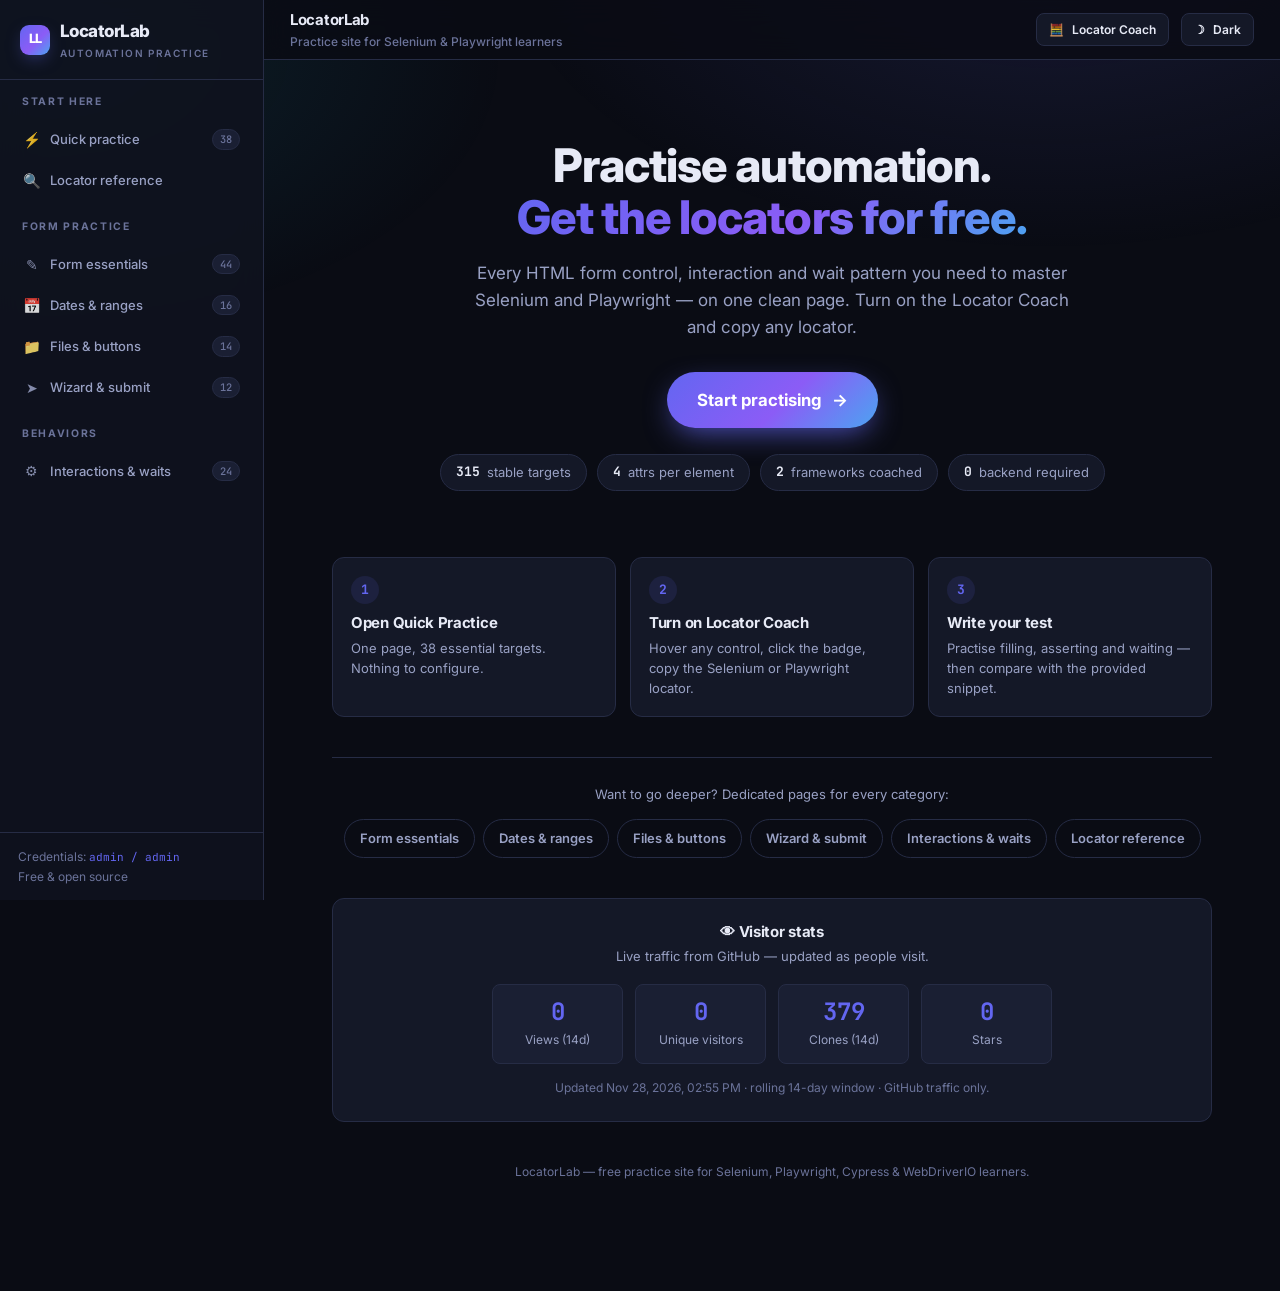
<file: index.html>
<!DOCTYPE html>
<html lang="en" data-theme="dark">
<head>
<meta charset="UTF-8">
<meta name="viewport" content="width=device-width, initial-scale=1">
<title>LocatorLab — Practice site for Selenium &amp; Playwright automation</title>
<meta name="description" content="A free practice website for automation learners. Every HTML form control, plus a Locator Coach that shows you the exact Selenium and Playwright locators for each element.">
<link rel="preconnect" href="https://fonts.googleapis.com">
<link rel="preconnect" href="https://fonts.gstatic.com" crossorigin>
<link href="https://fonts.googleapis.com/css2?family=Inter:wght@400;500;600;700;800&family=JetBrains+Mono:wght@400;600;700&display=swap" rel="stylesheet">
<link rel="stylesheet" href="assets/css/lab.css">
<link rel="icon" href="data:image/svg+xml,%3Csvg xmlns='http://www.w3.org/2000/svg' viewBox='0 0 32 32'%3E%3Crect width='32' height='32' rx='8' fill='%236366f1'/%3E%3Ctext x='16' y='22' font-family='monospace' font-size='16' font-weight='700' fill='white' text-anchor='middle'%3ELL%3C/text%3E%3C/svg%3E">
<style>
  .home-wrap { max-width: 880px; margin: 0 auto; }
  .home-hero { text-align: center; padding: 46px 0 12px; }
  .home-hero h1 {
    font-size: clamp(2rem, 5vw, 2.9rem); font-weight: 800; letter-spacing: -0.02em;
    line-height: 1.12; margin: 0 0 16px;
  }
  .home-hero h1 .grad {
    background: var(--grad); -webkit-background-clip: text; background-clip: text; color: transparent;
  }
  .home-hero p { color: var(--text-muted); font-size: var(--fs-lg); max-width: 620px; margin: 0 auto; line-height: 1.6; }
  .start-btn {
    display: inline-flex; align-items: center; gap: 10px; margin-top: 30px;
    padding: 15px 30px; border-radius: var(--r-full); font-size: 1.05rem; font-weight: 700;
    background: var(--grad); color: #fff; text-decoration: none; border: none; cursor: pointer;
    box-shadow: 0 10px 30px -8px #6366f1cc; transition: transform .16s var(--ease), box-shadow .16s var(--ease);
  }
  .start-btn:hover { transform: translateY(-2px); box-shadow: 0 16px 40px -8px #6366f1e6; }
  .start-btn .arw { transition: transform .16s var(--ease); }
  .start-btn:hover .arw { transform: translateX(4px); }
  .home-stats {
    display: flex; justify-content: center; gap: 10px; flex-wrap: wrap; margin-top: 26px;
  }
  .home-stats .pillx {
    display: inline-flex; align-items: center; gap: 7px; padding: 7px 15px;
    border: 1px solid var(--border); border-radius: var(--r-full);
    font-size: var(--fs-sm); color: var(--text-muted); background: var(--surface);
  }
  .home-stats .pillx b { color: var(--text); font-family: var(--mono); }
  .how {
    margin-top: 54px; display: grid; grid-template-columns: repeat(auto-fit, minmax(200px, 1fr)); gap: 14px;
  }
  .how .step {
    background: var(--surface); border: 1px solid var(--border); border-radius: var(--r-md);
    padding: 18px; text-align: left;
  }
  .how .step .n {
    display: inline-flex; align-items: center; justify-content: center; width: 28px; height: 28px;
    border-radius: var(--r-full); background: var(--brand-soft); color: var(--brand);
    font-family: var(--mono); font-weight: 700; font-size: var(--fs-sm); margin-bottom: 10px;
  }
  .how .step h3 { font-size: var(--fs-md); font-weight: 700; margin: 0 0 5px; }
  .how .step p { font-size: var(--fs-sm); color: var(--text-muted); margin: 0; line-height: 1.55; }
  .go-deeper {
    margin-top: 40px; text-align: center; padding-top: 26px; border-top: 1px solid var(--border);
  }
  .go-deeper p { color: var(--text-muted); font-size: var(--fs-sm); margin: 0 0 14px; }
  .deeper-links { display: flex; justify-content: center; gap: 8px; flex-wrap: wrap; }
  .deeper-links a {
    padding: 8px 15px; border: 1px solid var(--border); border-radius: var(--r-full);
    color: var(--text-muted); text-decoration: none; font-size: var(--fs-sm); font-weight: 600;
    transition: all .16s var(--ease);
  }
  .deeper-links a:hover { color: var(--text); border-color: var(--brand); background: var(--brand-soft); }
  .visitor {
    margin-top: 40px; text-align: center; padding: 24px 20px;
    background: var(--surface); border: 1px solid var(--border); border-radius: var(--r-md);
  }
  .visitor h3 { font-size: var(--fs-md); font-weight: 700; margin: 0 0 4px; }
  .visitor .sub { color: var(--text-muted); font-size: var(--fs-sm); margin: 0 0 18px; }
  .visitor .stats {
    display: grid; grid-template-columns: repeat(auto-fit, minmax(120px, 1fr));
    gap: 12px; max-width: 560px; margin: 0 auto;
  }
  .visitor .stat {
    background: var(--surface-2); border: 1px solid var(--border);
    border-radius: var(--r-sm); padding: 14px 10px;
  }
  .visitor .stat .v {
    font-family: var(--mono); font-size: 1.5rem; font-weight: 700;
    color: var(--brand); line-height: 1.1;
  }
  .visitor .stat .l { font-size: var(--fs-xs); color: var(--text-muted); margin-top: 4px; }
  .visitor .meta {
    font-size: var(--fs-xs); color: var(--text-faint); margin-top: 14px;
  }
  .foot { text-align: center; color: var(--text-faint); font-size: var(--fs-xs); margin-top: 40px; padding-bottom: 20px; }
</style>
</head>
<body>
<div class="app">

  <div class="scrim" id="scrim"></div>

  <aside class="sidebar" id="sidebar">
    <a class="brand" href="index.html">
      <span class="brand-mark">LL</span>
      <span>LocatorLab<small class="brand-sub">Automation Practice</small></span>
    </a>
    <nav class="nav" aria-label="Main">
      <div class="nav-group">
        <div class="nav-title">Start here</div>
        <a href="pages/quick-practice.html"><span class="nav-ico">&#9889;</span>Quick practice<span class="nav-count">38</span></a>
        <a href="pages/locator-reference.html"><span class="nav-ico">&#128269;</span>Locator reference</a>
      </div>
      <div class="nav-group">
        <div class="nav-title">Form practice</div>
        <a href="pages/form-essentials.html"><span class="nav-ico">&#9998;</span>Form essentials<span class="nav-count">44</span></a>
        <a href="pages/dates-ranges.html"><span class="nav-ico">&#128197;</span>Dates &amp; ranges<span class="nav-count">16</span></a>
        <a href="pages/files-buttons.html"><span class="nav-ico">&#128193;</span>Files &amp; buttons<span class="nav-count">14</span></a>
        <a href="pages/wizard-submit.html"><span class="nav-ico">&#10148;</span>Wizard &amp; submit<span class="nav-count">12</span></a>
      </div>
      <div class="nav-group">
        <div class="nav-title">Behaviors</div>
        <a href="pages/behaviors.html"><span class="nav-ico">&#9881;</span>Interactions &amp; waits<span class="nav-count">24</span></a>
      </div>
    </nav>
    <div class="sidebar-foot">
      Credentials: <code>admin / admin</code><br>
      Free &amp; open source
    </div>
  </aside>

  <div class="main">
    <header class="topbar">
      <button class="burger" id="burger" aria-label="Open navigation" aria-expanded="false" aria-controls="sidebar">&#9776;</button>
      <div class="topbar-title">LocatorLab<small>Practice site for Selenium &amp; Playwright learners</small></div>
      <div class="topbar-spacer"></div>
      <button class="btn btn-sm" data-coach-toggle aria-pressed="false">
        <span aria-hidden="true">&#129518;</span><span data-coach-label>Locator Coach</span>
      </button>
      <button class="btn btn-sm" data-theme-toggle aria-pressed="false" aria-label="Toggle color theme">
        <span data-theme-icon aria-hidden="true">&#9789;</span><span data-theme-label>Dark</span>
      </button>
    </header>

    <main class="content">
      <div class="home-wrap">

        <section class="home-hero">
          <h1>Practise automation.<br><span class="grad">Get the locators for free.</span></h1>
          <p>Every HTML form control, interaction and wait pattern you need to master Selenium
          and Playwright — on one clean page. Turn on the Locator Coach and copy any locator.</p>

          <a class="start-btn" href="pages/quick-practice.html">
            Start practising <span class="arw">&#8594;</span>
          </a>

          <div class="home-stats">
            <span class="pillx"><b>315</b> stable targets</span>
            <span class="pillx"><b>4</b> attrs per element</span>
            <span class="pillx"><b>2</b> frameworks coached</span>
            <span class="pillx"><b>0</b> backend required</span>
          </div>
        </section>

        <section class="how" aria-label="How it works">
          <div class="step">
            <div class="n">1</div>
            <h3>Open Quick Practice</h3>
            <p>One page, 38 essential targets. Nothing to configure.</p>
          </div>
          <div class="step">
            <div class="n">2</div>
            <h3>Turn on Locator Coach</h3>
            <p>Hover any control, click the badge, copy the Selenium or Playwright locator.</p>
          </div>
          <div class="step">
            <div class="n">3</div>
            <h3>Write your test</h3>
            <p>Practise filling, asserting and waiting — then compare with the provided snippet.</p>
          </div>
        </section>

        <section class="go-deeper">
          <p>Want to go deeper? Dedicated pages for every category:</p>
          <div class="deeper-links">
            <a href="pages/form-essentials.html">Form essentials</a>
            <a href="pages/dates-ranges.html">Dates &amp; ranges</a>
            <a href="pages/files-buttons.html">Files &amp; buttons</a>
            <a href="pages/wizard-submit.html">Wizard &amp; submit</a>
            <a href="pages/behaviors.html">Interactions &amp; waits</a>
            <a href="pages/locator-reference.html">Locator reference</a>
          </div>
        </section>

        <section class="visitor" aria-label="Site visitors">
          <h3>&#128065; Visitor stats</h3>
          <p class="sub">Live traffic from GitHub &mdash; updated as people visit.</p>
          <div class="stats" id="visitor-stats">
            <div class="stat"><div class="v" data-stat="views">—</div><div class="l">Views (14d)</div></div>
            <div class="stat"><div class="v" data-stat="unique-views">—</div><div class="l">Unique visitors</div></div>
            <div class="stat"><div class="v" data-stat="clones">—</div><div class="l">Clones (14d)</div></div>
            <div class="stat"><div class="v" data-stat="stars">—</div><div class="l">Stars</div></div>
          </div>
          <p class="meta" id="visitor-meta">Loading traffic…</p>
        </section>

        <p class="foot">LocatorLab — free practice site for Selenium, Playwright, Cypress &amp; WebDriverIO learners.</p>

      </div>
    </main>
  </div>
</div>

<script src="assets/js/main.js"></script>
<script src="assets/js/locator-coach.js"></script>
<script src="assets/js/home-stats.js"></script>
</body>
</html>
</file>
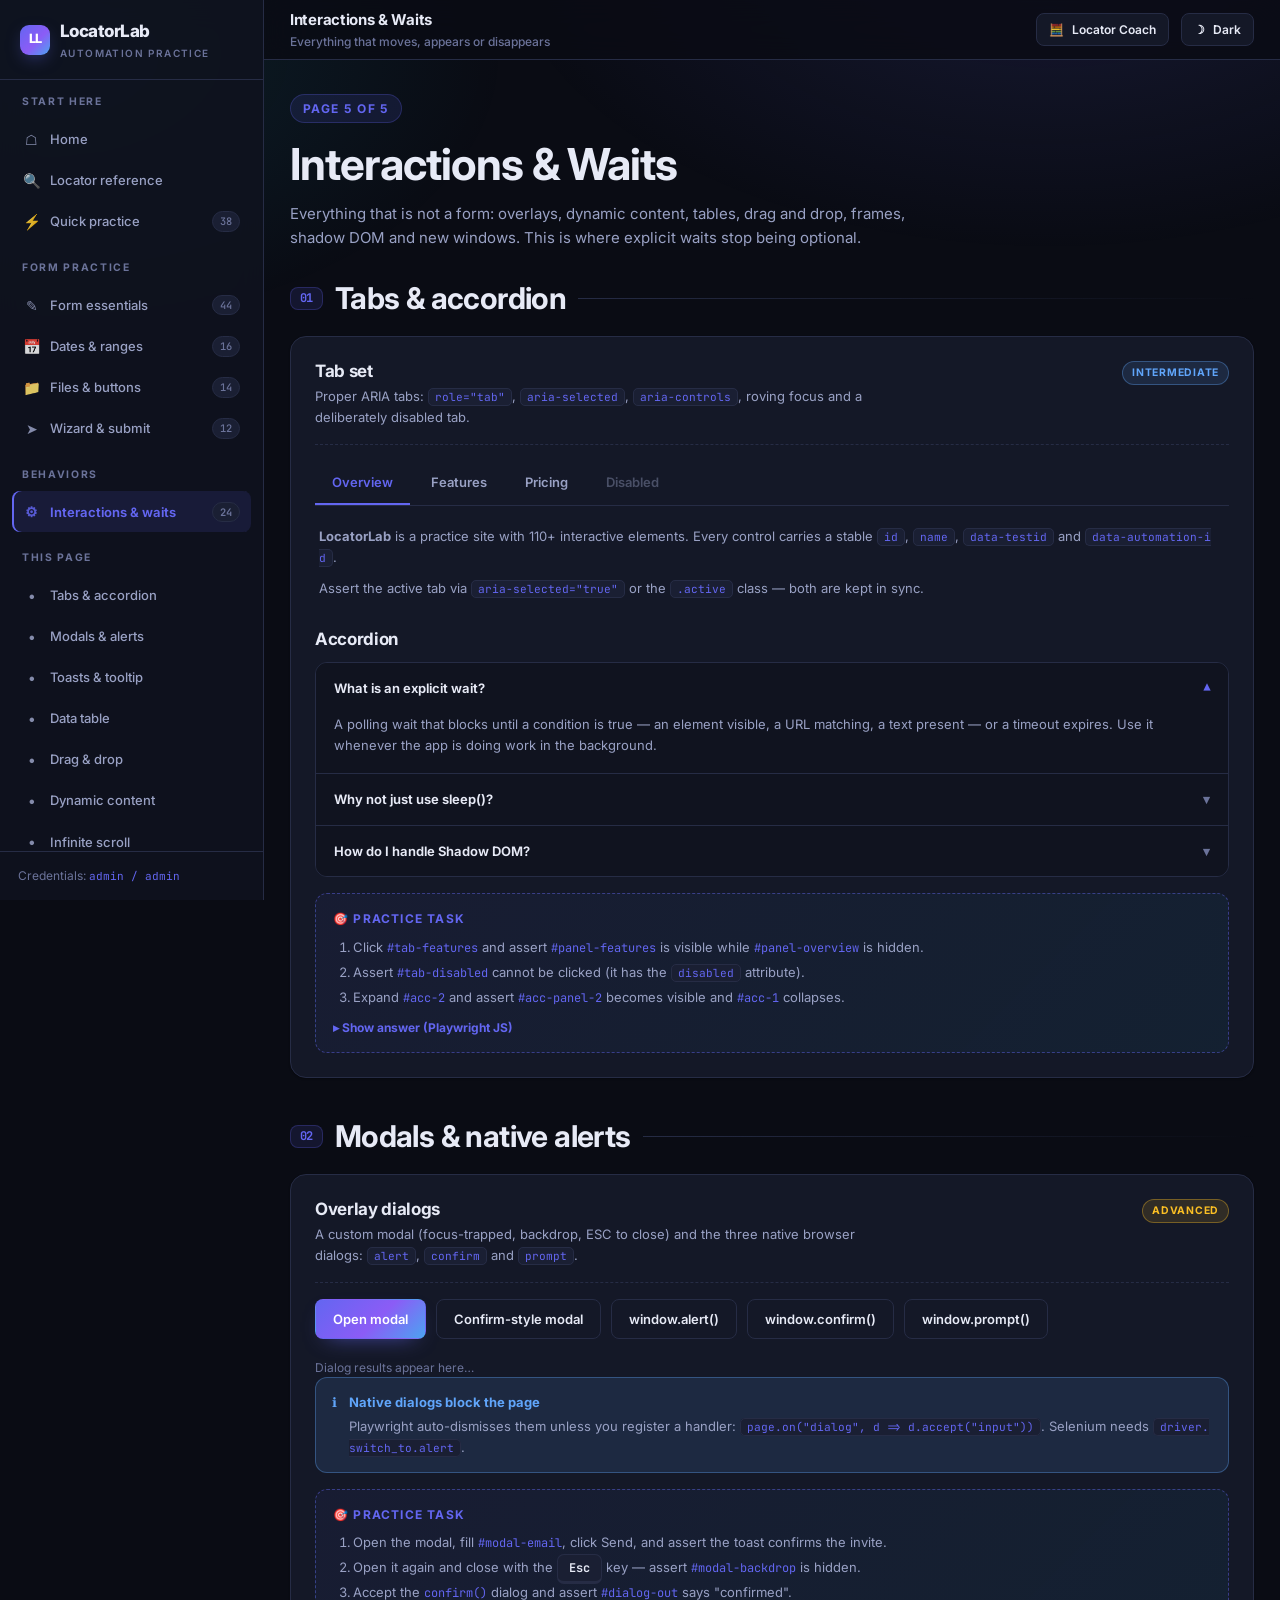
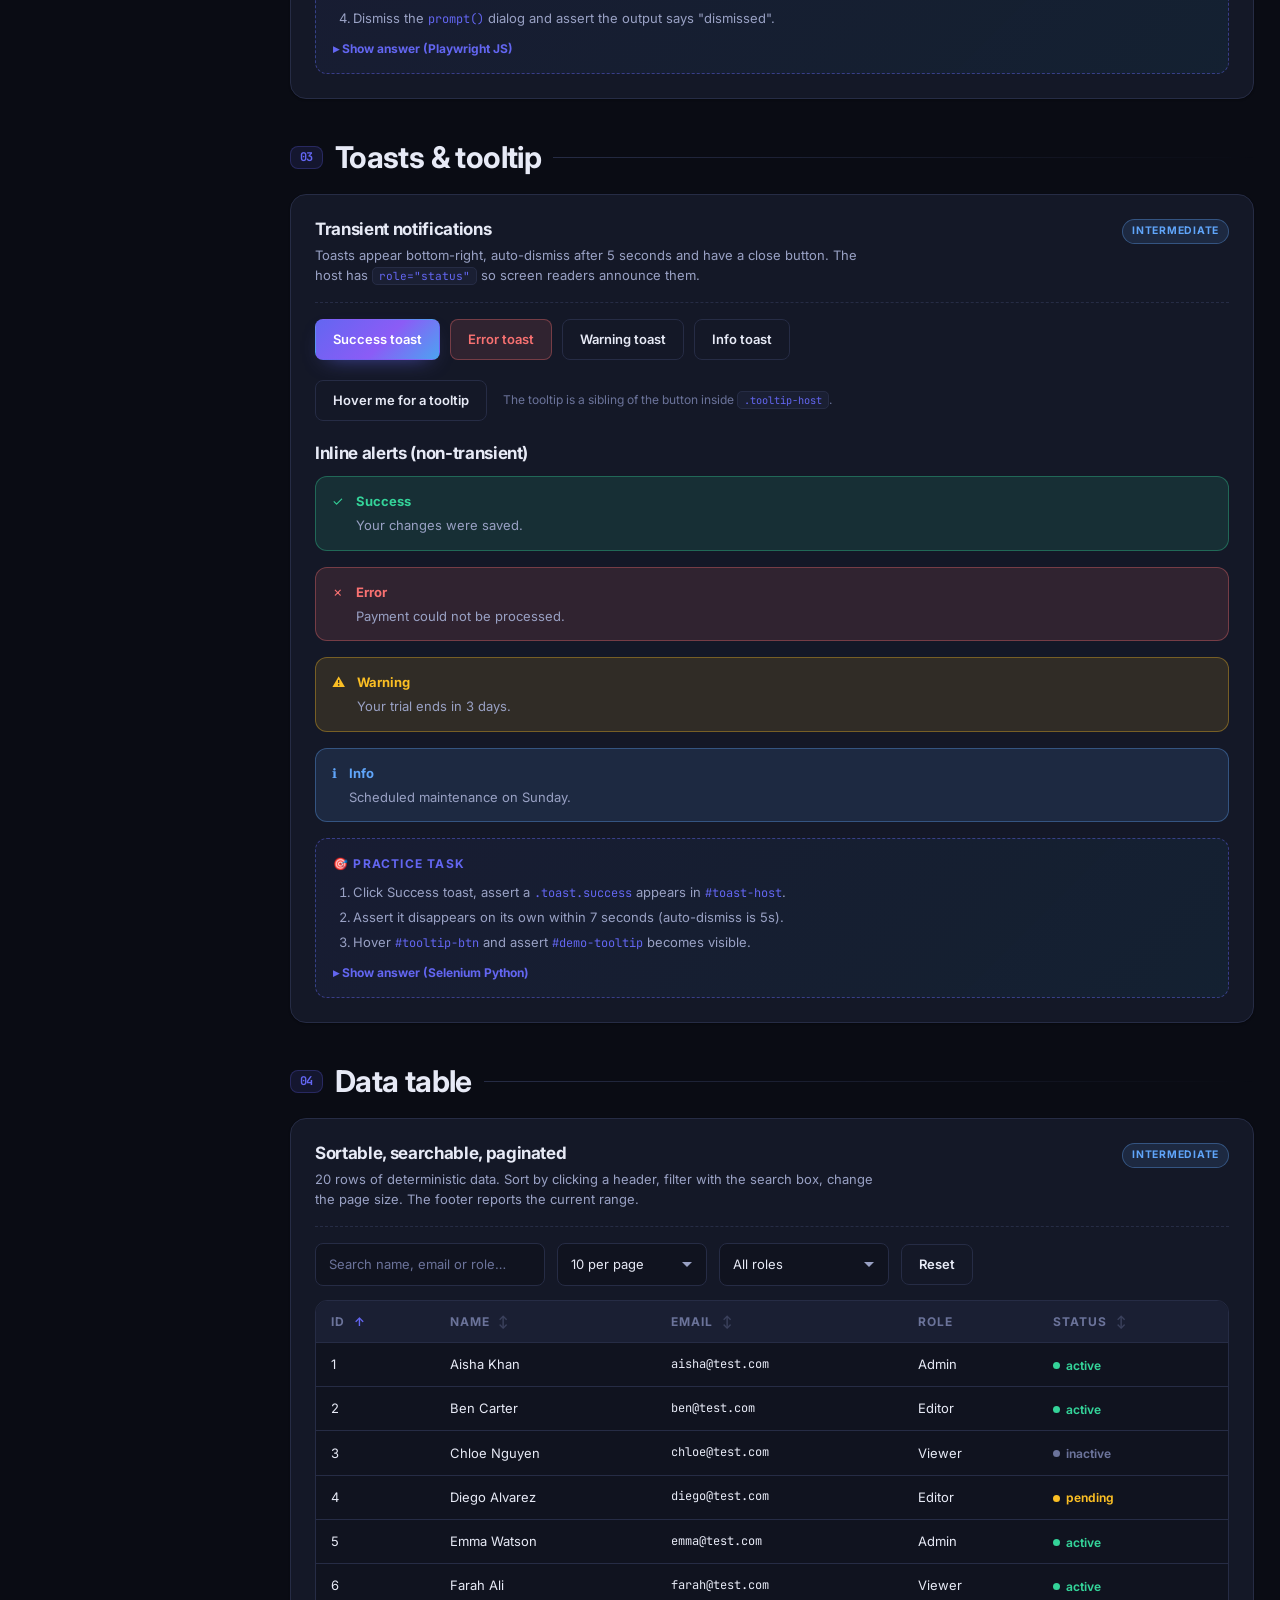
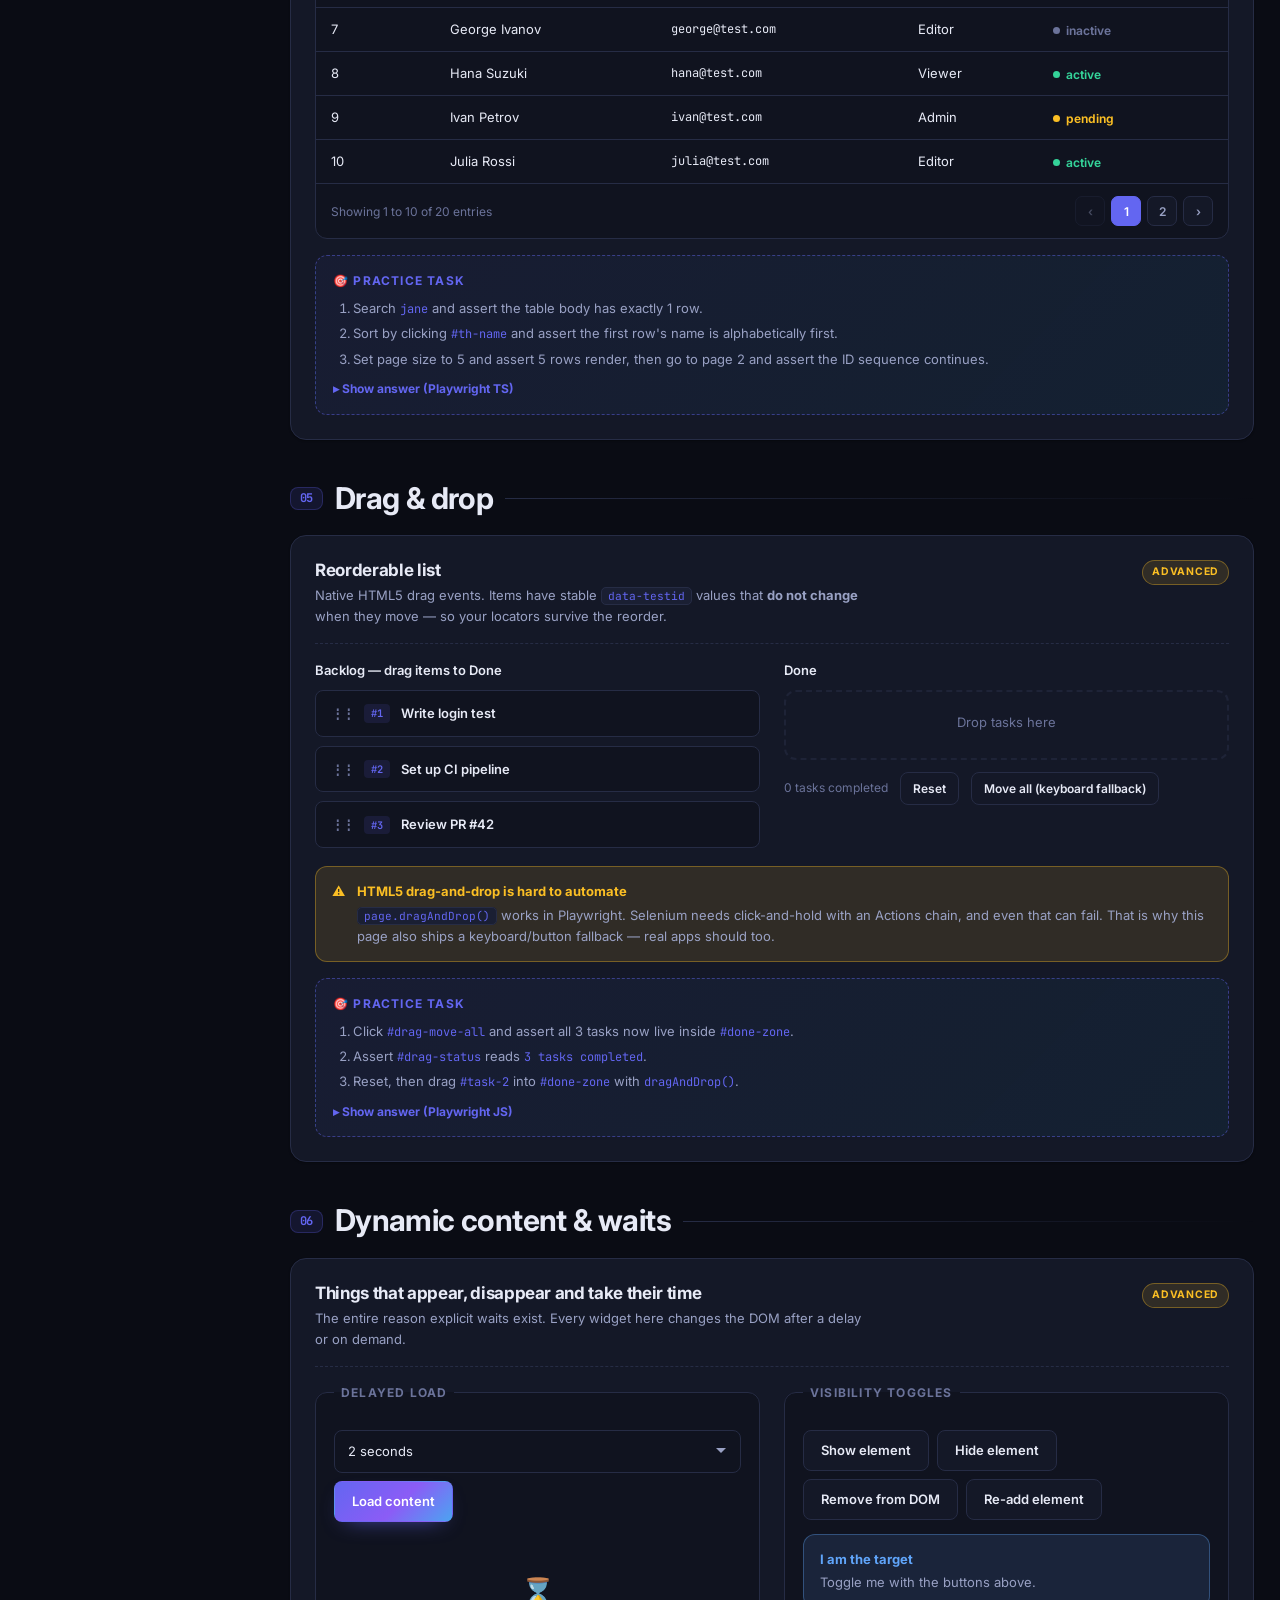
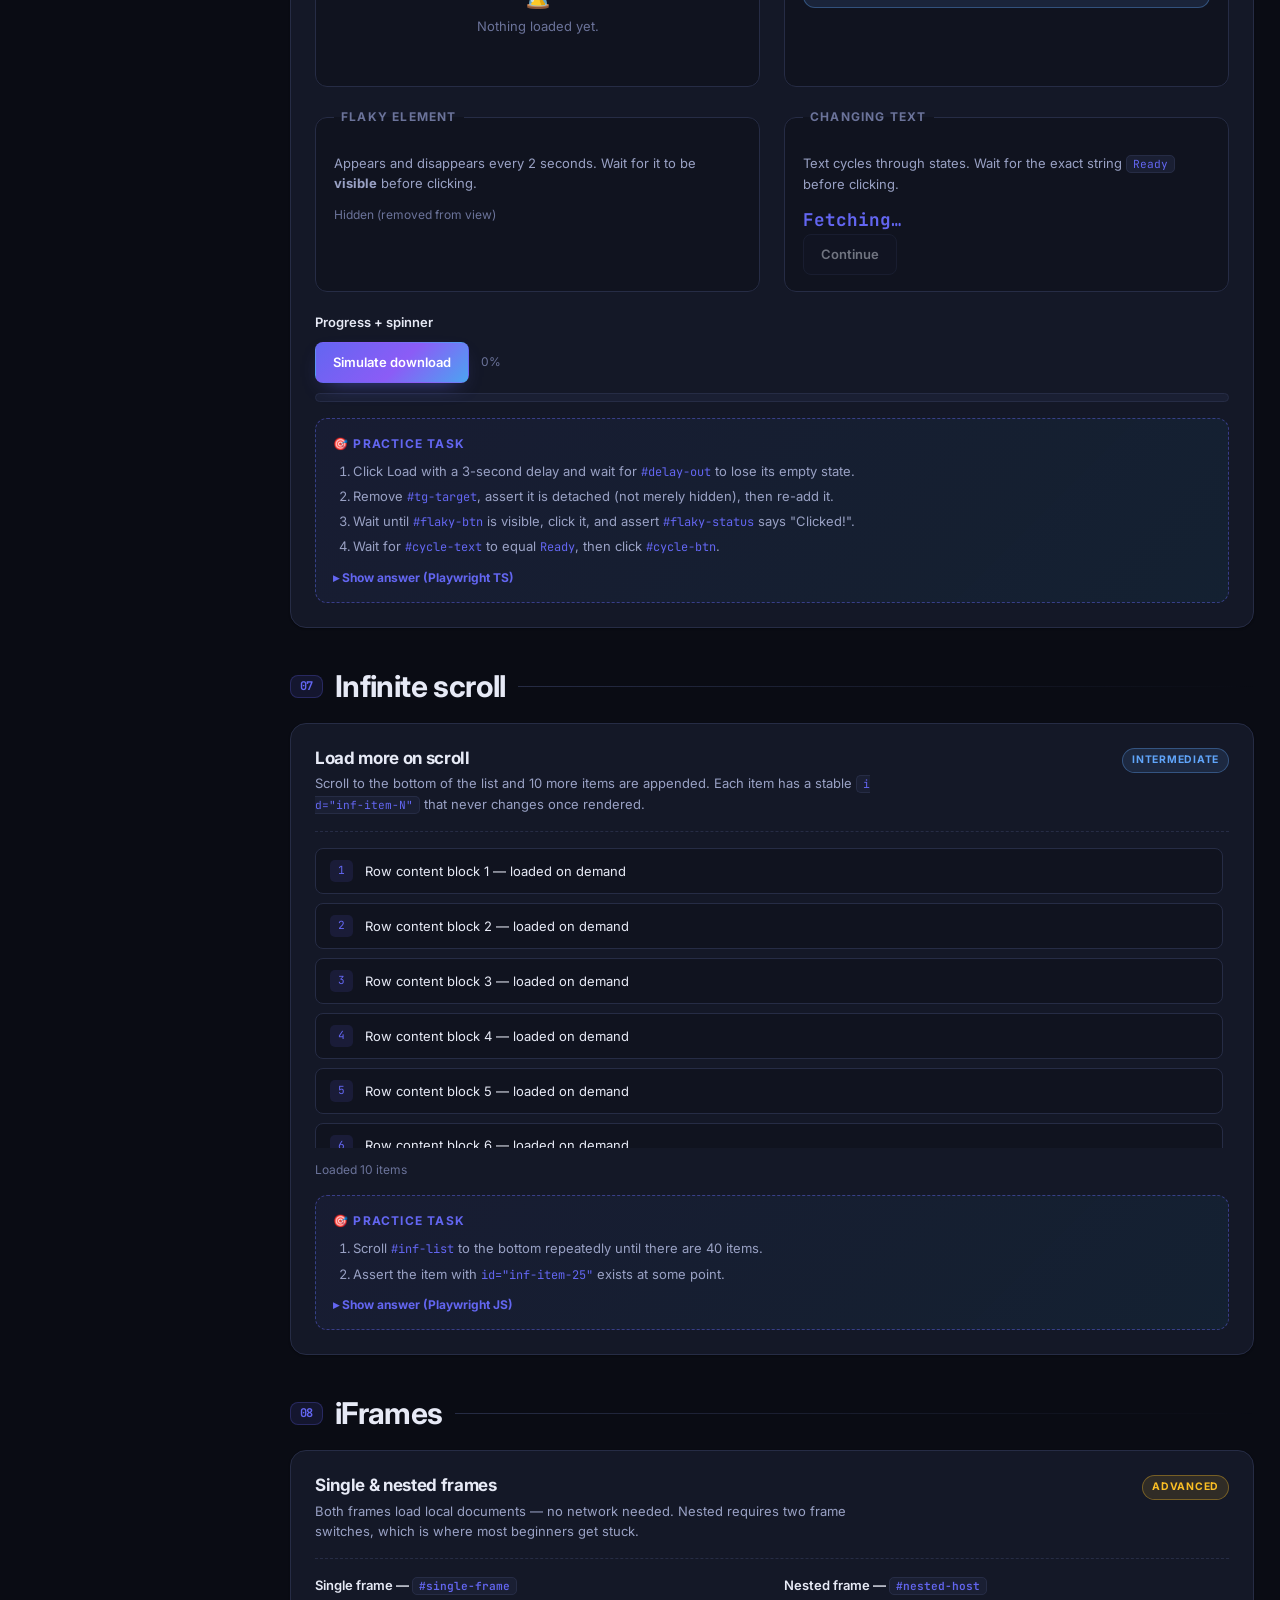
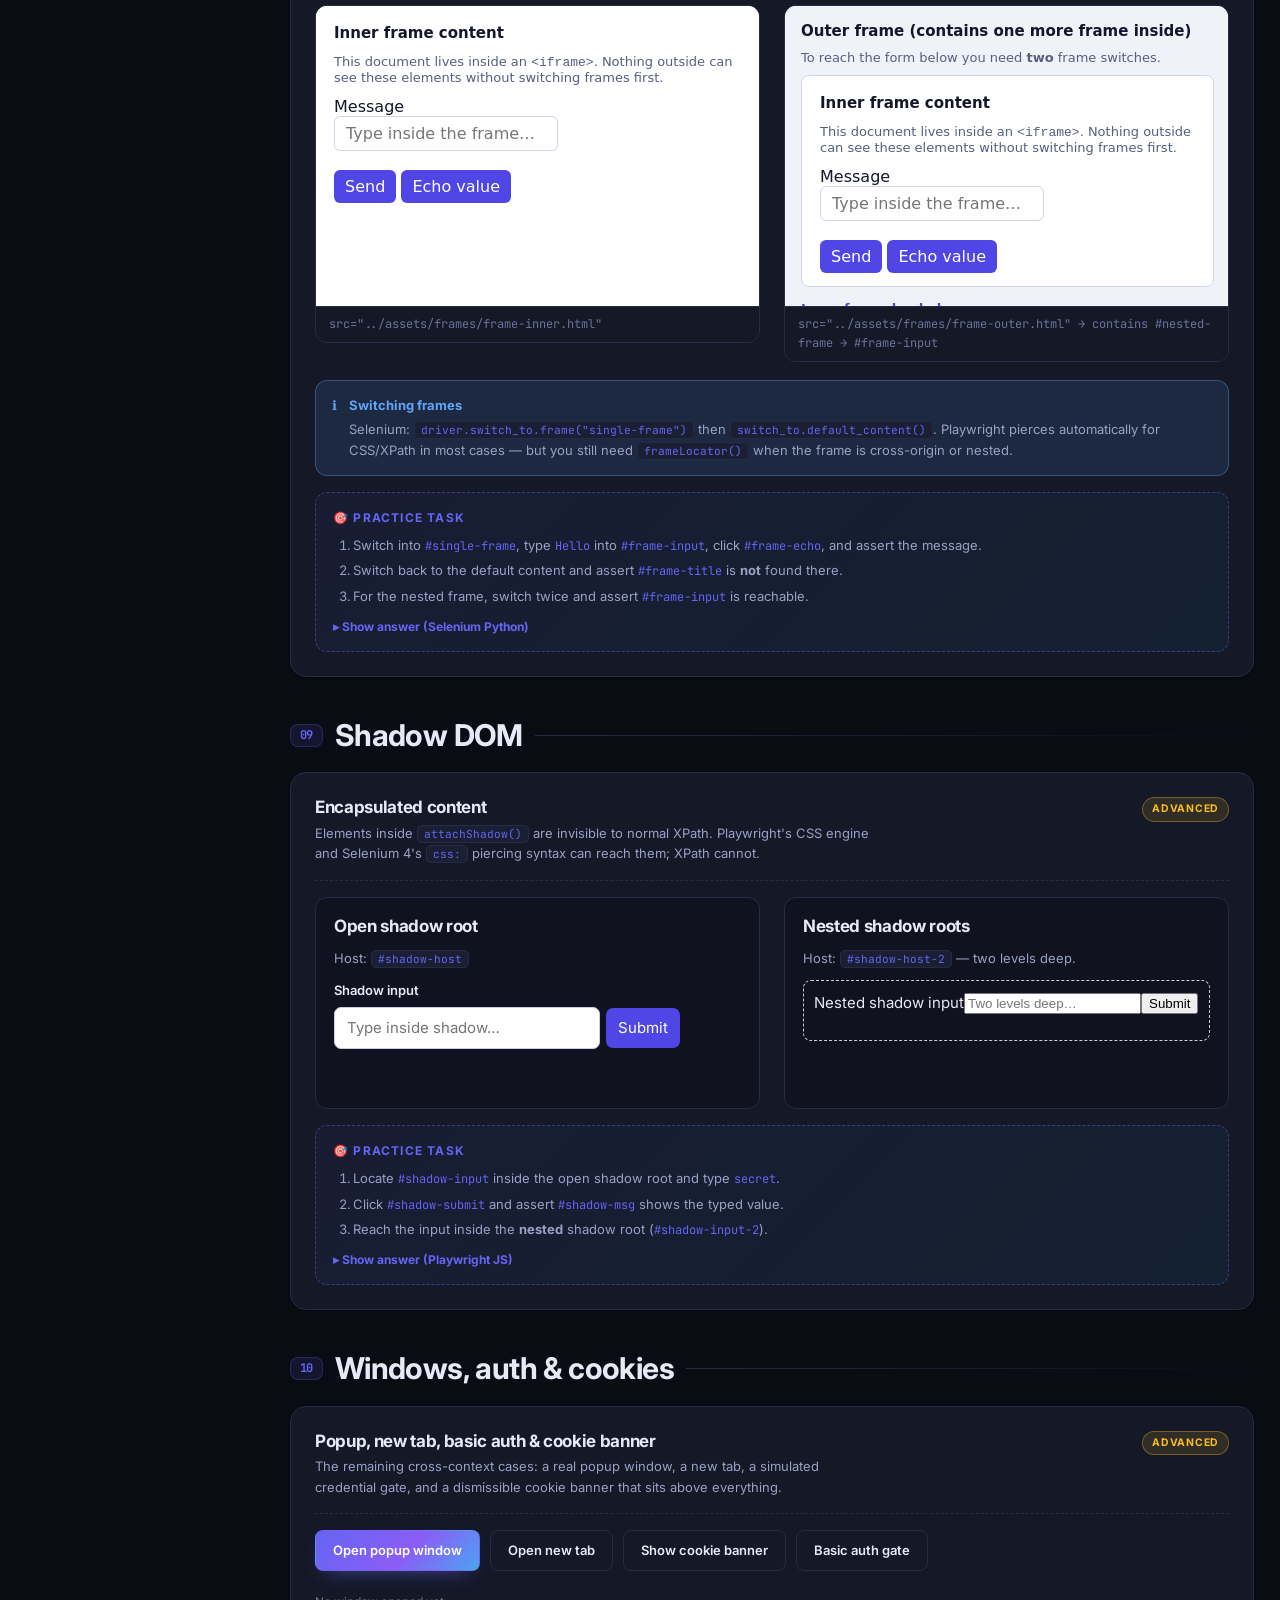
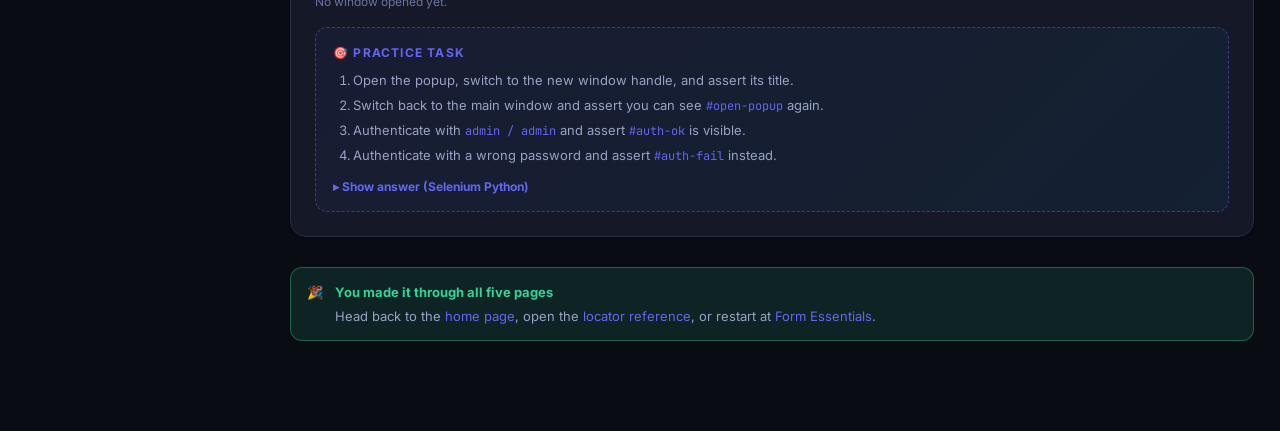
<file: pages/behaviors.html>
<!DOCTYPE html>
<html lang="en" data-theme="dark">
<head>
<meta charset="UTF-8">
<meta name="viewport" content="width=device-width, initial-scale=1">
<title>Interactions &amp; Waits — LocatorLab</title>
<meta name="description" content="Practice tabs, accordions, modals, JS alerts, toasts, tooltips, sortable tables, drag and drop, dynamic content, iframes, shadow DOM, new windows and cookie banners.">
<link rel="preconnect" href="https://fonts.googleapis.com">
<link rel="preconnect" href="https://fonts.gstatic.com" crossorigin>
<link href="https://fonts.googleapis.com/css2?family=Inter:wght@400;500;600;700;800&family=JetBrains+Mono:wght@400;600;700&display=swap" rel="stylesheet">
<link rel="stylesheet" href="../assets/css/lab.css">
<link rel="icon" href="data:image/svg+xml,%3Csvg xmlns='http://www.w3.org/2000/svg' viewBox='0 0 32 32'%3E%3Crect width='32' height='32' rx='8' fill='%236366f1'/%3E%3Ctext x='16' y='22' font-family='monospace' font-size='16' font-weight='700' fill='white' text-anchor='middle'%3ELL%3C/text%3E%3C/svg%3E">
</head>
<body>
<div class="app">

  <div class="scrim" id="scrim"></div>

  <aside class="sidebar" id="sidebar">
    <a class="brand" href="../index.html">
      <span class="brand-mark">LL</span>
      <span>LocatorLab<small class="brand-sub">Automation Practice</small></span>
    </a>
    <nav class="nav" aria-label="Main">
      <div class="nav-group">
        <div class="nav-title">Start here</div>
        <a href="../index.html"><span class="nav-ico">&#9750;</span>Home</a>
        <a href="locator-reference.html"><span class="nav-ico">&#128269;</span>Locator reference</a>
        <a href="quick-practice.html"><span class="nav-ico">&#9889;</span>Quick practice<span class="nav-count">38</span></a>
      </div>
      <div class="nav-group">
        <div class="nav-title">Form practice</div>
        <a href="form-essentials.html"><span class="nav-ico">&#9998;</span>Form essentials<span class="nav-count">44</span></a>
        <a href="dates-ranges.html"><span class="nav-ico">&#128197;</span>Dates &amp; ranges<span class="nav-count">16</span></a>
        <a href="files-buttons.html"><span class="nav-ico">&#128193;</span>Files &amp; buttons<span class="nav-count">14</span></a>
        <a href="wizard-submit.html"><span class="nav-ico">&#10148;</span>Wizard &amp; submit<span class="nav-count">12</span></a>
      </div>
      <div class="nav-group">
        <div class="nav-title">Behaviors</div>
        <a href="behaviors.html"><span class="nav-ico">&#9881;</span>Interactions &amp; waits<span class="nav-count">24</span></a>
      </div>
      <div class="nav-group">
        <div class="nav-title">This page</div>
        <a href="#tabs"><span class="nav-ico">&#8226;</span>Tabs &amp; accordion</a>
        <a href="#modals"><span class="nav-ico">&#8226;</span>Modals &amp; alerts</a>
        <a href="#toasts"><span class="nav-ico">&#8226;</span>Toasts &amp; tooltip</a>
        <a href="#table"><span class="nav-ico">&#8226;</span>Data table</a>
        <a href="#drag"><span class="nav-ico">&#8226;</span>Drag &amp; drop</a>
        <a href="#dynamic"><span class="nav-ico">&#8226;</span>Dynamic content</a>
        <a href="#scroll"><span class="nav-ico">&#8226;</span>Infinite scroll</a>
        <a href="#frames"><span class="nav-ico">&#8226;</span>iFrames</a>
        <a href="#shadow"><span class="nav-ico">&#8226;</span>Shadow DOM</a>
        <a href="#windows"><span class="nav-ico">&#8226;</span>Windows &amp; auth</a>
      </div>
    </nav>
    <div class="sidebar-foot">Credentials: <code>admin / admin</code></div>
  </aside>

  <div class="main">
    <header class="topbar">
      <button class="burger" id="burger" aria-label="Open navigation" aria-expanded="false" aria-controls="sidebar">&#9776;</button>
      <div class="topbar-title">Interactions &amp; Waits<small>Everything that moves, appears or disappears</small></div>
      <div class="topbar-spacer"></div>
      <button class="btn btn-sm" data-coach-toggle aria-pressed="false">
        <span aria-hidden="true">&#129518;</span><span data-coach-label>Locator Coach</span>
      </button>
      <button class="btn btn-sm" data-theme-toggle aria-pressed="false" aria-label="Toggle color theme">
        <span data-theme-icon aria-hidden="true">&#9789;</span><span data-theme-label>Dark</span>
      </button>
    </header>

    <main class="content">

      <div class="page-head">
        <span class="eyebrow">Page 5 of 5</span>
        <h1>Interactions &amp; Waits</h1>
        <p>Everything that is not a form: overlays, dynamic content, tables, drag and drop, frames,
        shadow DOM and new windows. This is where explicit waits stop being optional.</p>
      </div>

      <!-- ============ TABS ============ -->
      <h2 class="section-title" id="tabs"><span class="section-num">01</span>Tabs &amp; accordion</h2>

      <div class="card" data-reveal>
        <div class="card-head">
          <div class="grow">
            <h3>Tab set</h3>
            <p>Proper ARIA tabs: <code class="inline-code">role="tab"</code>,
            <code class="inline-code">aria-selected</code>, <code class="inline-code">aria-controls</code>,
            roving focus and a deliberately disabled tab.</p>
          </div>
          <span class="badge badge-int">Intermediate</span>
        </div>

        <div class="tabs" role="tablist" aria-label="Product info" id="tab-list">
          <button type="button" class="tab" role="tab" id="tab-overview" data-tab="overview"
                  data-testid="tab-overview" data-automation-id="tab-overview" aria-selected="true" aria-controls="panel-overview">Overview</button>
          <button type="button" class="tab" role="tab" id="tab-features" data-tab="features"
                  data-testid="tab-features" data-automation-id="tab-features" aria-selected="false" aria-controls="panel-features">Features</button>
          <button type="button" class="tab" role="tab" id="tab-pricing" data-tab="pricing"
                  data-testid="tab-pricing" data-automation-id="tab-pricing" aria-selected="false" aria-controls="panel-pricing">Pricing</button>
          <button type="button" class="tab" role="tab" id="tab-disabled" data-tab="disabled"
                  data-testid="tab-disabled" data-automation-id="tab-disabled" aria-selected="false" disabled>Disabled</button>
        </div>
        <div class="tab-panel" role="tabpanel" id="panel-overview" aria-labelledby="tab-overview" data-panel="overview">
          <p><b>LocatorLab</b> is a practice site with 110+ interactive elements. Every control carries a
          stable <code class="inline-code">id</code>, <code class="inline-code">name</code>,
          <code class="inline-code">data-testid</code> and <code class="inline-code">data-automation-id</code>.</p>
          <p style="margin-top:10px">Assert the active tab via <code class="inline-code">aria-selected="true"</code> or
          the <code class="inline-code">.active</code> class — both are kept in sync.</p>
        </div>
        <div class="tab-panel" role="tabpanel" id="panel-features" aria-labelledby="tab-features" data-panel="features" hidden>
          <ul style="padding-left:20px;line-height:1.9">
            <li>Locator Coach overlay with Selenium &amp; Playwright snippets</li>
            <li>Every native date/time input type plus custom pickers</li>
            <li>Sortable, searchable, paginated data table</li>
            <li>iFrames, nested frames and Shadow DOM</li>
          </ul>
        </div>
        <div class="tab-panel" role="tabpanel" id="panel-pricing" aria-labelledby="tab-pricing" data-panel="pricing" hidden>
          <p><b>Free.</b> Always. No signup, no backend, no ads.</p>
          <p style="margin-top:10px">Self-host it: it is a static folder with zero dependencies.</p>
        </div>

        <div style="margin-top:26px">
          <h4 style="margin-bottom:12px">Accordion</h4>
          <div class="accordion" id="faq">
            <div class="acc-item">
              <button type="button" class="acc-trigger" id="acc-1" data-testid="acc-1" data-automation-id="acc-1"
                      aria-expanded="true" aria-controls="acc-panel-1">
                <span>What is an explicit wait?</span><span class="chev" aria-hidden="true">&#9662;</span>
              </button>
              <div class="acc-panel" id="acc-panel-1" role="region" aria-labelledby="acc-1">
                A polling wait that blocks until a condition is true — an element visible, a URL
                matching, a text present — or a timeout expires. Use it whenever the app is doing
                work in the background.
              </div>
            </div>
            <div class="acc-item">
              <button type="button" class="acc-trigger" id="acc-2" data-testid="acc-2" data-automation-id="acc-2"
                      aria-expanded="false" aria-controls="acc-panel-2">
                <span>Why not just use sleep()?</span><span class="chev" aria-hidden="true">&#9662;</span>
              </button>
              <div class="acc-panel" id="acc-panel-2" role="region" aria-labelledby="acc-2" hidden>
                Because it is either too short (flaky) or too slow (your suite crawls). A fixed sleep
                waits the same amount whether the element is ready or never coming.
              </div>
            </div>
            <div class="acc-item">
              <button type="button" class="acc-trigger" id="acc-3" data-testid="acc-3" data-automation-id="acc-3"
                      aria-expanded="false" aria-controls="acc-panel-3">
                <span>How do I handle Shadow DOM?</span><span class="chev" aria-hidden="true">&#9662;</span>
              </button>
              <div class="acc-panel" id="acc-panel-3" role="region" aria-labelledby="acc-3" hidden>
                CSS selectors pierce shadow boundaries in Playwright and Selenium 4's
                <code class="inline-code">css: >>> </code> piercing combinator. XPath does not cross
                the boundary — you must pierce step by step.
              </div>
            </div>
          </div>
        </div>

        <div class="task">
          <div class="task-head">&#127919; Practice task</div>
          <ol>
            <li>Click <code>#tab-features</code> and assert <code>#panel-features</code> is visible while <code>#panel-overview</code> is hidden.</li>
            <li>Assert <code>#tab-disabled</code> cannot be clicked (it has the <code class="inline-code">disabled</code> attribute).</li>
            <li>Expand <code>#acc-2</code> and assert <code>#acc-panel-2</code> becomes visible and <code>#acc-1</code> collapses.</li>
          </ol>
          <details>
            <summary>Show answer (Playwright JS)</summary>
<pre class="code">await page.getByTestId("tab-features").click();
await expect(page.locator("#panel-features")).toBeVisible();
await expect(page.locator("#panel-overview")).toBeHidden();
await expect(page.getByTestId("tab-disabled")).toBeDisabled();

await page.getByTestId("acc-2").click();
await expect(page.locator("#acc-panel-2")).toBeVisible();
await expect(page.getByTestId("acc-1")).toHaveAttribute("aria-expanded", "false");</pre>
          </details>
        </div>
      </div>

      <!-- ============ MODALS ============ -->
      <h2 class="section-title" id="modals"><span class="section-num">02</span>Modals &amp; native alerts</h2>

      <div class="card" data-reveal>
        <div class="card-head">
          <div class="grow">
            <h3>Overlay dialogs</h3>
            <p>A custom modal (focus-trapped, backdrop, ESC to close) and the three native browser
            dialogs: <code class="inline-code">alert</code>, <code class="inline-code">confirm</code> and
            <code class="inline-code">prompt</code>.</p>
          </div>
          <span class="badge badge-adv">Advanced</span>
        </div>

        <div class="row" style="gap:10px;margin-bottom:20px">
          <button type="button" class="btn btn-primary" id="open-modal" data-testid="open-modal" data-automation-id="open-modal">Open modal</button>
          <button type="button" class="btn" id="open-modal-confirm" data-testid="open-modal-confirm" data-automation-id="open-modal-confirm">Confirm-style modal</button>
          <button type="button" class="btn" id="js-alert" data-testid="js-alert" data-automation-id="js-alert">window.alert()</button>
          <button type="button" class="btn" id="js-confirm" data-testid="js-confirm" data-automation-id="js-confirm">window.confirm()</button>
          <button type="button" class="btn" id="js-prompt" data-testid="js-prompt" data-automation-id="js-prompt">window.prompt()</button>
        </div>

        <p class="hint" role="status" id="dialog-out">Dialog results appear here…</p>

        <div class="modal-backdrop" id="modal-backdrop">
          <div class="modal" role="dialog" aria-modal="true" aria-labelledby="modal-title" id="demo-modal">
            <div class="modal-head">
              <h4 id="modal-title">Invite a teammate</h4>
              <button type="button" class="icon-btn" id="modal-x" aria-label="Close modal">&times;</button>
            </div>
            <div class="modal-body">
              <div class="field">
                <label for="modal-email">Teammate email</label>
                <input type="email" id="modal-email" name="inviteEmail" data-testid="modal-email"
                       data-automation-id="modal-email" placeholder="teammate@company.com">
              </div>
              <div class="field" style="margin-top:14px">
                <label for="modal-role">Role</label>
                <select id="modal-role" name="inviteRole" data-testid="modal-role" data-automation-id="modal-role">
                  <option value="viewer">Viewer</option>
                  <option value="editor">Editor</option>
                  <option value="admin">Admin</option>
                </select>
              </div>
            </div>
            <div class="modal-foot">
              <button type="button" class="btn" id="modal-cancel" data-testid="modal-cancel" data-automation-id="modal-cancel">Cancel</button>
              <button type="button" class="btn btn-primary" id="modal-send" data-testid="modal-send" data-automation-id="modal-send">Send invite</button>
            </div>
          </div>
        </div>

        <div class="alert alert-info">
          <span aria-hidden="true">&#8505;</span>
          <div><strong>Native dialogs block the page</strong>
          <p>Playwright auto-dismisses them unless you register a handler:
          <code class="inline-code">page.on("dialog", d =&gt; d.accept("input"))</code>.
          Selenium needs <code class="inline-code">driver.switch_to.alert</code>.</p></div>
        </div>

        <div class="task">
          <div class="task-head">&#127919; Practice task</div>
          <ol>
            <li>Open the modal, fill <code>#modal-email</code>, click Send, and assert the toast confirms the invite.</li>
            <li>Open it again and close with the <kbd class="key">Esc</kbd> key — assert <code>#modal-backdrop</code> is hidden.</li>
            <li>Accept the <code>confirm()</code> dialog and assert <code>#dialog-out</code> says "confirmed".</li>
            <li>Dismiss the <code>prompt()</code> dialog and assert the output says "dismissed".</li>
          </ol>
          <details>
            <summary>Show answer (Playwright JS)</summary>
<pre class="code">await page.getByTestId("open-modal").click();
await page.getByTestId("modal-email").fill("peer@company.com");
await page.getByTestId("modal-send").click();
await expect(page.locator("#modal-backdrop")).toBeHidden();

page.once("dialog", (d) =&gt; d.accept());
await page.getByTestId("js-confirm").click();
await expect(page.locator("#dialog-out")).toContainText("confirmed");</pre>
          </details>
        </div>
      </div>

      <!-- ============ TOASTS ============ -->
      <h2 class="section-title" id="toasts"><span class="section-num">03</span>Toasts &amp; tooltip</h2>

      <div class="card" data-reveal>
        <div class="card-head">
          <div class="grow">
            <h3>Transient notifications</h3>
            <p>Toasts appear bottom-right, auto-dismiss after 5 seconds and have a close button.
            The host has <code class="inline-code">role="status"</code> so screen readers announce them.</p>
          </div>
          <span class="badge badge-int">Intermediate</span>
        </div>

        <div class="row" style="gap:10px;margin-bottom:20px">
          <button type="button" class="btn btn-primary" id="toast-success" data-testid="toast-success" data-automation-id="toast-success">Success toast</button>
          <button type="button" class="btn btn-danger" id="toast-error" data-testid="toast-error" data-automation-id="toast-error">Error toast</button>
          <button type="button" class="btn" id="toast-warning" data-testid="toast-warning" data-automation-id="toast-warning">Warning toast</button>
          <button type="button" class="btn" id="toast-info" data-testid="toast-info" data-automation-id="toast-info">Info toast</button>
        </div>

        <div class="row" style="gap:16px">
          <div class="tooltip-host">
            <button type="button" class="btn" id="tooltip-btn" data-testid="tooltip-btn" data-automation-id="tooltip-btn">Hover me for a tooltip</button>
            <span class="tooltip" id="demo-tooltip" role="tooltip" data-testid="demo-tooltip" data-automation-id="demo-tooltip">Keyboard accessible — try tabbing</span>
          </div>
          <span class="hint">The tooltip is a sibling of the button inside <code class="inline-code">.tooltip-host</code>.</span>
        </div>

        <div style="margin-top:22px">
          <h4 style="margin-bottom:12px">Inline alerts (non-transient)</h4>
          <div class="stack">
            <div class="alert alert-success" data-testid="alert-success" data-automation-id="alert-success"><span aria-hidden="true">&#10003;</span><div><strong>Success</strong><p>Your changes were saved.</p></div></div>
            <div class="alert alert-error" data-testid="alert-error" data-automation-id="alert-error"><span aria-hidden="true">&#10007;</span><div><strong>Error</strong><p>Payment could not be processed.</p></div></div>
            <div class="alert alert-warning" data-testid="alert-warning" data-automation-id="alert-warning"><span aria-hidden="true">&#9888;</span><div><strong>Warning</strong><p>Your trial ends in 3 days.</p></div></div>
            <div class="alert alert-info" data-testid="alert-info" data-automation-id="alert-info"><span aria-hidden="true">&#8505;</span><div><strong>Info</strong><p>Scheduled maintenance on Sunday.</p></div></div>
          </div>
        </div>

        <div class="task">
          <div class="task-head">&#127919; Practice task</div>
          <ol>
            <li>Click Success toast, assert a <code>.toast.success</code> appears in <code>#toast-host</code>.</li>
            <li>Assert it disappears on its own within 7 seconds (auto-dismiss is 5s).</li>
            <li>Hover <code>#tooltip-btn</code> and assert <code>#demo-tooltip</code> becomes visible.</li>
          </ol>
          <details>
            <summary>Show answer (Selenium Python)</summary>
<pre class="code">from selenium.webdriver.support.ui import WebDriverWait
from selenium.webdriver.support import expected_conditions as EC

driver.find_element(By.ID, "toast-success").click()
WebDriverWait(driver, 5).until(
    EC.visibility_of_element_located((By.CSS_SELECTOR, ".toast.success"))
)
WebDriverWait(driver, 8).until(
    EC.invisibility_of_element_located((By.CSS_SELECTOR, ".toast.success"))
)</pre>
          </details>
        </div>
      </div>

      <!-- ============ TABLE ============ -->
      <h2 class="section-title" id="table"><span class="section-num">04</span>Data table</h2>

      <div class="card" data-reveal>
        <div class="card-head">
          <div class="grow">
            <h3>Sortable, searchable, paginated</h3>
            <p>20 rows of deterministic data. Sort by clicking a header, filter with the search box,
            change the page size. The footer reports the current range.</p>
          </div>
          <span class="badge badge-int">Intermediate</span>
        </div>

        <div class="row" style="margin-bottom:14px">
          <div class="field" style="max-width:260px;margin:0">
            <label for="table-search" class="hidden-vis">Search users</label>
            <input type="search" id="table-search" name="tableSearch" data-testid="table-search"
                   data-automation-id="table-search" placeholder="Search name, email or role…">
          </div>
          <div class="field" style="width:150px;margin:0">
            <label for="table-size" class="hidden-vis">Rows per page</label>
            <select id="table-size" name="tableSize" data-testid="table-size" data-automation-id="table-size">
              <option value="5">5 per page</option>
              <option value="10" selected>10 per page</option>
              <option value="20">20 per page</option>
            </select>
          </div>
          <div class="field" style="width:170px;margin:0">
            <label for="table-role" class="hidden-vis">Filter by role</label>
            <select id="table-role" name="tableRole" data-testid="table-role" data-automation-id="table-role">
              <option value="">All roles</option>
              <option value="Admin">Admin</option>
              <option value="Editor">Editor</option>
              <option value="Viewer">Viewer</option>
            </select>
          </div>
          <button type="button" class="btn" id="table-reset" data-testid="table-reset" data-automation-id="table-reset">Reset</button>
        </div>

        <div class="table-wrap">
          <table class="data" id="user-table" data-testid="user-table" data-automation-id="user-table">
            <thead>
              <tr>
                <th scope="col" class="sortable" data-sort="id" data-testid="th-id" data-automation-id="th-id" aria-sort="ascending">ID <span class="arrow">&#8593;</span></th>
                <th scope="col" class="sortable" data-sort="name" data-testid="th-name" data-automation-id="th-name">Name <span class="arrow">&#8597;</span></th>
                <th scope="col" class="sortable" data-sort="email" data-testid="th-email" data-automation-id="th-email">Email <span class="arrow">&#8597;</span></th>
                <th scope="col">Role</th>
                <th scope="col" class="sortable" data-sort="status" data-testid="th-status" data-automation-id="th-status">Status <span class="arrow">&#8597;</span></th>
              </tr>
            </thead>
            <tbody id="table-body"></tbody>
          </table>
          <div class="table-foot">
            <span id="table-info" role="status">Showing 0 entries</span>
            <div class="pager" id="table-pager"></div>
          </div>
        </div>

        <div class="task">
          <div class="task-head">&#127919; Practice task</div>
          <ol>
            <li>Search <code>jane</code> and assert the table body has exactly 1 row.</li>
            <li>Sort by clicking <code>#th-name</code> and assert the first row's name is alphabetically first.</li>
            <li>Set page size to 5 and assert 5 rows render, then go to page 2 and assert the ID sequence continues.</li>
          </ol>
          <details>
            <summary>Show answer (Playwright TS)</summary>
<pre class="code">await page.getByTestId("table-search").fill("jane");
await expect(page.locator("#table-body tr")).toHaveCount(1);

await page.getByTestId("table-search").fill("");
await page.getByTestId("th-name").click();
const first = await page.locator("#table-body tr td").first().innerText();
// first cell is ID; read the Name cell (2nd) instead
const name = await page.locator("#table-body tr").first().locator("td").nth(1).innerText();
expect(name.toLowerCase()).toBe("aisha khan");</pre>
          </details>
        </div>
      </div>

      <!-- ============ DRAG & DROP ============ -->
      <h2 class="section-title" id="drag"><span class="section-num">05</span>Drag &amp; drop</h2>

      <div class="card" data-reveal>
        <div class="card-head">
          <div class="grow">
            <h3>Reorderable list</h3>
            <p>Native HTML5 drag events. Items have stable <code class="inline-code">data-testid</code>
            values that <b>do not change</b> when they move — so your locators survive the reorder.</p>
          </div>
          <span class="badge badge-adv">Advanced</span>
        </div>

        <div class="grid grid-2">
          <div>
            <span class="field-label" style="display:block;margin-bottom:9px">Backlog — drag items to Done</span>
            <div class="drag-list" id="todo-zone" data-testid="todo-zone" data-automation-id="todo-zone">
              <div class="drag-item" draggable="true" id="task-1" data-testid="task-1" data-automation-id="task-1">
                <span class="grip" aria-hidden="true">⋮⋮</span><span class="id">#1</span><span>Write login test</span>
              </div>
              <div class="drag-item" draggable="true" id="task-2" data-testid="task-2" data-automation-id="task-2">
                <span class="grip" aria-hidden="true">⋮⋮</span><span class="id">#2</span><span>Set up CI pipeline</span>
              </div>
              <div class="drag-item" draggable="true" id="task-3" data-testid="task-3" data-automation-id="task-3">
                <span class="grip" aria-hidden="true">⋮⋮</span><span class="id">#3</span><span>Review PR #42</span>
              </div>
            </div>
          </div>
          <div>
            <span class="field-label" style="display:block;margin-bottom:9px">Done</span>
            <div class="drop-target" id="done-zone" data-testid="done-zone" data-automation-id="done-zone">
              Drop tasks here
            </div>
            <div class="row" style="margin-top:12px">
              <span class="hint" id="drag-status" role="status">0 tasks completed</span>
              <button type="button" class="btn btn-sm" id="drag-reset" data-testid="drag-reset" data-automation-id="drag-reset">Reset</button>
              <button type="button" class="btn btn-sm" id="drag-move-all" data-testid="drag-move-all" data-automation-id="drag-move-all">Move all (keyboard fallback)</button>
            </div>
          </div>
        </div>

        <div class="alert alert-warning" style="margin-top:18px">
          <span aria-hidden="true">&#9888;</span>
          <div><strong>HTML5 drag-and-drop is hard to automate</strong>
          <p><code class="inline-code">page.dragAndDrop()</code> works in Playwright. Selenium needs
          click-and-hold with an Actions chain, and even that can fail. That is why this page also
          ships a keyboard/button fallback — real apps should too.</p></div>
        </div>

        <div class="task">
          <div class="task-head">&#127919; Practice task</div>
          <ol>
            <li>Click <code>#drag-move-all</code> and assert all 3 tasks now live inside <code>#done-zone</code>.</li>
            <li>Assert <code>#drag-status</code> reads <code>3 tasks completed</code>.</li>
            <li>Reset, then drag <code>#task-2</code> into <code>#done-zone</code> with <code>dragAndDrop()</code>.</li>
          </ol>
          <details>
            <summary>Show answer (Playwright JS)</summary>
<pre class="code">await page.getByTestId("drag-move-all").click();
await expect(page.locator("#done-zone .drag-item")).toHaveCount(3);
await expect(page.locator("#drag-status")).toHaveText("3 tasks completed");

await page.getByTestId("drag-reset").click();
await page.dragAndDrop("#task-2", "#done-zone");
await expect(page.locator("#done-zone [data-testid='task-2']")).toBeVisible();</pre>
          </details>
        </div>
      </div>

      <!-- ============ DYNAMIC ============ -->
      <h2 class="section-title" id="dynamic"><span class="section-num">06</span>Dynamic content &amp; waits</h2>

      <div class="card" data-reveal>
        <div class="card-head">
          <div class="grow">
            <h3>Things that appear, disappear and take their time</h3>
            <p>The entire reason explicit waits exist. Every widget here changes the DOM after a delay
            or on demand.</p>
          </div>
          <span class="badge badge-adv">Advanced</span>
        </div>

        <div class="grid grid-2">
          <fieldset>
            <legend>Delayed load</legend>
            <div class="row" style="margin-top:12px;gap:8px">
              <label for="delay-select" class="hidden-vis">Delay</label>
              <select id="delay-select" name="delay" data-testid="delay-select" data-automation-id="delay-select">
                <option value="1">1 second</option>
                <option value="2" selected>2 seconds</option>
                <option value="3">3 seconds</option>
                <option value="5">5 seconds</option>
              </select>
              <button type="button" class="btn btn-primary" id="delay-load" data-testid="delay-load" data-automation-id="delay-load">Load content</button>
            </div>
            <div id="delay-out" style="margin-top:14px" data-testid="delay-out" data-automation-id="delay-out">
              <div class="empty-state" id="delay-empty"><span class="big">&#8987;</span><br>Nothing loaded yet.</div>
            </div>
          </fieldset>

          <fieldset>
            <legend>Visibility toggles</legend>
            <div class="row" style="margin-top:12px;gap:8px">
              <button type="button" class="btn" id="tg-show" data-testid="tg-show" data-automation-id="tg-show">Show element</button>
              <button type="button" class="btn" id="tg-hide" data-testid="tg-hide" data-automation-id="tg-hide">Hide element</button>
              <button type="button" class="btn" id="tg-remove" data-testid="tg-remove" data-automation-id="tg-remove">Remove from DOM</button>
              <button type="button" class="btn" id="tg-readd" data-testid="tg-readd" data-automation-id="tg-readd">Re-add element</button>
            </div>
            <div class="alert alert-info" id="tg-target" data-testid="tg-target" data-automation-id="tg-target" style="margin-top:14px">
              <div><strong>I am the target</strong><p>Toggle me with the buttons above.</p></div>
            </div>
          </fieldset>
        </div>

        <div class="grid grid-2" style="margin-top:20px">
          <fieldset>
            <legend>Flaky element</legend>
            <p class="small muted" style="margin:10px 0 12px">Appears and disappears every 2 seconds. Wait for it to be <b>visible</b> before clicking.</p>
            <button type="button" class="btn btn-primary" id="flaky-btn" data-testid="flaky-btn" data-automation-id="flaky-btn">Now you see me</button>
            <p class="hint" style="margin-top:10px" role="status" id="flaky-status">Visible</p>
          </fieldset>

          <fieldset>
            <legend>Changing text</legend>
            <p class="small muted" style="margin:10px 0 12px">Text cycles through states. Wait for the exact string <code class="inline-code">Ready</code> before clicking.</p>
            <p id="cycle-text" data-testid="cycle-text" data-automation-id="cycle-text" style="font-family:var(--mono);font-size:1.1rem;font-weight:700;color:var(--brand)" role="status">Loading…</p>
            <button type="button" class="btn" id="cycle-btn" data-testid="cycle-btn" data-automation-id="cycle-btn" disabled>Continue</button>
          </fieldset>
        </div>

        <div style="margin-top:20px">
          <span class="field-label" style="display:block;margin-bottom:9px">Progress + spinner</span>
          <div class="row">
            <button type="button" class="btn btn-primary" id="prog-start" data-testid="prog-start" data-automation-id="prog-start">Simulate download</button>
            <span class="hint" id="prog-label" role="status">0%</span>
          </div>
          <div class="progress" style="margin-top:10px"><div class="progress-bar" id="prog-bar" data-testid="prog-bar" data-automation-id="prog-bar"></div></div>
          <div id="prog-spinner" hidden style="margin-top:16px" aria-label="Loading" role="status"><div class="spinner spinner-lg"></div></div>
        </div>

        <div class="task">
          <div class="task-head">&#127919; Practice task</div>
          <ol>
            <li>Click Load with a 3-second delay and wait for <code>#delay-out</code> to lose its empty state.</li>
            <li>Remove <code>#tg-target</code>, assert it is detached (not merely hidden), then re-add it.</li>
            <li>Wait until <code>#flaky-btn</code> is visible, click it, and assert <code>#flaky-status</code> says "Clicked!".</li>
            <li>Wait for <code>#cycle-text</code> to equal <code>Ready</code>, then click <code>#cycle-btn</code>.</li>
          </ol>
          <details>
            <summary>Show answer (Playwright TS)</summary>
<pre class="code">await page.getByTestId("delay-select").selectOption("3");
await page.getByTestId("delay-load").click();
await expect(page.locator("#delay-empty")).toBeHidden({ timeout: 6000 });

await page.getByTestId("tg-remove").click();
await expect(page.getByTestId("tg-target")).toBeHidden();
await page.getByTestId("tg-readd").click();
await expect(page.getByTestId("tg-target")).toBeVisible();

await expect(page.getByTestId("flaky-btn")).toBeVisible({ timeout: 5000 });
await page.getByTestId("flaky-btn").click();
await expect(page.locator("#flaky-status")).toHaveText("Clicked!");

await expect(page.locator("#cycle-text")).toHaveText("Ready", { timeout: 10000 });
await page.getByTestId("cycle-btn").click();</pre>
          </details>
        </div>
      </div>

      <!-- ============ INFINITE SCROLL ============ -->
      <h2 class="section-title" id="scroll"><span class="section-num">07</span>Infinite scroll</h2>

      <div class="card" data-reveal>
        <div class="card-head">
          <div class="grow">
            <h3>Load more on scroll</h3>
            <p>Scroll to the bottom of the list and 10 more items are appended. Each item has a
            stable <code class="inline-code">id="inf-item-N"</code> that never changes once rendered.</p>
          </div>
          <span class="badge badge-int">Intermediate</span>
        </div>

        <div class="infinite-list" id="inf-list" data-testid="inf-list" data-automation-id="inf-list"></div>
        <div id="inf-sentinel" style="height:1px"></div>
        <p class="hint" style="margin-top:12px" role="status" id="inf-status">Loaded 10 items</p>

        <div class="task">
          <div class="task-head">&#127919; Practice task</div>
          <ol>
            <li>Scroll <code>#inf-list</code> to the bottom repeatedly until there are 40 items.</li>
            <li>Assert the item with <code>id="inf-item-25"</code> exists at some point.</li>
          </ol>
          <details>
            <summary>Show answer (Playwright JS)</summary>
<pre class="code">const list = page.getByTestId("inf-list");
for (let i = 0; i &lt; 5; i++) {
  await list.evaluate((el) =&gt; { el.scrollTop = el.scrollHeight; });
  await page.waitForTimeout(300);
}
await expect(page.locator("#inf-list .inf-item")).toHaveCount(40);
await expect(page.locator("#inf-item-25")).toBeAttached();</pre>
          </details>
        </div>
      </div>

      <!-- ============ FRAMES ============ -->
      <h2 class="section-title" id="frames"><span class="section-num">08</span>iFrames</h2>

      <div class="card" data-reveal>
        <div class="card-head">
          <div class="grow">
            <h3>Single &amp; nested frames</h3>
            <p>Both frames load local documents — no network needed. Nested requires two frame
            switches, which is where most beginners get stuck.</p>
          </div>
          <span class="badge badge-adv">Advanced</span>
        </div>

        <div class="grid grid-2">
          <div>
            <span class="field-label" style="display:block;margin-bottom:9px">Single frame — <code class="inline-code">#single-frame</code></span>
            <div class="frame-box">
              <iframe id="single-frame" data-testid="single-frame" data-automation-id="single-frame"
                      src="../assets/frames/frame-inner.html" title="Single frame"></iframe>
              <div class="frame-cap">src="../assets/frames/frame-inner.html"</div>
            </div>
          </div>
          <div>
            <span class="field-label" style="display:block;margin-bottom:9px">Nested frame — <code class="inline-code">#nested-host</code></span>
            <div class="frame-box">
              <iframe id="nested-host" data-testid="nested-host" data-automation-id="nested-host"
                      src="../assets/frames/frame-outer.html" title="Outer frame"></iframe>
              <div class="frame-cap">src="../assets/frames/frame-outer.html" → contains #nested-frame → #frame-input</div>
            </div>
          </div>
        </div>

        <div class="alert alert-info" style="margin-top:18px">
          <span aria-hidden="true">&#8505;</span>
          <div><strong>Switching frames</strong>
          <p>Selenium: <code class="inline-code">driver.switch_to.frame("single-frame")</code> then
          <code class="inline-code">switch_to.default_content()</code>. Playwright pierces automatically
          for CSS/XPath in most cases — but you still need <code class="inline-code">frameLocator()</code>
          when the frame is cross-origin or nested.</p></div>
        </div>

        <div class="task">
          <div class="task-head">&#127919; Practice task</div>
          <ol>
            <li>Switch into <code>#single-frame</code>, type <code>Hello</code> into <code>#frame-input</code>, click <code>#frame-echo</code>, and assert the message.</li>
            <li>Switch back to the default content and assert <code>#frame-title</code> is <b>not</b> found there.</li>
            <li>For the nested frame, switch twice and assert <code>#frame-input</code> is reachable.</li>
          </ol>
          <details>
            <summary>Show answer (Selenium Python)</summary>
<pre class="code">driver.switch_to.frame("single-frame")
inp = driver.find_element(By.ID, "frame-input")
inp.send_keys("Hello")
driver.find_element(By.ID, "frame-echo").click()
assert "Hello" in driver.find_element(By.ID, "frame-msg").text
driver.switch_to.default_content()

# nested: outer then inner
driver.switch_to.frame("nested-host")
driver.switch_to.frame("nested-frame")
assert driver.find_element(By.ID, "frame-input").is_displayed()
driver.switch_to.default_content()</pre>
          </details>
        </div>
      </div>

      <!-- ============ SHADOW DOM ============ -->
      <h2 class="section-title" id="shadow"><span class="section-num">09</span>Shadow DOM</h2>

      <div class="card" data-reveal>
        <div class="card-head">
          <div class="grow">
            <h3>Encapsulated content</h3>
            <p>Elements inside <code class="inline-code">attachShadow()</code> are invisible to normal
            XPath. Playwright's CSS engine and Selenium 4's <code class="inline-code">css:</code>
            piercing syntax can reach them; XPath cannot.</p>
          </div>
          <span class="badge badge-adv">Advanced</span>
        </div>

        <div class="grid grid-2">
          <div class="shadow-box">
            <h4 style="margin-bottom:10px">Open shadow root</h4>
            <p class="small muted" style="margin-bottom:12px">Host: <code class="inline-code">#shadow-host</code></p>
            <div id="shadow-host" class="shadow-host" data-testid="shadow-host" data-automation-id="shadow-host"></div>
          </div>
          <div class="shadow-box">
            <h4 style="margin-bottom:10px">Nested shadow roots</h4>
            <p class="small muted" style="margin-bottom:12px">Host: <code class="inline-code">#shadow-host-2</code> — two levels deep.</p>
            <div id="shadow-host-2" class="shadow-host" data-testid="shadow-host-2" data-automation-id="shadow-host-2"></div>
          </div>
        </div>

        <div class="task">
          <div class="task-head">&#127919; Practice task</div>
          <ol>
            <li>Locate <code>#shadow-input</code> inside the open shadow root and type <code>secret</code>.</li>
            <li>Click <code>#shadow-submit</code> and assert <code>#shadow-msg</code> shows the typed value.</li>
            <li>Reach the input inside the <b>nested</b> shadow root (<code>#shadow-input-2</code>).</li>
          </ol>
          <details>
            <summary>Show answer (Playwright JS)</summary>
<pre class="code">// Playwright pierces open shadow roots automatically
await page.getByTestId("shadow-host").locator("#shadow-input").fill("secret");
await page.getByTestId("shadow-host").locator("#shadow-submit").click();
await expect(page.getByTestId("shadow-host").locator("#shadow-msg"))
  .toContainText("secret");

// nested
await page.getByTestId("shadow-host-2")
  .locator("#shadow-input-2").fill("deep");</pre>
          </details>
        </div>
      </div>

      <!-- ============ WINDOWS ============ -->
      <h2 class="section-title" id="windows"><span class="section-num">10</span>Windows, auth &amp; cookies</h2>

      <div class="card" data-reveal>
        <div class="card-head">
          <div class="grow">
            <h3>Popup, new tab, basic auth &amp; cookie banner</h3>
            <p>The remaining cross-context cases: a real popup window, a new tab, a simulated
            credential gate, and a dismissible cookie banner that sits above everything.</p>
          </div>
          <span class="badge badge-adv">Advanced</span>
        </div>

        <div class="row" style="gap:10px;margin-bottom:22px">
          <button type="button" class="btn btn-primary" id="open-popup" data-testid="open-popup" data-automation-id="open-popup">Open popup window</button>
          <button type="button" class="btn" id="open-tab" data-testid="open-tab" data-automation-id="open-tab">Open new tab</button>
          <button type="button" class="btn" id="open-cookie" data-testid="open-cookie" data-automation-id="open-cookie">Show cookie banner</button>
          <button type="button" class="btn" id="open-auth" data-testid="open-auth" data-automation-id="open-auth">Basic auth gate</button>
        </div>

        <p class="hint" role="status" id="window-out">No window opened yet.</p>

        <div id="auth-panel" hidden style="margin-top:20px">
          <fieldset style="max-width:420px">
            <legend>Simulated HTTP Basic Auth</legend>
            <div class="stack" style="margin-top:10px">
              <div class="field">
                <label for="auth-user">Username</label>
                <input type="text" id="auth-user" name="authUser" data-testid="auth-user" data-automation-id="auth-user" autocomplete="username">
              </div>
              <div class="field">
                <label for="auth-pass">Password</label>
                <input type="password" id="auth-pass" name="authPass" data-testid="auth-pass" data-automation-id="auth-pass" autocomplete="current-password">
              </div>
              <div class="row">
                <button type="button" class="btn btn-primary" id="auth-submit" data-testid="auth-submit" data-automation-id="auth-submit">Authenticate</button>
                <span class="hint" id="auth-out" role="status">Credentials: admin / admin</span>
              </div>
            </div>
            <div class="alert alert-success" id="auth-ok" hidden style="margin-top:14px">
              <span aria-hidden="true">&#128274;</span>
              <div><strong>Authorized</strong><p id="auth-secret">Secret: the answer is 42.</p></div>
            </div>
            <div class="alert alert-error" id="auth-fail" hidden style="margin-top:14px">
              <span aria-hidden="true">&#10007;</span>
              <div><strong>401 Unauthorized</strong><p>Wrong username or password.</p></div>
            </div>
          </fieldset>
        </div>

        <div class="task">
          <div class="task-head">&#127919; Practice task</div>
          <ol>
            <li>Open the popup, switch to the new window handle, and assert its title.</li>
            <li>Switch back to the main window and assert you can see <code>#open-popup</code> again.</li>
            <li>Authenticate with <code>admin / admin</code> and assert <code>#auth-ok</code> is visible.</li>
            <li>Authenticate with a wrong password and assert <code>#auth-fail</code> instead.</li>
          </ol>
          <details>
            <summary>Show answer (Selenium Python)</summary>
<pre class="code">main = driver.current_window_handle
driver.find_element(By.ID, "open-popup").click()

WebDriverWait(driver, 5).until(lambda d: len(d.window_handles) == 2)
popup = [h for h in driver.window_handles if h != main][0]
driver.switch_to.window(popup)
assert "LocatorLab" in driver.title
driver.close()
driver.switch_to.window(main)

driver.find_element(By.ID, "auth-user").send_keys("admin")
driver.find_element(By.ID, "auth-pass").send_keys("admin")
driver.find_element(By.ID, "auth-submit").click()
WebDriverWait(driver, 5).until(EC.visibility_of_element_located((By.ID, "auth-ok")))</pre>
          </details>
        </div>
      </div>

      <div class="alert alert-success" style="margin-top:30px">
        <span aria-hidden="true">&#127881;</span>
        <div>
          <strong>You made it through all five pages</strong>
          <p>Head back to the <a href="../index.html">home page</a>, open the
          <a href="locator-reference.html">locator reference</a>, or restart at
          <a href="form-essentials.html">Form Essentials</a>.</p>
        </div>
      </div>

    </main>
  </div>
</div>

<script src="../assets/js/main.js"></script>
<script src="../assets/js/locator-coach.js"></script>
<script src="../assets/js/sections/behaviors.js"></script>
</body>
</html>
</file>
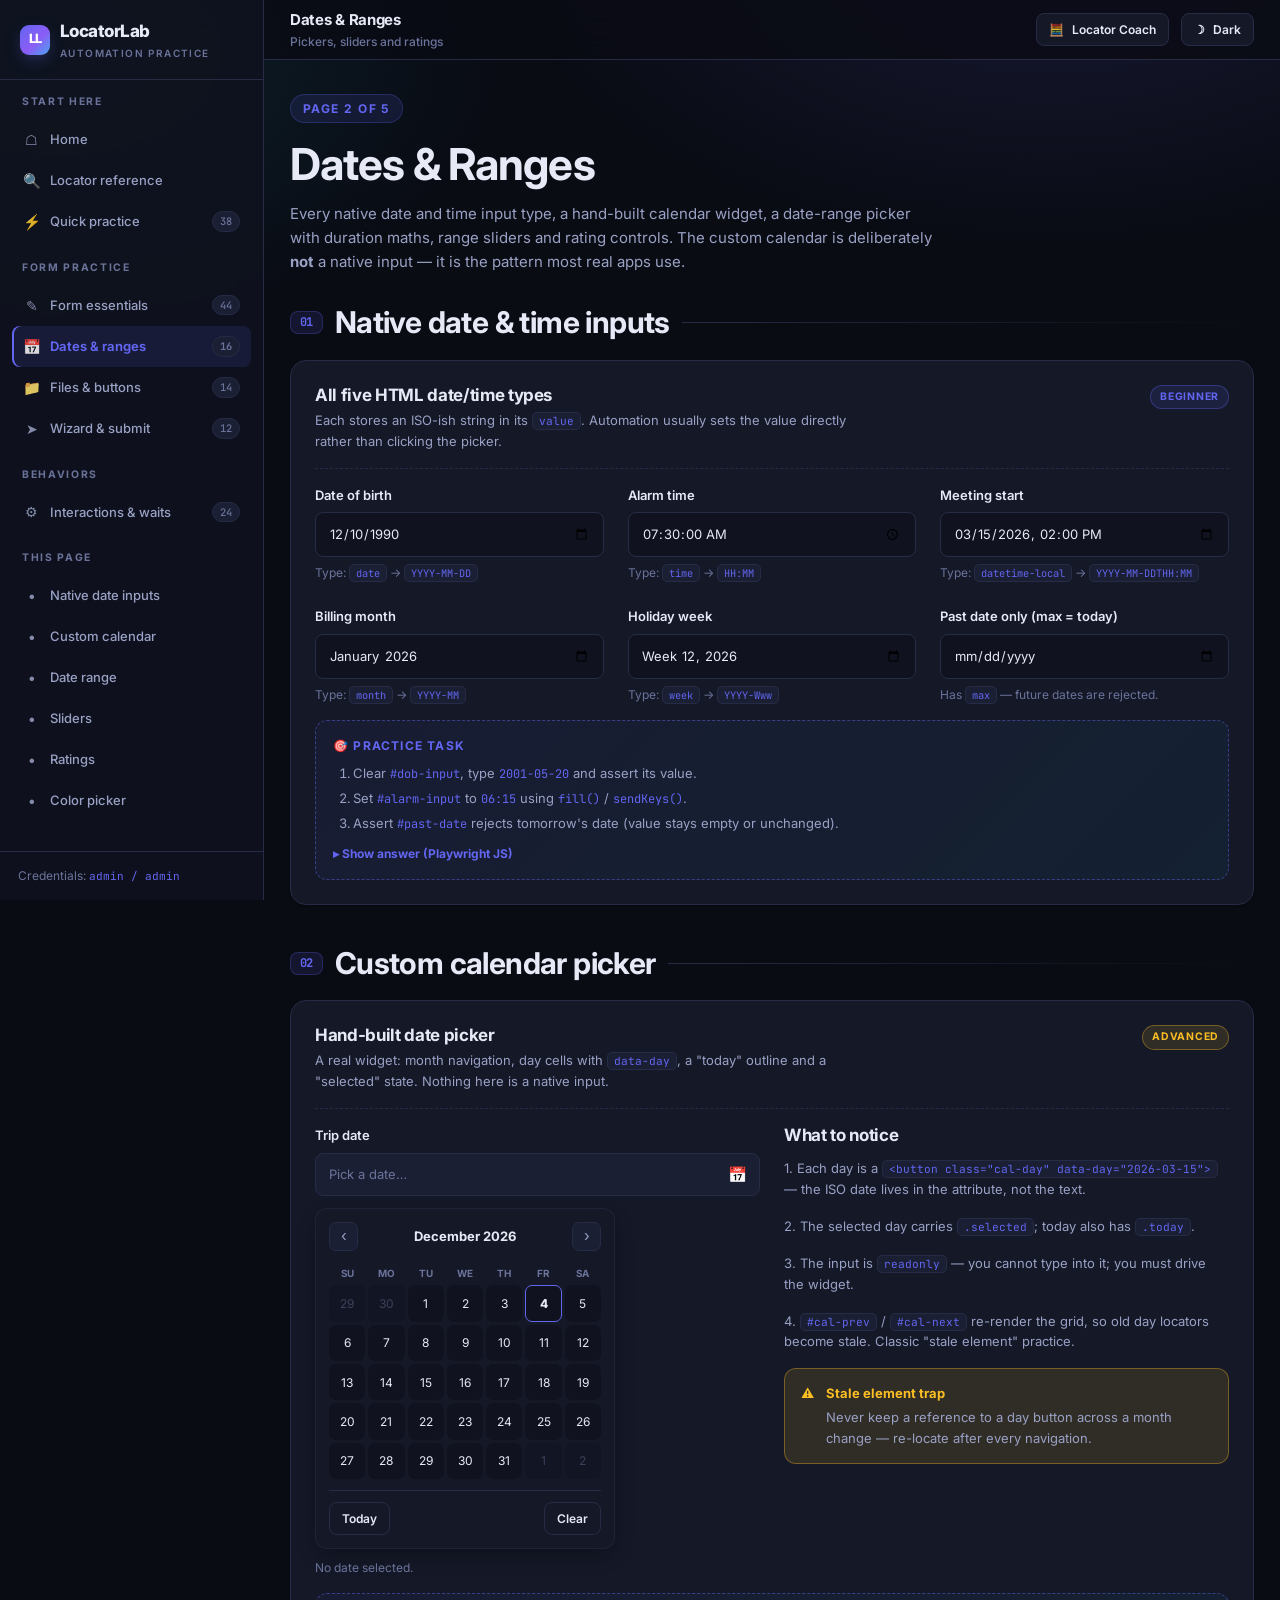
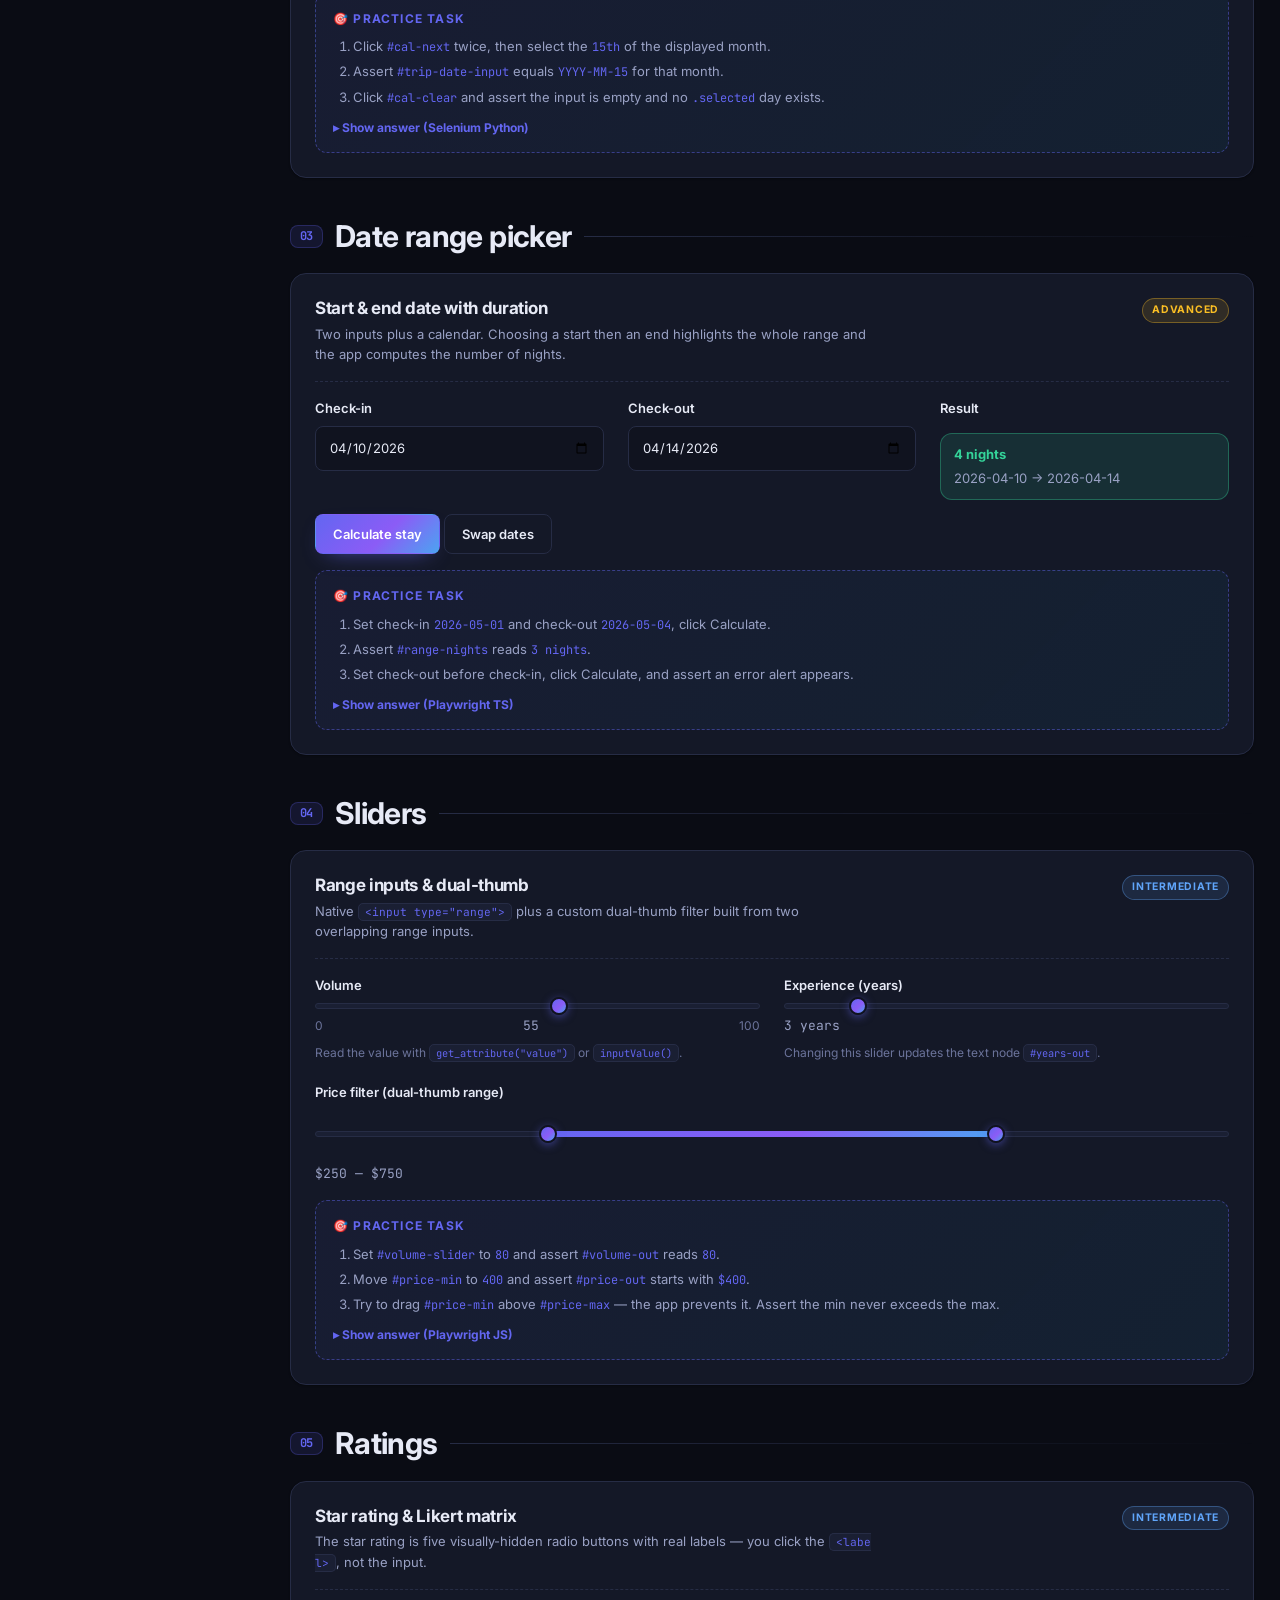
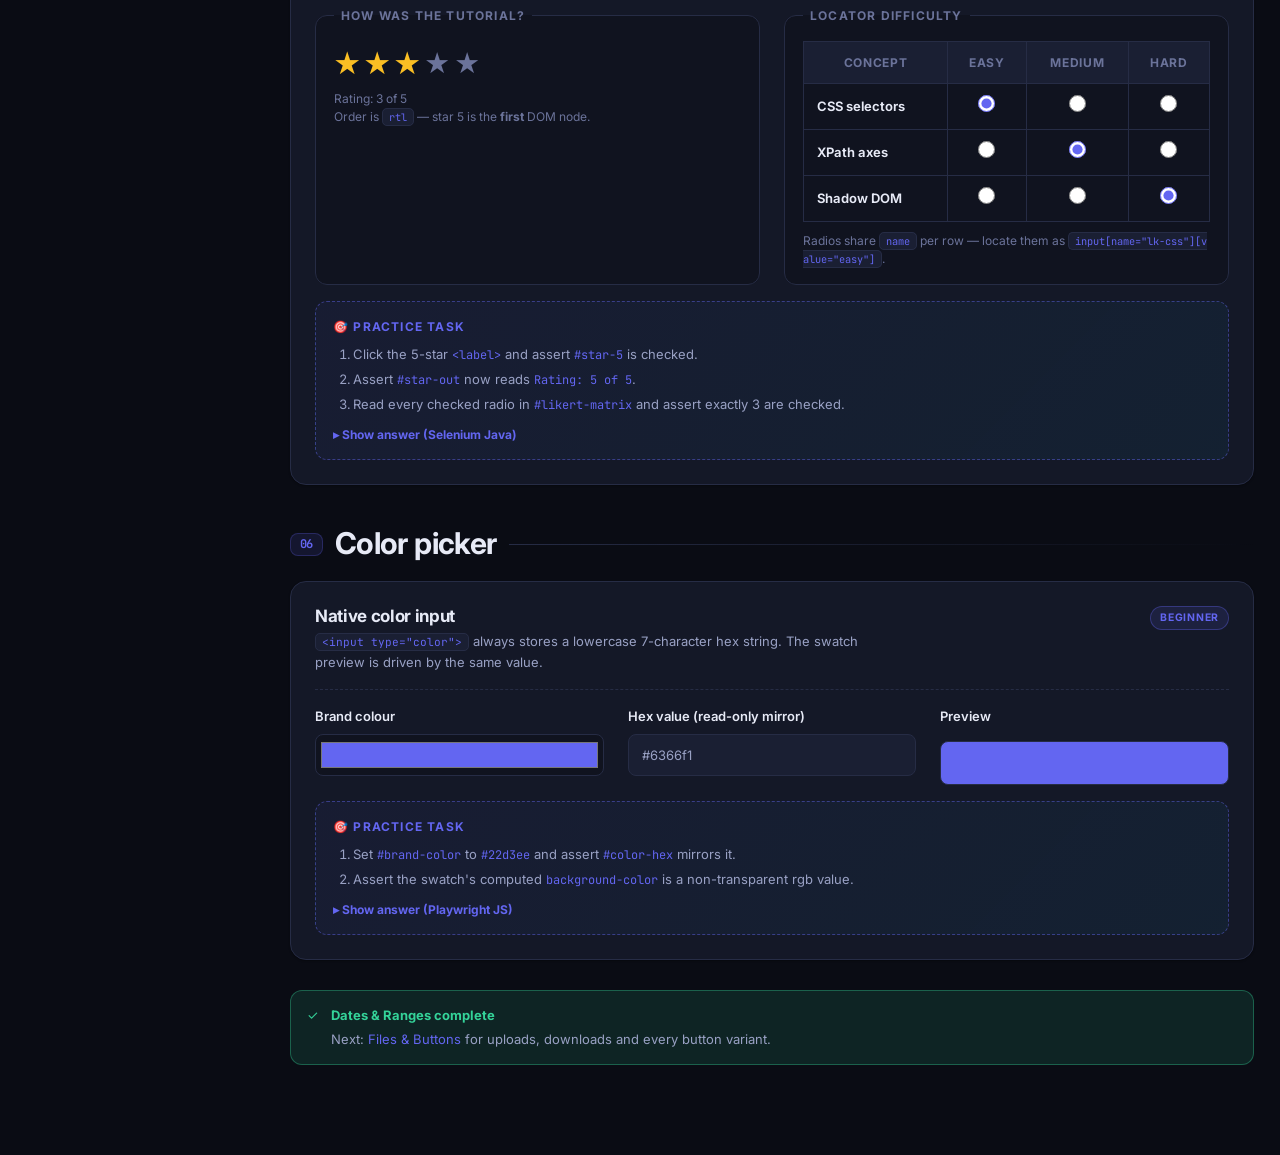
<file: pages/dates-ranges.html>
<!DOCTYPE html>
<html lang="en" data-theme="dark">
<head>
<meta charset="UTF-8">
<meta name="viewport" content="width=device-width, initial-scale=1">
<title>Dates &amp; Ranges — LocatorLab</title>
<meta name="description" content="Practice native date and time inputs, a custom calendar picker, date ranges, sliders, dual-thumb ranges, star ratings and color pickers.">
<link rel="preconnect" href="https://fonts.googleapis.com">
<link rel="preconnect" href="https://fonts.gstatic.com" crossorigin>
<link href="https://fonts.googleapis.com/css2?family=Inter:wght@400;500;600;700;800&family=JetBrains+Mono:wght@400;600;700&display=swap" rel="stylesheet">
<link rel="stylesheet" href="../assets/css/lab.css">
<link rel="icon" href="data:image/svg+xml,%3Csvg xmlns='http://www.w3.org/2000/svg' viewBox='0 0 32 32'%3E%3Crect width='32' height='32' rx='8' fill='%236366f1'/%3E%3Ctext x='16' y='22' font-family='monospace' font-size='16' font-weight='700' fill='white' text-anchor='middle'%3ELL%3C/text%3E%3C/svg%3E">
</head>
<body>
<div class="app">

  <div class="scrim" id="scrim"></div>

  <aside class="sidebar" id="sidebar">
    <a class="brand" href="../index.html">
      <span class="brand-mark">LL</span>
      <span>LocatorLab<small class="brand-sub">Automation Practice</small></span>
    </a>
    <nav class="nav" aria-label="Main">
      <div class="nav-group">
        <div class="nav-title">Start here</div>
        <a href="../index.html"><span class="nav-ico">&#9750;</span>Home</a>
        <a href="locator-reference.html"><span class="nav-ico">&#128269;</span>Locator reference</a>
        <a href="quick-practice.html"><span class="nav-ico">&#9889;</span>Quick practice<span class="nav-count">38</span></a>
      </div>
      <div class="nav-group">
        <div class="nav-title">Form practice</div>
        <a href="form-essentials.html"><span class="nav-ico">&#9998;</span>Form essentials<span class="nav-count">44</span></a>
        <a href="dates-ranges.html"><span class="nav-ico">&#128197;</span>Dates &amp; ranges<span class="nav-count">16</span></a>
        <a href="files-buttons.html"><span class="nav-ico">&#128193;</span>Files &amp; buttons<span class="nav-count">14</span></a>
        <a href="wizard-submit.html"><span class="nav-ico">&#10148;</span>Wizard &amp; submit<span class="nav-count">12</span></a>
      </div>
      <div class="nav-group">
        <div class="nav-title">Behaviors</div>
        <a href="behaviors.html"><span class="nav-ico">&#9881;</span>Interactions &amp; waits<span class="nav-count">24</span></a>
      </div>
      <div class="nav-group">
        <div class="nav-title">This page</div>
        <a href="#native-dates"><span class="nav-ico">&#8226;</span>Native date inputs</a>
        <a href="#calendar"><span class="nav-ico">&#8226;</span>Custom calendar</a>
        <a href="#date-range"><span class="nav-ico">&#8226;</span>Date range</a>
        <a href="#sliders"><span class="nav-ico">&#8226;</span>Sliders</a>
        <a href="#ratings"><span class="nav-ico">&#8226;</span>Ratings</a>
        <a href="#color"><span class="nav-ico">&#8226;</span>Color picker</a>
      </div>
    </nav>
    <div class="sidebar-foot">Credentials: <code>admin / admin</code></div>
  </aside>

  <div class="main">
    <header class="topbar">
      <button class="burger" id="burger" aria-label="Open navigation" aria-expanded="false" aria-controls="sidebar">&#9776;</button>
      <div class="topbar-title">Dates &amp; Ranges<small>Pickers, sliders and ratings</small></div>
      <div class="topbar-spacer"></div>
      <button class="btn btn-sm" data-coach-toggle aria-pressed="false">
        <span aria-hidden="true">&#129518;</span><span data-coach-label>Locator Coach</span>
      </button>
      <button class="btn btn-sm" data-theme-toggle aria-pressed="false" aria-label="Toggle color theme">
        <span data-theme-icon aria-hidden="true">&#9789;</span><span data-theme-label>Dark</span>
      </button>
    </header>

    <main class="content">

      <div class="page-head">
        <span class="eyebrow">Page 2 of 5</span>
        <h1>Dates &amp; Ranges</h1>
        <p>Every native date and time input type, a hand-built calendar widget, a date-range picker
        with duration maths, range sliders and rating controls. The custom calendar is deliberately
        <b>not</b> a native input — it is the pattern most real apps use.</p>
      </div>

      <!-- ============ 01 NATIVE DATES ============ -->
      <h2 class="section-title" id="native-dates"><span class="section-num">01</span>Native date &amp; time inputs</h2>

      <div class="card" data-reveal>
        <div class="card-head">
          <div class="grow">
            <h3>All five HTML date/time types</h3>
            <p>Each stores an ISO-ish string in its <code class="inline-code">value</code>. Automation
            usually sets the value directly rather than clicking the picker.</p>
          </div>
          <span class="badge badge-req">Beginner</span>
        </div>

        <div class="grid grid-3">
          <div class="field">
            <label for="dob-input">Date of birth</label>
            <input type="date" id="dob-input" name="dob" data-testid="dob-input" data-automation-id="dob-input" value="1990-12-10">
            <span class="hint">Type: <code class="inline-code">date</code> &rarr; <code class="inline-code">YYYY-MM-DD</code></span>
          </div>
          <div class="field">
            <label for="alarm-input">Alarm time</label>
            <input type="time" id="alarm-input" name="alarm" data-testid="alarm-input" data-automation-id="alarm-input" value="07:30" step="90">
            <span class="hint">Type: <code class="inline-code">time</code> &rarr; <code class="inline-code">HH:MM</code></span>
          </div>
          <div class="field">
            <label for="meeting-input">Meeting start</label>
            <input type="datetime-local" id="meeting-input" name="meeting" data-testid="meeting-input" data-automation-id="meeting-input" value="2026-03-15T14:00">
            <span class="hint">Type: <code class="inline-code">datetime-local</code> &rarr; <code class="inline-code">YYYY-MM-DDTHH:MM</code></span>
          </div>
          <div class="field">
            <label for="billing-month">Billing month</label>
            <input type="month" id="billing-month" name="billingMonth" data-testid="billing-month" data-automation-id="billing-month" value="2026-01">
            <span class="hint">Type: <code class="inline-code">month</code> &rarr; <code class="inline-code">YYYY-MM</code></span>
          </div>
          <div class="field">
            <label for="holiday-week">Holiday week</label>
            <input type="week" id="holiday-week" name="holidayWeek" data-testid="holiday-week" data-automation-id="holiday-week" value="2026-W12">
            <span class="hint">Type: <code class="inline-code">week</code> &rarr; <code class="inline-code">YYYY-Www</code></span>
          </div>
          <div class="field">
            <label for="past-date">Past date only (max = today)</label>
            <input type="date" id="past-date" name="pastDate" data-testid="past-date" data-automation-id="past-date" max="2026-01-01">
            <span class="hint">Has <code class="inline-code">max</code> — future dates are rejected.</span>
          </div>
        </div>

        <div class="task">
          <div class="task-head">&#127919; Practice task</div>
          <ol>
            <li>Clear <code>#dob-input</code>, type <code>2001-05-20</code> and assert its value.</li>
            <li>Set <code>#alarm-input</code> to <code>06:15</code> using <code>fill()</code> / <code>sendKeys()</code>.</li>
            <li>Assert <code>#past-date</code> rejects tomorrow's date (value stays empty or unchanged).</li>
          </ol>
          <details>
            <summary>Show answer (Playwright JS)</summary>
<pre class="code">await page.getByTestId("dob-input").fill("2001-05-20");
await expect(page.getByTestId("dob-input")).toHaveValue("2001-05-20");

await page.getByTestId("alarm-input").fill("06:15");
await expect(page.getByTestId("alarm-input")).toHaveValue("06:15");</pre>
          </details>
        </div>
      </div>

      <!-- ============ 02 CALENDAR ============ -->
      <h2 class="section-title" id="calendar"><span class="section-num">02</span>Custom calendar picker</h2>

      <div class="card" data-reveal>
        <div class="card-head">
          <div class="grow">
            <h3>Hand-built date picker</h3>
            <p>A real widget: month navigation, day cells with <code class="inline-code">data-day</code>,
            a "today" outline and a "selected" state. Nothing here is a native input.</p>
          </div>
          <span class="badge badge-adv">Advanced</span>
        </div>

        <div class="grid grid-2">
          <div>
            <label for="trip-date-input" style="display:block;margin-bottom:7px">Trip date</label>
            <div class="input-wrap has-trail" style="margin-bottom:12px">
              <input type="text" id="trip-date-input" name="tripDate" data-testid="trip-date-input"
                     data-automation-id="trip-date-input" placeholder="Pick a date…" readonly>
              <span class="trail"><button type="button" class="icon-btn" id="cal-toggle" aria-label="Open calendar" aria-expanded="false">&#128197;</button></span>
            </div>
            <div class="calendar" id="trip-calendar" data-testid="trip-calendar" data-automation-id="trip-calendar" role="dialog" aria-label="Trip date calendar">
              <div class="cal-head">
                <button type="button" class="cal-nav" id="cal-prev" aria-label="Previous month">&#8249;</button>
                <b id="cal-label">Month</b>
                <button type="button" class="cal-nav" id="cal-next" aria-label="Next month">&#8250;</button>
              </div>
              <div class="cal-grid" id="cal-dow"></div>
              <div class="cal-grid" id="cal-days"></div>
              <div class="cal-foot">
                <button type="button" class="btn btn-sm" id="cal-today" data-testid="cal-today" data-automation-id="cal-today">Today</button>
                <button type="button" class="btn btn-sm" id="cal-clear" data-testid="cal-clear" data-automation-id="cal-clear">Clear</button>
              </div>
            </div>
            <p class="hint" style="margin-top:10px" role="status" id="cal-out">No date selected.</p>
          </div>

          <div>
            <h4 style="margin-bottom:12px">What to notice</h4>
            <div class="stack small muted">
              <p>1. Each day is a <code class="inline-code">&lt;button class="cal-day" data-day="2026-03-15"&gt;</code> — the ISO date lives in the attribute, not the text.</p>
              <p>2. The selected day carries <code class="inline-code">.selected</code>; today also has <code class="inline-code">.today</code>.</p>
              <p>3. The input is <code class="inline-code">readonly</code> — you cannot type into it; you must drive the widget.</p>
              <p>4. <code class="inline-code">#cal-prev</code> / <code class="inline-code">#cal-next</code> re-render the grid, so old day locators become stale. Classic "stale element" practice.</p>
            </div>
            <div class="alert alert-warning" style="margin-top:16px">
              <span aria-hidden="true">&#9888;</span>
              <div><strong>Stale element trap</strong><p>Never keep a reference to a day button across a month change — re-locate after every navigation.</p></div>
            </div>
          </div>
        </div>

        <div class="task">
          <div class="task-head">&#127919; Practice task</div>
          <ol>
            <li>Click <code>#cal-next</code> twice, then select the <code>15th</code> of the displayed month.</li>
            <li>Assert <code>#trip-date-input</code> equals <code>YYYY-MM-15</code> for that month.</li>
            <li>Click <code>#cal-clear</code> and assert the input is empty and no <code>.selected</code> day exists.</li>
          </ol>
          <details>
            <summary>Show answer (Selenium Python)</summary>
<pre class="code">driver.find_element(By.ID, "cal-next").click()
driver.find_element(By.ID, "cal-next").click()
month = driver.find_element(By.ID, "cal-label").text  # e.g. "March 2026"

day = driver.find_element(By.CSS_SELECTOR, '#cal-days [data-day$="-15"]')
day.click()

val = driver.find_element(By.ID, "trip-date-input").get_attribute("value")
assert val.endswith("-15")

driver.find_element(By.ID, "cal-clear").click()
assert driver.find_elements(By.CSS_SELECTOR, "#cal-days .selected") == []</pre>
          </details>
        </div>
      </div>

      <!-- ============ 03 DATE RANGE ============ -->
      <h2 class="section-title" id="date-range"><span class="section-num">03</span>Date range picker</h2>

      <div class="card" data-reveal>
        <div class="card-head">
          <div class="grow">
            <h3>Start &amp; end date with duration</h3>
            <p>Two inputs plus a calendar. Choosing a start then an end highlights the whole range
            and the app computes the number of nights.</p>
          </div>
          <span class="badge badge-adv">Advanced</span>
        </div>

        <div class="grid grid-3">
          <div class="field">
            <label for="range-start">Check-in</label>
            <input type="date" id="range-start" name="rangeStart" data-testid="range-start" data-automation-id="range-start" value="2026-04-10">
          </div>
          <div class="field">
            <label for="range-end">Check-out</label>
            <input type="date" id="range-end" name="rangeEnd" data-testid="range-end" data-automation-id="range-end" value="2026-04-14">
          </div>
          <div class="field">
            <span class="field-label">Result</span>
            <div class="alert alert-info" style="margin-top:7px;padding:10px 13px" role="status" id="range-out">
              <div><strong id="range-nights">4 nights</strong><p id="range-dates">2026-04-10 → 2026-04-14</p></div>
            </div>
          </div>
        </div>
        <button type="button" class="btn btn-primary" id="range-calc" data-testid="range-calc" data-automation-id="range-calc" style="margin-top:14px">Calculate stay</button>
        <button type="button" class="btn" id="range-swap" data-testid="range-swap" data-automation-id="range-swap" style="margin-top:14px">Swap dates</button>

        <div class="task">
          <div class="task-head">&#127919; Practice task</div>
          <ol>
            <li>Set check-in <code>2026-05-01</code> and check-out <code>2026-05-04</code>, click Calculate.</li>
            <li>Assert <code>#range-nights</code> reads <code>3 nights</code>.</li>
            <li>Set check-out before check-in, click Calculate, and assert an error alert appears.</li>
          </ol>
          <details>
            <summary>Show answer (Playwright TS)</summary>
<pre class="code">await page.getByTestId("range-start").fill("2026-05-01");
await page.getByTestId("range-end").fill("2026-05-04");
await page.getByTestId("range-calc").click();
await expect(page.locator("#range-nights")).toHaveText("3 nights");

await page.getByTestId("range-end").fill("2026-04-28");
await page.getByTestId("range-calc").click();
await expect(page.locator("#range-out")).toHaveClass(/error/);</pre>
          </details>
        </div>
      </div>

      <!-- ============ 04 SLIDERS ============ -->
      <h2 class="section-title" id="sliders"><span class="section-num">04</span>Sliders</h2>

      <div class="card" data-reveal>
        <div class="card-head">
          <div class="grow">
            <h3>Range inputs &amp; dual-thumb</h3>
            <p>Native <code class="inline-code">&lt;input type="range"&gt;</code> plus a custom dual-thumb
            filter built from two overlapping range inputs.</p>
          </div>
          <span class="badge badge-int">Intermediate</span>
        </div>

        <div class="grid grid-2">
          <div class="field">
            <label for="volume-slider">Volume</label>
            <input type="range" id="volume-slider" name="volume" data-testid="volume-slider"
                   data-automation-id="volume-slider" min="0" max="100" value="55" step="1">
            <div class="row" style="justify-content:space-between">
              <span class="hint">0</span>
              <output class="rating-out" id="volume-out" for="volume-slider">55</output>
              <span class="hint">100</span>
            </div>
            <span class="hint">Read the value with <code class="inline-code">get_attribute("value")</code> or <code class="inline-code">inputValue()</code>.</span>
          </div>

          <div class="field">
            <label for="rating-slider">Experience (years)</label>
            <input type="range" id="rating-slider" name="years" data-testid="rating-slider"
                   data-automation-id="rating-slider" min="0" max="20" value="3" step="1">
            <output class="rating-out" id="years-out" for="rating-slider">3 years</output>
            <span class="hint">Changing this slider updates the text node <code class="inline-code">#years-out</code>.</span>
          </div>
        </div>

        <div class="field" style="margin-top:20px">
          <span class="field-label" style="display:block;margin-bottom:7px">Price filter (dual-thumb range)</span>
          <div class="dual-range" id="price-range">
            <div class="track"></div>
            <div class="fill" id="price-fill"></div>
            <input type="range" id="price-min" name="priceMin" data-testid="price-min"
                   data-automation-id="price-min" min="0" max="1000" value="250" step="10" aria-label="Minimum price">
            <input type="range" id="price-max" name="priceMax" data-testid="price-max"
                   data-automation-id="price-max" min="0" max="1000" value="750" step="10" aria-label="Maximum price">
          </div>
          <output class="rating-out" id="price-out" style="display:block;margin-top:6px">$250 — $750</output>
        </div>

        <div class="task">
          <div class="task-head">&#127919; Practice task</div>
          <ol>
            <li>Set <code>#volume-slider</code> to <code>80</code> and assert <code>#volume-out</code> reads <code>80</code>.</li>
            <li>Move <code>#price-min</code> to <code>400</code> and assert <code>#price-out</code> starts with <code>$400</code>.</li>
            <li>Try to drag <code>#price-min</code> above <code>#price-max</code> — the app prevents it. Assert the min never exceeds the max.</li>
          </ol>
          <details>
            <summary>Show answer (Playwright JS)</summary>
<pre class="code">await page.getByTestId("volume-slider").fill("80");   // fill() works on range inputs
await expect(page.locator("#volume-out")).toHaveText("80");

await page.getByTestId("price-min").fill("400");
await expect(page.locator("#price-out")).toContainText("$400");</pre>
          </details>
        </div>
      </div>

      <!-- ============ 05 RATINGS ============ -->
      <h2 class="section-title" id="ratings"><span class="section-num">05</span>Ratings</h2>

      <div class="card" data-reveal>
        <div class="card-head">
          <div class="grow">
            <h3>Star rating &amp; Likert matrix</h3>
            <p>The star rating is five visually-hidden radio buttons with real labels —
            you click the <code class="inline-code">&lt;label&gt;</code>, not the input.</p>
          </div>
          <span class="badge badge-int">Intermediate</span>
        </div>

        <div class="grid grid-2">
          <fieldset>
            <legend>How was the tutorial?</legend>
            <div class="stars" id="star-rating" role="radiogroup" aria-label="Star rating" style="margin-top:10px">
              <input type="radio" id="star-5" name="stars" value="5" data-testid="star-5" data-automation-id="star-5">
              <label for="star-5" title="5 stars" aria-label="5 stars">&#9733;</label>
              <input type="radio" id="star-4" name="stars" value="4" data-testid="star-4" data-automation-id="star-4">
              <label for="star-4" title="4 stars" aria-label="4 stars">&#9733;</label>
              <input type="radio" id="star-3" name="stars" value="3" data-testid="star-3" data-automation-id="star-3" checked>
              <label for="star-3" title="3 stars" aria-label="3 stars">&#9733;</label>
              <input type="radio" id="star-2" name="stars" value="2" data-testid="star-2" data-automation-id="star-2">
              <label for="star-2" title="2 stars" aria-label="2 stars">&#9733;</label>
              <input type="radio" id="star-1" name="stars" value="1" data-testid="star-1" data-automation-id="star-1">
              <label for="star-1" title="1 star" aria-label="1 star">&#9733;</label>
            </div>
            <p class="hint" style="margin-top:10px" role="status" id="star-out">Rating: 3 of 5</p>
            <p class="hint">Order is <code class="inline-code">rtl</code> — star 5 is the <b>first</b> DOM node.</p>
          </fieldset>

          <fieldset>
            <legend>Locator difficulty</legend>
            <table class="matrix" id="likert-matrix">
              <thead>
                <tr><th scope="col">Concept</th><th scope="col">Easy</th><th scope="col">Medium</th><th scope="col">Hard</th></tr>
              </thead>
              <tbody>
                <tr>
                  <th scope="row">CSS selectors</th>
                  <td><input type="radio" name="lk-css" value="easy" checked data-testid="lk-css-easy" data-automation-id="lk-css-easy" aria-label="CSS selectors easy"></td>
                  <td><input type="radio" name="lk-css" value="medium" data-testid="lk-css-medium" data-automation-id="lk-css-medium" aria-label="CSS selectors medium"></td>
                  <td><input type="radio" name="lk-css" value="hard" data-testid="lk-css-hard" data-automation-id="lk-css-hard" aria-label="CSS selectors hard"></td>
                </tr>
                <tr>
                  <th scope="row">XPath axes</th>
                  <td><input type="radio" name="lk-xpath" value="easy" data-testid="lk-xpath-easy" data-automation-id="lk-xpath-easy" aria-label="XPath axes easy"></td>
                  <td><input type="radio" name="lk-xpath" value="medium" checked data-testid="lk-xpath-medium" data-automation-id="lk-xpath-medium" aria-label="XPath axes medium"></td>
                  <td><input type="radio" name="lk-xpath" value="hard" data-testid="lk-xpath-hard" data-automation-id="lk-xpath-hard" aria-label="XPath axes hard"></td>
                </tr>
                <tr>
                  <th scope="row">Shadow DOM</th>
                  <td><input type="radio" name="lk-shadow" value="easy" data-testid="lk-shadow-easy" data-automation-id="lk-shadow-easy" aria-label="Shadow DOM easy"></td>
                  <td><input type="radio" name="lk-shadow" value="medium" data-testid="lk-shadow-medium" data-automation-id="lk-shadow-medium" aria-label="Shadow DOM medium"></td>
                  <td><input type="radio" name="lk-shadow" value="hard" checked data-testid="lk-shadow-hard" data-automation-id="lk-shadow-hard" aria-label="Shadow DOM hard"></td>
                </tr>
              </tbody>
            </table>
            <p class="hint" style="margin-top:10px">Radios share <code class="inline-code">name</code> per row — locate them as <code class="inline-code">input[name="lk-css"][value="easy"]</code>.</p>
          </fieldset>
        </div>

        <div class="task">
          <div class="task-head">&#127919; Practice task</div>
          <ol>
            <li>Click the 5-star <code>&lt;label&gt;</code> and assert <code>#star-5</code> is checked.</li>
            <li>Assert <code>#star-out</code> now reads <code>Rating: 5 of 5</code>.</li>
            <li>Read every checked radio in <code>#likert-matrix</code> and assert exactly 3 are checked.</li>
          </ol>
          <details>
            <summary>Show answer (Selenium Java)</summary>
<pre class="code">driver.findElement(By.cssSelector("label[for=\"star-5\"]")).click();
Assert.assertTrue(driver.findElement(By.id("star-5")).isSelected());
Assert.assertEquals(driver.findElement(By.id("star-out")).getText(), "Rating: 5 of 5");

List&lt;WebElement&gt; checked = driver.findElements(
    By.cssSelector("#likert-matrix input[type=\"radio\"]:checked"));
Assert.assertEquals(checked.size(), 3);</pre>
          </details>
        </div>
      </div>

      <!-- ============ 06 COLOR ============ -->
      <h2 class="section-title" id="color"><span class="section-num">06</span>Color picker</h2>

      <div class="card" data-reveal>
        <div class="card-head">
          <div class="grow">
            <h3>Native color input</h3>
            <p><code class="inline-code">&lt;input type="color"&gt;</code> always stores a lowercase
            7-character hex string. The swatch preview is driven by the same value.</p>
          </div>
          <span class="badge badge-req">Beginner</span>
        </div>

        <div class="grid grid-3">
          <div class="field">
            <label for="brand-color">Brand colour</label>
            <input type="color" id="brand-color" name="brandColor" data-testid="brand-color"
                   data-automation-id="brand-color" value="#6366f1">
          </div>
          <div class="field">
            <label for="color-hex">Hex value (read-only mirror)</label>
            <input type="text" id="color-hex" name="brandHex" data-testid="color-hex"
                   data-automation-id="color-hex" value="#6366f1" readonly>
          </div>
          <div class="field">
            <span class="field-label">Preview</span>
            <div id="color-swatch" data-testid="color-swatch" data-automation-id="color-swatch"
                 style="margin-top:7px;height:44px;border-radius:8px;border:1px solid var(--border);background:#6366f1"></div>
          </div>
        </div>

        <div class="task">
          <div class="task-head">&#127919; Practice task</div>
          <ol>
            <li>Set <code>#brand-color</code> to <code>#22d3ee</code> and assert <code>#color-hex</code> mirrors it.</li>
            <li>Assert the swatch's computed <code>background-color</code> is a non-transparent rgb value.</li>
          </ol>
          <details>
            <summary>Show answer (Playwright JS)</summary>
<pre class="code">await page.getByTestId("brand-color").fill("#22d3ee");
await expect(page.getByTestId("color-hex")).toHaveValue("#22d3ee");

const bg = await page.getByTestId("color-swatch")
  .evaluate((el) => getComputedStyle(el).backgroundColor);
expect(bg).not.toBe("rgba(0, 0, 0, 0)");</pre>
          </details>
        </div>
      </div>

      <div class="alert alert-success" style="margin-top:30px">
        <span aria-hidden="true">&#10003;</span>
        <div>
          <strong>Dates &amp; Ranges complete</strong>
          <p>Next: <a href="files-buttons.html">Files &amp; Buttons</a> for uploads, downloads and every button variant.</p>
        </div>
      </div>

    </main>
  </div>
</div>

<script src="../assets/js/main.js"></script>
<script src="../assets/js/locator-coach.js"></script>
<script src="../assets/js/sections/dates-ranges.js"></script>
</body>
</html>
</file>
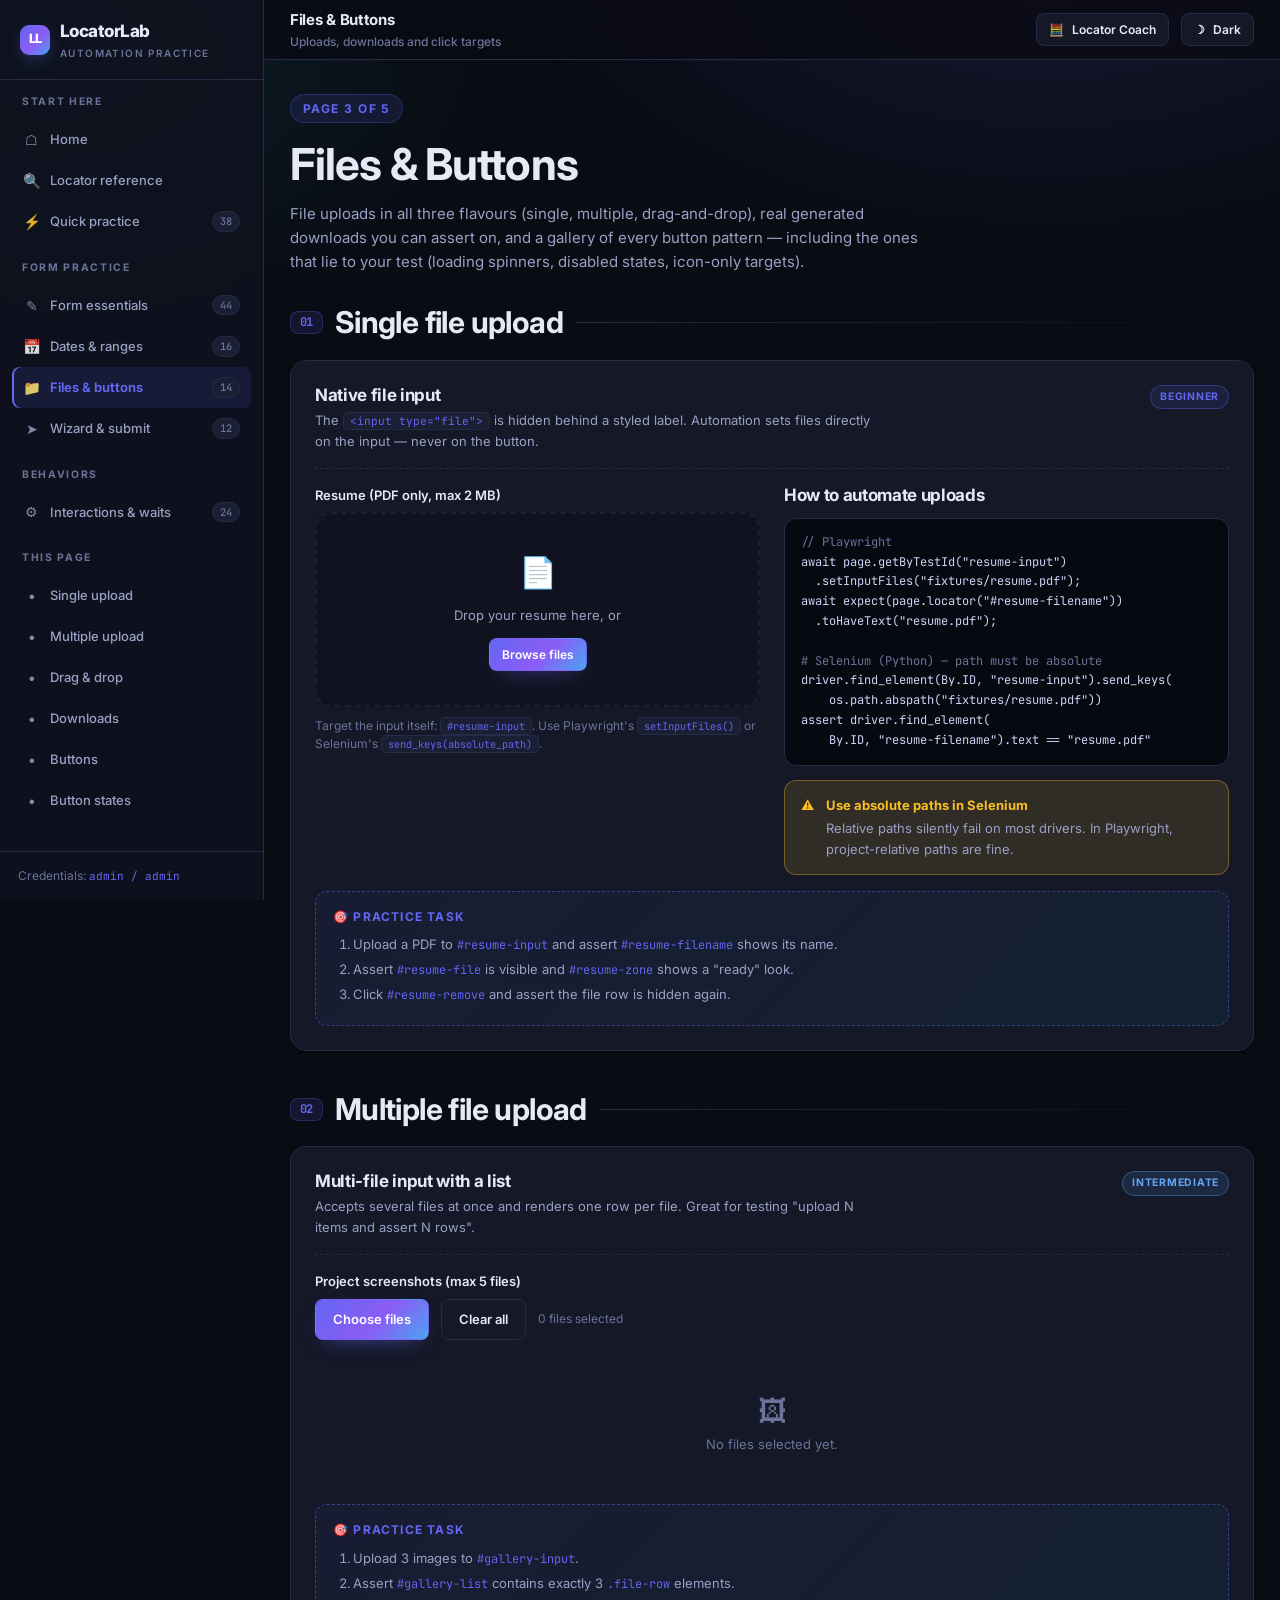
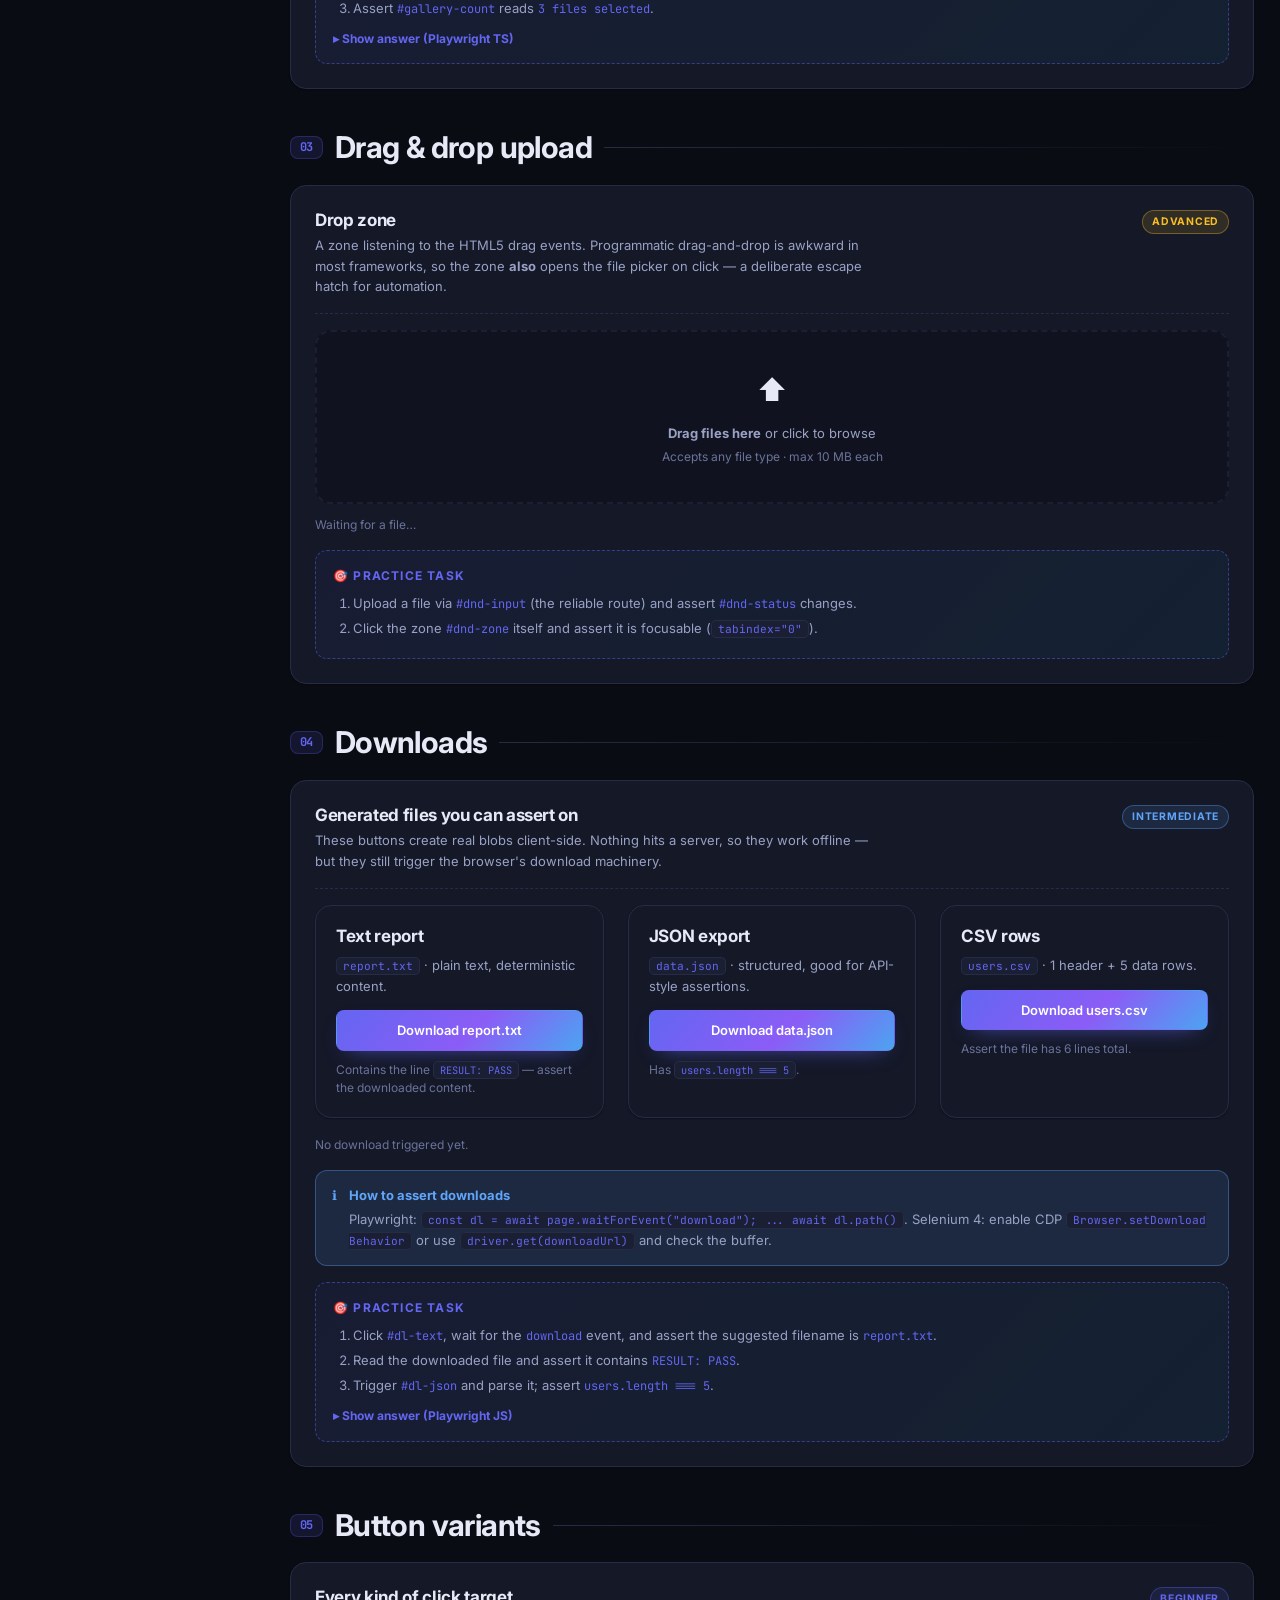
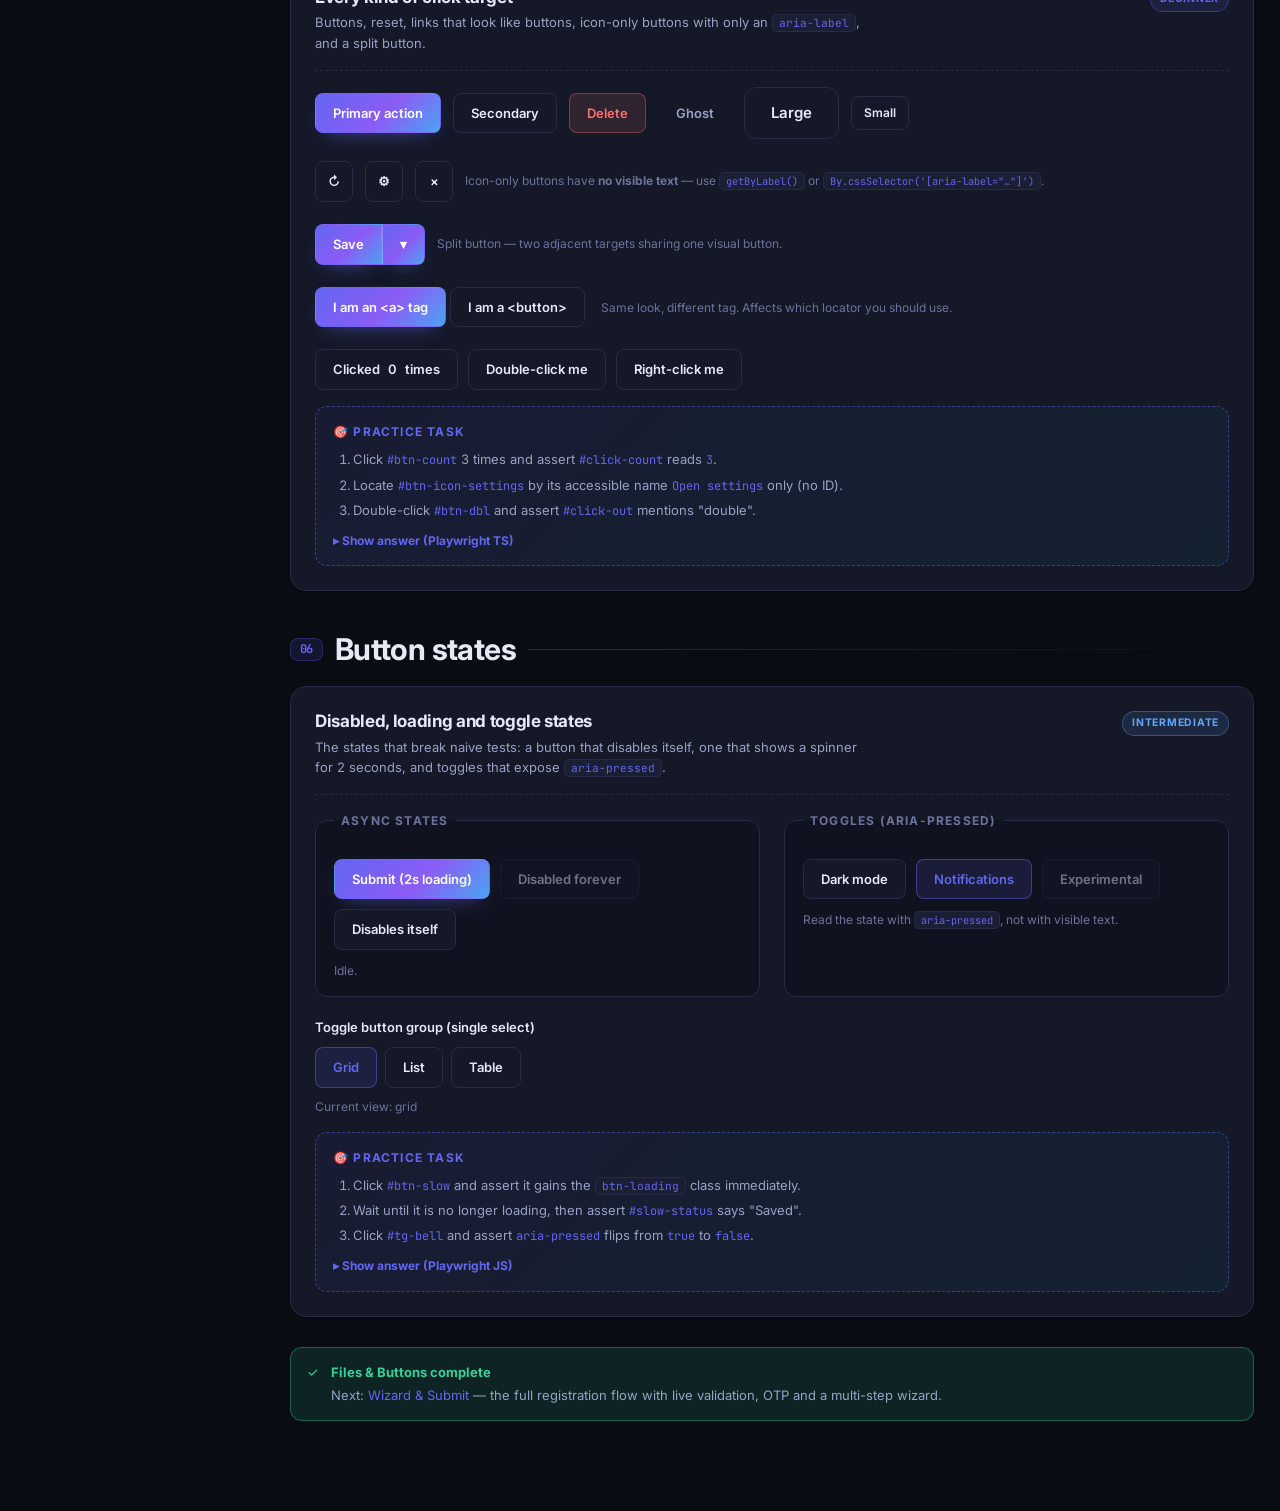
<file: pages/files-buttons.html>
<!DOCTYPE html>
<html lang="en" data-theme="dark">
<head>
<meta charset="UTF-8">
<meta name="viewport" content="width=device-width, initial-scale=1">
<title>Files &amp; Buttons — LocatorLab</title>
<meta name="description" content="Practice single and multiple file uploads, drag-and-drop zones, real file downloads and every button variant used in modern web apps.">
<link rel="preconnect" href="https://fonts.googleapis.com">
<link rel="preconnect" href="https://fonts.gstatic.com" crossorigin>
<link href="https://fonts.googleapis.com/css2?family=Inter:wght@400;500;600;700;800&family=JetBrains+Mono:wght@400;600;700&display=swap" rel="stylesheet">
<link rel="stylesheet" href="../assets/css/lab.css">
<link rel="icon" href="data:image/svg+xml,%3Csvg xmlns='http://www.w3.org/2000/svg' viewBox='0 0 32 32'%3E%3Crect width='32' height='32' rx='8' fill='%236366f1'/%3E%3Ctext x='16' y='22' font-family='monospace' font-size='16' font-weight='700' fill='white' text-anchor='middle'%3ELL%3C/text%3E%3C/svg%3E">
</head>
<body>
<div class="app">

  <div class="scrim" id="scrim"></div>

  <aside class="sidebar" id="sidebar">
    <a class="brand" href="../index.html">
      <span class="brand-mark">LL</span>
      <span>LocatorLab<small class="brand-sub">Automation Practice</small></span>
    </a>
    <nav class="nav" aria-label="Main">
      <div class="nav-group">
        <div class="nav-title">Start here</div>
        <a href="../index.html"><span class="nav-ico">&#9750;</span>Home</a>
        <a href="locator-reference.html"><span class="nav-ico">&#128269;</span>Locator reference</a>
        <a href="quick-practice.html"><span class="nav-ico">&#9889;</span>Quick practice<span class="nav-count">38</span></a>
      </div>
      <div class="nav-group">
        <div class="nav-title">Form practice</div>
        <a href="form-essentials.html"><span class="nav-ico">&#9998;</span>Form essentials<span class="nav-count">44</span></a>
        <a href="dates-ranges.html"><span class="nav-ico">&#128197;</span>Dates &amp; ranges<span class="nav-count">16</span></a>
        <a href="files-buttons.html"><span class="nav-ico">&#128193;</span>Files &amp; buttons<span class="nav-count">14</span></a>
        <a href="wizard-submit.html"><span class="nav-ico">&#10148;</span>Wizard &amp; submit<span class="nav-count">12</span></a>
      </div>
      <div class="nav-group">
        <div class="nav-title">Behaviors</div>
        <a href="behaviors.html"><span class="nav-ico">&#9881;</span>Interactions &amp; waits<span class="nav-count">24</span></a>
      </div>
      <div class="nav-group">
        <div class="nav-title">This page</div>
        <a href="#single-upload"><span class="nav-ico">&#8226;</span>Single upload</a>
        <a href="#multi-upload"><span class="nav-ico">&#8226;</span>Multiple upload</a>
        <a href="#drag-drop"><span class="nav-ico">&#8226;</span>Drag &amp; drop</a>
        <a href="#downloads"><span class="nav-ico">&#8226;</span>Downloads</a>
        <a href="#buttons"><span class="nav-ico">&#8226;</span>Buttons</a>
        <a href="#button-states"><span class="nav-ico">&#8226;</span>Button states</a>
      </div>
    </nav>
    <div class="sidebar-foot">Credentials: <code>admin / admin</code></div>
  </aside>

  <div class="main">
    <header class="topbar">
      <button class="burger" id="burger" aria-label="Open navigation" aria-expanded="false" aria-controls="sidebar">&#9776;</button>
      <div class="topbar-title">Files &amp; Buttons<small>Uploads, downloads and click targets</small></div>
      <div class="topbar-spacer"></div>
      <button class="btn btn-sm" data-coach-toggle aria-pressed="false">
        <span aria-hidden="true">&#129518;</span><span data-coach-label>Locator Coach</span>
      </button>
      <button class="btn btn-sm" data-theme-toggle aria-pressed="false" aria-label="Toggle color theme">
        <span data-theme-icon aria-hidden="true">&#9789;</span><span data-theme-label>Dark</span>
      </button>
    </header>

    <main class="content">

      <div class="page-head">
        <span class="eyebrow">Page 3 of 5</span>
        <h1>Files &amp; Buttons</h1>
        <p>File uploads in all three flavours (single, multiple, drag-and-drop), real generated
        downloads you can assert on, and a gallery of every button pattern — including the ones
        that lie to your test (loading spinners, disabled states, icon-only targets).</p>
      </div>

      <!-- ============ 01 SINGLE UPLOAD ============ -->
      <h2 class="section-title" id="single-upload"><span class="section-num">01</span>Single file upload</h2>

      <div class="card" data-reveal>
        <div class="card-head">
          <div class="grow">
            <h3>Native file input</h3>
            <p>The <code class="inline-code">&lt;input type="file"&gt;</code> is hidden behind a styled
            label. Automation sets files directly on the input — never on the button.</p>
          </div>
          <span class="badge badge-req">Beginner</span>
        </div>

        <div class="grid grid-2">
          <div>
            <label for="resume-input" style="display:block;margin-bottom:7px">Resume (PDF only, max 2 MB)</label>
            <div class="drop-zone" id="resume-zone" data-testid="resume-zone" data-automation-id="resume-zone">
              <div class="big">&#128196;</div>
              <p>Drop your resume here, or</p>
              <label class="btn btn-primary btn-sm" for="resume-input" style="margin-top:12px">Browse files</label>
              <input type="file" id="resume-input" name="resume" accept="application/pdf,.pdf"
                     data-testid="resume-input" data-automation-id="resume-input"
                     class="hidden-vis">
            </div>
            <div id="resume-file" class="file-row" hidden>
              <span aria-hidden="true">&#128196;</span>
              <span class="nm" id="resume-filename">—</span>
              <span class="sz" id="resume-filesize">—</span>
              <button type="button" class="icon-btn" id="resume-remove" aria-label="Remove file">&times;</button>
            </div>
            <p class="hint" style="margin-top:10px">Target the input itself: <code class="inline-code">#resume-input</code>. Use Playwright's <code class="inline-code">setInputFiles()</code> or Selenium's <code class="inline-code">send_keys(absolute_path)</code>.</p>
          </div>

          <div>
            <h4 style="margin-bottom:12px">How to automate uploads</h4>
<pre class="code"><span class="c">// Playwright</span>
await page.getByTestId("resume-input")
  .setInputFiles("fixtures/resume.pdf");
await expect(page.locator("#resume-filename"))
  .toHaveText("resume.pdf");

<span class="c"># Selenium (Python) — path must be absolute</span>
driver.find_element(By.ID, "resume-input").send_keys(
    os.path.abspath("fixtures/resume.pdf"))
assert driver.find_element(
    By.ID, "resume-filename").text == "resume.pdf"</pre>
            <div class="alert alert-warning" style="margin-top:14px">
              <span aria-hidden="true">&#9888;</span>
              <div><strong>Use absolute paths in Selenium</strong>
              <p>Relative paths silently fail on most drivers. In Playwright, project-relative paths are fine.</p></div>
            </div>
          </div>
        </div>

        <div class="task">
          <div class="task-head">&#127919; Practice task</div>
          <ol>
            <li>Upload a PDF to <code>#resume-input</code> and assert <code>#resume-filename</code> shows its name.</li>
            <li>Assert <code>#resume-file</code> is visible and <code>#resume-zone</code> shows a "ready" look.</li>
            <li>Click <code>#resume-remove</code> and assert the file row is hidden again.</li>
          </ol>
        </div>
      </div>

      <!-- ============ 02 MULTI UPLOAD ============ -->
      <h2 class="section-title" id="multi-upload"><span class="section-num">02</span>Multiple file upload</h2>

      <div class="card" data-reveal>
        <div class="card-head">
          <div class="grow">
            <h3>Multi-file input with a list</h3>
            <p>Accepts several files at once and renders one row per file. Great for testing
            "upload N items and assert N rows".</p>
          </div>
          <span class="badge badge-int">Intermediate</span>
        </div>

        <label for="gallery-input" style="display:block;margin-bottom:7px">Project screenshots (max 5 files)</label>
        <div class="row">
          <label class="btn btn-primary" for="gallery-input">Choose files</label>
          <input type="file" id="gallery-input" name="gallery" multiple accept="image/*"
                 data-testid="gallery-input" data-automation-id="gallery-input" class="hidden-vis">
          <button type="button" class="btn" id="gallery-clear" data-testid="gallery-clear" data-automation-id="gallery-clear">Clear all</button>
          <span class="hint" id="gallery-count" role="status">0 files selected</span>
        </div>
        <div id="gallery-list" style="margin-top:14px" data-testid="gallery-list" data-automation-id="gallery-list">
          <p class="empty-state" id="gallery-empty"><span class="big">&#128444;</span><br>No files selected yet.</p>
        </div>

        <div class="task">
          <div class="task-head">&#127919; Practice task</div>
          <ol>
            <li>Upload 3 images to <code>#gallery-input</code>.</li>
            <li>Assert <code>#gallery-list</code> contains exactly 3 <code>.file-row</code> elements.</li>
            <li>Assert <code>#gallery-count</code> reads <code>3 files selected</code>.</li>
          </ol>
          <details>
            <summary>Show answer (Playwright TS)</summary>
<pre class="code">await page.getByTestId("gallery-input").setInputFiles([
  "fixtures/a.png", "fixtures/b.png", "fixtures/c.png"
]);
await expect(page.locator("#gallery-list .file-row")).toHaveCount(3);
await expect(page.locator("#gallery-count")).toHaveText("3 files selected");</pre>
          </details>
        </div>
      </div>

      <!-- ============ 03 DRAG & DROP ============ -->
      <h2 class="section-title" id="drag-drop"><span class="section-num">03</span>Drag &amp; drop upload</h2>

      <div class="card" data-reveal>
        <div class="card-head">
          <div class="grow">
            <h3>Drop zone</h3>
            <p>A zone listening to the HTML5 drag events. Programmatic drag-and-drop is awkward in
            most frameworks, so the zone <b>also</b> opens the file picker on click — a deliberate
            escape hatch for automation.</p>
          </div>
          <span class="badge badge-adv">Advanced</span>
        </div>

        <div class="drop-zone" id="dnd-zone" data-testid="dnd-zone" data-automation-id="dnd-zone"
             tabindex="0" role="button" aria-label="Upload area — click or drop files">
          <div class="big">&#11014;</div>
          <p><b>Drag files here</b> or click to browse</p>
          <small>Accepts any file type &middot; max 10 MB each</small>
          <input type="file" id="dnd-input" name="dndFiles" multiple data-testid="dnd-input"
                 data-automation-id="dnd-input" class="hidden-vis">
        </div>
        <div id="dnd-status" class="hint" style="margin-top:12px" role="status" aria-live="polite">
          Waiting for a file…
        </div>

        <div class="task">
          <div class="task-head">&#127919; Practice task</div>
          <ol>
            <li>Upload a file via <code>#dnd-input</code> (the reliable route) and assert <code>#dnd-status</code> changes.</li>
            <li>Click the zone <code>#dnd-zone</code> itself and assert it is focusable (<code class="inline-code">tabindex="0"</code>).</li>
          </ol>
        </div>
      </div>

      <!-- ============ 04 DOWNLOADS ============ -->
      <h2 class="section-title" id="downloads"><span class="section-num">04</span>Downloads</h2>

      <div class="card" data-reveal>
        <div class="card-head">
          <div class="grow">
            <h3>Generated files you can assert on</h3>
            <p>These buttons create real blobs client-side. Nothing hits a server, so they work
            offline — but they still trigger the browser's download machinery.</p>
          </div>
          <span class="badge badge-int">Intermediate</span>
        </div>

        <div class="grid grid-3">
          <div class="card" style="margin:0;padding:20px">
            <h4>Text report</h4>
            <p class="small muted" style="margin:8px 0 14px"><code class="inline-code">report.txt</code> &middot; plain text, deterministic content.</p>
            <button type="button" class="btn btn-primary btn-block" id="dl-text" data-testid="dl-text"
                    data-automation-id="dl-text">Download report.txt</button>
            <p class="hint" style="margin-top:10px">Contains the line <code class="inline-code">RESULT: PASS</code> — assert the downloaded content.</p>
          </div>
          <div class="card" style="margin:0;padding:20px">
            <h4>JSON export</h4>
            <p class="small muted" style="margin:8px 0 14px"><code class="inline-code">data.json</code> &middot; structured, good for API-style assertions.</p>
            <button type="button" class="btn btn-primary btn-block" id="dl-json" data-testid="dl-json"
                    data-automation-id="dl-json">Download data.json</button>
            <p class="hint" style="margin-top:10px">Has <code class="inline-code">users.length === 5</code>.</p>
          </div>
          <div class="card" style="margin:0;padding:20px">
            <h4>CSV rows</h4>
            <p class="small muted" style="margin:8px 0 14px"><code class="inline-code">users.csv</code> &middot; 1 header + 5 data rows.</p>
            <button type="button" class="btn btn-primary btn-block" id="dl-csv" data-testid="dl-csv"
                    data-automation-id="dl-csv">Download users.csv</button>
            <p class="hint" style="margin-top:10px">Assert the file has 6 lines total.</p>
          </div>
        </div>

        <div class="row" style="margin-top:18px">
          <span class="hint" id="dl-status" role="status">No download triggered yet.</span>
        </div>

        <div class="alert alert-info" style="margin-top:16px">
          <span aria-hidden="true">&#8505;</span>
          <div><strong>How to assert downloads</strong>
          <p>Playwright: <code class="inline-code">const dl = await page.waitForEvent("download"); ... await dl.path()</code>.
          Selenium 4: enable CDP <code class="inline-code">Browser.setDownloadBehavior</code> or use <code class="inline-code">driver.get(downloadUrl)</code> and check the buffer.</p></div>
        </div>

        <div class="task">
          <div class="task-head">&#127919; Practice task</div>
          <ol>
            <li>Click <code>#dl-text</code>, wait for the <code>download</code> event, and assert the suggested filename is <code>report.txt</code>.</li>
            <li>Read the downloaded file and assert it contains <code>RESULT: PASS</code>.</li>
            <li>Trigger <code>#dl-json</code> and parse it; assert <code>users.length === 5</code>.</li>
          </ol>
          <details>
            <summary>Show answer (Playwright JS)</summary>
<pre class="code">const dlPromise = page.waitForEvent("download");
await page.getByTestId("dl-text").click();
const dl = await dlPromise;

expect(dl.suggestedFilename()).toBe("report.txt");
const path = await dl.path();
const body = require("fs").readFileSync(path, "utf8");
expect(body).toContain("RESULT: PASS");</pre>
          </details>
        </div>
      </div>

      <!-- ============ 05 BUTTONS ============ -->
      <h2 class="section-title" id="buttons"><span class="section-num">05</span>Button variants</h2>

      <div class="card" data-reveal>
        <div class="card-head">
          <div class="grow">
            <h3>Every kind of click target</h3>
            <p>Buttons, reset, links that look like buttons, icon-only buttons with only an
            <code class="inline-code">aria-label</code>, and a split button.</p>
          </div>
          <span class="badge badge-req">Beginner</span>
        </div>

        <div class="row" style="gap:12px;margin-bottom:22px">
          <button type="button" class="btn btn-primary" id="btn-primary" data-testid="btn-primary" data-automation-id="btn-primary">Primary action</button>
          <button type="button" class="btn" id="btn-secondary" data-testid="btn-secondary" data-automation-id="btn-secondary">Secondary</button>
          <button type="button" class="btn btn-danger" id="btn-danger" data-testid="btn-danger" data-automation-id="btn-danger">Delete</button>
          <button type="button" class="btn btn-ghost" id="btn-ghost" data-testid="btn-ghost" data-automation-id="btn-ghost">Ghost</button>
          <button type="button" class="btn btn-lg" id="btn-large" data-testid="btn-large" data-automation-id="btn-large">Large</button>
          <button type="button" class="btn btn-sm" id="btn-small" data-testid="btn-small" data-automation-id="btn-small">Small</button>
        </div>

        <div class="row" style="gap:12px;margin-bottom:22px">
          <button type="button" class="btn btn-icon" id="btn-icon" data-testid="btn-icon" data-automation-id="btn-icon" aria-label="Refresh list">&#8635;</button>
          <button type="button" class="btn btn-icon" id="btn-icon-settings" data-testid="btn-icon-settings" data-automation-id="btn-icon-settings" aria-label="Open settings">&#9881;</button>
          <button type="button" class="btn btn-icon" id="btn-icon-close" data-testid="btn-icon-close" data-automation-id="btn-icon-close" aria-label="Close panel">&times;</button>
          <span class="hint">Icon-only buttons have <b>no visible text</b> — use <code class="inline-code">getByLabel()</code> or <code class="inline-code">By.cssSelector('[aria-label="…"]')</code>.</span>
        </div>

        <div class="row" style="gap:0;margin-bottom:22px">
          <button type="button" class="btn btn-primary" id="split-main" data-testid="split-main" data-automation-id="split-main" style="border-radius:8px 0 0 8px;border-right:1px solid #ffffff33">Save</button>
          <button type="button" class="btn btn-primary" id="split-toggle" data-testid="split-toggle" data-automation-id="split-toggle" style="border-radius:0 8px 8px 0;border-left:1px solid #ffffff33" aria-haspopup="menu" aria-expanded="false" aria-label="More save options">&#9662;</button>
          <span class="hint" style="margin-left:12px">Split button — two adjacent targets sharing one visual button.</span>
        </div>

        <div style="margin-bottom:22px">
          <a class="btn btn-primary" href="#buttons" id="link-button" data-testid="link-button" data-automation-id="link-button">I am an &lt;a&gt; tag</a>
          <button type="button" class="btn" id="fake-link-btn" data-testid="fake-link-btn" data-automation-id="fake-link-btn">I am a &lt;button&gt;</button>
          <span class="hint" style="margin-left:12px">Same look, different tag. Affects which locator you should use.</span>
        </div>

        <div class="row" style="gap:10px">
          <button type="button" class="btn" id="btn-count" data-testid="btn-count" data-automation-id="btn-count">Clicked <span id="click-count">0</span> times</button>
          <button type="button" class="btn" id="btn-dbl" data-testid="btn-dbl" data-automation-id="btn-dbl">Double-click me</button>
          <button type="button" class="btn" id="btn-ctx" data-testid="btn-ctx" data-automation-id="btn-ctx">Right-click me</button>
          <span class="hint" id="click-out" role="status"></span>
        </div>

        <div class="task">
          <div class="task-head">&#127919; Practice task</div>
          <ol>
            <li>Click <code>#btn-count</code> 3 times and assert <code>#click-count</code> reads <code>3</code>.</li>
            <li>Locate <code>#btn-icon-settings</code> by its accessible name <code>Open settings</code> only (no ID).</li>
            <li>Double-click <code>#btn-dbl</code> and assert <code>#click-out</code> mentions "double".</li>
          </ol>
          <details>
            <summary>Show answer (Playwright TS)</summary>
<pre class="code">const btn = page.getByTestId("btn-count");
await btn.click(); await btn.click(); await btn.click();
await expect(page.locator("#click-count")).toHaveText("3");

await page.getByLabel("Open settings").click();

await page.getByTestId("btn-dbl").dblclick();
await expect(page.locator("#click-out")).toContainText("double");</pre>
          </details>
        </div>
      </div>

      <!-- ============ 06 BUTTON STATES ============ -->
      <h2 class="section-title" id="button-states"><span class="section-num">06</span>Button states</h2>

      <div class="card" data-reveal>
        <div class="card-head">
          <div class="grow">
            <h3>Disabled, loading and toggle states</h3>
            <p>The states that break naive tests: a button that disables itself, one that shows a
            spinner for 2 seconds, and toggles that expose <code class="inline-code">aria-pressed</code>.</p>
          </div>
          <span class="badge badge-int">Intermediate</span>
        </div>

        <div class="grid grid-2">
          <fieldset>
            <legend>Async states</legend>
            <div class="row" style="margin-top:12px;gap:10px">
              <button type="button" class="btn btn-primary" id="btn-slow" data-testid="btn-slow" data-automation-id="btn-slow">Submit (2s loading)</button>
              <button type="button" class="btn" id="btn-disabled" data-testid="btn-disabled" data-automation-id="btn-disabled" disabled>Disabled forever</button>
              <button type="button" class="btn" id="btn-disable-after" data-testid="btn-disable-after" data-automation-id="btn-disable-after">Disables itself</button>
            </div>
            <p class="hint" style="margin-top:12px" role="status" id="slow-status">Idle.</p>
          </fieldset>

          <fieldset>
            <legend>Toggles (aria-pressed)</legend>
            <div class="row" style="margin-top:12px;gap:10px">
              <button type="button" class="btn" id="tg-dark" data-testid="tg-dark" data-automation-id="tg-dark" aria-pressed="false">Dark mode</button>
              <button type="button" class="btn" id="tg-bell" data-testid="tg-bell" data-automation-id="tg-bell" aria-pressed="true">Notifications</button>
              <button type="button" class="btn" id="tg-beta" data-testid="tg-beta" data-automation-id="tg-beta" aria-pressed="false" disabled>Experimental</button>
            </div>
            <p class="hint" style="margin-top:12px">Read the state with <code class="inline-code">aria-pressed</code>, not with visible text.</p>
          </fieldset>
        </div>

        <div style="margin-top:20px">
          <span class="field-label" style="display:block;margin-bottom:9px">Toggle button group (single select)</span>
          <div class="row" id="view-toggle" role="group" aria-label="View mode" style="gap:8px">
            <button type="button" class="btn" data-view="grid" data-testid="view-grid" data-automation-id="view-grid" aria-pressed="true">Grid</button>
            <button type="button" class="btn" data-view="list" data-testid="view-list" data-automation-id="view-list" aria-pressed="false">List</button>
            <button type="button" class="btn" data-view="table" data-testid="view-table" data-automation-id="view-table" aria-pressed="false">Table</button>
          </div>
          <p class="hint" style="margin-top:10px" role="status" id="view-out">Current view: grid</p>
        </div>

        <div class="task">
          <div class="task-head">&#127919; Practice task</div>
          <ol>
            <li>Click <code>#btn-slow</code> and assert it gains the <code class="inline-code">btn-loading</code> class immediately.</li>
            <li>Wait until it is no longer loading, then assert <code>#slow-status</code> says "Saved".</li>
            <li>Click <code>#tg-bell</code> and assert <code>aria-pressed</code> flips from <code>true</code> to <code>false</code>.</li>
          </ol>
          <details>
            <summary>Show answer (Playwright JS)</summary>
<pre class="code">const slow = page.getByTestId("btn-slow");
await slow.click();
await expect(slow).toHaveClass(/btn-loading/);
await expect(slow).not.toHaveClass(/btn-loading/, { timeout: 5000 });
await expect(page.locator("#slow-status")).toHaveText("Saved.");

const bell = page.getByTestId("tg-bell");
await expect(bell).toHaveAttribute("aria-pressed", "true");
await bell.click();
await expect(bell).toHaveAttribute("aria-pressed", "false");</pre>
          </details>
        </div>
      </div>

      <div class="alert alert-success" style="margin-top:30px">
        <span aria-hidden="true">&#10003;</span>
        <div>
          <strong>Files &amp; Buttons complete</strong>
          <p>Next: <a href="wizard-submit.html">Wizard &amp; Submit</a> — the full registration flow with live validation, OTP and a multi-step wizard.</p>
        </div>
      </div>

    </main>
  </div>
</div>

<script src="../assets/js/main.js"></script>
<script src="../assets/js/locator-coach.js"></script>
<script src="../assets/js/sections/files-buttons.js"></script>
</body>
</html>
</file>
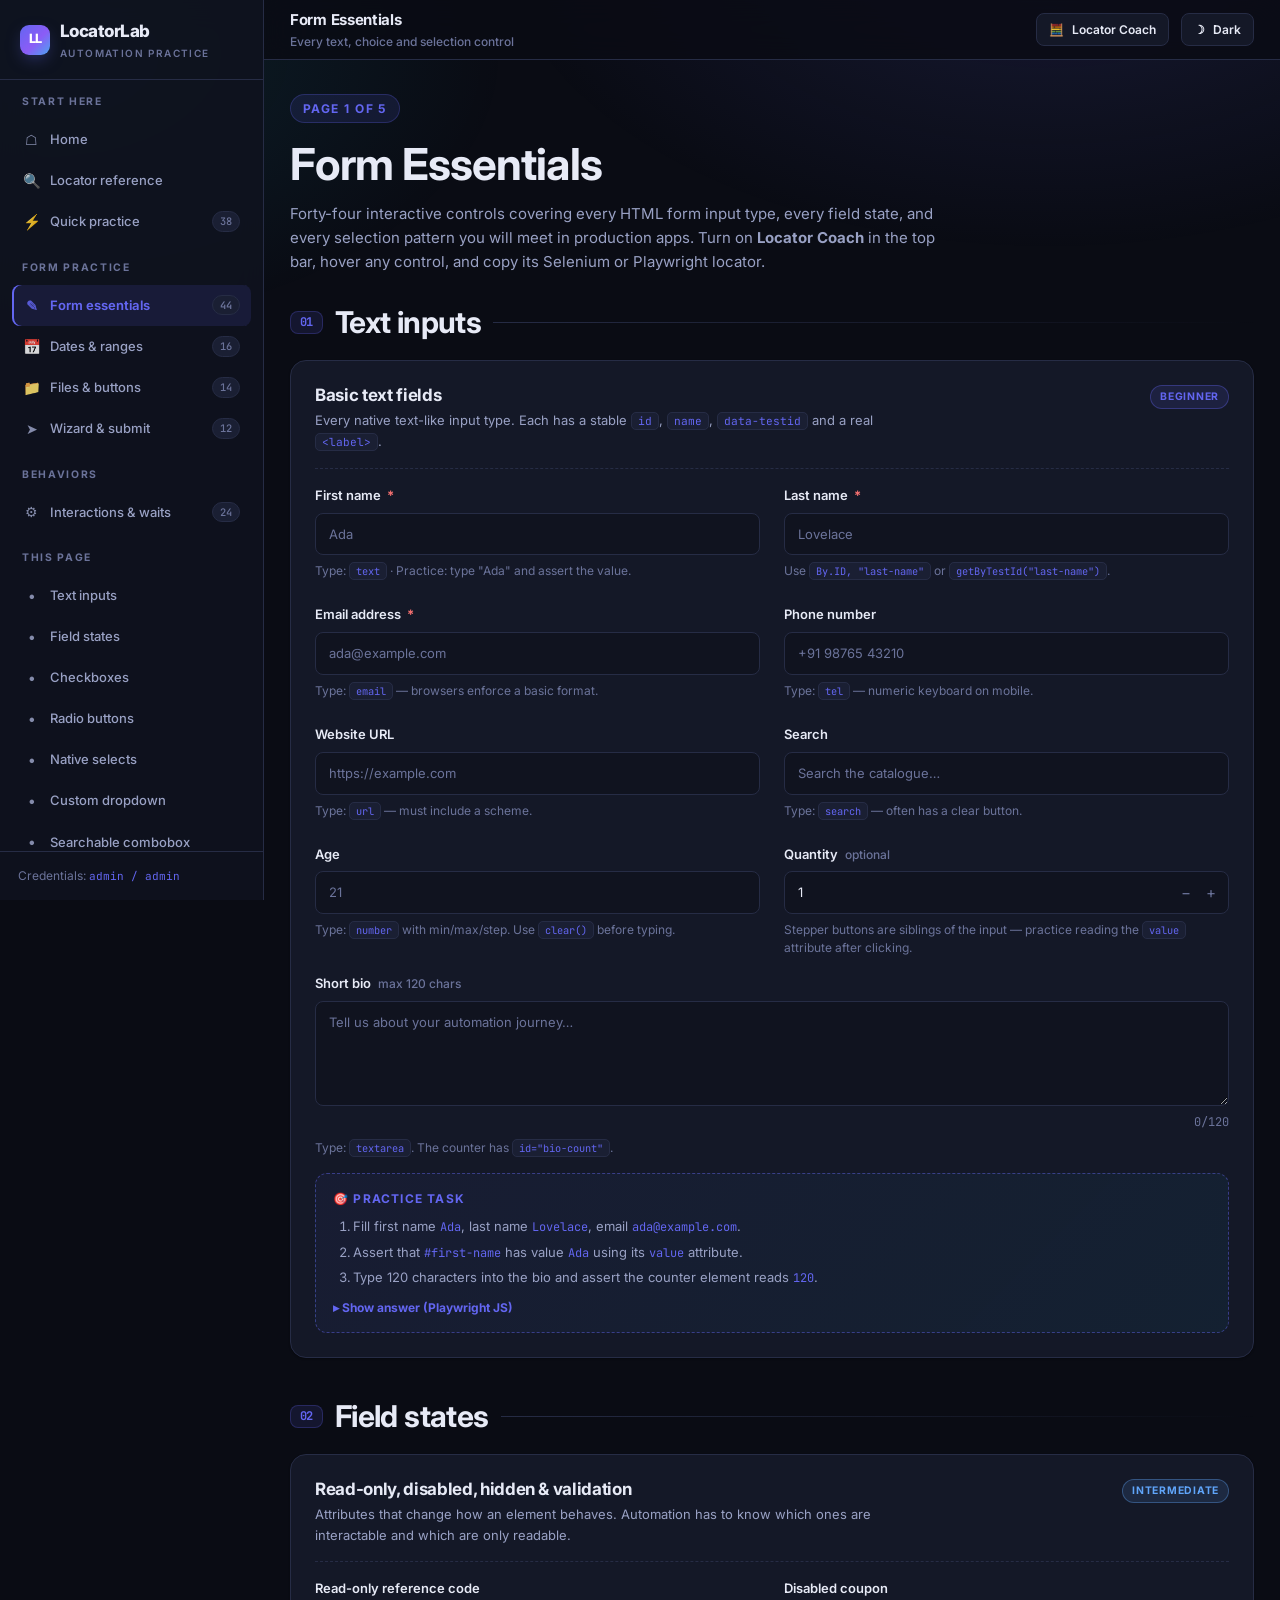
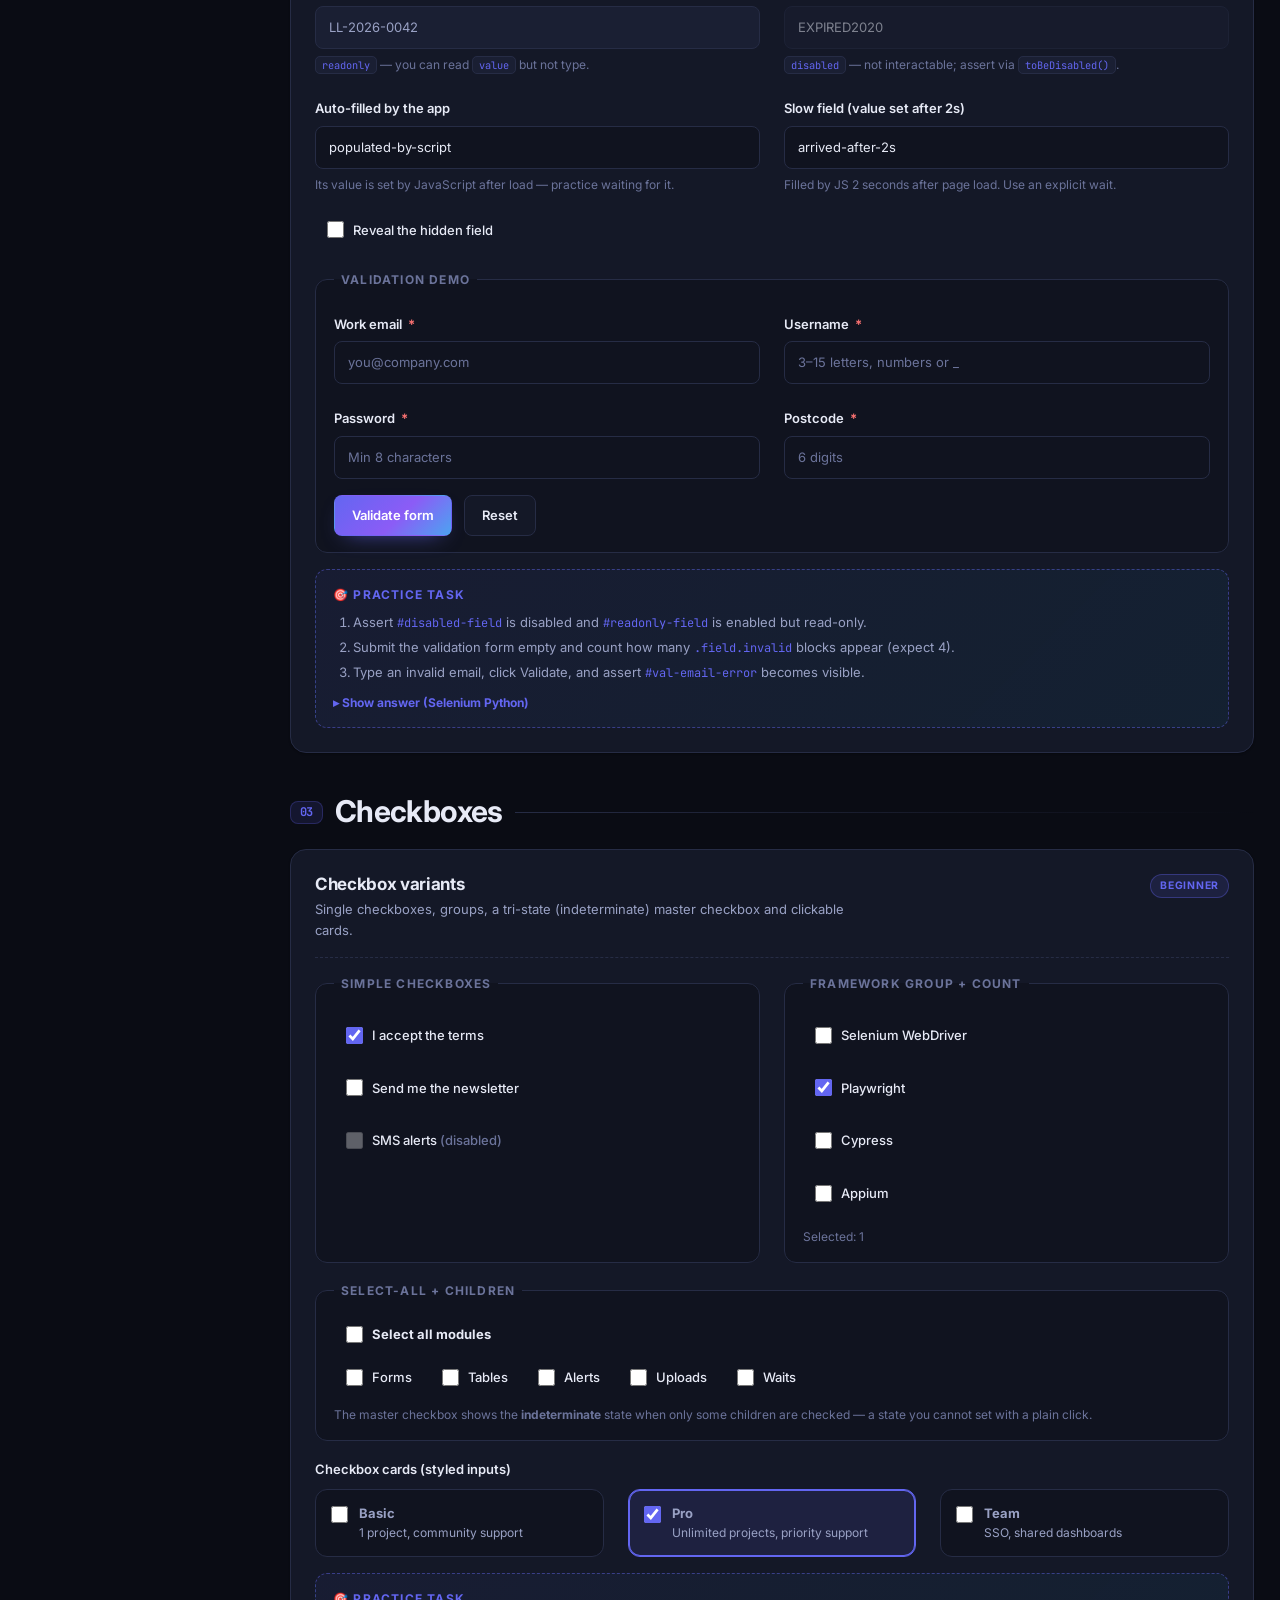
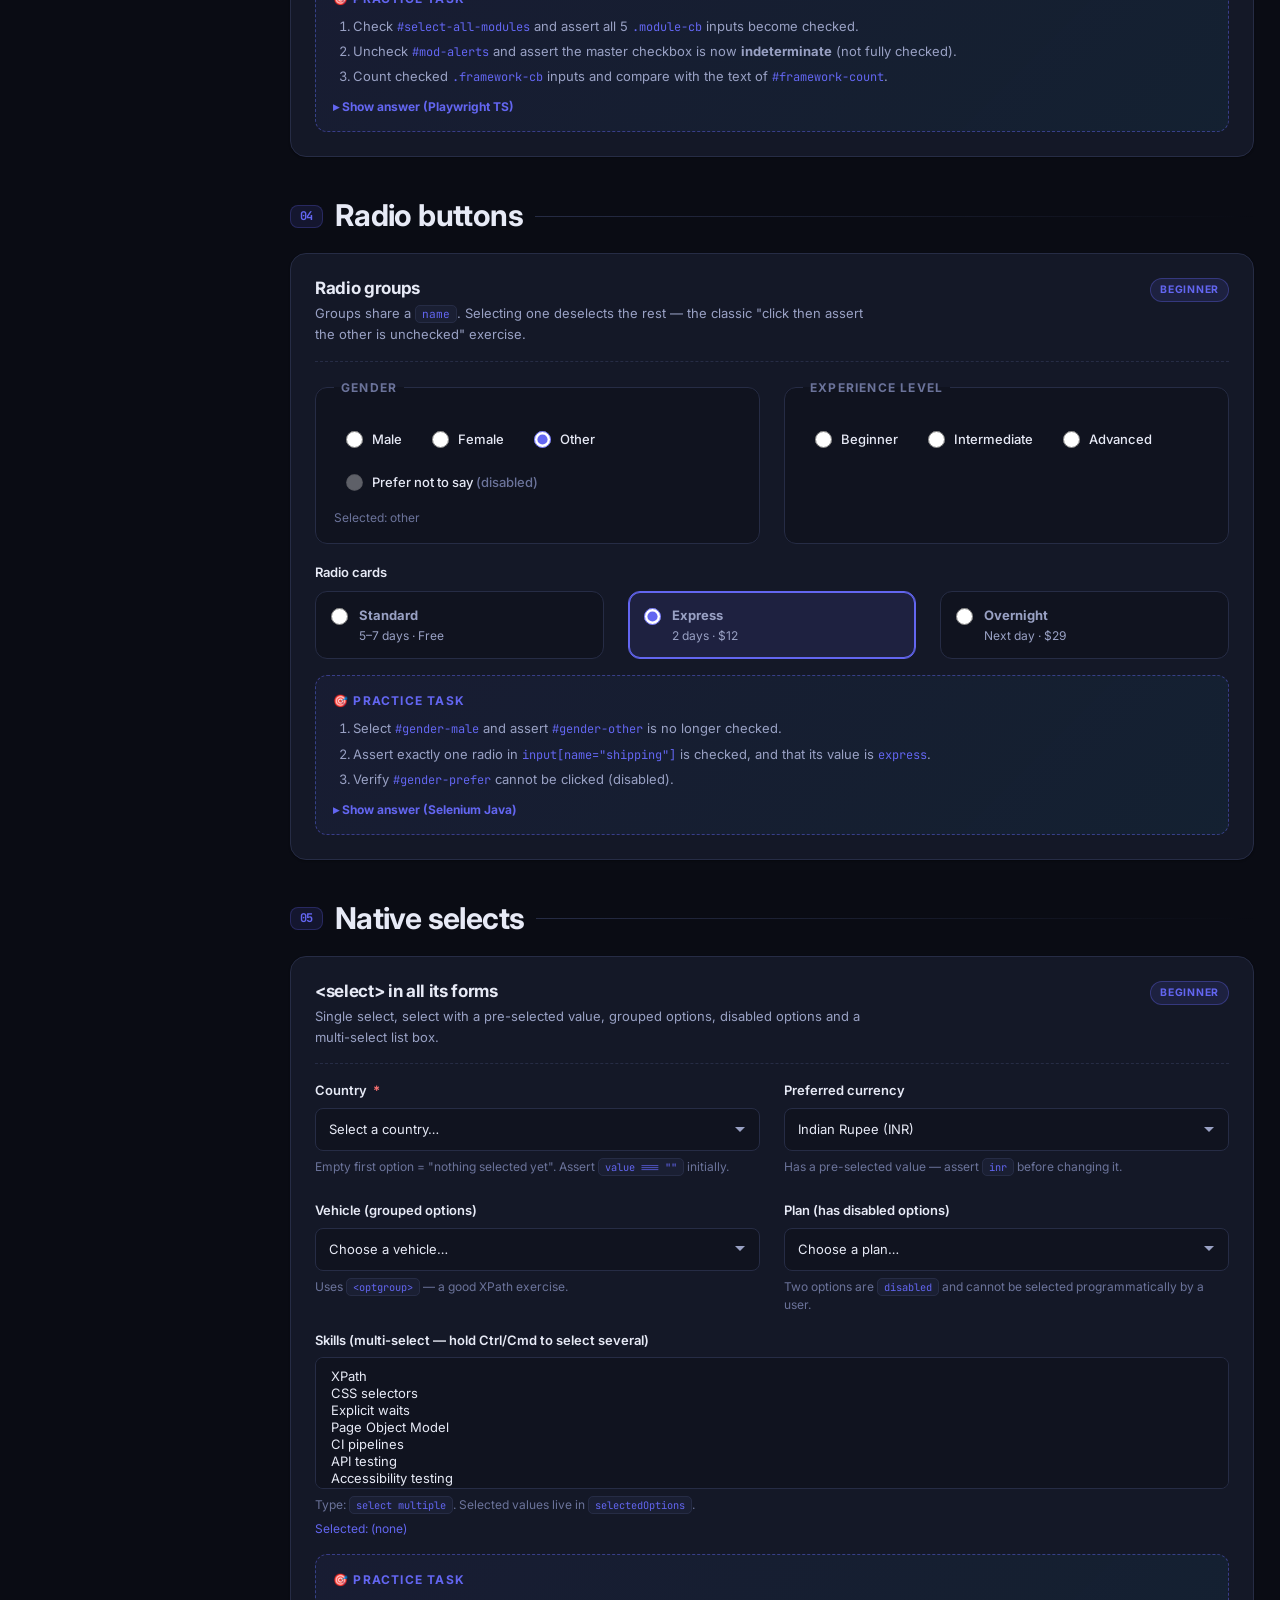
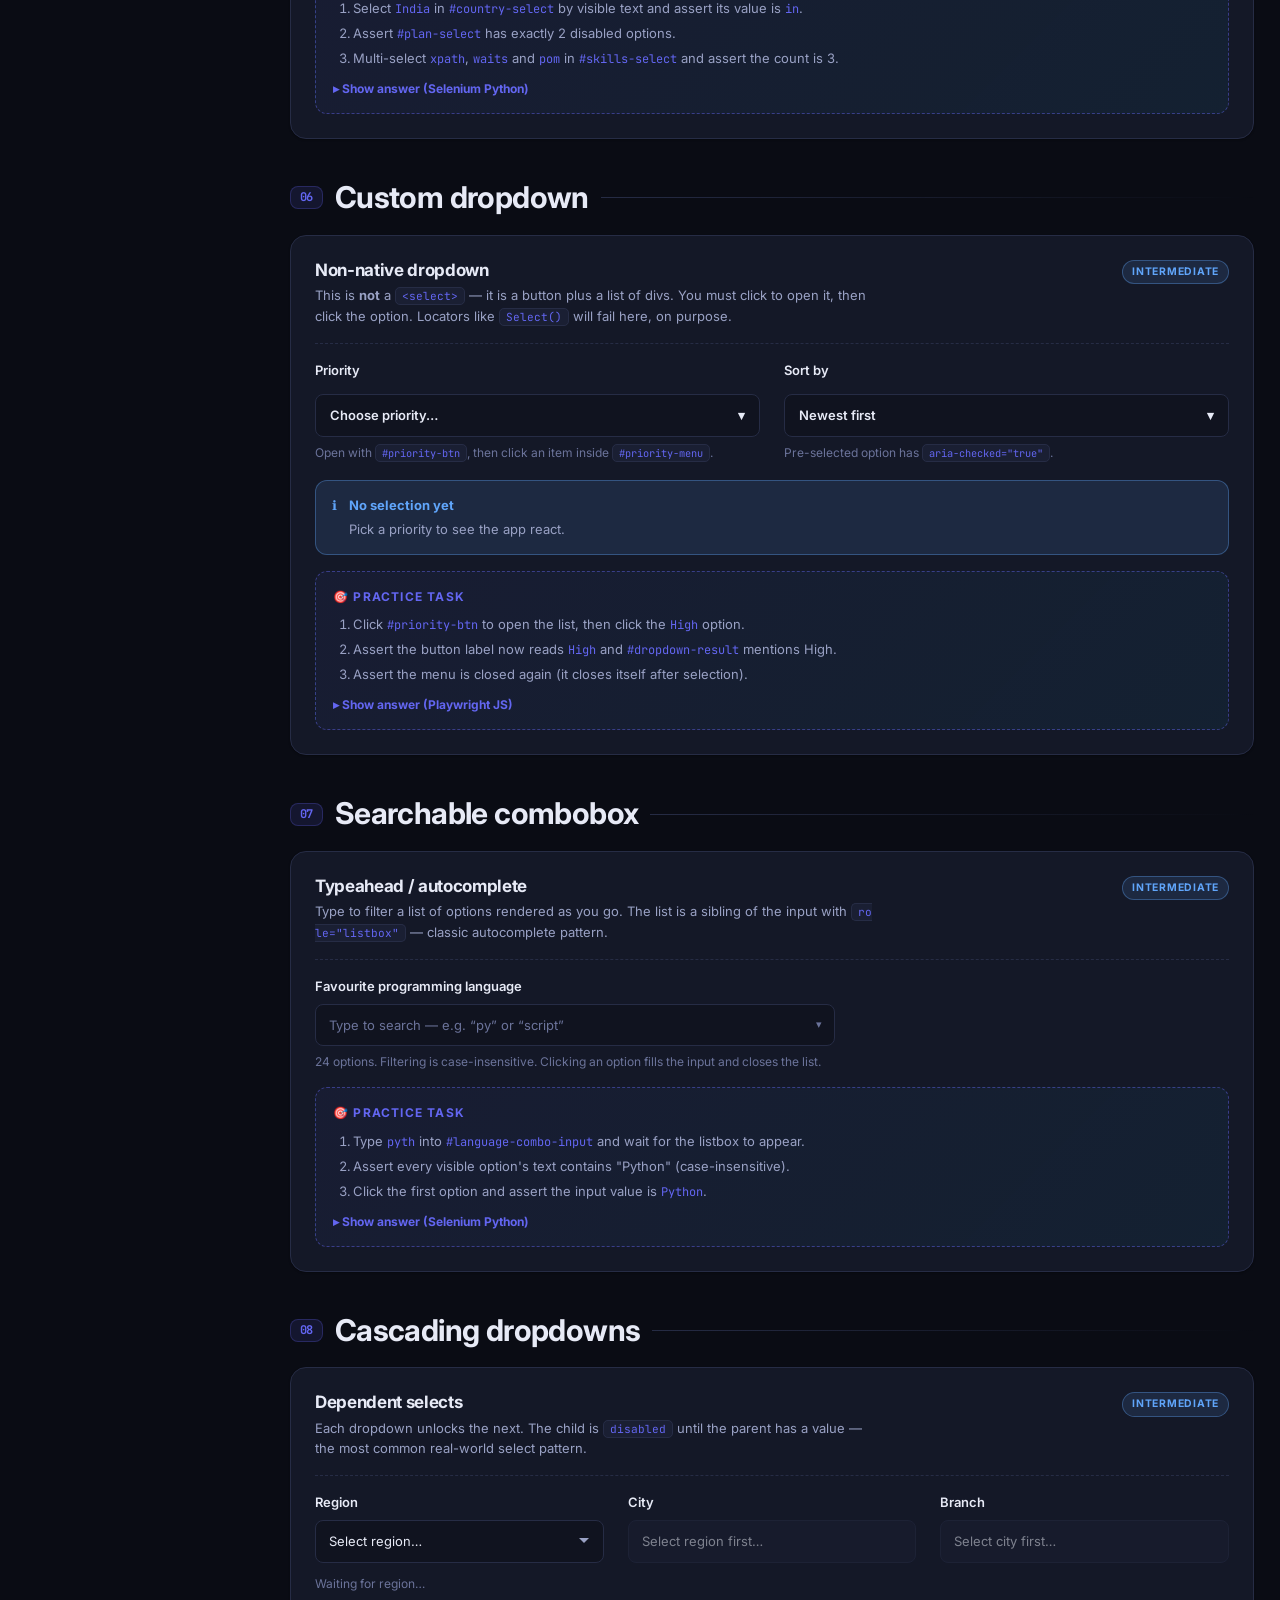
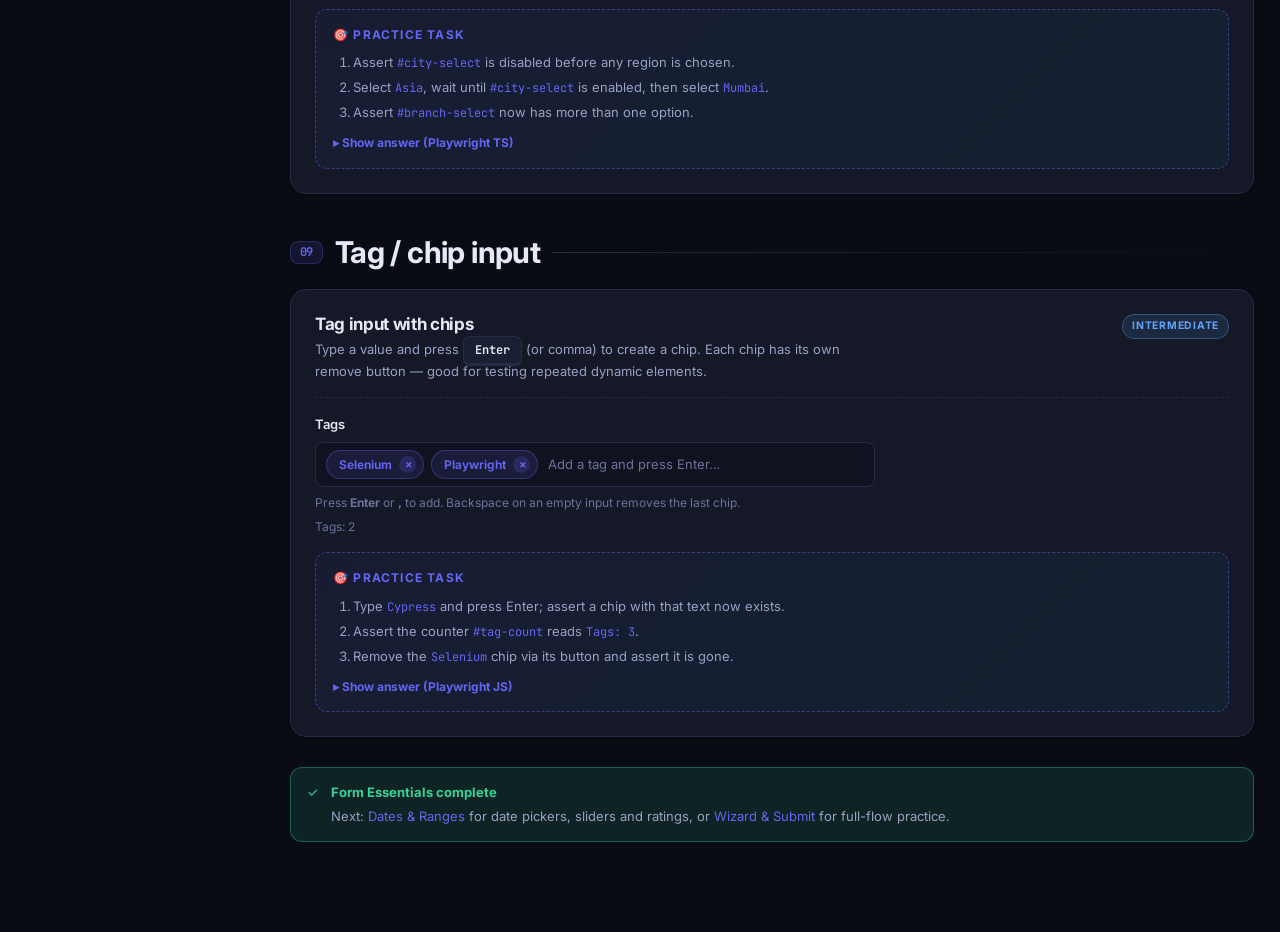
<file: pages/form-essentials.html>
<!DOCTYPE html>
<html lang="en" data-theme="dark">
<head>
<meta charset="UTF-8">
<meta name="viewport" content="width=device-width, initial-scale=1">
<title>Form Essentials — LocatorLab</title>
<meta name="description" content="Practice every type of HTML form control: text inputs, validation states, checkboxes, radio buttons, selects, custom dropdowns, comboboxes and tag inputs.">
<link rel="preconnect" href="https://fonts.googleapis.com">
<link rel="preconnect" href="https://fonts.gstatic.com" crossorigin>
<link href="https://fonts.googleapis.com/css2?family=Inter:wght@400;500;600;700;800&family=JetBrains+Mono:wght@400;600;700&display=swap" rel="stylesheet">
<link rel="stylesheet" href="../assets/css/lab.css">
<link rel="icon" href="data:image/svg+xml,%3Csvg xmlns='http://www.w3.org/2000/svg' viewBox='0 0 32 32'%3E%3Crect width='32' height='32' rx='8' fill='%236366f1'/%3E%3Ctext x='16' y='22' font-family='monospace' font-size='16' font-weight='700' fill='white' text-anchor='middle'%3ELL%3C/text%3E%3C/svg%3E">
</head>
<body>
<div class="app">

  <div class="scrim" id="scrim"></div>

  <aside class="sidebar" id="sidebar">
    <a class="brand" href="../index.html">
      <span class="brand-mark">LL</span>
      <span>LocatorLab<small class="brand-sub">Automation Practice</small></span>
    </a>
    <nav class="nav" aria-label="Main">
      <div class="nav-group">
        <div class="nav-title">Start here</div>
        <a href="../index.html"><span class="nav-ico">&#9750;</span>Home</a>
        <a href="locator-reference.html"><span class="nav-ico">&#128269;</span>Locator reference</a>
        <a href="quick-practice.html"><span class="nav-ico">&#9889;</span>Quick practice<span class="nav-count">38</span></a>
      </div>
      <div class="nav-group">
        <div class="nav-title">Form practice</div>
        <a href="form-essentials.html"><span class="nav-ico">&#9998;</span>Form essentials<span class="nav-count">44</span></a>
        <a href="dates-ranges.html"><span class="nav-ico">&#128197;</span>Dates &amp; ranges<span class="nav-count">16</span></a>
        <a href="files-buttons.html"><span class="nav-ico">&#128193;</span>Files &amp; buttons<span class="nav-count">14</span></a>
        <a href="wizard-submit.html"><span class="nav-ico">&#10148;</span>Wizard &amp; submit<span class="nav-count">12</span></a>
      </div>
      <div class="nav-group">
        <div class="nav-title">Behaviors</div>
        <a href="behaviors.html"><span class="nav-ico">&#9881;</span>Interactions &amp; waits<span class="nav-count">24</span></a>
      </div>
      <div class="nav-group">
        <div class="nav-title">This page</div>
        <a href="#text-inputs"><span class="nav-ico">&#8226;</span>Text inputs</a>
        <a href="#field-states"><span class="nav-ico">&#8226;</span>Field states</a>
        <a href="#checkboxes"><span class="nav-ico">&#8226;</span>Checkboxes</a>
        <a href="#radios"><span class="nav-ico">&#8226;</span>Radio buttons</a>
        <a href="#selects"><span class="nav-ico">&#8226;</span>Native selects</a>
        <a href="#custom-dropdown"><span class="nav-ico">&#8226;</span>Custom dropdown</a>
        <a href="#combobox"><span class="nav-ico">&#8226;</span>Searchable combobox</a>
        <a href="#cascading"><span class="nav-ico">&#8226;</span>Cascading dropdowns</a>
        <a href="#tag-input"><span class="nav-ico">&#8226;</span>Tag input</a>
      </div>
    </nav>
    <div class="sidebar-foot">Credentials: <code>admin / admin</code></div>
  </aside>

  <div class="main">
    <header class="topbar">
      <button class="burger" id="burger" aria-label="Open navigation" aria-expanded="false" aria-controls="sidebar">&#9776;</button>
      <div class="topbar-title">Form Essentials<small>Every text, choice and selection control</small></div>
      <div class="topbar-spacer"></div>
      <button class="btn btn-sm" data-coach-toggle aria-pressed="false">
        <span aria-hidden="true">&#129518;</span><span data-coach-label>Locator Coach</span>
      </button>
      <button class="btn btn-sm" data-theme-toggle aria-pressed="false" aria-label="Toggle color theme">
        <span data-theme-icon aria-hidden="true">&#9789;</span><span data-theme-label>Dark</span>
      </button>
    </header>

    <main class="content">

      <div class="page-head">
        <span class="eyebrow">Page 1 of 5</span>
        <h1>Form Essentials</h1>
        <p>Forty-four interactive controls covering every HTML form input type, every field state,
        and every selection pattern you will meet in production apps. Turn on <b>Locator Coach</b>
        in the top bar, hover any control, and copy its Selenium or Playwright locator.</p>
      </div>

      <!-- ============ 01 TEXT INPUTS ============ -->
      <h2 class="section-title" id="text-inputs"><span class="section-num">01</span>Text inputs</h2>

      <div class="card" data-reveal>
        <div class="card-head">
          <div class="grow">
            <h3>Basic text fields</h3>
            <p>Every native text-like input type. Each has a stable <code class="inline-code">id</code>,
            <code class="inline-code">name</code>, <code class="inline-code">data-testid</code> and a real <code class="inline-code">&lt;label&gt;</code>.</p>
          </div>
          <span class="badge badge-req">Beginner</span>
        </div>

        <div class="grid grid-2">
          <div class="field">
            <label for="first-name">First name <span class="req">*</span></label>
            <input type="text" id="first-name" name="firstName" data-testid="first-name"
                   data-automation-id="first-name" placeholder="Ada" autocomplete="given-name" required>
            <span class="hint">Type: <code class="inline-code">text</code> &middot; Practice: type "Ada" and assert the value.</span>
          </div>

          <div class="field">
            <label for="last-name">Last name <span class="req">*</span></label>
            <input type="text" id="last-name" name="lastName" data-testid="last-name"
                   data-automation-id="last-name" placeholder="Lovelace" autocomplete="family-name" required>
            <span class="hint">Use <code class="inline-code">By.ID, "last-name"</code> or <code class="inline-code">getByTestId("last-name")</code>.</span>
          </div>

          <div class="field">
            <label for="user-email">Email address <span class="req">*</span></label>
            <input type="email" id="user-email" name="email" data-testid="user-email"
                   data-automation-id="user-email" placeholder="ada@example.com" autocomplete="email" required>
            <span class="hint">Type: <code class="inline-code">email</code> — browsers enforce a basic format.</span>
          </div>

          <div class="field">
            <label for="user-phone">Phone number</label>
            <input type="tel" id="user-phone" name="phone" data-testid="user-phone"
                   data-automation-id="user-phone" placeholder="+91 98765 43210" autocomplete="tel" pattern="^[\d+\-\s()]{7,20}$">
            <span class="hint">Type: <code class="inline-code">tel</code> — numeric keyboard on mobile.</span>
          </div>

          <div class="field">
            <label for="website-url">Website URL</label>
            <input type="url" id="website-url" name="website" data-testid="website-url"
                   data-automation-id="website-url" placeholder="https://example.com">
            <span class="hint">Type: <code class="inline-code">url</code> — must include a scheme.</span>
          </div>

          <div class="field">
            <label for="search-box">Search</label>
            <input type="search" id="search-box" name="search" data-testid="search-box"
                   data-automation-id="search-box" placeholder="Search the catalogue…">
            <span class="hint">Type: <code class="inline-code">search</code> — often has a clear button.</span>
          </div>

          <div class="field">
            <label for="age-input">Age</label>
            <input type="number" id="age-input" name="age" data-testid="age-input"
                   data-automation-id="age-input" min="18" max="99" step="1" placeholder="21">
            <span class="hint">Type: <code class="inline-code">number</code> with min/max/step. Use <code class="inline-code">clear()</code> before typing.</span>
          </div>

          <div class="field">
            <label for="quantity-input">Quantity <span class="optional">optional</span></label>
            <div class="input-wrap has-trail">
              <input type="number" id="quantity-input" name="quantity" data-testid="quantity-input"
                     data-automation-id="quantity-input" value="1" min="1" max="99">
              <span class="trail">
                <button type="button" class="icon-btn" id="qty-minus" aria-label="Decrease quantity">&minus;</button>
                <button type="button" class="icon-btn" id="qty-plus" aria-label="Increase quantity">+</button>
              </span>
            </div>
            <span class="hint">Stepper buttons are siblings of the input — practice reading the <code class="inline-code">value</code> attribute after clicking.</span>
          </div>
        </div>

        <div class="field" style="margin-top:16px">
          <label for="bio-textarea">Short bio <span class="optional">max 120 chars</span></label>
          <textarea id="bio-textarea" name="bio" data-testid="bio-textarea" data-automation-id="bio-textarea"
                    rows="4" maxlength="120" placeholder="Tell us about your automation journey…"></textarea>
          <div class="char-count"><span id="bio-count">0</span>/120</div>
          <span class="hint">Type: <code class="inline-code">textarea</code>. The counter has <code class="inline-code">id="bio-count"</code>.</span>
        </div>

        <div class="task">
          <div class="task-head">&#127919; Practice task</div>
          <ol>
            <li>Fill first name <code>Ada</code>, last name <code>Lovelace</code>, email <code>ada@example.com</code>.</li>
            <li>Assert that <code>#first-name</code> has value <code>Ada</code> using its <code>value</code> attribute.</li>
            <li>Type 120 characters into the bio and assert the counter element reads <code>120</code>.</li>
          </ol>
          <details>
            <summary>Show answer (Playwright JS)</summary>
<pre class="code">await page.getByTestId("first-name").fill("Ada");
await page.getByTestId("last-name").fill("Lovelace");
await page.getByTestId("user-email").fill("ada@example.com");
await expect(page.getByTestId("first-name")).toHaveValue("Ada");

await page.getByTestId("bio-textarea").fill("a".repeat(120));
await expect(page.locator("#bio-count")).toHaveText("120");</pre>
          </details>
        </div>
      </div>

      <!-- ============ 02 FIELD STATES ============ -->
      <h2 class="section-title" id="field-states"><span class="section-num">02</span>Field states</h2>

      <div class="card" data-reveal>
        <div class="card-head">
          <div class="grow">
            <h3>Read-only, disabled, hidden &amp; validation</h3>
            <p>Attributes that change how an element behaves. Automation has to know which ones
            are interactable and which are only readable.</p>
          </div>
          <span class="badge badge-int">Intermediate</span>
        </div>

        <div class="grid grid-2">
          <div class="field">
            <label for="readonly-field">Read-only reference code</label>
            <input type="text" id="readonly-field" name="referenceCode" data-testid="readonly-field"
                   data-automation-id="readonly-field" value="LL-2026-0042" readonly>
            <span class="hint"><code class="inline-code">readonly</code> — you can read <code class="inline-code">value</code> but not type.</span>
          </div>

          <div class="field">
            <label for="disabled-field">Disabled coupon</label>
            <input type="text" id="disabled-field" name="coupon" data-testid="disabled-field"
                   data-automation-id="disabled-field" value="EXPIRED2020" disabled>
            <span class="hint"><code class="inline-code">disabled</code> — not interactable; assert via <code class="inline-code">toBeDisabled()</code>.</span>
          </div>

          <div class="field">
            <label for="auto-field">Auto-filled by the app</label>
            <input type="text" id="auto-field" name="autoValue" data-testid="auto-field"
                   data-automation-id="auto-field" value="populated-by-script">
            <span class="hint">Its value is set by JavaScript after load — practice waiting for it.</span>
          </div>

          <div class="field">
            <label for="slow-field">Slow field (value set after 2s)</label>
            <input type="text" id="slow-field" name="slowValue" data-testid="slow-field"
                   data-automation-id="slow-field" placeholder="waiting…">
            <span class="hint">Filled by JS 2 seconds after page load. Use an explicit wait.</span>
          </div>
        </div>

        <div style="margin-top:18px">
          <label class="check" for="toggle-hidden">
            <input type="checkbox" id="toggle-hidden" data-testid="toggle-hidden" data-automation-id="toggle-hidden">
            <span>Reveal the hidden field</span>
          </label>
          <div class="field" id="hidden-field-wrap" hidden style="margin-top:10px">
            <label for="hidden-field">Hidden field (type=hidden)</label>
            <input type="hidden" id="hidden-field" name="csrfToken" data-testid="hidden-field"
                   data-automation-id="hidden-field" value="tok_9f3a77c1">
            <span class="hint"><code class="inline-code">type="hidden"</code> is invisible but readable — great for CSRF-token assertions.</span>
          </div>
        </div>

        <div style="margin-top:22px">
          <fieldset>
            <legend>Validation demo</legend>
            <form id="validation-form" novalidate style="display:grid;gap:16px;margin-top:8px">
              <div class="grid grid-2">
                <div class="field" data-validate="email">
                  <label for="val-email">Work email <span class="req">*</span></label>
                  <input type="email" id="val-email" name="valEmail" data-testid="val-email"
                         data-automation-id="val-email" placeholder="you@company.com" required>
                  <span class="error-msg" id="val-email-error">Please enter a valid work email address.</span>
                </div>
                <div class="field" data-validate="username">
                  <label for="val-username">Username <span class="req">*</span></label>
                  <input type="text" id="val-username" name="valUsername" data-testid="val-username"
                         data-automation-id="val-username" placeholder="3–15 letters, numbers or _" required>
                  <span class="error-msg" id="val-username-error">Only letters, numbers and underscore (3–15 chars).</span>
                </div>
                <div class="field" data-validate="password">
                  <label for="val-password">Password <span class="req">*</span></label>
                  <input type="password" id="val-password" name="valPassword" data-testid="val-password"
                         data-automation-id="val-password" placeholder="Min 8 characters" required minlength="8">
                  <span class="error-msg" id="val-password-error">Password must be at least 8 characters.</span>
                </div>
                <div class="field" data-validate="digits">
                  <label for="val-postcode">Postcode <span class="req">*</span></label>
                  <input type="text" id="val-postcode" name="valPostcode" data-testid="val-postcode"
                         data-automation-id="val-postcode" placeholder="6 digits" required>
                  <span class="error-msg" id="val-postcode-error">Postcode must be exactly 6 digits.</span>
                </div>
              </div>
              <div class="row">
                <button type="submit" class="btn btn-primary" id="validate-submit">Validate form</button>
                <button type="reset" class="btn" id="validate-reset">Reset</button>
                <span id="validation-status" class="small muted" role="status"></span>
              </div>
            </form>
          </fieldset>
        </div>

        <div class="task">
          <div class="task-head">&#127919; Practice task</div>
          <ol>
            <li>Assert <code>#disabled-field</code> is disabled and <code>#readonly-field</code> is enabled but read-only.</li>
            <li>Submit the validation form empty and count how many <code>.field.invalid</code> blocks appear (expect 4).</li>
            <li>Type an invalid email, click Validate, and assert <code>#val-email-error</code> becomes visible.</li>
          </ol>
          <details>
            <summary>Show answer (Selenium Python)</summary>
<pre class="code">from selenium.webdriver.common.by import By
from selenium.webdriver.support.ui import WebDriverWait
from selenium.webdriver.support import expected_conditions as EC

assert driver.find_element(By.ID, "disabled-field").is_enabled() is False
assert driver.find_element(By.ID, "readonly-field").get_attribute("readonly") is not None

driver.find_element(By.ID, "validate-submit").click()
WebDriverWait(driver, 5).until(
    EC.visibility_of_element_located((By.ID, "val-email-error"))
)
invalid = driver.find_elements(By.CSS_SELECTOR, ".field.invalid")
assert len(invalid) == 4</pre>
          </details>
        </div>
      </div>

      <!-- ============ 03 CHECKBOXES ============ -->
      <h2 class="section-title" id="checkboxes"><span class="section-num">03</span>Checkboxes</h2>

      <div class="card" data-reveal>
        <div class="card-head">
          <div class="grow">
            <h3>Checkbox variants</h3>
            <p>Single checkboxes, groups, a tri-state (indeterminate) master checkbox and clickable cards.</p>
          </div>
          <span class="badge badge-req">Beginner</span>
        </div>

        <div class="grid grid-2">
          <fieldset>
            <legend>Simple checkboxes</legend>
            <div class="stack" style="margin-top:8px">
              <label class="check" for="agree-terms">
                <input type="checkbox" id="agree-terms" name="terms" data-testid="agree-terms"
                       data-automation-id="agree-terms" checked>
                <span>I accept the terms</span>
              </label>
              <label class="check" for="agree-newsletter">
                <input type="checkbox" id="agree-newsletter" name="newsletter" data-testid="agree-newsletter"
                       data-automation-id="agree-newsletter">
                <span>Send me the newsletter</span>
              </label>
              <label class="check" for="agree-sms">
                <input type="checkbox" id="agree-sms" name="smsAlerts" data-testid="agree-sms"
                       data-automation-id="agree-sms" disabled>
                <span>SMS alerts <span class="faint">(disabled)</span></span>
              </label>
            </div>
          </fieldset>

          <fieldset>
            <legend>Framework group + count</legend>
            <div class="stack" id="framework-group" style="margin-top:8px">
              <label class="check" for="fw-selenium">
                <input type="checkbox" class="framework-cb" id="fw-selenium" name="frameworks" value="selenium"
                       data-testid="fw-selenium" data-automation-id="fw-selenium">
                <span>Selenium WebDriver</span>
              </label>
              <label class="check" for="fw-playwright">
                <input type="checkbox" class="framework-cb" id="fw-playwright" name="frameworks" value="playwright"
                       data-testid="fw-playwright" data-automation-id="fw-playwright" checked>
                <span>Playwright</span>
              </label>
              <label class="check" for="fw-cypress">
                <input type="checkbox" class="framework-cb" id="fw-cypress" name="frameworks" value="cypress"
                       data-testid="fw-cypress" data-automation-id="fw-cypress">
                <span>Cypress</span>
              </label>
              <label class="check" for="fw-appium">
                <input type="checkbox" class="framework-cb" id="fw-appium" name="frameworks" value="appium"
                       data-testid="fw-appium" data-automation-id="fw-appium">
                <span>Appium</span>
              </label>
              <div class="hint" id="framework-count" role="status" aria-live="polite">Selected: 1</div>
            </div>
          </fieldset>
        </div>

        <fieldset style="margin-top:18px">
          <legend>Select-all + children</legend>
          <label class="check" for="select-all-modules" style="margin-bottom:6px">
            <input type="checkbox" id="select-all-modules" data-testid="select-all-modules"
                   data-automation-id="select-all-modules">
            <strong>Select all modules</strong>
          </label>
          <div class="inline-group" id="module-group">
            <label class="check" for="mod-forms"><input type="checkbox" class="module-cb" id="mod-forms" value="forms" data-testid="mod-forms" data-automation-id="mod-forms"><span>Forms</span></label>
            <label class="check" for="mod-tables"><input type="checkbox" class="module-cb" id="mod-tables" value="tables" data-testid="mod-tables" data-automation-id="mod-tables"><span>Tables</span></label>
            <label class="check" for="mod-alerts"><input type="checkbox" class="module-cb" id="mod-alerts" value="alerts" data-testid="mod-alerts" data-automation-id="mod-alerts"><span>Alerts</span></label>
            <label class="check" for="mod-uploads"><input type="checkbox" class="module-cb" id="mod-uploads" value="uploads" data-testid="mod-uploads" data-automation-id="mod-uploads"><span>Uploads</span></label>
            <label class="check" for="mod-waits"><input type="checkbox" class="module-cb" id="mod-waits" value="waits" data-testid="mod-waits" data-automation-id="mod-waits"><span>Waits</span></label>
          </div>
          <p class="hint" style="margin-top:10px">The master checkbox shows the <b>indeterminate</b> state when only some children are checked — a state you cannot set with a plain click.</p>
        </fieldset>

        <div style="margin-top:18px">
          <span class="field-label" style="display:block;margin-bottom:9px">Checkbox cards (styled inputs)</span>
          <div class="grid grid-3">
            <label class="check-card" for="plan-basic">
              <input type="checkbox" id="plan-basic" name="planCard" value="basic" data-testid="plan-basic" data-automation-id="plan-basic">
              <span><strong>Basic</strong><span>1 project, community support</span></span>
            </label>
            <label class="check-card" for="plan-pro">
              <input type="checkbox" id="plan-pro" name="planCard" value="pro" data-testid="plan-pro" data-automation-id="plan-pro" checked>
              <span><strong>Pro</strong><span>Unlimited projects, priority support</span></span>
            </label>
            <label class="check-card" for="plan-team">
              <input type="checkbox" id="plan-team" name="planCard" value="team" data-testid="plan-team" data-automation-id="plan-team">
              <span><strong>Team</strong><span>SSO, shared dashboards</span></span>
            </label>
          </div>
        </div>

        <div class="task">
          <div class="task-head">&#127919; Practice task</div>
          <ol>
            <li>Check <code>#select-all-modules</code> and assert all 5 <code>.module-cb</code> inputs become checked.</li>
            <li>Uncheck <code>#mod-alerts</code> and assert the master checkbox is now <b>indeterminate</b> (not fully checked).</li>
            <li>Count checked <code>.framework-cb</code> inputs and compare with the text of <code>#framework-count</code>.</li>
          </ol>
          <details>
            <summary>Show answer (Playwright TS)</summary>
<pre class="code">await page.getByTestId("select-all-modules").check();
await expect(page.locator(".module-cb")).toHaveCount(5);
for (const cb of await page.locator(".module-cb").all()) {
  await expect(cb).toBeChecked();
}

await page.getByTestId("mod-alerts").uncheck();
// indeterminate is a DOM property, not a checked state
const indeterminate = await page.locator("#select-all-modules")
  .evaluate((el) => el.indeterminate);
expect(indeterminate).toBe(true);</pre>
          </details>
        </div>
      </div>

      <!-- ============ 04 RADIOS ============ -->
      <h2 class="section-title" id="radios"><span class="section-num">04</span>Radio buttons</h2>

      <div class="card" data-reveal>
        <div class="card-head">
          <div class="grow">
            <h3>Radio groups</h3>
            <p>Groups share a <code class="inline-code">name</code>. Selecting one deselects the rest —
            the classic "click then assert the other is unchecked" exercise.</p>
          </div>
          <span class="badge badge-req">Beginner</span>
        </div>

        <div class="grid grid-2">
          <fieldset>
            <legend>Gender</legend>
            <div class="inline-group" style="margin-top:8px">
              <label class="check" for="gender-male">
                <input type="radio" id="gender-male" name="gender" value="male" data-testid="gender-male" data-automation-id="gender-male">
                <span>Male</span>
              </label>
              <label class="check" for="gender-female">
                <input type="radio" id="gender-female" name="gender" value="female" data-testid="gender-female" data-automation-id="gender-female">
                <span>Female</span>
              </label>
              <label class="check" for="gender-other">
                <input type="radio" id="gender-other" name="gender" value="other" data-testid="gender-other" data-automation-id="gender-other" checked>
                <span>Other</span>
              </label>
              <label class="check" for="gender-prefer">
                <input type="radio" id="gender-prefer" name="gender" value="prefer" data-testid="gender-prefer" data-automation-id="gender-prefer" disabled>
                <span>Prefer not to say <span class="faint">(disabled)</span></span>
              </label>
            </div>
            <div class="hint" id="gender-out" style="margin-top:8px">Selected: other</div>
          </fieldset>

          <fieldset>
            <legend>Experience level</legend>
            <div class="inline-group" style="margin-top:8px">
              <label class="check" for="exp-beginner">
                <input type="radio" id="exp-beginner" name="experience" value="beginner" data-testid="exp-beginner" data-automation-id="exp-beginner">
                <span>Beginner</span>
              </label>
              <label class="check" for="exp-intermediate">
                <input type="radio" id="exp-intermediate" name="experience" value="intermediate" data-testid="exp-intermediate" data-automation-id="exp-intermediate">
                <span>Intermediate</span>
              </label>
              <label class="check" for="exp-advanced">
                <input type="radio" id="exp-advanced" name="experience" value="advanced" data-testid="exp-advanced" data-automation-id="exp-advanced">
                <span>Advanced</span>
              </label>
            </div>
          </fieldset>
        </div>

        <div style="margin-top:18px">
          <span class="field-label" style="display:block;margin-bottom:9px">Radio cards</span>
          <div class="grid grid-3">
            <label class="check-card" for="ship-standard">
              <input type="radio" id="ship-standard" name="shipping" value="standard" data-testid="ship-standard" data-automation-id="ship-standard">
              <span><strong>Standard</strong><span>5–7 days &middot; Free</span></span>
            </label>
            <label class="check-card" for="ship-express">
              <input type="radio" id="ship-express" name="shipping" value="express" data-testid="ship-express" data-automation-id="ship-express" checked>
              <span><strong>Express</strong><span>2 days &middot; $12</span></span>
            </label>
            <label class="check-card" for="ship-overnight">
              <input type="radio" id="ship-overnight" name="shipping" value="overnight" data-testid="ship-overnight" data-automation-id="ship-overnight">
              <span><strong>Overnight</strong><span>Next day &middot; $29</span></span>
            </label>
          </div>
        </div>

        <div class="task">
          <div class="task-head">&#127919; Practice task</div>
          <ol>
            <li>Select <code>#gender-male</code> and assert <code>#gender-other</code> is no longer checked.</li>
            <li>Assert exactly one radio in <code>input[name="shipping"]</code> is checked, and that its value is <code>express</code>.</li>
            <li>Verify <code>#gender-prefer</code> cannot be clicked (disabled).</li>
          </ol>
          <details>
            <summary>Show answer (Selenium Java)</summary>
<pre class="code">WebElement male = driver.findElement(By.id("gender-male"));
male.click();
Assert.assertFalse(driver.findElement(By.id("gender-other")).isSelected());

List&lt;WebElement&gt; checked = driver.findElements(
    By.cssSelector("input[name=\"shipping\"]:checked"));
Assert.assertEquals(checked.size(), 1);
Assert.assertEquals(checked.get(0).getAttribute("value"), "express");</pre>
          </details>
        </div>
      </div>

      <!-- ============ 05 NATIVE SELECTS ============ -->
      <h2 class="section-title" id="selects"><span class="section-num">05</span>Native selects</h2>

      <div class="card" data-reveal>
        <div class="card-head">
          <div class="grow">
            <h3>&lt;select&gt; in all its forms</h3>
            <p>Single select, select with a pre-selected value, grouped options, disabled options
            and a multi-select list box.</p>
          </div>
          <span class="badge badge-req">Beginner</span>
        </div>

        <div class="grid grid-2">
          <div class="field">
            <label for="country-select">Country <span class="req">*</span></label>
            <select id="country-select" name="country" data-testid="country-select" data-automation-id="country-select" required>
              <option value="">Select a country…</option>
              <option value="in">India</option>
              <option value="us">United States</option>
              <option value="gb">United Kingdom</option>
              <option value="de">Germany</option>
              <option value="au">Australia</option>
              <option value="jp">Japan</option>
              <option value="br">Brazil</option>
              <option value="za">South Africa</option>
            </select>
            <span class="hint">Empty first option = "nothing selected yet". Assert <code class="inline-code">value === ""</code> initially.</span>
          </div>

          <div class="field">
            <label for="currency-select">Preferred currency</label>
            <select id="currency-select" name="currency" data-testid="currency-select" data-automation-id="currency-select">
              <option value="inr" selected>Indian Rupee (INR)</option>
              <option value="usd">US Dollar (USD)</option>
              <option value="eur">Euro (EUR)</option>
              <option value="gbp">British Pound (GBP)</option>
              <option value="jpy">Japanese Yen (JPY)</option>
            </select>
            <span class="hint">Has a pre-selected value — assert <code class="inline-code">inr</code> before changing it.</span>
          </div>

          <div class="field">
            <label for="vehicle-select">Vehicle (grouped options)</label>
            <select id="vehicle-select" name="vehicle" data-testid="vehicle-select" data-automation-id="vehicle-select">
              <option value="">Choose a vehicle…</option>
              <optgroup label="Four wheels">
                <option value="sedan">Sedan</option>
                <option value="suv">SUV</option>
                <option value="hatchback">Hatchback</option>
              </optgroup>
              <optgroup label="Two wheels">
                <option value="motorcycle">Motorcycle</option>
                <option value="scooter">Scooter</option>
                <option value="bicycle">Bicycle</option>
              </optgroup>
            </select>
            <span class="hint">Uses <code class="inline-code">&lt;optgroup&gt;</code> — a good XPath exercise.</span>
          </div>

          <div class="field">
            <label for="plan-select">Plan (has disabled options)</label>
            <select id="plan-select" name="plan" data-testid="plan-select" data-automation-id="plan-select">
              <option value="">Choose a plan…</option>
              <option value="free">Free</option>
              <option value="starter">Starter — $9/mo</option>
              <option value="pro" disabled>Pro — $29/mo (sold out)</option>
              <option value="enterprise">Enterprise — $99/mo</option>
              <option value="custom" disabled>Custom (coming soon)</option>
            </select>
            <span class="hint">Two options are <code class="inline-code">disabled</code> and cannot be selected programmatically by a user.</span>
          </div>
        </div>

        <div class="field" style="margin-top:16px">
          <label for="skills-select">Skills (multi-select — hold Ctrl/Cmd to select several)</label>
          <select id="skills-select" name="skills" multiple size="6" data-testid="skills-select"
                 data-automation-id="skills-select">
            <option value="xpath">XPath</option>
            <option value="css">CSS selectors</option>
            <option value="waits">Explicit waits</option>
            <option value="pom">Page Object Model</option>
            <option value="ci">CI pipelines</option>
            <option value="api">API testing</option>
            <option value="a11y">Accessibility testing</option>
            <option value="perf">Performance testing</option>
          </select>
          <div class="hint">Type: <code class="inline-code">select multiple</code>. Selected values live in <code class="inline-code">selectedOptions</code>.
          <span id="skills-out" role="status" style="display:block;margin-top:6px;color:var(--brand)">Selected: (none)</span></div>
        </div>

        <div class="task">
          <div class="task-head">&#127919; Practice task</div>
          <ol>
            <li>Select <code>India</code> in <code>#country-select</code> by visible text and assert its value is <code>in</code>.</li>
            <li>Assert <code>#plan-select</code> has exactly 2 disabled options.</li>
            <li>Multi-select <code>xpath</code>, <code>waits</code> and <code>pom</code> in <code>#skills-select</code> and assert the count is 3.</li>
          </ol>
          <details>
            <summary>Show answer (Selenium Python)</summary>
<pre class="code">from selenium.webdriver.support.ui import Select

country = Select(driver.find_element(By.ID, "country-select"))
country.select_by_visible_text("India")
assert country.first_selected_option.get_attribute("value") == "in"

plan = Select(driver.find_element(By.ID, "plan-select"))
disabled = [o for o in plan.options if not o.is_enabled()]
assert len(disabled) == 2

skills = Select(driver.find_element(By.ID, "skills-select"))
skills.select_by_value("xpath")
skills.select_by_value("waits")
skills.select_by_value("pom")
assert len(skills.all_selected_options) == 3</pre>
          </details>
        </div>
      </div>

      <!-- ============ 06 CUSTOM DROPDOWN ============ -->
      <h2 class="section-title" id="custom-dropdown"><span class="section-num">06</span>Custom dropdown</h2>

      <div class="card" data-reveal>
        <div class="card-head">
          <div class="grow">
            <h3>Non-native dropdown</h3>
            <p>This is <b>not</b> a <code class="inline-code">&lt;select&gt;</code> — it is a button plus a
            list of divs. You must click to open it, then click the option. Locators like
            <code class="inline-code">Select()</code> will fail here, on purpose.</p>
          </div>
          <span class="badge badge-int">Intermediate</span>
        </div>

        <div class="grid grid-2">
          <div class="field">
            <span class="field-label" id="priority-label">Priority</span>
            <div class="menu-wrap" style="margin-top:7px">
              <button type="button" class="menu-btn" id="priority-btn" data-testid="priority-btn"
                      data-automation-id="priority-btn" aria-haspopup="listbox" aria-expanded="false"
                      aria-labelledby="priority-label priority-btn" style="width:100%">
                <span data-menu-label>Choose priority…</span>
                <span aria-hidden="true">&#9662;</span>
              </button>
              <div class="menu" id="priority-menu" role="listbox" aria-label="Priority">
                <button type="button" class="menu-item" role="option" data-value="low" data-testid="priority-low" data-automation-id="priority-low" aria-checked="false">Low</button>
                <button type="button" class="menu-item" role="option" data-value="medium" data-testid="priority-medium" data-automation-id="priority-medium" aria-checked="false">Medium</button>
                <button type="button" class="menu-item" role="option" data-value="high" data-testid="priority-high" data-automation-id="priority-high" aria-checked="false">High</button>
                <div class="menu-sep"></div>
                <button type="button" class="menu-item" role="option" data-value="critical" data-testid="priority-critical" data-automation-id="priority-critical" aria-checked="false">Critical (P0)</button>
              </div>
            </div>
            <span class="hint">Open with <code class="inline-code">#priority-btn</code>, then click an item inside <code class="inline-code">#priority-menu</code>.</span>
          </div>

          <div class="field">
            <span class="field-label" id="sort-label">Sort by</span>
            <div class="menu-wrap" style="margin-top:7px">
              <button type="button" class="menu-btn" id="sort-btn" data-testid="sort-btn"
                      data-automation-id="sort-btn" aria-haspopup="listbox" aria-expanded="false"
                      aria-labelledby="sort-label sort-btn" style="width:100%">
                <span data-menu-label>Newest first</span>
                <span aria-hidden="true">&#9662;</span>
              </button>
              <div class="menu" id="sort-menu" role="listbox" aria-label="Sort by">
                <button type="button" class="menu-item" role="option" data-value="newest" data-testid="sort-newest" data-automation-id="sort-newest" aria-checked="true">Newest first</button>
                <button type="button" class="menu-item" role="option" data-value="oldest" data-testid="sort-oldest" data-automation-id="sort-oldest" aria-checked="false">Oldest first</button>
                <button type="button" class="menu-item" role="option" data-value="az" data-testid="sort-az" data-automation-id="sort-az" aria-checked="false">Name A → Z</button>
                <button type="button" class="menu-item" role="option" data-value="za" data-testid="sort-za" data-automation-id="sort-za" aria-checked="false">Name Z → A</button>
              </div>
            </div>
            <span class="hint">Pre-selected option has <code class="inline-code">aria-checked="true"</code>.</span>
          </div>
        </div>

        <div class="alert alert-info" style="margin-top:18px" role="status" id="dropdown-result">
          <span aria-hidden="true">&#8505;</span>
          <div><strong>No selection yet</strong><p>Pick a priority to see the app react.</p></div>
        </div>

        <div class="task">
          <div class="task-head">&#127919; Practice task</div>
          <ol>
            <li>Click <code>#priority-btn</code> to open the list, then click the <code>High</code> option.</li>
            <li>Assert the button label now reads <code>High</code> and <code>#dropdown-result</code> mentions High.</li>
            <li>Assert the menu is closed again (it closes itself after selection).</li>
          </ol>
          <details>
            <summary>Show answer (Playwright JS)</summary>
<pre class="code">await page.getByTestId("priority-btn").click();
await page.getByTestId("priority-high").click();

await expect(page.getByTestId("priority-btn")).toContainText("High");
await expect(page.locator("#dropdown-result")).toContainText("High");
await expect(page.locator("#priority-menu")).toBeHidden();</pre>
          </details>
        </div>
      </div>

      <!-- ============ 07 COMBOBOX ============ -->
      <h2 class="section-title" id="combobox"><span class="section-num">07</span>Searchable combobox</h2>

      <div class="card" data-reveal>
        <div class="card-head">
          <div class="grow">
            <h3>Typeahead / autocomplete</h3>
            <p>Type to filter a list of options rendered as you go. The list is a sibling of the input
            with <code class="inline-code">role="listbox"</code> — classic autocomplete pattern.</p>
          </div>
          <span class="badge badge-int">Intermediate</span>
        </div>

        <div class="field" style="max-width:520px">
          <label for="language-combo">Favourite programming language</label>
          <div class="combo" id="language-combo">
            <input type="text" class="combo-input" id="language-combo-input" name="language"
                   data-testid="language-combo-input" data-automation-id="language-combo-input"
                   placeholder="Type to search — e.g. “py” or “script”"
                   role="combobox" aria-expanded="false" aria-controls="language-combo-list"
                   aria-autocomplete="list" autocomplete="off">
            <span class="combo-caret" aria-hidden="true">&#9662;</span>
            <div class="combo-list" id="language-combo-list" role="listbox" aria-label="Languages"></div>
          </div>
          <span class="hint">24 options. Filtering is case-insensitive. Clicking an option fills the input and closes the list.</span>
        </div>

        <div class="task">
          <div class="task-head">&#127919; Practice task</div>
          <ol>
            <li>Type <code>pyth</code> into <code>#language-combo-input</code> and wait for the listbox to appear.</li>
            <li>Assert every visible option's text contains "Python" (case-insensitive).</li>
            <li>Click the first option and assert the input value is <code>Python</code>.</li>
          </ol>
          <details>
            <summary>Show answer (Selenium Python)</summary>
<pre class="code">box = driver.find_element(By.ID, "language-combo-input")
box.send_keys("pyth")

WebDriverWait(driver, 5).until(
    EC.visibility_of_element_located((By.ID, "language-combo-list"))
)
opts = driver.find_elements(By.CSS_SELECTOR, "#language-combo-list .combo-opt")
assert all("python" in o.text.lower() for o in opts)

opts[0].click()
assert box.get_attribute("value") == "Python"</pre>
          </details>
        </div>
      </div>

      <!-- ============ 08 CASCADING ============ -->
      <h2 class="section-title" id="cascading"><span class="section-num">08</span>Cascading dropdowns</h2>

      <div class="card" data-reveal>
        <div class="card-head">
          <div class="grow">
            <h3>Dependent selects</h3>
            <p>Each dropdown unlocks the next. The child is <code class="inline-code">disabled</code>
            until the parent has a value — the most common real-world select pattern.</p>
          </div>
          <span class="badge badge-int">Intermediate</span>
        </div>

        <div class="grid grid-3">
          <div class="field">
            <label for="region-select">Region</label>
            <select id="region-select" name="region" data-testid="region-select" data-automation-id="region-select">
              <option value="">Select region…</option>
              <option value="asia">Asia</option>
              <option value="europe">Europe</option>
              <option value="americas">Americas</option>
              <option value="africa">Africa</option>
            </select>
          </div>
          <div class="field">
            <label for="city-select">City</label>
            <select id="city-select" name="city" data-testid="city-select" data-automation-id="city-select" disabled>
              <option value="">Select region first…</option>
            </select>
          </div>
          <div class="field">
            <label for="branch-select">Branch</label>
            <select id="branch-select" name="branch" data-testid="branch-select" data-automation-id="branch-select" disabled>
              <option value="">Select city first…</option>
            </select>
          </div>
        </div>

        <div class="hint" style="margin-top:12px" role="status" id="cascade-status">Waiting for region…</div>

        <div class="task">
          <div class="task-head">&#127919; Practice task</div>
          <ol>
            <li>Assert <code>#city-select</code> is disabled before any region is chosen.</li>
            <li>Select <code>Asia</code>, wait until <code>#city-select</code> is enabled, then select <code>Mumbai</code>.</li>
            <li>Assert <code>#branch-select</code> now has more than one option.</li>
          </ol>
          <details>
            <summary>Show answer (Playwright TS)</summary>
<pre class="code">await expect(page.getByTestId("city-select")).toBeDisabled();

await page.getByTestId("region-select").selectOption("asia");
await expect(page.getByTestId("city-select")).toBeEnabled();
await page.getByTestId("city-select").selectOption("mumbai");

const branches = await page.getByTestId("branch-select").locator("option").count();
expect(branches).toBeGreaterThan(1);</pre>
          </details>
        </div>
      </div>

      <!-- ============ 09 TAG INPUT ============ -->
      <h2 class="section-title" id="tag-input"><span class="section-num">09</span>Tag / chip input</h2>

      <div class="card" data-reveal>
        <div class="card-head">
          <div class="grow">
            <h3>Tag input with chips</h3>
            <p>Type a value and press <kbd class="key">Enter</kbd> (or comma) to create a chip.
            Each chip has its own remove button — good for testing repeated dynamic elements.</p>
          </div>
          <span class="badge badge-int">Intermediate</span>
        </div>

        <div class="field" style="max-width:560px">
          <label for="tag-input-field">Tags</label>
          <div class="tag-input-wrap" id="tag-wrap">
            <span class="chip" data-testid="tag-selenium" data-automation-id="tag-selenium">Selenium<button type="button" aria-label="Remove Selenium tag" data-tag-remove="Selenium">&times;</button></span>
            <span class="chip" data-testid="tag-playwright" data-automation-id="tag-playwright">Playwright<button type="button" aria-label="Remove Playwright tag" data-tag-remove="Playwright">&times;</button></span>
            <input type="text" id="tag-input-field" name="tags" data-testid="tag-input-field"
                   data-automation-id="tag-input-field" placeholder="Add a tag and press Enter…"
                   aria-describedby="tag-hint">
          </div>
          <span class="hint" id="tag-hint">Press <b>Enter</b> or <b>,</b> to add. Backspace on an empty input removes the last chip.
          <span id="tag-count" role="status" style="display:block;margin-top:6px">Tags: 2</span></span>
        </div>

        <div class="task">
          <div class="task-head">&#127919; Practice task</div>
          <ol>
            <li>Type <code>Cypress</code> and press Enter; assert a chip with that text now exists.</li>
            <li>Assert the counter <code>#tag-count</code> reads <code>Tags: 3</code>.</li>
            <li>Remove the <code>Selenium</code> chip via its button and assert it is gone.</li>
          </ol>
          <details>
            <summary>Show answer (Playwright JS)</summary>
<pre class="code">await page.getByTestId("tag-input-field").fill("Cypress");
await page.getByTestId("tag-input-field").press("Enter");
await expect(page.getByText("Cypress", { exact: true }).first()).toBeVisible();
await expect(page.locator("#tag-count")).toHaveText("Tags: 3");

await page.getByLabel("Remove Selenium tag").click();
await expect(page.getByTestId("tag-selenium")).toHaveCount(0);</pre>
          </details>
        </div>
      </div>

      <div class="alert alert-success" style="margin-top:30px">
        <span aria-hidden="true">&#10003;</span>
        <div>
          <strong>Form Essentials complete</strong>
          <p>Next: <a href="dates-ranges.html">Dates &amp; Ranges</a> for date pickers, sliders and ratings,
          or <a href="wizard-submit.html">Wizard &amp; Submit</a> for full-flow practice.</p>
        </div>
      </div>

    </main>
  </div>
</div>

<script src="../assets/js/main.js"></script>
<script src="../assets/js/locator-coach.js"></script>
<script src="../assets/js/sections/form-essentials.js"></script>
</body>
</html>
</file>
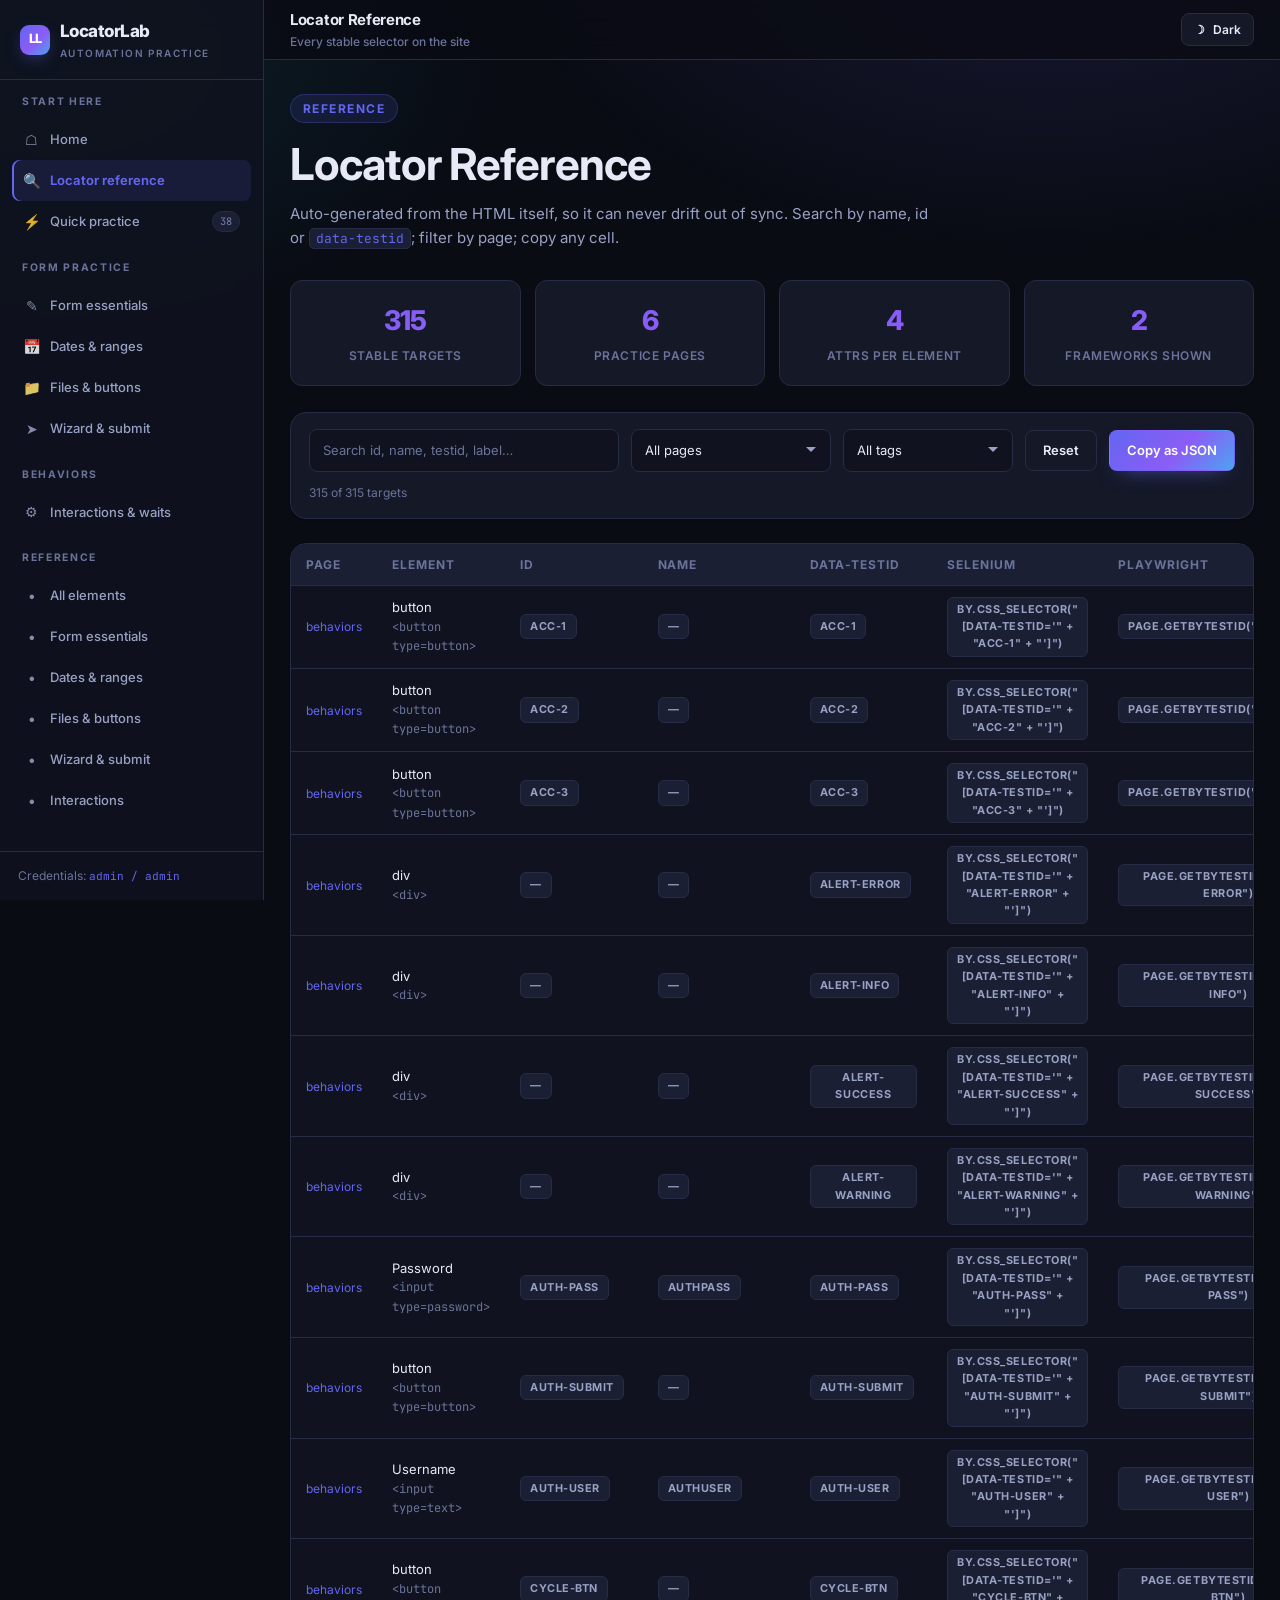
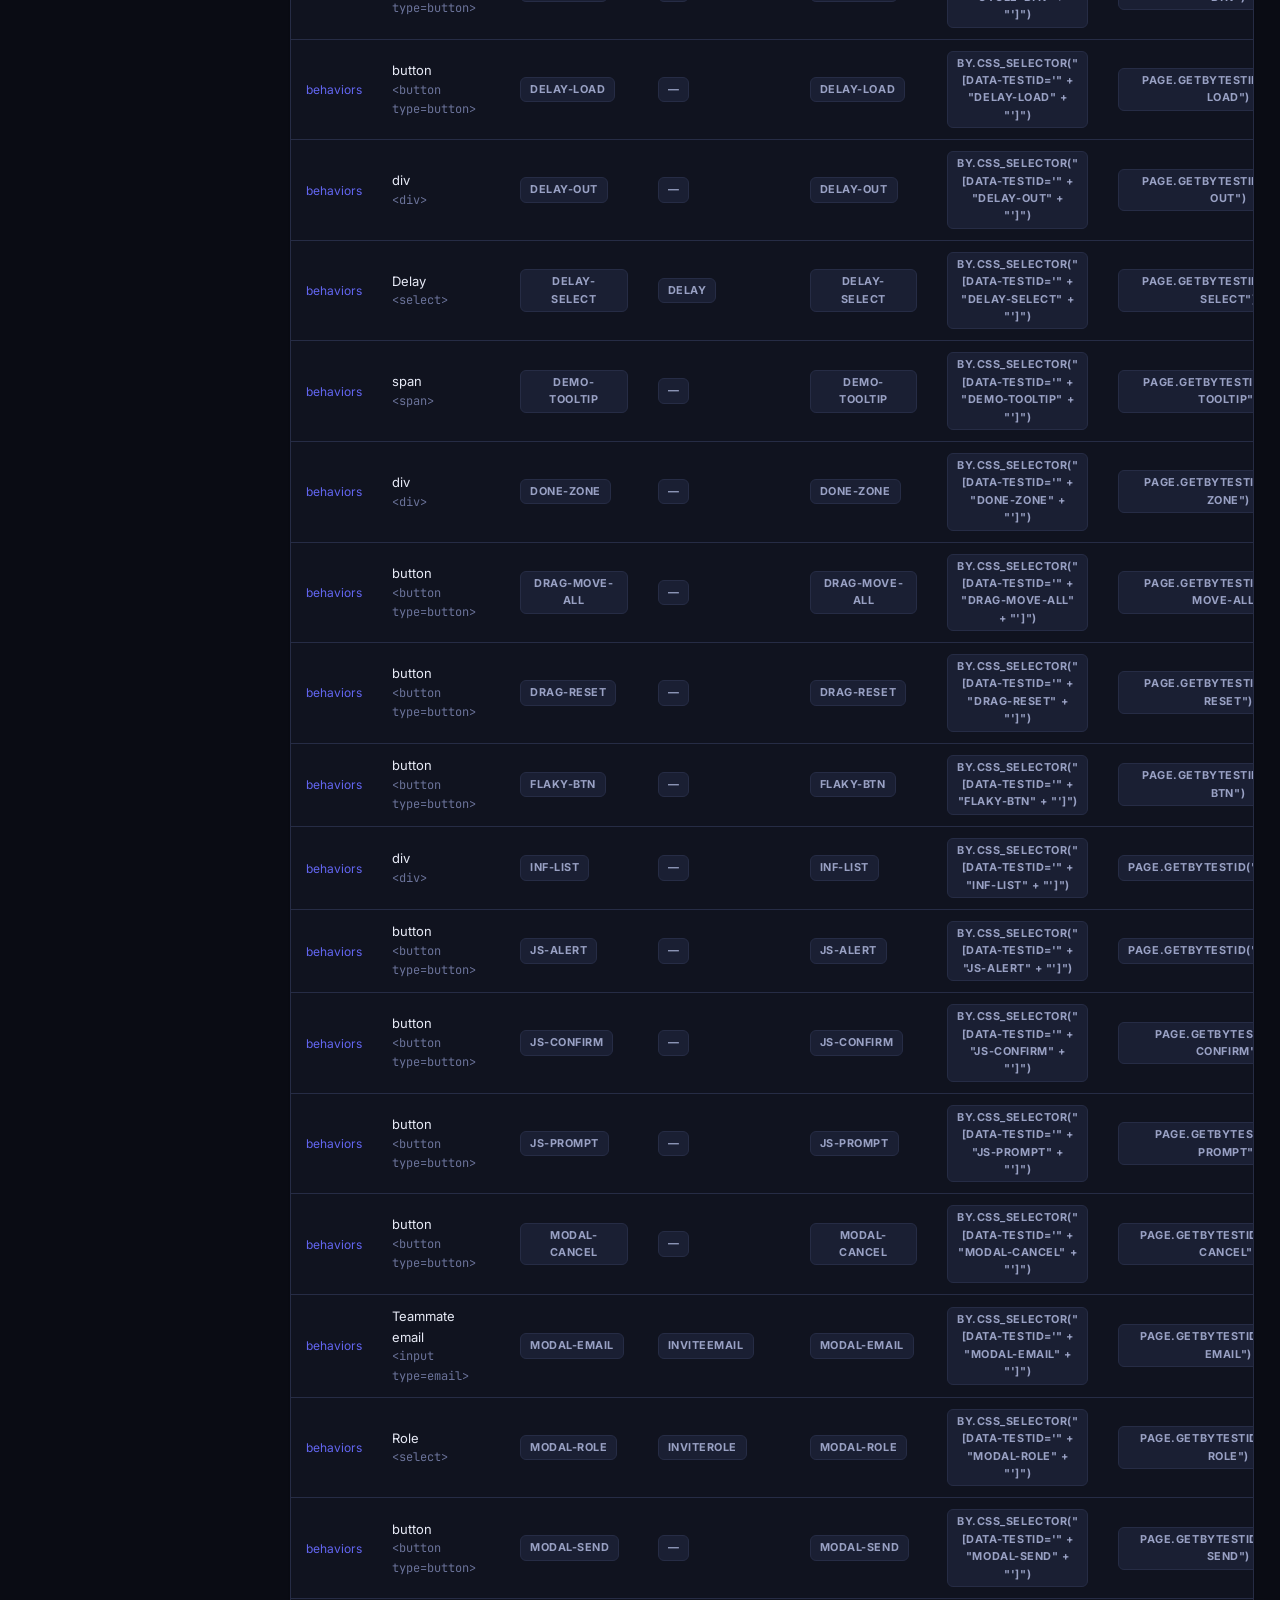
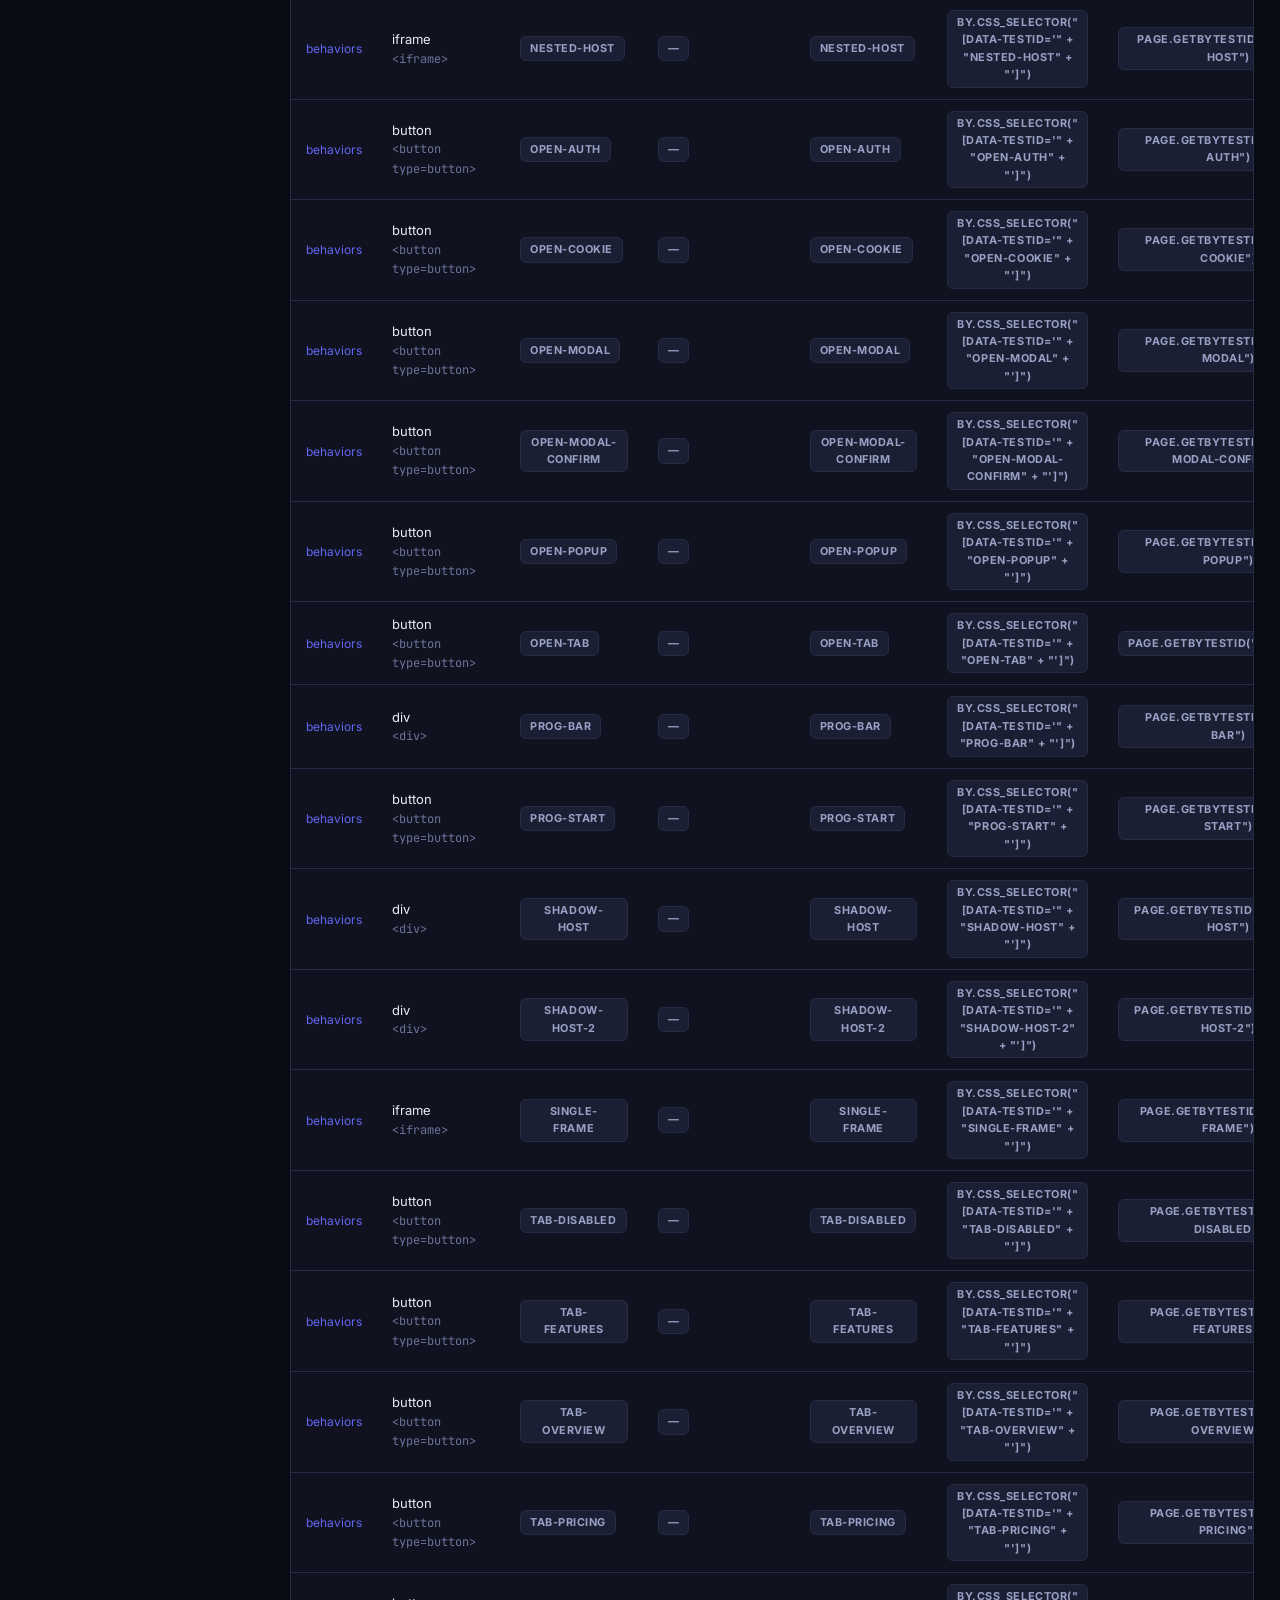
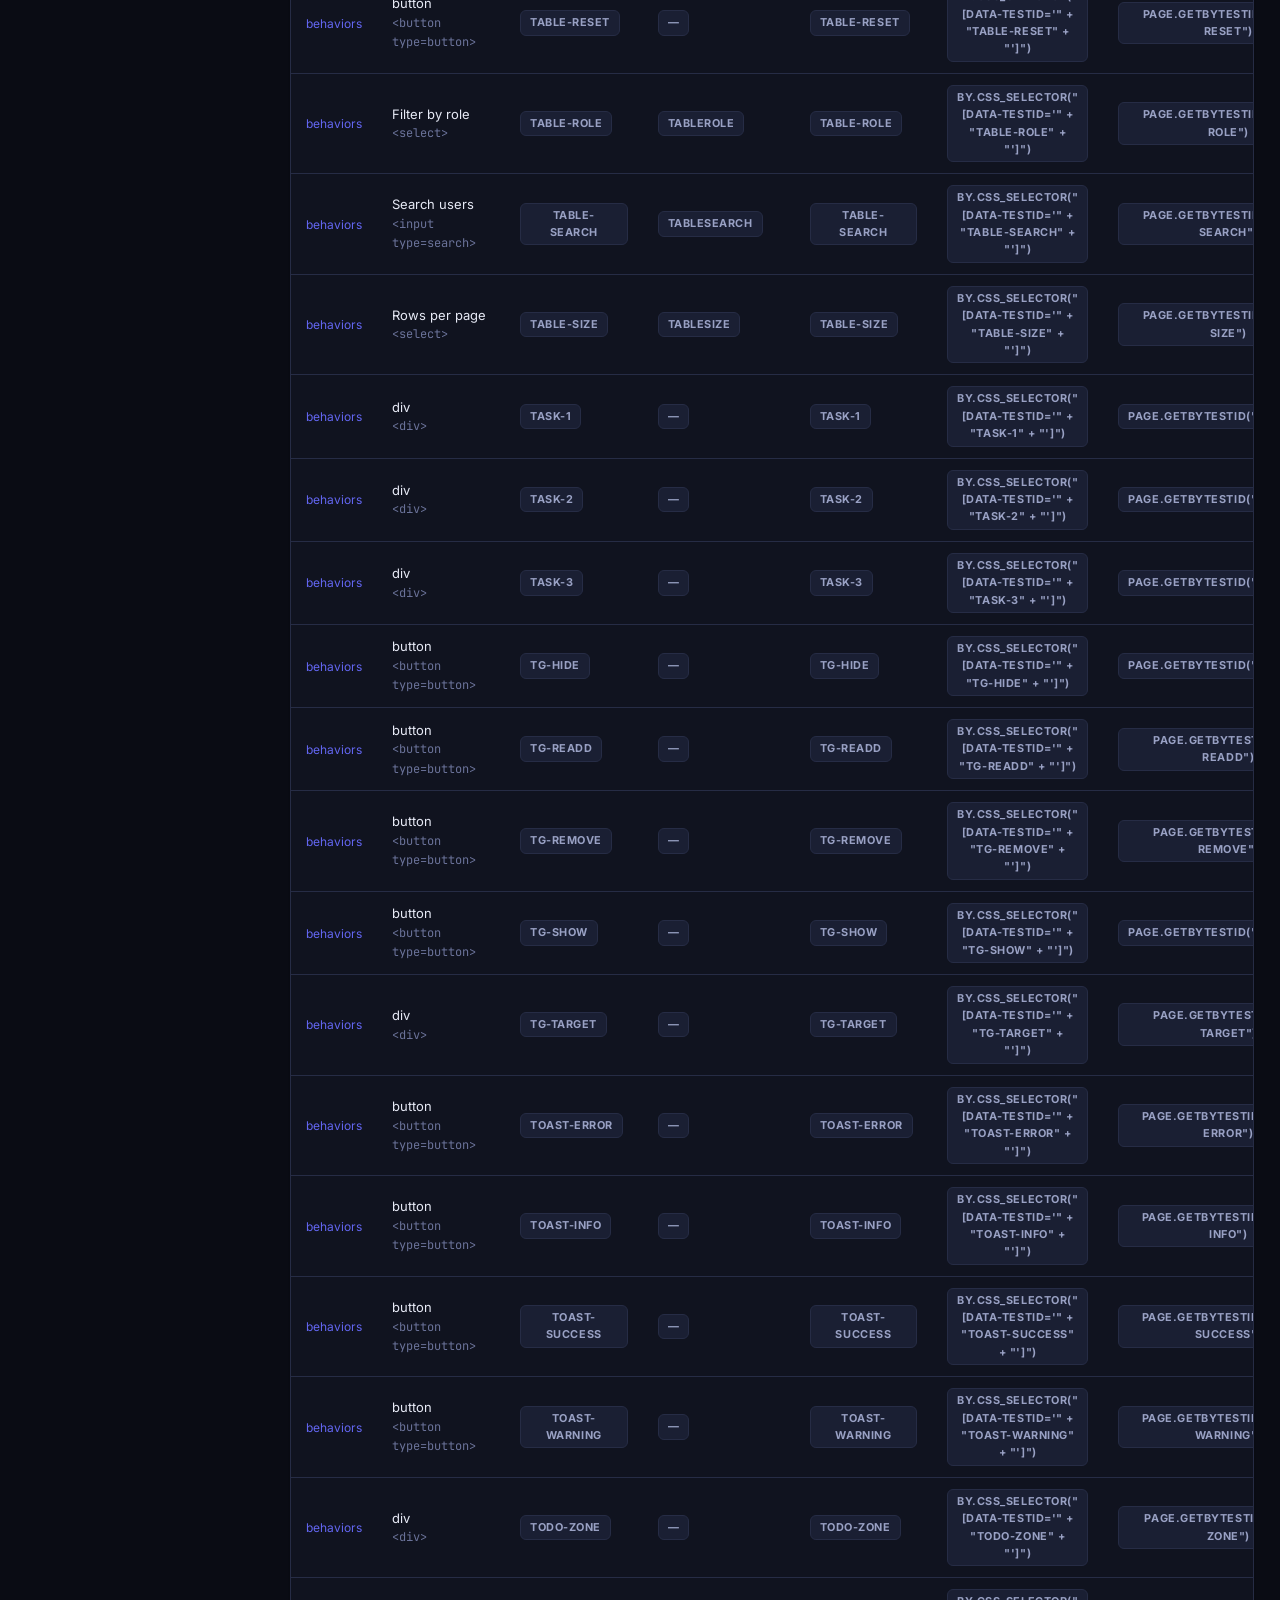
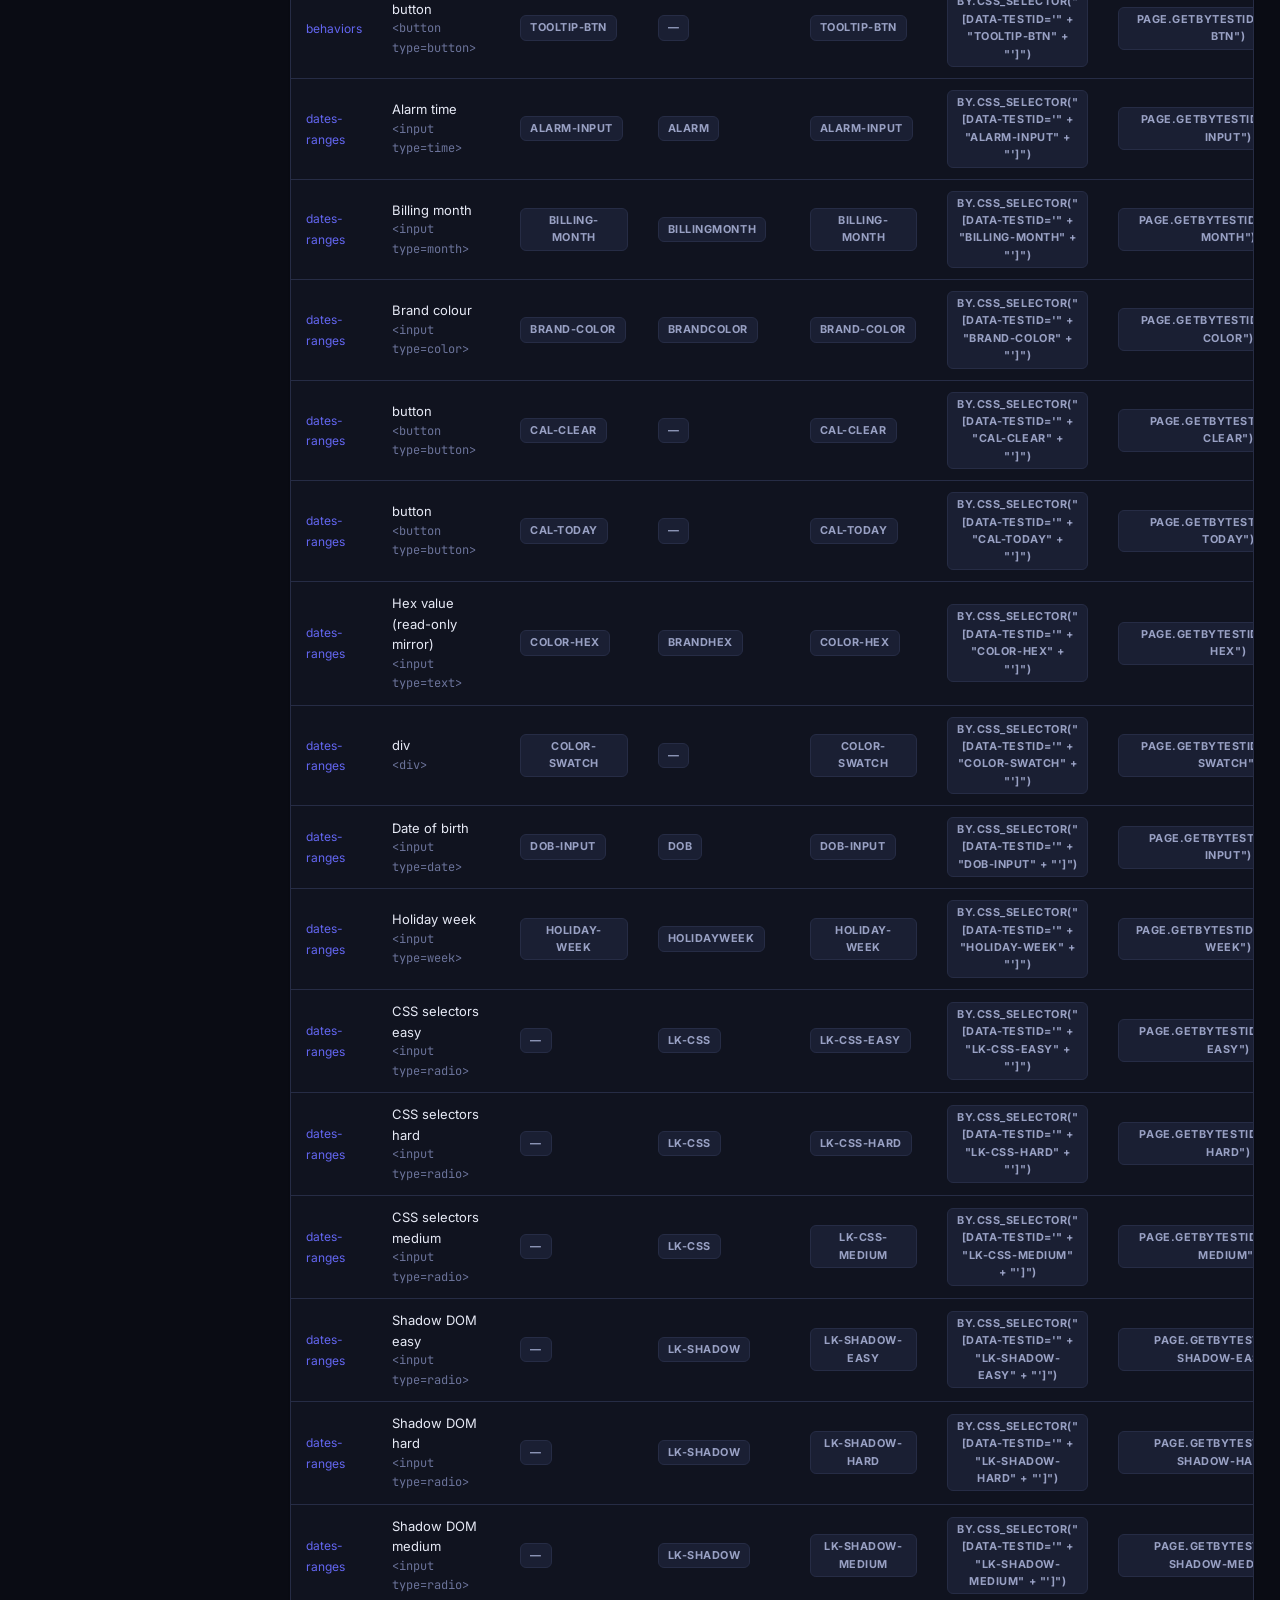
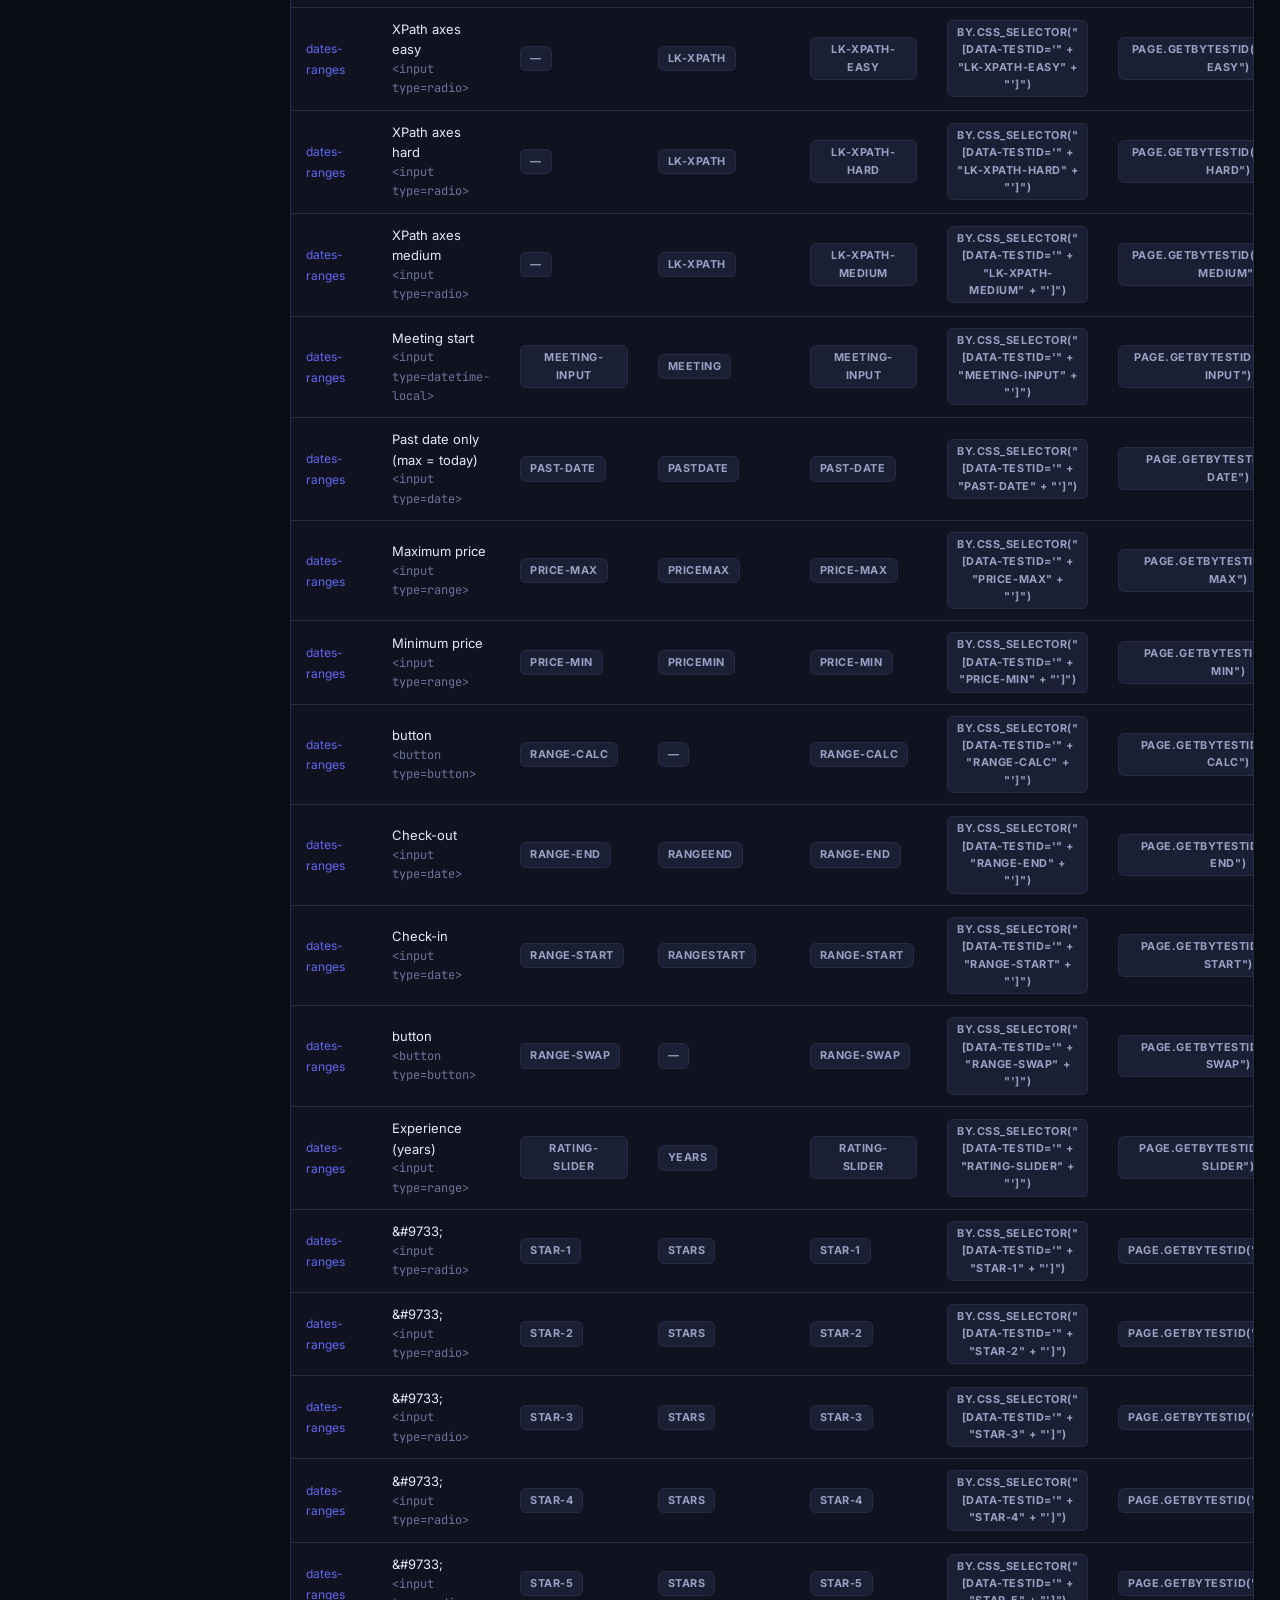
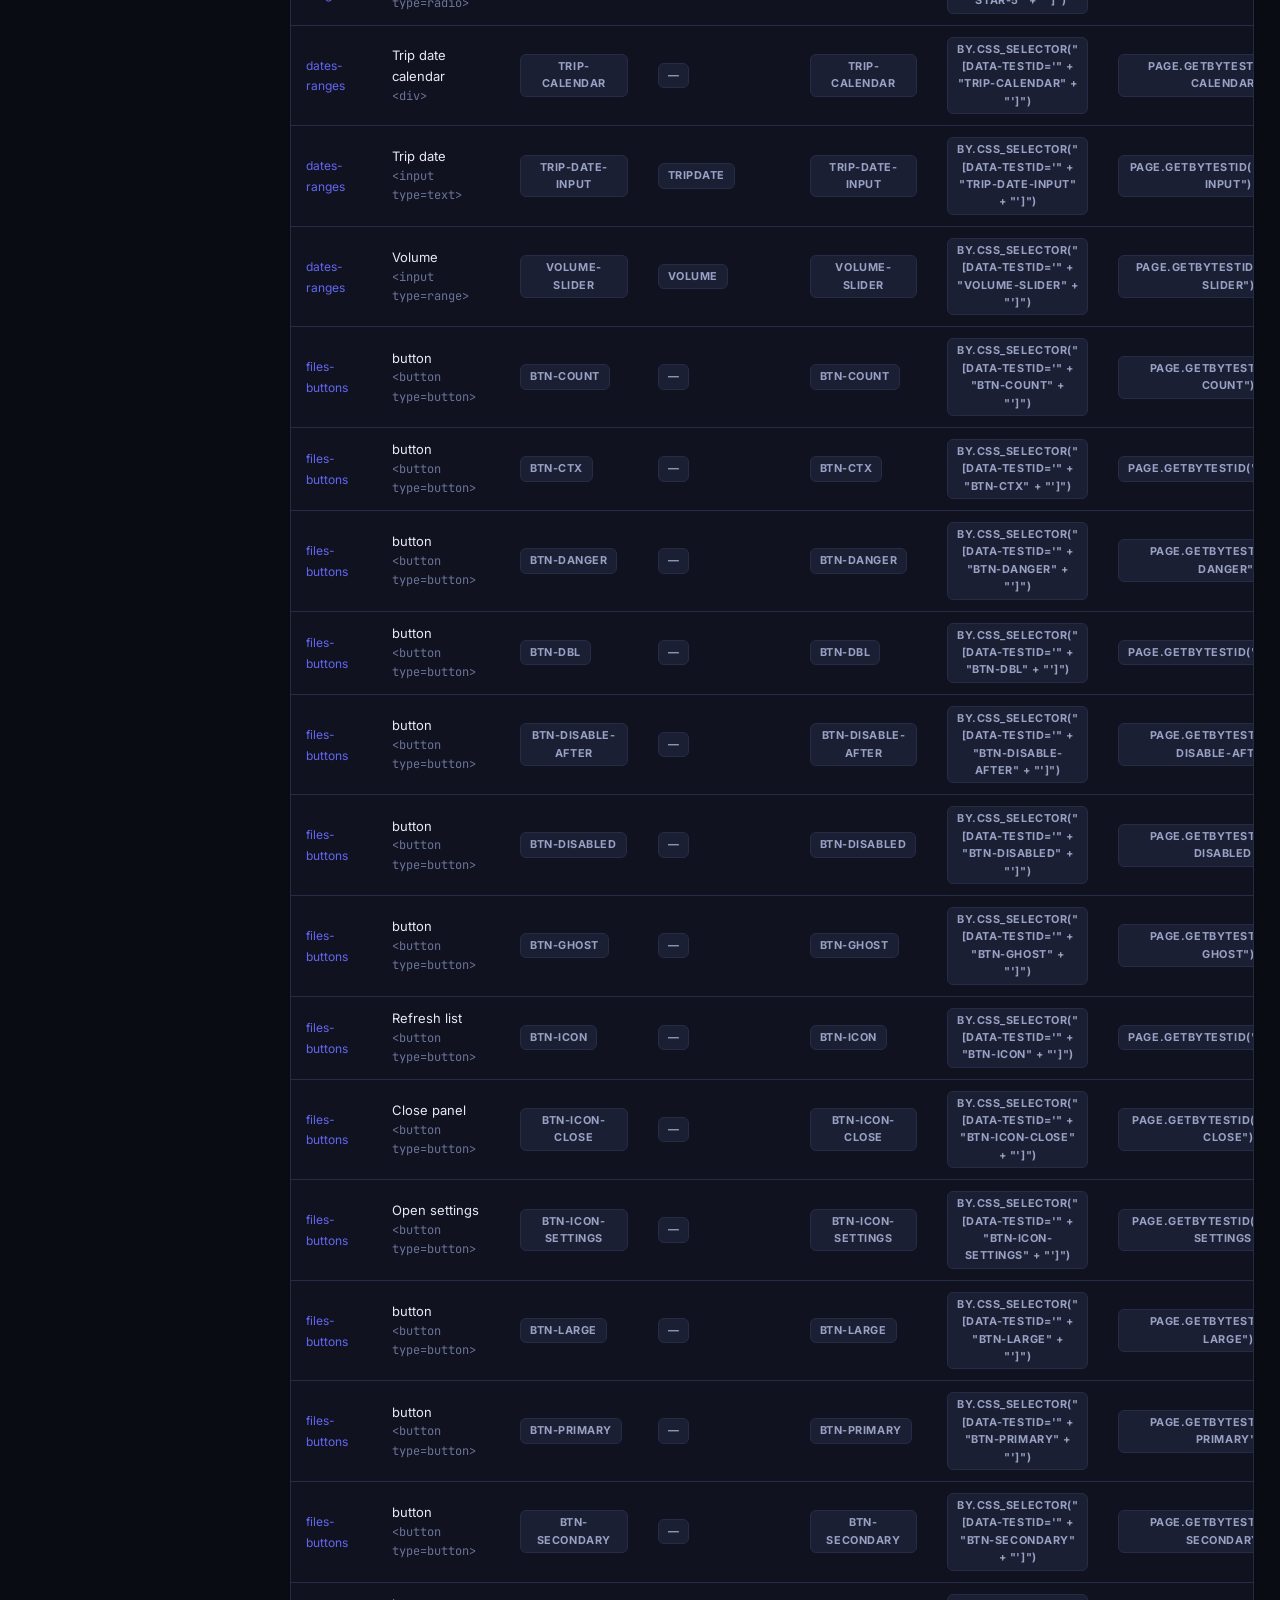
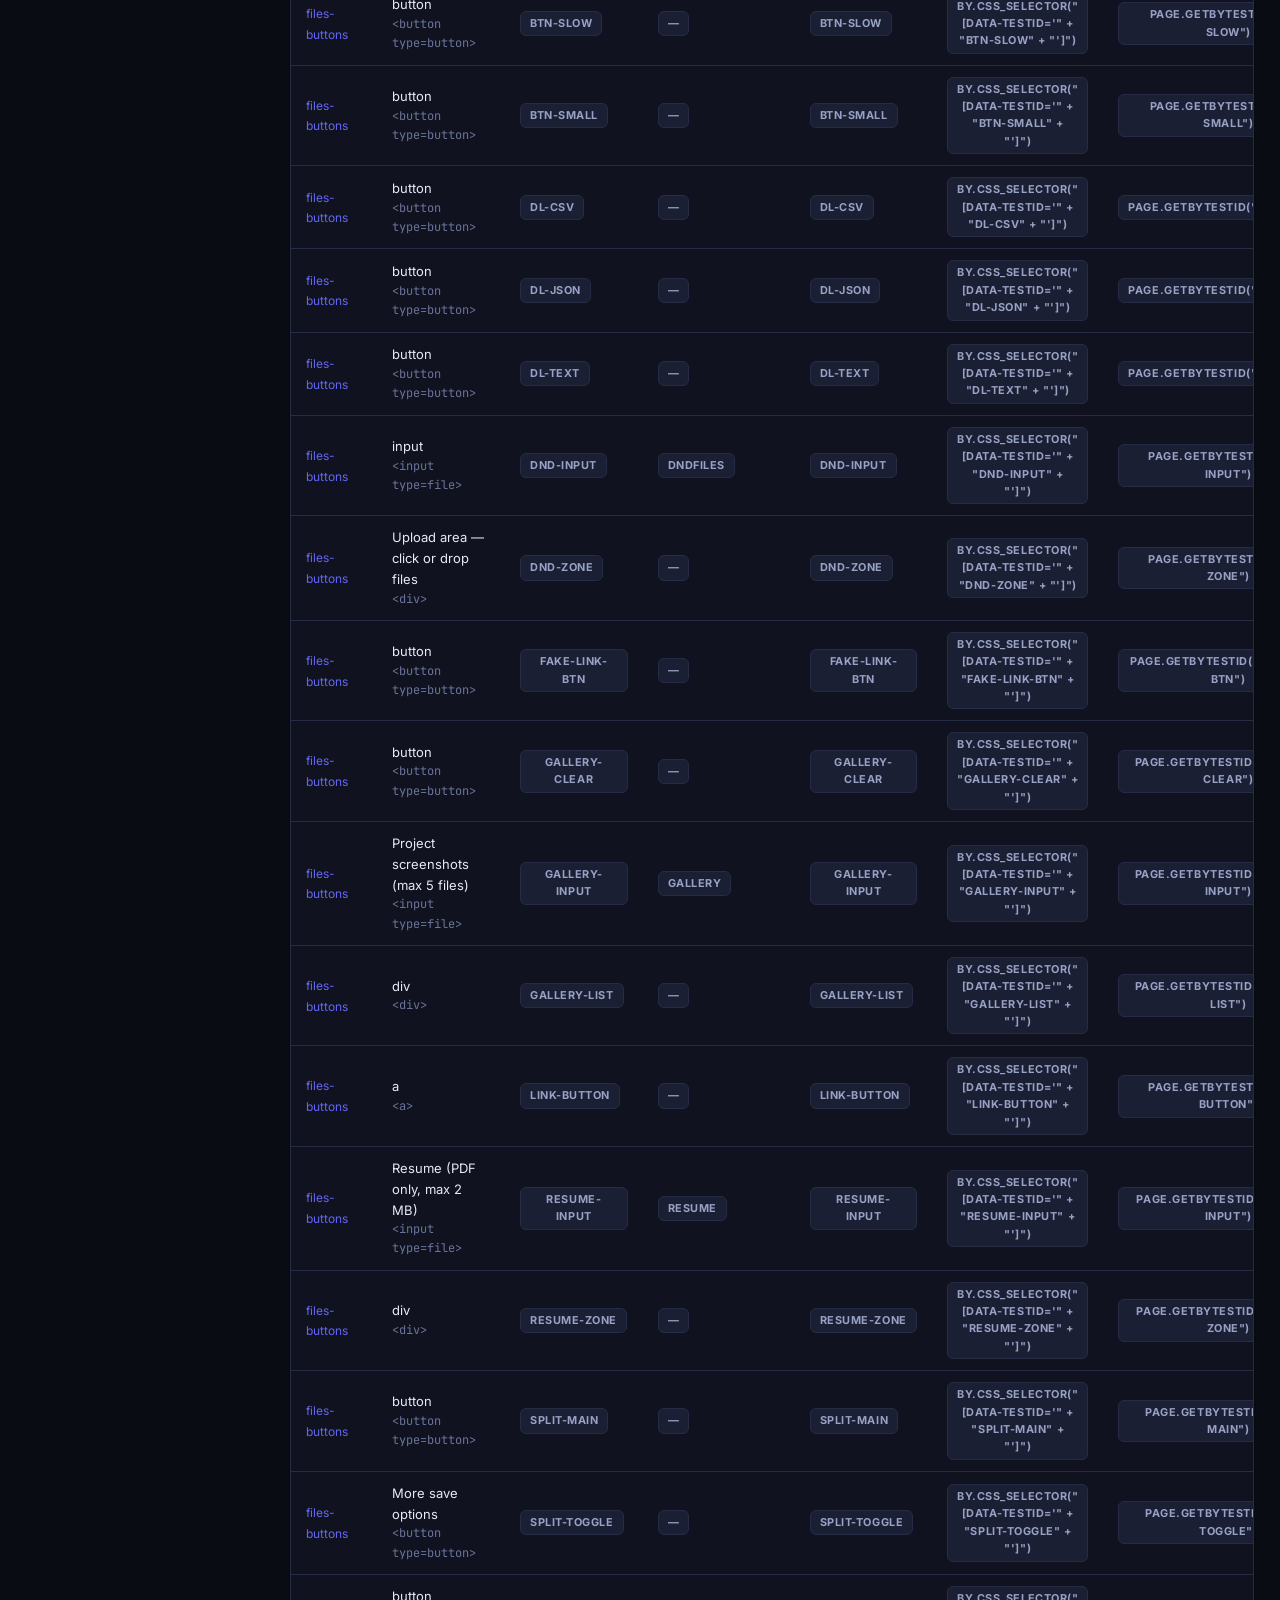
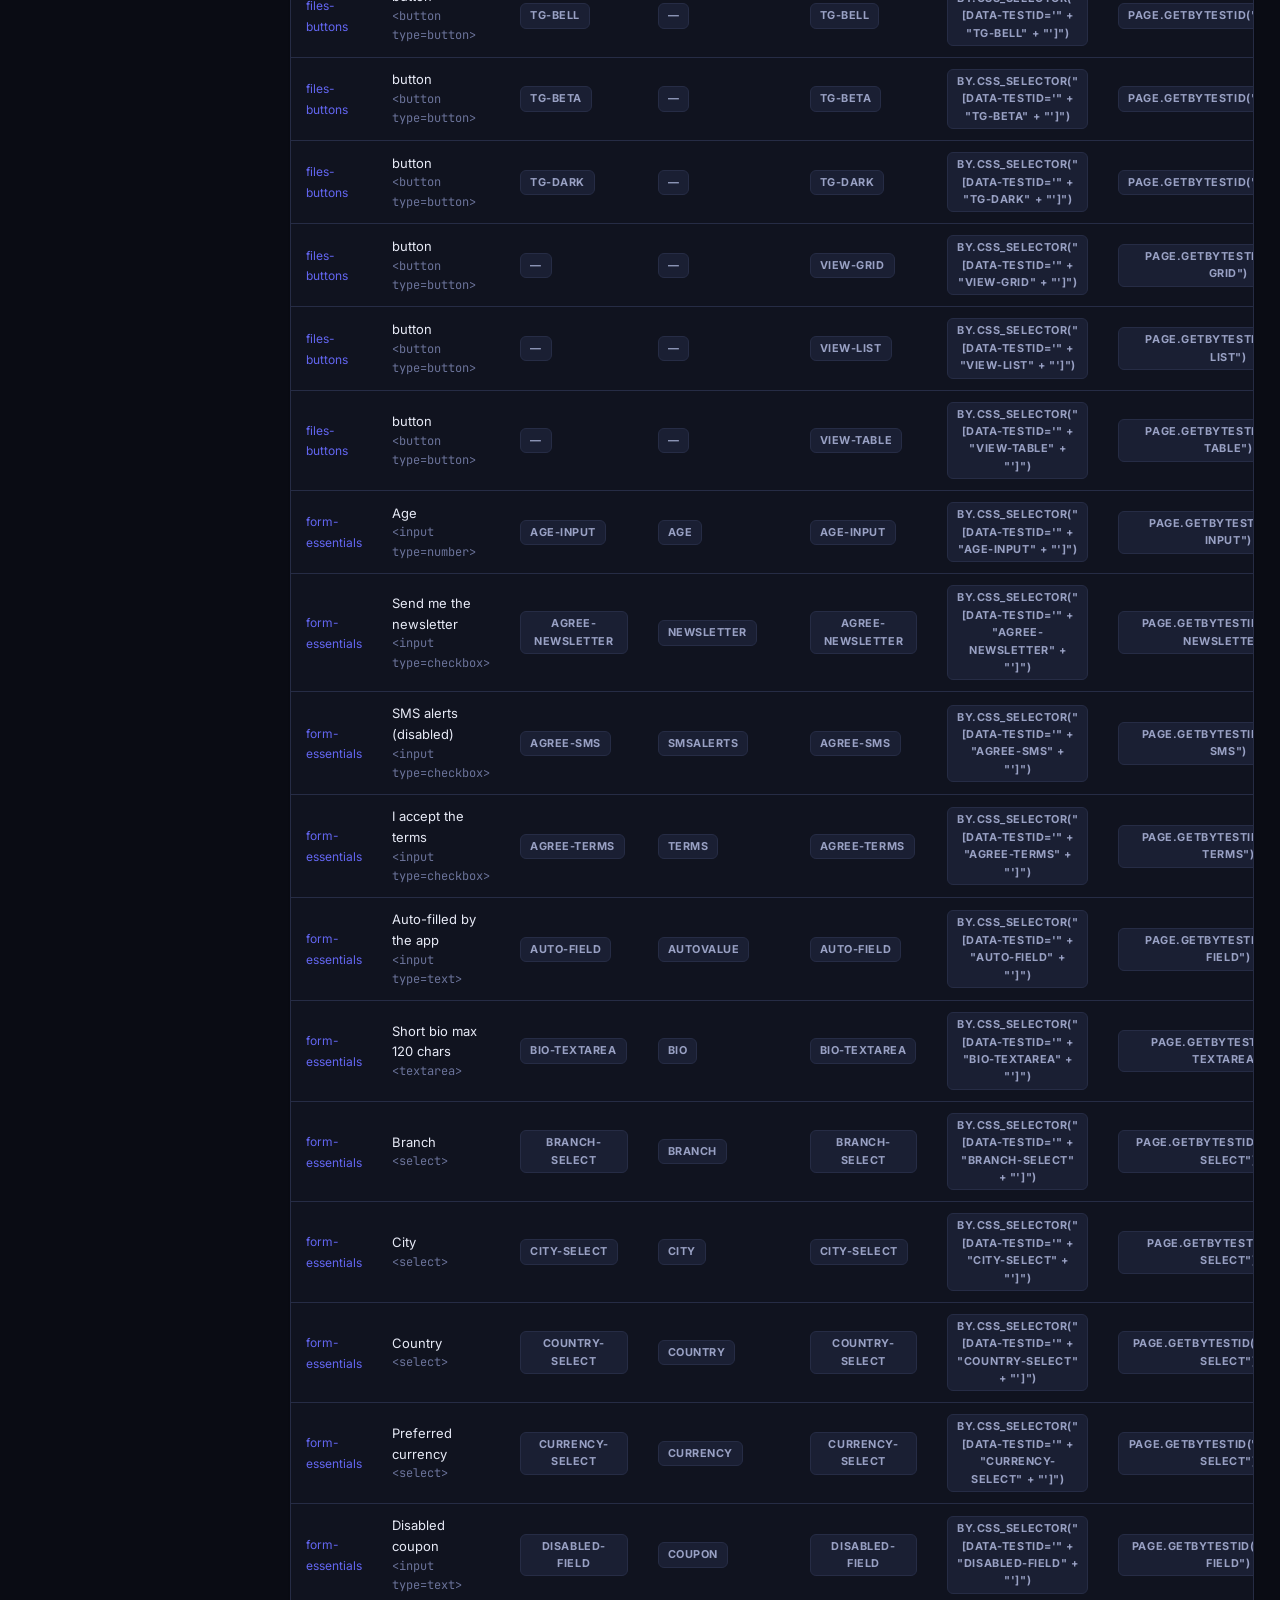
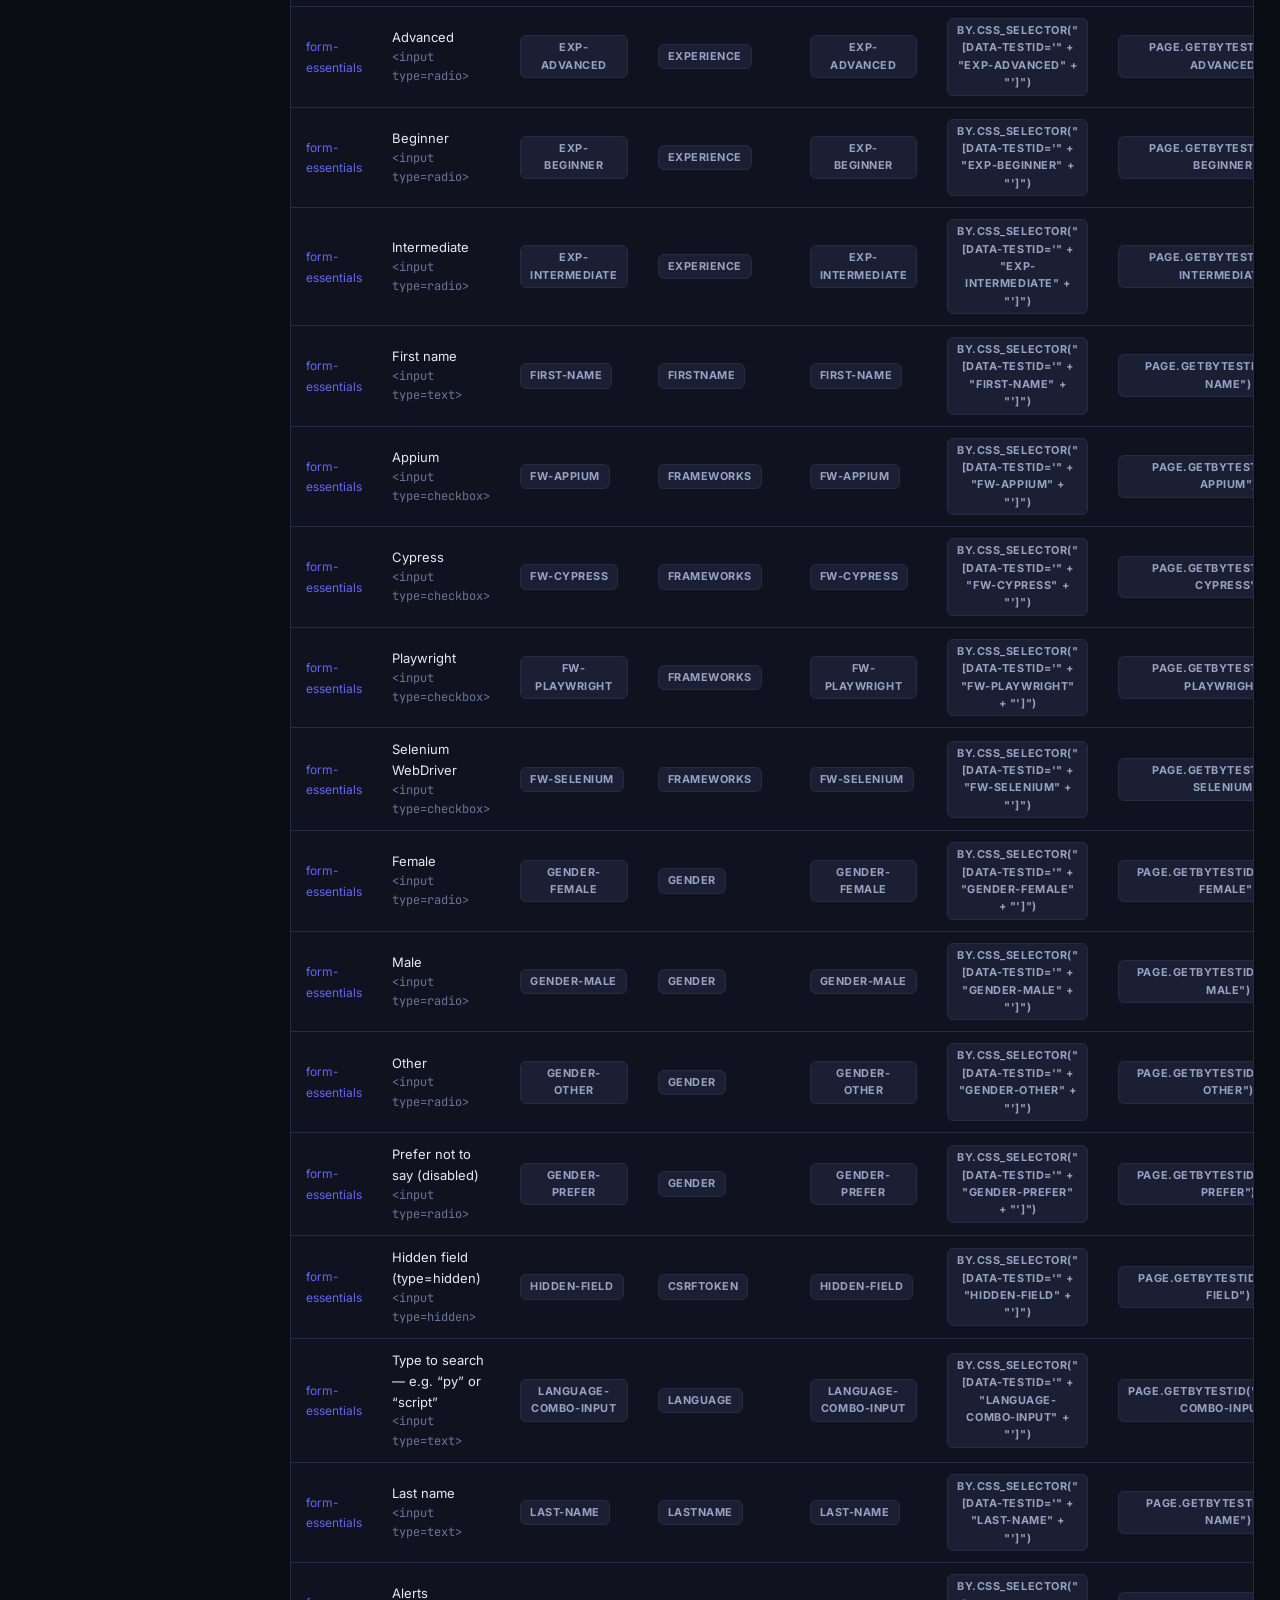
<file: pages/locator-reference.html>
<!DOCTYPE html>
<html lang="en" data-theme="dark">
<head>
<meta charset="UTF-8">
<meta name="viewport" content="width=device-width, initial-scale=1">
<title>Locator Reference — LocatorLab</title>
<meta name="description" content="Searchable table of every stable locator on LocatorLab — filter by page, copy any selector, and see the matching Selenium and Playwright calls.">
<link rel="preconnect" href="https://fonts.googleapis.com">
<link rel="preconnect" href="https://fonts.gstatic.com" crossorigin>
<link href="https://fonts.googleapis.com/css2?family=Inter:wght@400;500;600;700;800&family=JetBrains+Mono:wght@400;600;700&display=swap" rel="stylesheet">
<link rel="stylesheet" href="../assets/css/lab.css">
<link rel="icon" href="data:image/svg+xml,%3Csvg xmlns='http://www.w3.org/2000/svg' viewBox='0 0 32 32'%3E%3Crect width='32' height='32' rx='8' fill='%236366f1'/%3E%3Ctext x='16' y='22' font-family='monospace' font-size='16' font-weight='700' fill='white' text-anchor='middle'%3ELL%3C/text%3E%3C/svg%3E">
</head>
<body>
<div class="app">

  <div class="scrim" id="scrim"></div>

  <aside class="sidebar" id="sidebar">
    <a class="brand" href="../index.html">
      <span class="brand-mark">LL</span>
      <span>LocatorLab<small class="brand-sub">Automation Practice</small></span>
    </a>
    <nav class="nav" aria-label="Main">
      <div class="nav-group">
        <div class="nav-title">Start here</div>
        <a href="../index.html"><span class="nav-ico">&#9750;</span>Home</a>
        <a href="locator-reference.html"><span class="nav-ico">&#128269;</span>Locator reference</a>
        <a href="quick-practice.html"><span class="nav-ico">&#9889;</span>Quick practice<span class="nav-count">38</span></a>
      </div>
      <div class="nav-group">
        <div class="nav-title">Form practice</div>
        <a href="form-essentials.html"><span class="nav-ico">&#9998;</span>Form essentials</a>
        <a href="dates-ranges.html"><span class="nav-ico">&#128197;</span>Dates &amp; ranges</a>
        <a href="files-buttons.html"><span class="nav-ico">&#128193;</span>Files &amp; buttons</a>
        <a href="wizard-submit.html"><span class="nav-ico">&#10148;</span>Wizard &amp; submit</a>
      </div>
      <div class="nav-group">
        <div class="nav-title">Behaviors</div>
        <a href="behaviors.html"><span class="nav-ico">&#9881;</span>Interactions &amp; waits</a>
      </div>
      <div class="nav-group">
        <div class="nav-title">Reference</div>
        <a href="#ref-all" data-filter="all"><span class="nav-ico">&#8226;</span>All elements</a>
        <a href="#ref-all" data-filter="form-essentials.html"><span class="nav-ico">&#8226;</span>Form essentials</a>
        <a href="#ref-all" data-filter="dates-ranges.html"><span class="nav-ico">&#8226;</span>Dates &amp; ranges</a>
        <a href="#ref-all" data-filter="files-buttons.html"><span class="nav-ico">&#8226;</span>Files &amp; buttons</a>
        <a href="#ref-all" data-filter="wizard-submit.html"><span class="nav-ico">&#8226;</span>Wizard &amp; submit</a>
        <a href="#ref-all" data-filter="behaviors.html"><span class="nav-ico">&#8226;</span>Interactions</a>
      </div>
    </nav>
    <div class="sidebar-foot">Credentials: <code>admin / admin</code></div>
  </aside>

  <div class="main">
    <header class="topbar">
      <button class="burger" id="burger" aria-label="Open navigation" aria-expanded="false" aria-controls="sidebar">&#9776;</button>
      <div class="topbar-title">Locator Reference<small>Every stable selector on the site</small></div>
      <div class="topbar-spacer"></div>
      <button class="btn btn-sm" data-theme-toggle aria-pressed="false" aria-label="Toggle color theme">
        <span data-theme-icon aria-hidden="true">&#9789;</span><span data-theme-label>Dark</span>
      </button>
    </header>

    <main class="content">

      <div class="page-head">
        <span class="eyebrow">Reference</span>
        <h1>Locator Reference</h1>
        <p>Auto-generated from the HTML itself, so it can never drift out of sync. Search by name,
        id or <code class="inline-code">data-testid</code>; filter by page; copy any cell.</p>
      </div>

      <div class="stats" style="margin:0 0 26px">
        <div class="stat"><b id="stat-total">—</b><span>Stable targets</span></div>
        <div class="stat"><b id="stat-pages">5</b><span>Practice pages</span></div>
        <div class="stat"><b>4</b><span>Attrs per element</span></div>
        <div class="stat"><b>2</b><span>Frameworks shown</span></div>
      </div>

      <div class="card" style="padding:16px 18px">
        <div class="row" style="gap:12px">
          <div class="field" style="flex:1;min-width:230px;margin:0">
            <label for="ref-search" class="hidden-vis">Search locators</label>
            <input type="search" id="ref-search" name="refSearch" data-testid="ref-search"
                   data-automation-id="ref-search" placeholder="Search id, name, testid, label…">
          </div>
          <div class="field" style="width:200px;margin:0">
            <label for="ref-page" class="hidden-vis">Filter by page</label>
            <select id="ref-page" name="refPage" data-testid="ref-page" data-automation-id="ref-page">
              <option value="all">All pages</option>
              <option value="form-essentials.html">Form Essentials</option>
              <option value="dates-ranges.html">Dates &amp; Ranges</option>
              <option value="files-buttons.html">Files &amp; Buttons</option>
              <option value="wizard-submit.html">Wizard &amp; Submit</option>
              <option value="behaviors.html">Interactions &amp; Waits</option>
            </select>
          </div>
          <div class="field" style="width:170px;margin:0">
            <label for="ref-tag" class="hidden-vis">Filter by tag</label>
            <select id="ref-tag" name="refTag" data-testid="ref-tag" data-automation-id="ref-tag">
              <option value="all">All tags</option>
              <option value="input">input</option>
              <option value="select">select</option>
              <option value="textarea">textarea</option>
              <option value="button">button</option>
              <option value="a">a (link)</option>
              <option value="div">div / span</option>
            </select>
          </div>
          <button type="button" class="btn" id="ref-reset" data-testid="ref-reset" data-automation-id="ref-reset">Reset</button>
          <button type="button" class="btn btn-primary" id="ref-copy-all" data-testid="ref-copy-all" data-automation-id="ref-copy-all">Copy as JSON</button>
        </div>
        <p class="hint" style="margin-top:12px" id="ref-count" role="status">Loading…</p>
      </div>

      <div class="card" id="ref-all" style="padding:0;overflow:hidden">
        <div class="table-wrap" style="border:0;border-radius:0">
          <table class="data" id="ref-table" data-testid="ref-table" data-automation-id="ref-table">
            <thead>
              <tr>
                <th scope="col">Page</th>
                <th scope="col">Element</th>
                <th scope="col">id</th>
                <th scope="col">name</th>
                <th scope="col">data-testid</th>
                <th scope="col">Selenium</th>
                <th scope="col">Playwright</th>
              </tr>
            </thead>
            <tbody id="ref-body"></tbody>
          </table>
        </div>
      </div>

      <div class="card" style="margin-top:26px">
        <h3>Locator contract</h3>
        <p class="muted small">Every interactive element on this site carries four stable hooks plus a real label:</p>
        <pre class="code" style="margin-top:12px">&lt;input
  type="text"
  id="first-name"                 <span class="c">// Selenium: By.id("first-name")</span>
  name="firstName"                <span class="c">// Selenium: By.name("firstName")</span>
  data-testid="first-name"        <span class="c">// Playwright: page.getByTestId("first-name")</span>
  data-automation-id="first-name" <span class="c">// generic / other tools</span>
&gt;
&lt;label for="first-name"&gt;First name&lt;/label&gt;  <span class="c">// getByLabel / XPath by label</span></pre>
        <div class="grid grid-2" style="margin-top:18px">
          <div>
            <h4>Framework cheat sheet</h4>
<pre class="code" style="margin-top:10px"><span class="c"># Selenium Python</span>
from selenium.webdriver.common.by import By
driver.find_element(By.ID, "first-name")
driver.find_element(By.NAME, "firstName")
driver.find_element(By.CSS_SELECTOR, "[data-testid='first-name']")
driver.find_element(By.XPATH, "//label[text()='First name']/following::input[1]")</pre>
          </div>
          <div>
            <h4>&nbsp;</h4>
<pre class="code" style="margin-top:10px"><span class="c">// Playwright JS</span>
await page.getByTestId("first-name");
await page.getByLabel("First name");
await page.locator("#first-name");
await page.locator('input[name="firstName"]');</pre>
          </div>
        </div>
      </div>

      <p class="center faint small" style="margin-top:34px">
        Regenerate this page's data with <code class="inline-code">node scripts/build-locator-data.js</code>
      </p>
    </main>
  </div>
</div>

<script src="../assets/js/main.js"></script>
<script src="../assets/js/locator-data.js"></script>
<script>
(function () {
  "use strict";
  const data = window.LOCATOR_DATA || { rows: [], pages: [] };
  const body = document.getElementById("ref-body");
  const countEl = document.getElementById("ref-count");
  const search = document.getElementById("ref-search");
  const pageSel = document.getElementById("ref-page");
  const tagSel = document.getElementById("ref-tag");

  document.getElementById("stat-total").textContent = String(data.total || 0);
  document.getElementById("stat-pages").textContent = String((data.pages || []).length);

  const esc = (s) =>
    String(s == null ? "" : s)
      .replace(/&/g, "&amp;").replace(/</g, "&lt;").replace(/>/g, "&gt;").replace(/"/g, "&quot;");

  const shortPage = (p) => p.replace(".html", "");

  let filtered = data.rows.slice();

  function render() {
    const q = (search.value || "").trim().toLowerCase();
    const pg = pageSel.value;
    const tg = tagSel.value;

    filtered = data.rows.filter((r) => {
      if (pg !== "all" && r.page !== pg) return false;
      if (tg !== "all") {
        const ok = tg === "div" ? (r.tag === "div" || r.tag === "span") : r.tag === tg;
        if (!ok) return false;
      }
      if (!q) return true;
      return (
        r.id.toLowerCase().includes(q) ||
        r.name.toLowerCase().includes(q) ||
        r.testid.toLowerCase().includes(q) ||
        r.label.toLowerCase().includes(q) ||
        r.tag.includes(q)
      );
    });

    countEl.textContent =
      filtered.length + " of " + data.total + " targets" +
      (q || pg !== "all" || tg !== "all" ? " (filtered)" : "");

    if (!filtered.length) {
      body.innerHTML =
        '<tr><td colspan="7"><div class="empty-state"><span class="big">&#128269;</span><br>No locators match that filter.</div></td></tr>';
      return;
    }

    body.innerHTML = filtered
      .slice(0, 400)
      .map((r) => {
        const cell = (v, cls) =>
          '<td' + (cls ? ' class="' + cls + '"' : "") + '><button type="button" class="copy-btn" data-copy-value="' +
          esc(v) + '">' + (v ? esc(v) : "—") + "</button></td>";
        return (
          '<tr data-testid="ref-row-' + esc(r.testid) + '" data-automation-id="ref-row-' + esc(r.testid) + '">' +
            '<td><a href="' + esc(r.page) + '#ref-all" class="xsmall">' + esc(shortPage(r.page)) + "</a></td>" +
            "<td>" + esc(r.label || r.tag) +
              '<div class="xsmall faint mono">&lt;' + esc(r.tag) + (r.type ? " type=" + esc(r.type) : "") + "&gt;</div></td>" +
            cell(r.id, "mono xsmall") +
            cell(r.name, "mono xsmall") +
            cell(r.testid, "mono xsmall") +
            cell(r.selenium, "mono xsmall") +
            cell(r.playwright, "mono xsmall") +
          "</tr>"
        );
      })
      .join("");

    if (filtered.length > 400) {
      body.insertAdjacentHTML(
        "beforeend",
        '<tr><td colspan="7"><div class="empty-state">Showing the first 400 matches — narrow your search to see the rest.</div></td></tr>'
      );
    }
  }

  ["input", "change"].forEach((ev) => {
    search.addEventListener(ev, window.lab.debounce(render, 160));
  });
  pageSel.addEventListener("change", render);
  tagSel.addEventListener("change", render);

  document.getElementById("ref-reset").addEventListener("click", () => {
    search.value = "";
    pageSel.value = "all";
    tagSel.value = "all";
    render();
  });

  document.getElementById("ref-copy-all").addEventListener("click", function () {
    window.labCopy(JSON.stringify(filtered, null, 2), this);
  });

  document.addEventListener("click", (e) => {
    const b = e.target.closest("[data-copy-value]");
    if (b) window.labCopy(b.getAttribute("data-copy-value"), b);
  });

  document.querySelectorAll(".nav [data-filter]").forEach((a) => {
    a.addEventListener("click", () => {
      pageSel.value = a.getAttribute("data-filter");
      render();
    });
  });

  render();
})();
</script>
</body>
</html>
</file>
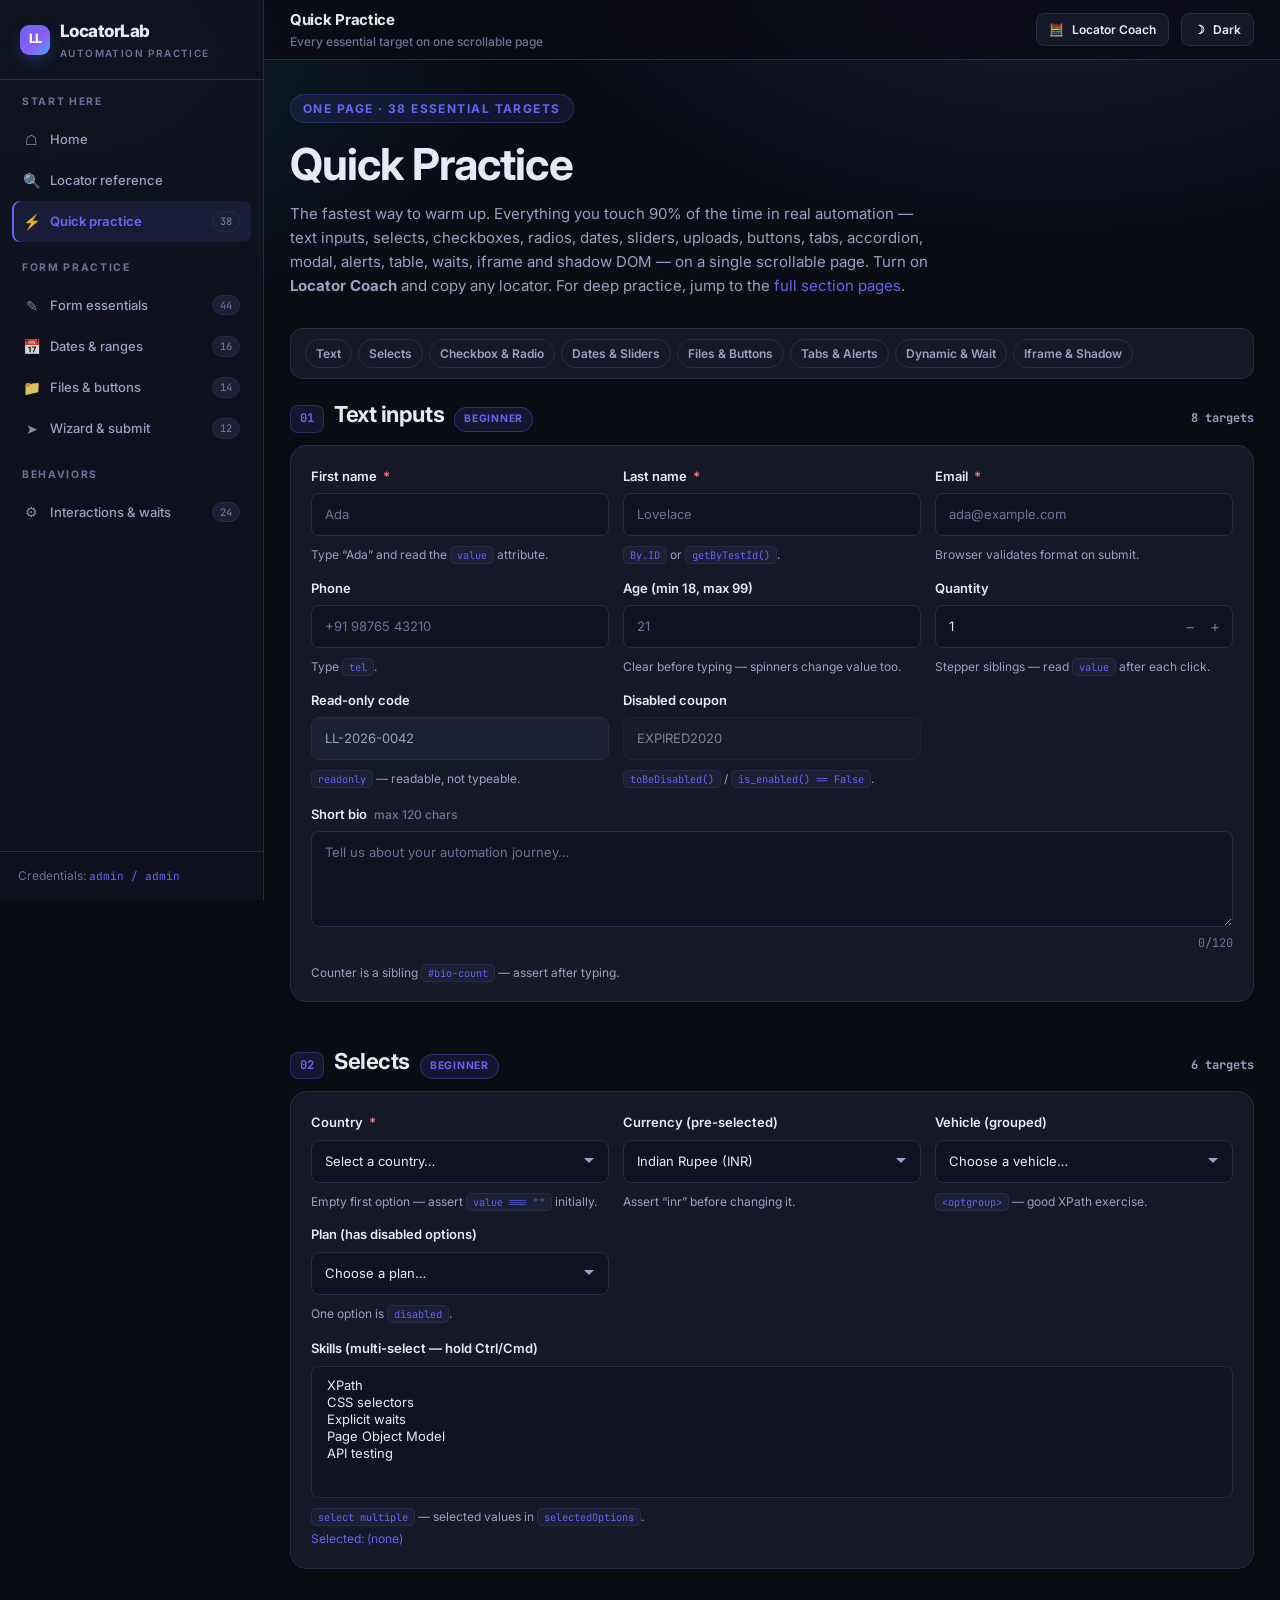
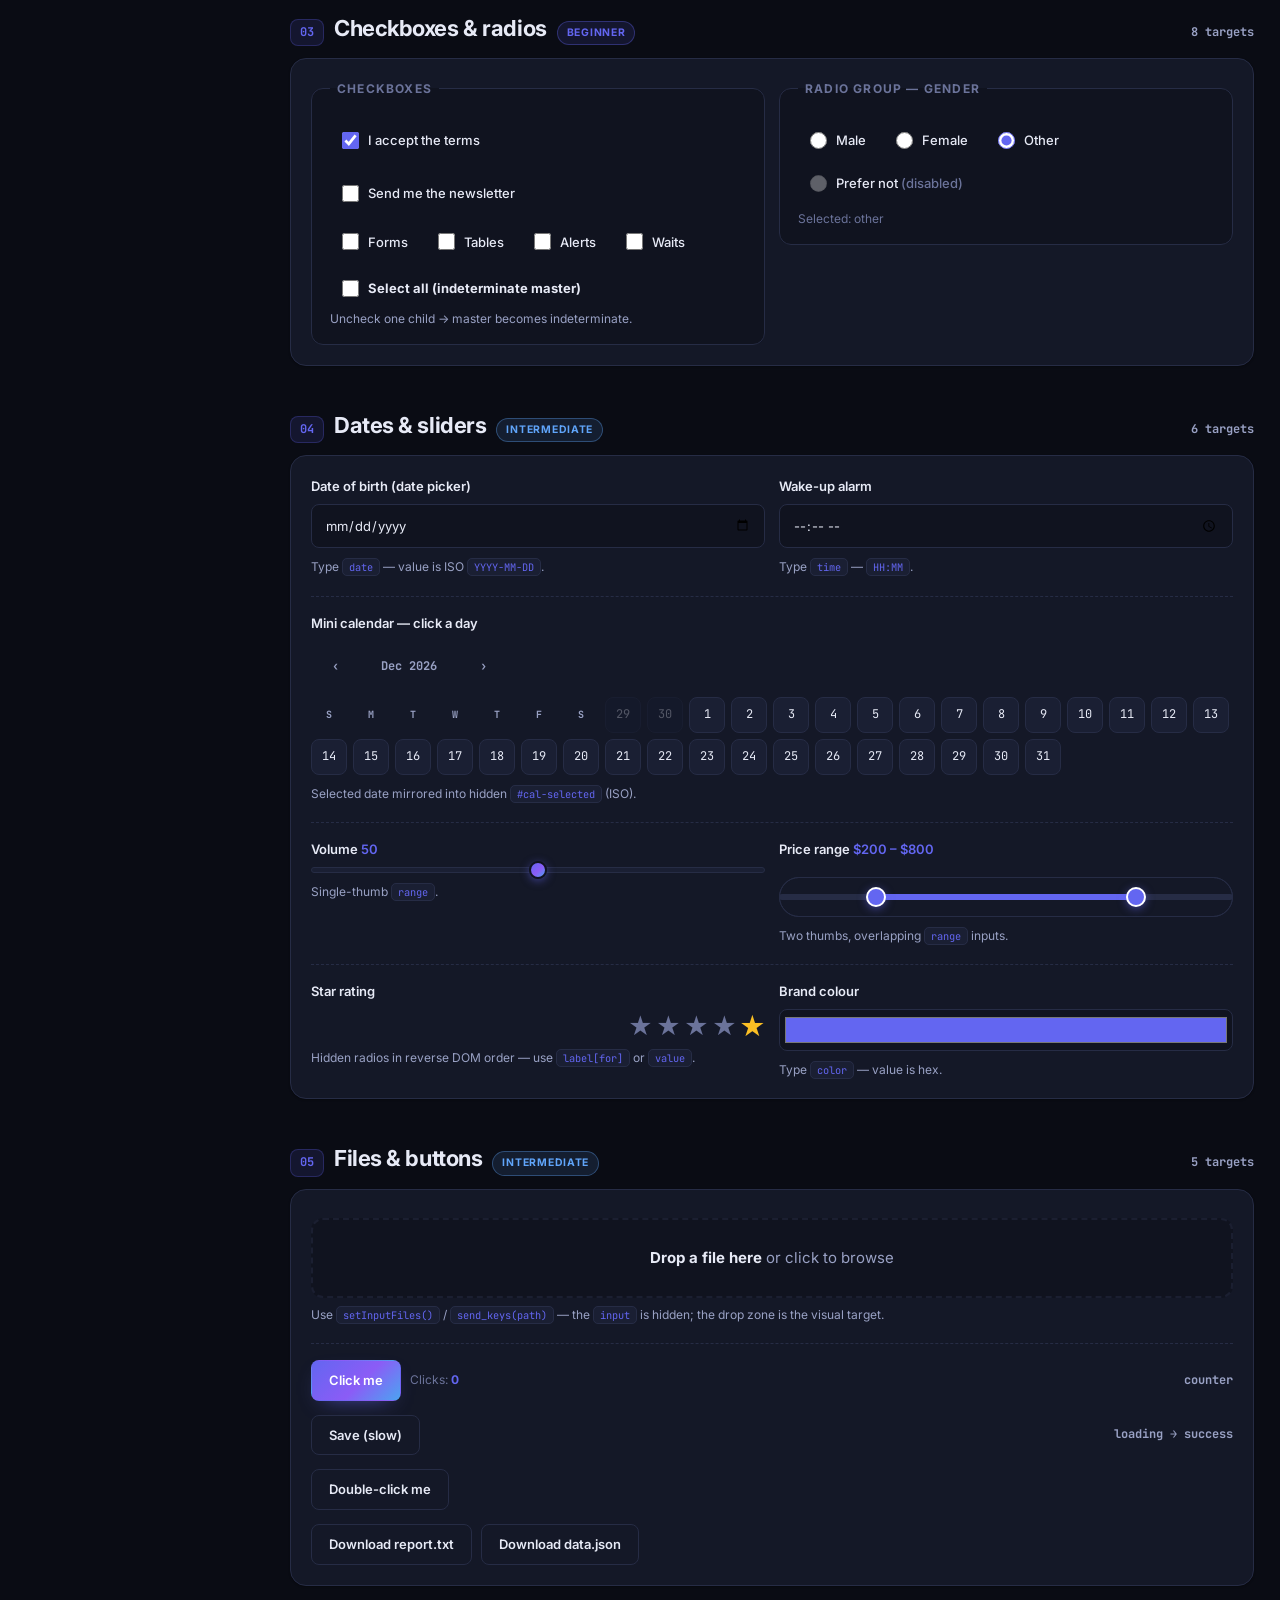
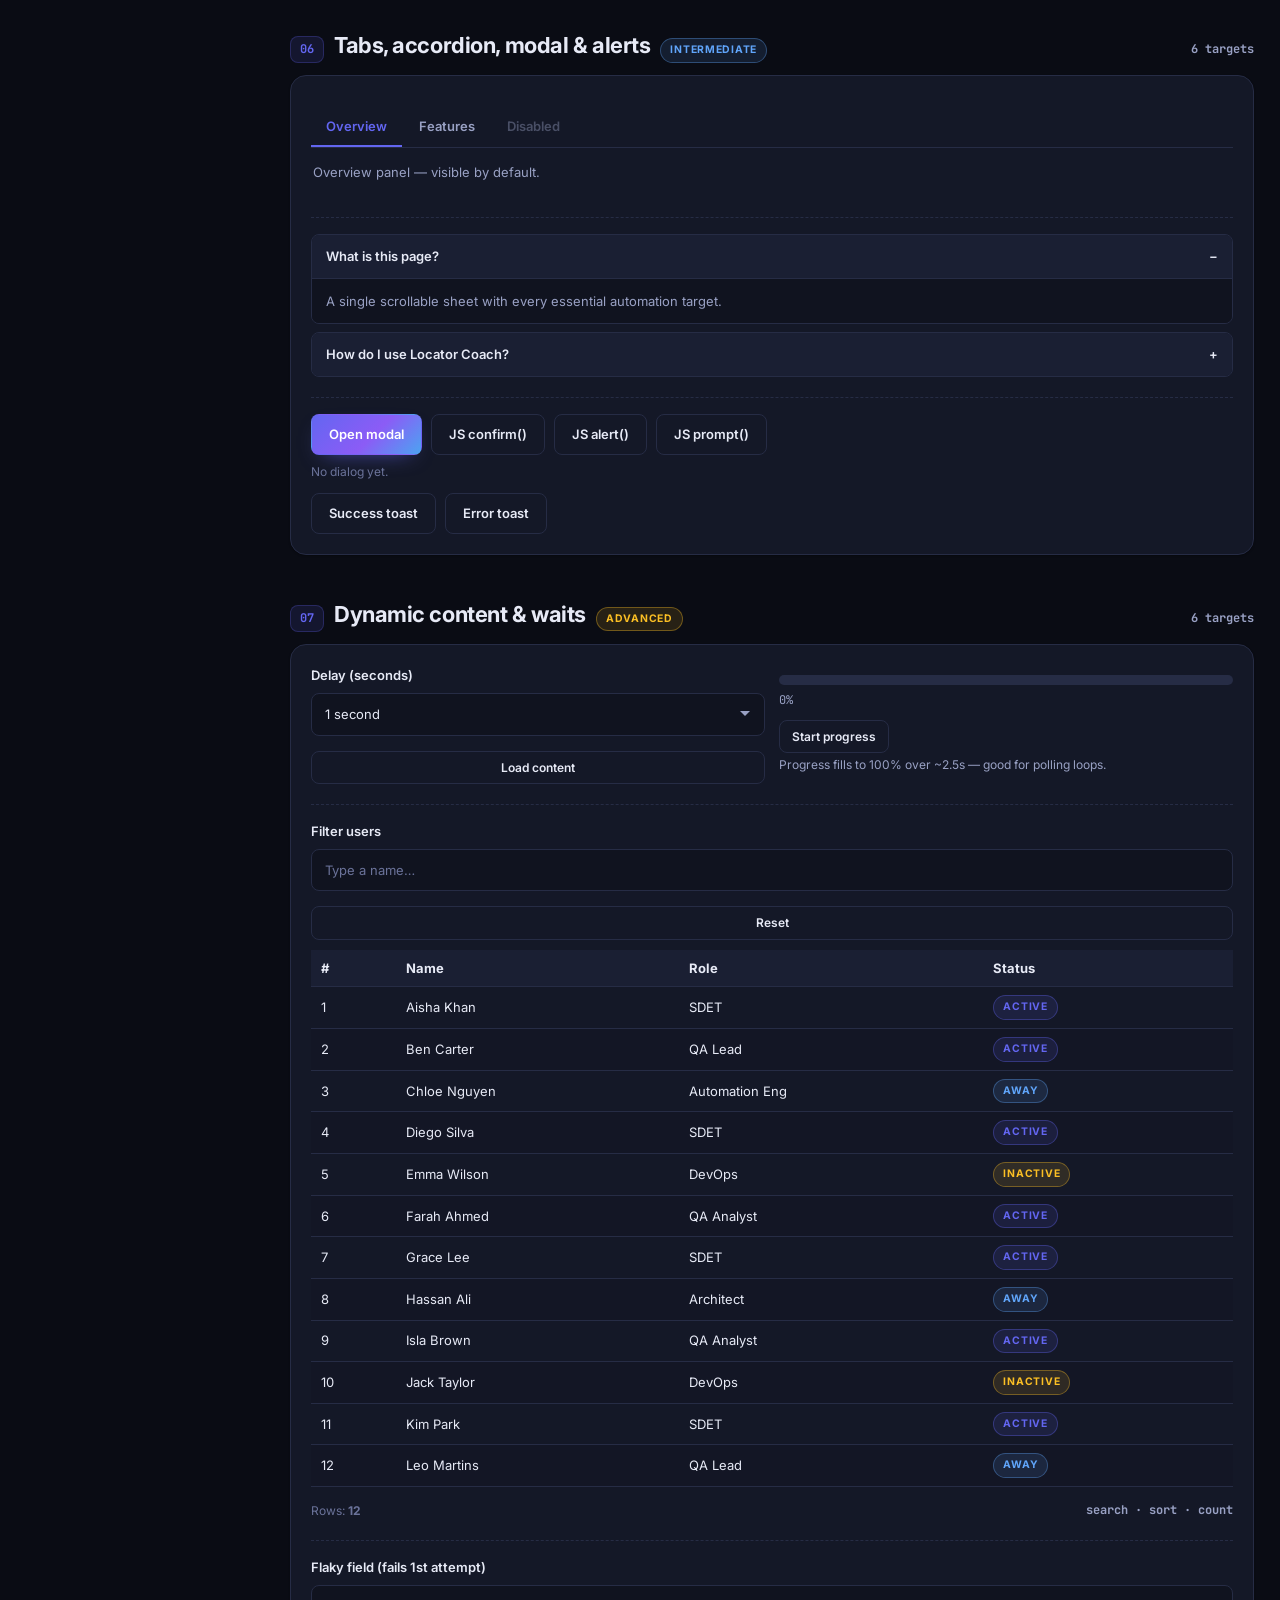
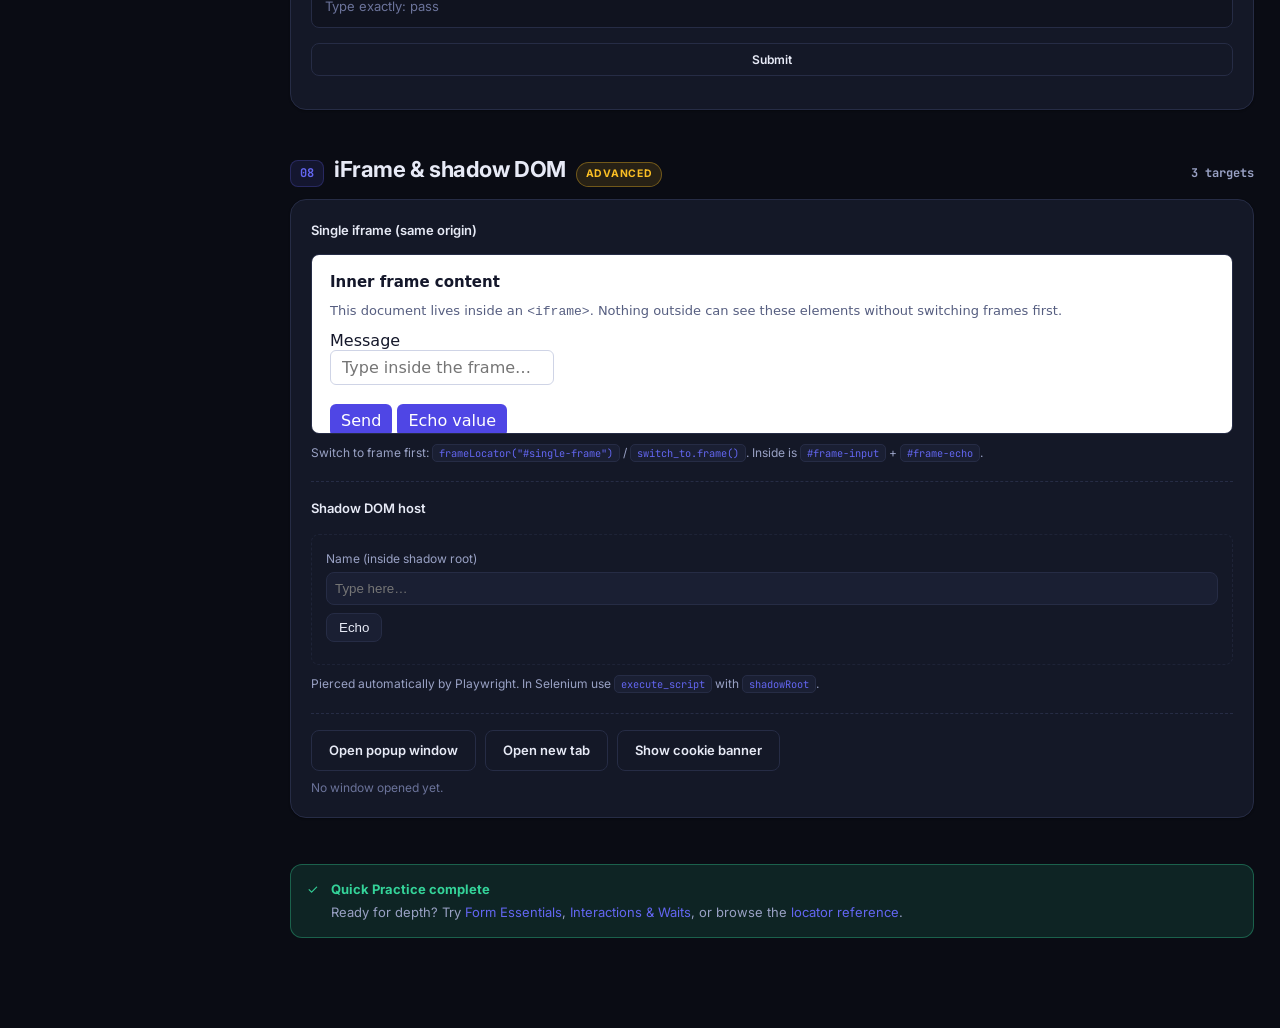
<file: pages/quick-practice.html>
<!DOCTYPE html>
<html lang="en" data-theme="dark">
<head>
<meta charset="UTF-8">
<meta name="viewport" content="width=device-width, initial-scale=1">
<title>Quick Practice — LocatorLab</title>
<meta name="description" content="One page. The most essential automation practice targets: text inputs, selects, checkboxes, radios, tables, modals, tabs, accordions, uploads, downloads, alerts, iframes, waits and shadow DOM.">
<link rel="preconnect" href="https://fonts.googleapis.com">
<link rel="preconnect" href="https://fonts.gstatic.com" crossorigin>
<link href="https://fonts.googleapis.com/css2?family=Inter:wght@400;500;600;700;800&family=JetBrains+Mono:wght@400;600;700&display=swap" rel="stylesheet">
<link rel="stylesheet" href="../assets/css/lab.css">
<link rel="icon" href="data:image/svg+xml,%3Csvg xmlns='http://www.w3.org/2000/svg' viewBox='0 0 32 32'%3E%3Crect width='32' height='32' rx='8' fill='%236366f1'/%3E%3Ctext x='16' y='22' font-family='monospace' font-size='16' font-weight='700' fill='white' text-anchor='middle'%3ELL%3C/text%3E%3C/svg%3E">
<style>
  /* ---- compact layout for this page ---- */
  #qp-sticky-nav {
    position: sticky; top: 0; z-index: 40;
    background: var(--surface); border: 1px solid var(--border); border-radius: var(--r-md);
    padding: 10px 14px; margin: 0 0 22px;
    display: flex; gap: 6px; flex-wrap: wrap; align-items: center;
    box-shadow: var(--shadow-sm); backdrop-filter: blur(8px);
  }
  #qp-sticky-nav a {
    font-size: var(--fs-xs); font-weight: 600; color: var(--text-muted);
    padding: 4px 10px; border-radius: var(--r-full); border: 1px solid var(--border);
    text-decoration: none; transition: all .16s var(--ease); white-space: nowrap;
  }
  #qp-sticky-nav a:hover { color: var(--text); border-color: var(--brand); background: var(--brand-soft); }
  .qp-section { margin-bottom: 46px; scroll-margin-top: 76px; }
  .qp-section .card { padding: 20px; }
  .qp-head {
    display: flex; align-items: baseline; gap: 10px; margin-bottom: 12px; flex-wrap: wrap;
  }
  .qp-head h3 { font-size: var(--fs-lg); font-weight: 700; margin: 0; }
  .qp-head .badge { flex-shrink: 0; }
  .qp-grid { display: grid; gap: 14px; }
  .qp-grid.cols-2 { grid-template-columns: repeat(auto-fit, minmax(240px, 1fr)); }
  .qp-grid.cols-3 { grid-template-columns: repeat(auto-fit, minmax(190px, 1fr)); }
  .qp-grid > .field { margin: 0; }
  .qp-hint { font-size: var(--fs-xs); color: var(--text-muted); margin-top: 3px; line-height: 1.45; }
  .qp-row { display: flex; gap: 9px; flex-wrap: wrap; align-items: center; margin-top: 14px; }
  .qp-divider { border: 0; border-top: 1px dashed var(--border); margin: 20px 0 16px; }
  .qp-count {
    margin-left: auto; font-size: var(--fs-xs); font-weight: 700; color: var(--text-muted);
    font-family: var(--mono); white-space: nowrap;
  }
  /* table */
  .qp-table { width: 100%; border-collapse: collapse; font-size: var(--fs-sm); margin-top: 10px; }
  .qp-table th, .qp-table td { padding: 8px 10px; text-align: left; border-bottom: 1px solid var(--border); }
  .qp-table th { background: var(--surface-2); font-weight: 700; cursor: pointer; user-select: none; }
  .qp-table th:hover { color: var(--brand); }
  .qp-table tbody tr:hover { background: var(--brand-soft); }
  .qp-table tr:nth-child(even) { background: #10131f33; }
  /* OTP */
  .otp-row { display: flex; gap: 8px; margin-top: 6px; }
  .otp-row input {
    width: 44px; height: 48px; text-align: center; font-size: 1.3rem; font-family: var(--mono);
    border: 1.5px solid var(--border); border-radius: var(--r-sm); background: var(--surface-2); color: var(--text);
  }
  .otp-row input:focus { outline: none; border-color: var(--brand); box-shadow: var(--ring); }
  /* file drop */
  .drop-zone {
    border: 2px dashed var(--border-strong); border-radius: var(--r-md); padding: 26px 18px;
    text-align: center; color: var(--text-muted); transition: all .2s var(--ease); cursor: pointer; margin-top: 8px;
  }
  .drop-zone.drag { border-color: var(--brand); background: var(--brand-soft); color: var(--text); }
  .drop-zone strong { color: var(--text); }
  /* calendar mini */
  .cal-mini { display: flex; gap: 6px; flex-wrap: wrap; margin-top: 10px; }
  .cal-mini button {
    min-width: 36px; height: 36px; border-radius: var(--r-sm); border: 1px solid var(--border);
    background: var(--surface-2); color: var(--text); font-family: var(--mono); font-size: var(--fs-xs); cursor: pointer;
    transition: all .16s var(--ease);
  }
  .cal-mini button:hover { border-color: var(--brand); color: var(--brand); }
  .cal-mini button.sel { background: var(--brand); color: #fff; border-color: var(--brand); }
  .cal-mini button.hdr { border: none; background: none; font-weight: 700; cursor: default; color: var(--text-muted); min-width: 48px; }
  /* accordion */
  .acc-item { border: 1px solid var(--border); border-radius: var(--r-sm); margin-bottom: 8px; overflow: hidden; }
  .acc-trigger {
    width: 100%; padding: 11px 14px; background: var(--surface-2); border: none; color: var(--text);
    font-size: var(--fs-sm); font-weight: 600; cursor: pointer; text-align: left;
    display: flex; justify-content: space-between; align-items: center;
  }
  .acc-trigger:hover { background: var(--brand-soft); }
  .acc-panel { padding: 12px 14px; font-size: var(--fs-sm); color: var(--text-muted); border-top: 1px solid var(--border); }
  /* tabs */
  .tab-strip { display: flex; gap: 2px; border-bottom: 1px solid var(--border); margin-top: 12px; }
  .tab-strip button {
    padding: 8px 15px; border: none; background: none; color: var(--text-muted); font-size: var(--fs-sm);
    font-weight: 600; cursor: pointer; border-bottom: 2px solid transparent; transition: all .16s var(--ease);
  }
  .tab-strip button:hover { color: var(--text); }
  .tab-strip button[aria-selected="true"] { color: var(--brand); border-bottom-color: var(--brand); }
  .tab-strip button:disabled { opacity: .4; cursor: not-allowed; }
  .tab-panel { padding: 14px 2px; font-size: var(--fs-sm); color: var(--text-muted); }
  /* range dual */
  .range-dual { position: relative; height: 40px; margin-top: 10px; }
  .range-dual input[type=range] {
    position: absolute; top: 0; left: 0; width: 100%; pointer-events: none; appearance: none;
    background: none; height: 40px;
  }
  .range-dual input[type=range]::-webkit-slider-thumb {
    pointer-events: auto; appearance: none; width: 20px; height: 20px; border-radius: 50%;
    background: var(--brand); border: 2px solid #fff; cursor: grab;
  }
  .range-dual input[type=range]::-moz-range-thumb {
    pointer-events: auto; width: 20px; height: 20px; border-radius: 50%;
    background: var(--brand); border: 2px solid #fff; cursor: grab;
  }
  .range-track { position: absolute; top: 17px; left: 0; right: 0; height: 6px; background: var(--border); border-radius: 3px; }
  .range-fill { position: absolute; top: 17px; height: 6px; background: var(--brand); border-radius: 3px; }
  /* progress */
  .prog-wrap { margin-top: 10px; }
  .prog-track { height: 10px; background: var(--border); border-radius: 5px; overflow: hidden; }
  .prog-fill { height: 100%; width: 0%; background: var(--grad); border-radius: 5px; transition: width .3s linear; }
  .prog-label { font-size: var(--fs-xs); color: var(--text-muted); margin-top: 6px; font-family: var(--mono); }
  /* star rating */
  .stars { display: flex; flex-direction: row-reverse; justify-content: flex-end; gap: 3px; margin-top: 6px; }
  .stars input { display: none; }
  .stars label {
    font-size: 1.5rem; cursor: pointer; color: var(--text-faint); transition: color .15s;
  }
  .stars label:hover, .stars label:hover ~ label,
  .stars input:checked ~ label { color: var(--warn); }
  /* shadow host */
  .shadow-host { margin-top: 8px; border: 1px dashed var(--border-strong); border-radius: var(--r-sm); padding: 14px; }
</style>
</head>
<body>
<div class="app">

  <div class="scrim" id="scrim"></div>

  <aside class="sidebar" id="sidebar">
    <a class="brand" href="../index.html">
      <span class="brand-mark">LL</span>
      <span>LocatorLab<small class="brand-sub">Automation Practice</small></span>
    </a>
    <nav class="nav" aria-label="Main">
      <div class="nav-group">
        <div class="nav-title">Start here</div>
        <a href="../index.html"><span class="nav-ico">&#9750;</span>Home</a>
        <a href="locator-reference.html"><span class="nav-ico">&#128269;</span>Locator reference</a>
        <a href="quick-practice.html" class="active" aria-current="page"><span class="nav-ico">&#9889;</span>Quick practice<span class="nav-count">38</span></a>
      </div>
      <div class="nav-group">
        <div class="nav-title">Form practice</div>
        <a href="form-essentials.html"><span class="nav-ico">&#9998;</span>Form essentials<span class="nav-count">44</span></a>
        <a href="dates-ranges.html"><span class="nav-ico">&#128197;</span>Dates &amp; ranges<span class="nav-count">16</span></a>
        <a href="files-buttons.html"><span class="nav-ico">&#128193;</span>Files &amp; buttons<span class="nav-count">14</span></a>
        <a href="wizard-submit.html"><span class="nav-ico">&#10148;</span>Wizard &amp; submit<span class="nav-count">12</span></a>
      </div>
      <div class="nav-group">
        <div class="nav-title">Behaviors</div>
        <a href="behaviors.html"><span class="nav-ico">&#9881;</span>Interactions &amp; waits<span class="nav-count">24</span></a>
      </div>
    </nav>
    <div class="sidebar-foot">Credentials: <code>admin / admin</code></div>
  </aside>

  <div class="main">
    <header class="topbar">
      <button class="burger" id="burger" aria-label="Open navigation" aria-expanded="false" aria-controls="sidebar">&#9776;</button>
      <div class="topbar-title">Quick Practice<small>Every essential target on one scrollable page</small></div>
      <div class="topbar-spacer"></div>
      <button class="btn btn-sm" data-coach-toggle aria-pressed="false">
        <span aria-hidden="true">&#129518;</span><span data-coach-label>Locator Coach</span>
      </button>
      <button class="btn btn-sm" data-theme-toggle aria-pressed="false" aria-label="Toggle color theme">
        <span data-theme-icon aria-hidden="true">&#9789;</span><span data-theme-label>Dark</span>
      </button>
    </header>

    <main class="content">

      <div class="page-head">
        <span class="eyebrow">One page · 38 essential targets</span>
        <h1>Quick Practice</h1>
        <p>The fastest way to warm up. Everything you touch 90% of the time in real automation —
        text inputs, selects, checkboxes, radios, dates, sliders, uploads, buttons, tabs,
        accordion, modal, alerts, table, waits, iframe and shadow DOM — on a single scrollable page.
        Turn on <b>Locator Coach</b> and copy any locator. For deep practice, jump to the
        <a href="form-essentials.html">full section pages</a>.</p>
      </div>

      <!-- sticky jump nav -->
      <div id="qp-sticky-nav" aria-label="Jump to section">
        <a href="#qp-text">Text</a>
        <a href="#qp-selects">Selects</a>
        <a href="#qp-choice">Checkbox &amp; Radio</a>
        <a href="#qp-dates">Dates &amp; Sliders</a>
        <a href="#qp-files">Files &amp; Buttons</a>
        <a href="#qp-feedback">Tabs &amp; Alerts</a>
        <a href="#qp-dynamic">Dynamic &amp; Wait</a>
        <a href="#qp-advanced">Iframe &amp; Shadow</a>
      </div>

      <!-- ============ 1 · TEXT INPUTS ============ -->
      <section class="qp-section" id="qp-text">
        <div class="qp-head">
          <span class="section-num">01</span>
          <h2 style="font-size:var(--fs-xl);margin:0">Text inputs</h2>
          <span class="badge badge-req">Beginner</span>
          <span class="qp-count">8 targets</span>
        </div>
        <div class="card" data-reveal>
          <div class="qp-grid cols-2">
            <div class="field">
              <label for="first-name">First name <span class="req">*</span></label>
              <input type="text" id="first-name" name="firstName" data-testid="first-name" data-automation-id="first-name" placeholder="Ada" autocomplete="given-name" required>
              <div class="qp-hint">Type “Ada” and read the <code class="inline-code">value</code> attribute.</div>
            </div>
            <div class="field">
              <label for="last-name">Last name <span class="req">*</span></label>
              <input type="text" id="last-name" name="lastName" data-testid="last-name" data-automation-id="last-name" placeholder="Lovelace" autocomplete="family-name" required>
              <div class="qp-hint"><code class="inline-code">By.ID</code> or <code class="inline-code">getByTestId()</code>.</div>
            </div>
            <div class="field">
              <label for="user-email">Email <span class="req">*</span></label>
              <input type="email" id="user-email" name="email" data-testid="user-email" data-automation-id="user-email" placeholder="ada@example.com" autocomplete="email" required>
              <div class="qp-hint">Browser validates format on submit.</div>
            </div>
            <div class="field">
              <label for="user-phone">Phone</label>
              <input type="tel" id="user-phone" name="phone" data-testid="user-phone" data-automation-id="user-phone" placeholder="+91 98765 43210" autocomplete="tel">
              <div class="qp-hint">Type <code class="inline-code">tel</code>.</div>
            </div>
            <div class="field">
              <label for="age-input">Age (min 18, max 99)</label>
              <input type="number" id="age-input" name="age" data-testid="age-input" data-automation-id="age-input" min="18" max="99" step="1" placeholder="21">
              <div class="qp-hint">Clear before typing — spinners change value too.</div>
            </div>
            <div class="field">
              <label for="quantity-input">Quantity</label>
              <div class="input-wrap has-trail">
                <input type="number" id="quantity-input" name="quantity" data-testid="quantity-input" data-automation-id="quantity-input" value="1" min="1" max="99">
                <span class="trail">
                  <button type="button" class="icon-btn" id="qty-minus" aria-label="Decrease quantity">&minus;</button>
                  <button type="button" class="icon-btn" id="qty-plus" aria-label="Increase quantity">+</button>
                </span>
              </div>
              <div class="qp-hint">Stepper siblings — read <code class="inline-code">value</code> after each click.</div>
            </div>
            <div class="field">
              <label for="readonly-field">Read-only code</label>
              <input type="text" id="readonly-field" name="referenceCode" data-testid="readonly-field" data-automation-id="readonly-field" value="LL-2026-0042" readonly>
              <div class="qp-hint"><code class="inline-code">readonly</code> — readable, not typeable.</div>
            </div>
            <div class="field">
              <label for="disabled-field">Disabled coupon</label>
              <input type="text" id="disabled-field" name="coupon" data-testid="disabled-field" data-automation-id="disabled-field" value="EXPIRED2020" disabled>
              <div class="qp-hint"><code class="inline-code">toBeDisabled()</code> / <code class="inline-code">is_enabled() == False</code>.</div>
            </div>
          </div>
          <div class="field" style="margin-top:16px">
            <label for="bio-textarea">Short bio <span class="optional">max 120 chars</span></label>
            <textarea id="bio-textarea" name="bio" data-testid="bio-textarea" data-automation-id="bio-textarea" rows="3" maxlength="120" placeholder="Tell us about your automation journey…"></textarea>
            <div class="char-count"><span id="bio-count">0</span>/120</div>
            <div class="qp-hint">Counter is a sibling <code class="inline-code">#bio-count</code> — assert after typing.</div>
          </div>
        </div>
      </section>

      <!-- ============ 2 · SELECTS ============ -->
      <section class="qp-section" id="qp-selects">
        <div class="qp-head">
          <span class="section-num">02</span>
          <h2 style="font-size:var(--fs-xl);margin:0">Selects</h2>
          <span class="badge badge-req">Beginner</span>
          <span class="qp-count">6 targets</span>
        </div>
        <div class="card" data-reveal>
          <div class="qp-grid cols-2">
            <div class="field">
              <label for="country-select">Country <span class="req">*</span></label>
              <select id="country-select" name="country" data-testid="country-select" data-automation-id="country-select" required>
                <option value="">Select a country…</option>
                <option value="in">India</option>
                <option value="us">United States</option>
                <option value="gb">United Kingdom</option>
                <option value="de">Germany</option>
                <option value="au">Australia</option>
                <option value="jp">Japan</option>
              </select>
              <div class="qp-hint">Empty first option — assert <code class="inline-code">value === ""</code> initially.</div>
            </div>
            <div class="field">
              <label for="currency-select">Currency (pre-selected)</label>
              <select id="currency-select" name="currency" data-testid="currency-select" data-automation-id="currency-select">
                <option value="inr" selected>Indian Rupee (INR)</option>
                <option value="usd">US Dollar (USD)</option>
                <option value="eur">Euro (EUR)</option>
                <option value="gbp">British Pound (GBP)</option>
              </select>
              <div class="qp-hint">Assert “inr” before changing it.</div>
            </div>
            <div class="field">
              <label for="vehicle-select">Vehicle (grouped)</label>
              <select id="vehicle-select" name="vehicle" data-testid="vehicle-select" data-automation-id="vehicle-select">
                <option value="">Choose a vehicle…</option>
                <optgroup label="Four wheels">
                  <option value="sedan">Sedan</option>
                  <option value="suv">SUV</option>
                </optgroup>
                <optgroup label="Two wheels">
                  <option value="motorcycle">Motorcycle</option>
                  <option value="scooter">Scooter</option>
                </optgroup>
              </select>
              <div class="qp-hint"><code class="inline-code">&lt;optgroup&gt;</code> — good XPath exercise.</div>
            </div>
            <div class="field">
              <label for="plan-select">Plan (has disabled options)</label>
              <select id="plan-select" name="plan" data-testid="plan-select" data-automation-id="plan-select">
                <option value="">Choose a plan…</option>
                <option value="free">Free</option>
                <option value="starter">Starter — $9/mo</option>
                <option value="pro" disabled>Pro — $29/mo (sold out)</option>
                <option value="enterprise">Enterprise — $99/mo</option>
              </select>
              <div class="qp-hint">One option is <code class="inline-code">disabled</code>.</div>
            </div>
          </div>
          <div class="field" style="margin-top:16px">
            <label for="skills-select">Skills (multi-select — hold Ctrl/Cmd)</label>
            <select id="skills-select" name="skills" multiple size="4" data-testid="skills-select" data-automation-id="skills-select">
              <option value="xpath">XPath</option>
              <option value="css">CSS selectors</option>
              <option value="waits">Explicit waits</option>
              <option value="pom">Page Object Model</option>
              <option value="api">API testing</option>
            </select>
            <div class="qp-hint"><code class="inline-code">select multiple</code> — selected values in <code class="inline-code">selectedOptions</code>.
            <span id="skills-out" role="status" style="display:block;margin-top:5px;color:var(--brand)">Selected: (none)</span></div>
          </div>
        </div>
      </section>

      <!-- ============ 3 · CHECKBOXES & RADIOS ============ -->
      <section class="qp-section" id="qp-choice">
        <div class="qp-head">
          <span class="section-num">03</span>
          <h2 style="font-size:var(--fs-xl);margin:0">Checkboxes &amp; radios</h2>
          <span class="badge badge-req">Beginner</span>
          <span class="qp-count">8 targets</span>
        </div>
        <div class="card" data-reveal>
          <div class="qp-grid cols-2">
            <div>
              <fieldset>
                <legend>Checkboxes</legend>
                <div class="stack" style="margin-top:8px">
                  <label class="check" for="agree-terms">
                    <input type="checkbox" id="agree-terms" name="terms" data-testid="agree-terms" data-automation-id="agree-terms" checked>
                    <span>I accept the terms</span>
                  </label>
                  <label class="check" for="agree-newsletter">
                    <input type="checkbox" id="agree-newsletter" name="newsletter" data-testid="agree-newsletter" data-automation-id="agree-newsletter">
                    <span>Send me the newsletter</span>
                  </label>
                </div>
                <div class="inline-group" id="module-group" style="margin-top:12px">
                  <label class="check" for="mod-forms"><input type="checkbox" class="module-cb" id="mod-forms" value="forms" data-testid="mod-forms" data-automation-id="mod-forms"><span>Forms</span></label>
                  <label class="check" for="mod-tables"><input type="checkbox" class="module-cb" id="mod-tables" value="tables" data-testid="mod-tables" data-automation-id="mod-tables"><span>Tables</span></label>
                  <label class="check" for="mod-alerts"><input type="checkbox" class="module-cb" id="mod-alerts" value="alerts" data-testid="mod-alerts" data-automation-id="mod-alerts"><span>Alerts</span></label>
                  <label class="check" for="mod-waits"><input type="checkbox" class="module-cb" id="mod-waits" value="waits" data-testid="mod-waits" data-automation-id="mod-waits"><span>Waits</span></label>
                </div>
                <label class="check" for="select-all-modules" style="margin-top:10px">
                  <input type="checkbox" id="select-all-modules" data-testid="select-all-modules" data-automation-id="select-all-modules">
                  <strong>Select all (indeterminate master)</strong>
                </label>
                <div class="qp-hint">Uncheck one child → master becomes indeterminate.</div>
              </fieldset>
            </div>
            <div>
              <fieldset>
                <legend>Radio group — gender</legend>
                <div class="inline-group" style="margin-top:8px">
                  <label class="check" for="gender-male">
                    <input type="radio" id="gender-male" name="gender" value="male" data-testid="gender-male" data-automation-id="gender-male">
                    <span>Male</span>
                  </label>
                  <label class="check" for="gender-female">
                    <input type="radio" id="gender-female" name="gender" value="female" data-testid="gender-female" data-automation-id="gender-female">
                    <span>Female</span>
                  </label>
                  <label class="check" for="gender-other">
                    <input type="radio" id="gender-other" name="gender" value="other" data-testid="gender-other" data-automation-id="gender-other" checked>
                    <span>Other</span>
                  </label>
                  <label class="check" for="gender-prefer">
                    <input type="radio" id="gender-prefer" name="gender" value="prefer" data-testid="gender-prefer" data-automation-id="gender-prefer" disabled>
                    <span>Prefer not <span class="faint">(disabled)</span></span>
                  </label>
                </div>
                <div class="hint" id="gender-out" style="margin-top:8px">Selected: other</div>
              </fieldset>
            </div>
          </div>
        </div>
      </section>

      <!-- ============ 4 · DATES & SLIDERS ============ -->
      <section class="qp-section" id="qp-dates">
        <div class="qp-head">
          <span class="section-num">04</span>
          <h2 style="font-size:var(--fs-xl);margin:0">Dates &amp; sliders</h2>
          <span class="badge badge-int">Intermediate</span>
          <span class="qp-count">6 targets</span>
        </div>
        <div class="card" data-reveal>
          <div class="qp-grid cols-2">
            <div class="field">
              <label for="dob-input">Date of birth (date picker)</label>
              <input type="date" id="dob-input" name="dob" data-testid="dob-input" data-automation-id="dob-input">
              <div class="qp-hint">Type <code class="inline-code">date</code> — value is ISO <code class="inline-code">YYYY-MM-DD</code>.</div>
            </div>
            <div class="field">
              <label for="alarm-input">Wake-up alarm</label>
              <input type="time" id="alarm-input" name="alarm" data-testid="alarm-input" data-automation-id="alarm-input">
              <div class="qp-hint">Type <code class="inline-code">time</code> — <code class="inline-code">HH:MM</code>.</div>
            </div>
          </div>
          <hr class="qp-divider">
          <div class="field">
            <span class="field-label" id="cal-mini-label">Mini calendar — click a day</span>
            <div class="cal-mini" id="cal-mini" role="group" aria-labelledby="cal-mini-label" style="margin-top:8px"></div>
            <input type="hidden" id="cal-selected" name="calSelected" data-testid="cal-selected" data-automation-id="cal-selected" value="">
            <div class="qp-hint">Selected date mirrored into hidden <code class="inline-code">#cal-selected</code> (ISO).</div>
          </div>
          <hr class="qp-divider">
          <div class="qp-grid cols-2">
            <div class="field">
              <label for="volume-slider">Volume <span id="volume-out" style="color:var(--brand)">50</span></label>
              <input type="range" id="volume-slider" name="volume" data-testid="volume-slider" data-automation-id="volume-slider" min="0" max="100" value="50">
              <div class="qp-hint">Single-thumb <code class="inline-code">range</code>.</div>
            </div>
            <div class="field">
              <span class="field-label">Price range <span id="price-out" style="color:var(--brand)">$200 – $800</span></span>
              <div class="range-dual">
                <div class="range-track"></div>
                <div class="range-fill" id="price-fill"></div>
                <input type="range" id="price-min" name="priceMin" data-testid="price-min" data-automation-id="price-min" min="0" max="1000" step="10" value="200" aria-label="Minimum price">
                <input type="range" id="price-max" name="priceMax" data-testid="price-max" data-automation-id="price-max" min="0" max="1000" step="10" value="800" aria-label="Maximum price">
              </div>
              <div class="qp-hint">Two thumbs, overlapping <code class="inline-code">range</code> inputs.</div>
            </div>
          </div>
          <hr class="qp-divider">
          <div class="qp-grid cols-2">
            <div class="field">
              <span class="field-label">Star rating</span>
              <div class="stars" id="star-rating">
                <input type="radio" name="rating" id="star-5" value="5" data-testid="star-5" data-automation-id="star-5"><label for="star-5" aria-label="5 stars">★</label>
                <input type="radio" name="rating" id="star-4" value="4" data-testid="star-4" data-automation-id="star-4"><label for="star-4" aria-label="4 stars">★</label>
                <input type="radio" name="rating" id="star-3" value="3" data-testid="star-3" data-automation-id="star-3"><label for="star-3" aria-label="3 stars">★</label>
                <input type="radio" name="rating" id="star-2" value="2" data-testid="star-2" data-automation-id="star-2"><label for="star-2" aria-label="2 stars">★</label>
                <input type="radio" name="rating" id="star-1" value="1" data-testid="star-1" data-automation-id="star-1" checked><label for="star-1" aria-label="1 star">★</label>
              </div>
              <div class="qp-hint">Hidden radios in reverse DOM order — use <code class="inline-code">label[for]</code> or <code class="inline-code">value</code>.</div>
            </div>
            <div class="field">
              <label for="brand-color">Brand colour</label>
              <input type="color" id="brand-color" name="brandColor" data-testid="brand-color" data-automation-id="brand-color" value="#6366f1">
              <div class="qp-hint">Type <code class="inline-code">color</code> — value is hex.</div>
            </div>
          </div>
        </div>
      </section>

      <!-- ============ 5 · FILES & BUTTONS ============ -->
      <section class="qp-section" id="qp-files">
        <div class="qp-head">
          <span class="section-num">05</span>
          <h2 style="font-size:var(--fs-xl);margin:0">Files &amp; buttons</h2>
          <span class="badge badge-int">Intermediate</span>
          <span class="qp-count">5 targets</span>
        </div>
        <div class="card" data-reveal>
          <div class="drop-zone" id="drop-zone" data-testid="drop-zone" data-automation-id="drop-zone" tabindex="0" role="button" aria-label="Drop a file here or click to browse">
            <strong>Drop a file here</strong> or click to browse
            <input type="file" id="resume-input" name="resume" data-testid="resume-input" data-automation-id="resume-input" style="display:none">
          </div>
          <div id="resume-file" style="display:none;margin-top:12px" class="alert alert-success">
            <span aria-hidden="true">&#128196;</span>
            <div><strong id="resume-filename"></strong><p id="resume-size"></p>
              <button type="button" class="btn btn-sm" id="resume-remove" style="margin-top:8px">Remove</button></div>
          </div>
          <div class="qp-hint" style="margin-top:8px">Use <code class="inline-code">setInputFiles()</code> / <code class="inline-code">send_keys(path)</code> — the <code class="inline-code">input</code> is hidden; the drop zone is the visual target.</div>
          <hr class="qp-divider">
          <div class="qp-row">
            <button type="button" class="btn btn-primary" id="btn-count" data-testid="btn-count" data-automation-id="btn-count">Click me</button>
            <span class="hint">Clicks: <b id="click-count" style="color:var(--brand)">0</b></span>
            <span class="qp-count">counter</span>
          </div>
          <div class="qp-row">
            <button type="button" class="btn" id="btn-slow" data-testid="btn-slow" data-automation-id="btn-slow">Save (slow)</button>
            <span class="hint" id="slow-status" role="status"></span>
            <span class="qp-count">loading → success</span>
          </div>
          <div class="qp-row">
            <button type="button" class="btn" id="btn-dbl" data-testid="btn-dbl" data-automation-id="btn-dbl">Double-click me</button>
            <span class="hint" id="click-out" role="status"></span>
          </div>
          <div class="qp-row">
            <button type="button" class="btn" id="dl-text" data-testid="dl-text" data-automation-id="dl-text">Download report.txt</button>
            <button type="button" class="btn" id="dl-json" data-testid="dl-json" data-automation-id="dl-json">Download data.json</button>
            <span class="hint" id="dl-status" role="status"></span>
          </div>
        </div>
      </section>

      <!-- ============ 6 · TABS, ACCORDION, MODAL, ALERTS ============ -->
      <section class="qp-section" id="qp-feedback">
        <div class="qp-head">
          <span class="section-num">06</span>
          <h2 style="font-size:var(--fs-xl);margin:0">Tabs, accordion, modal &amp; alerts</h2>
          <span class="badge badge-int">Intermediate</span>
          <span class="qp-count">6 targets</span>
        </div>
        <div class="card" data-reveal>
          <div class="tab-strip" role="tablist" aria-label="QP tabs">
            <button role="tab" id="tab-overview" data-tab="overview" data-testid="tab-overview" data-automation-id="tab-overview" aria-selected="true" aria-controls="panel-overview">Overview</button>
            <button role="tab" id="tab-features" data-tab="features" data-testid="tab-features" data-automation-id="tab-features" aria-selected="false" aria-controls="panel-features" tabindex="-1">Features</button>
            <button role="tab" id="tab-disabled" data-tab="disabled" data-testid="tab-disabled" data-automation-id="tab-disabled" aria-selected="false" aria-disabled="true" disabled>Disabled</button>
          </div>
          <div class="tab-panel" role="tabpanel" id="panel-overview" data-panel="overview">Overview panel — visible by default.</div>
          <div class="tab-panel" role="tabpanel" id="panel-features" data-panel="features" hidden>Features panel — click the tab to reveal it.</div>
          <hr class="qp-divider">
          <div class="acc-item">
            <button type="button" class="acc-trigger" id="acc-1" data-testid="acc-1" data-automation-id="acc-1" aria-expanded="true" aria-controls="acc-panel-1">What is this page? <span aria-hidden="true">−</span></button>
            <div class="acc-panel" id="acc-panel-1">A single scrollable sheet with every essential automation target.</div>
          </div>
          <div class="acc-item">
            <button type="button" class="acc-trigger" id="acc-2" data-testid="acc-2" data-automation-id="acc-2" aria-expanded="false" aria-controls="acc-panel-2">How do I use Locator Coach? <span aria-hidden="true">+</span></button>
            <div class="acc-panel" id="acc-panel-2" hidden>Toggle it in the top bar, hover any control, click the badge to copy Selenium or Playwright code.</div>
          </div>
          <hr class="qp-divider">
          <div class="qp-row">
            <button type="button" class="btn btn-primary" id="open-modal" data-testid="open-modal" data-automation-id="open-modal">Open modal</button>
            <button type="button" class="btn" id="js-confirm" data-testid="js-confirm" data-automation-id="js-confirm">JS confirm()</button>
            <button type="button" class="btn" id="js-alert" data-testid="js-alert" data-automation-id="js-alert">JS alert()</button>
            <button type="button" class="btn" id="js-prompt" data-testid="js-prompt" data-automation-id="js-prompt">JS prompt()</button>
          </div>
          <div class="hint" id="dialog-out" role="status" style="margin-top:8px">No dialog yet.</div>
          <div class="qp-row" style="margin-top:12px">
            <button type="button" class="btn" id="toast-success" data-testid="toast-success" data-automation-id="toast-success">Success toast</button>
            <button type="button" class="btn" id="toast-error" data-testid="toast-error" data-automation-id="toast-error">Error toast</button>
          </div>
        </div>
      </section>

      <!-- ============ 7 · DYNAMIC & WAITS ============ -->
      <section class="qp-section" id="qp-dynamic">
        <div class="qp-head">
          <span class="section-num">07</span>
          <h2 style="font-size:var(--fs-xl);margin:0">Dynamic content &amp; waits</h2>
          <span class="badge badge-adv">Advanced</span>
          <span class="qp-count">6 targets</span>
        </div>
        <div class="card" data-reveal>
          <div class="qp-grid cols-2">
            <div class="field">
              <label for="delay-select">Delay (seconds)</label>
              <select id="delay-select" data-testid="delay-select" data-automation-id="delay-select">
                <option value="0">0 — instant</option>
                <option value="1" selected>1 second</option>
                <option value="3">3 seconds</option>
              </select>
              <button type="button" class="btn btn-sm" id="delay-load" data-testid="delay-load" data-automation-id="delay-load" style="margin-top:8px">Load content</button>
              <div id="delayed-card" style="display:none;margin-top:12px" class="alert alert-info">
                <span aria-hidden="true">&#9203;</span><div><strong>Content loaded!</strong><p>This appeared after the delay.</p></div>
              </div>
            </div>
            <div>
              <div class="prog-wrap">
                <div class="prog-track"><div class="prog-fill" id="prog-fill"></div></div>
                <div class="prog-label" id="prog-label" data-testid="prog-label" data-automation-id="prog-label">0%</div>
              </div>
              <button type="button" class="btn btn-sm" id="prog-start" data-testid="prog-start" data-automation-id="prog-start" style="margin-top:10px">Start progress</button>
              <div class="qp-hint">Progress fills to 100% over ~2.5s — good for polling loops.</div>
            </div>
          </div>
          <hr class="qp-divider">
          <div class="field">
            <label for="table-search">Filter users</label>
            <input type="search" id="table-search" data-testid="table-search" data-automation-id="table-search" placeholder="Type a name…">
            <button type="button" class="btn btn-sm" id="table-reset" data-testid="table-reset" data-automation-id="table-reset" style="margin-top:8px">Reset</button>
          </div>
          <table class="qp-table" id="user-table">
            <thead><tr>
              <th data-sort="id" data-testid="th-id" data-automation-id="th-id">#</th>
              <th data-sort="name" data-testid="th-name" data-automation-id="th-name">Name</th>
              <th data-sort="role" data-testid="th-role" data-automation-id="th-role">Role</th>
              <th data-sort="status" data-testid="th-status" data-automation-id="th-status">Status</th>
            </tr></thead>
            <tbody id="table-body" data-testid="table-body" data-automation-id="table-body"></tbody>
          </table>
          <div class="qp-row">
            <span class="hint" id="table-size">Rows: <b id="row-count">0</b></span>
            <span class="qp-count">search · sort · count</span>
          </div>
          <hr class="qp-divider">
          <div class="field">
            <label for="flaky-input">Flaky field (fails 1st attempt)</label>
            <input type="text" id="flaky-input" data-testid="flaky-input" data-automation-id="flaky-input" placeholder="Type exactly: pass">
            <button type="button" class="btn btn-sm" id="flaky-btn" data-testid="flaky-btn" data-automation-id="flaky-btn" style="margin-top:8px">Submit</button>
            <div class="hint" id="flaky-status" role="status" style="margin-top:6px"></div>
          </div>
        </div>
      </section>

      <!-- ============ 8 · IFRAME & SHADOW DOM ============ -->
      <section class="qp-section" id="qp-advanced">
        <div class="qp-head">
          <span class="section-num">08</span>
          <h2 style="font-size:var(--fs-xl);margin:0">iFrame &amp; shadow DOM</h2>
          <span class="badge badge-adv">Advanced</span>
          <span class="qp-count">3 targets</span>
        </div>
        <div class="card" data-reveal>
          <div class="field">
            <label for="single-frame">Single iframe (same origin)</label>
            <iframe id="single-frame" name="single-frame" data-testid="single-frame" data-automation-id="single-frame" src="../assets/frames/frame-inner.html" width="100%" height="180" style="border:1px solid var(--border);border-radius:var(--r-sm);margin-top:6px;background:var(--surface-2)"></iframe>
            <div class="qp-hint">Switch to frame first: <code class="inline-code">frameLocator("#single-frame")</code> / <code class="inline-code">switch_to.frame()</code>. Inside is <code class="inline-code">#frame-input</code> + <code class="inline-code">#frame-echo</code>.</div>
          </div>
          <hr class="qp-divider">
          <div class="field">
            <span class="field-label">Shadow DOM host</span>
            <div class="shadow-host" id="shadow-host" data-testid="shadow-host" data-automation-id="shadow-host"></div>
            <div class="qp-hint">Pierced automatically by Playwright. In Selenium use <code class="inline-code">execute_script</code> with <code class="inline-code">shadowRoot</code>.</div>
          </div>
          <hr class="qp-divider">
          <div class="qp-row">
            <button type="button" class="btn" id="open-popup" data-testid="open-popup" data-automation-id="open-popup">Open popup window</button>
            <button type="button" class="btn" id="open-tab" data-testid="open-tab" data-automation-id="open-tab">Open new tab</button>
            <button type="button" class="btn" id="open-cookie" data-testid="open-cookie" data-automation-id="open-cookie">Show cookie banner</button>
          </div>
          <div class="hint" id="window-out" role="status" style="margin-top:8px">No window opened yet.</div>
        </div>
      </section>

      <!-- modal markup -->
      <div id="modal-backdrop" hidden style="position:fixed;inset:0;background:#000a;display:flex;align-items:center;justify-content:center;z-index:100">
        <div id="demo-modal" role="dialog" aria-modal="true" aria-labelledby="modal-title" style="background:var(--surface);border:1px solid var(--border);border-radius:var(--r-lg);padding:24px;max-width:420px;width:92%;box-shadow:var(--shadow-lg)">
          <h3 id="modal-title" style="margin:0 0 12px">Quick modal</h3>
          <div class="field">
            <label for="modal-email">Notify email</label>
            <input type="email" id="modal-email" data-testid="modal-email" data-automation-id="modal-email" placeholder="peer@company.com">
          </div>
          <div class="qp-row" style="margin-top:16px">
            <button type="button" class="btn btn-primary" id="modal-send" data-testid="modal-send" data-automation-id="modal-send">Send</button>
            <button type="button" class="btn" id="modal-close" data-testid="modal-close" data-automation-id="modal-close">Cancel</button>
          </div>
        </div>
      </div>

      <div class="alert alert-success" style="margin-top:30px">
        <span aria-hidden="true">&#10003;</span>
        <div>
          <strong>Quick Practice complete</strong>
          <p>Ready for depth? Try <a href="form-essentials.html">Form Essentials</a>,
          <a href="behaviors.html">Interactions &amp; Waits</a>, or browse the
          <a href="locator-reference.html">locator reference</a>.</p>
        </div>
      </div>

    </main>
  </div>
</div>

<script src="../assets/js/main.js"></script>
<script src="../assets/js/locator-coach.js"></script>
<script src="../assets/js/sections/quick-practice.js"></script>
</body>
</html>
</file>
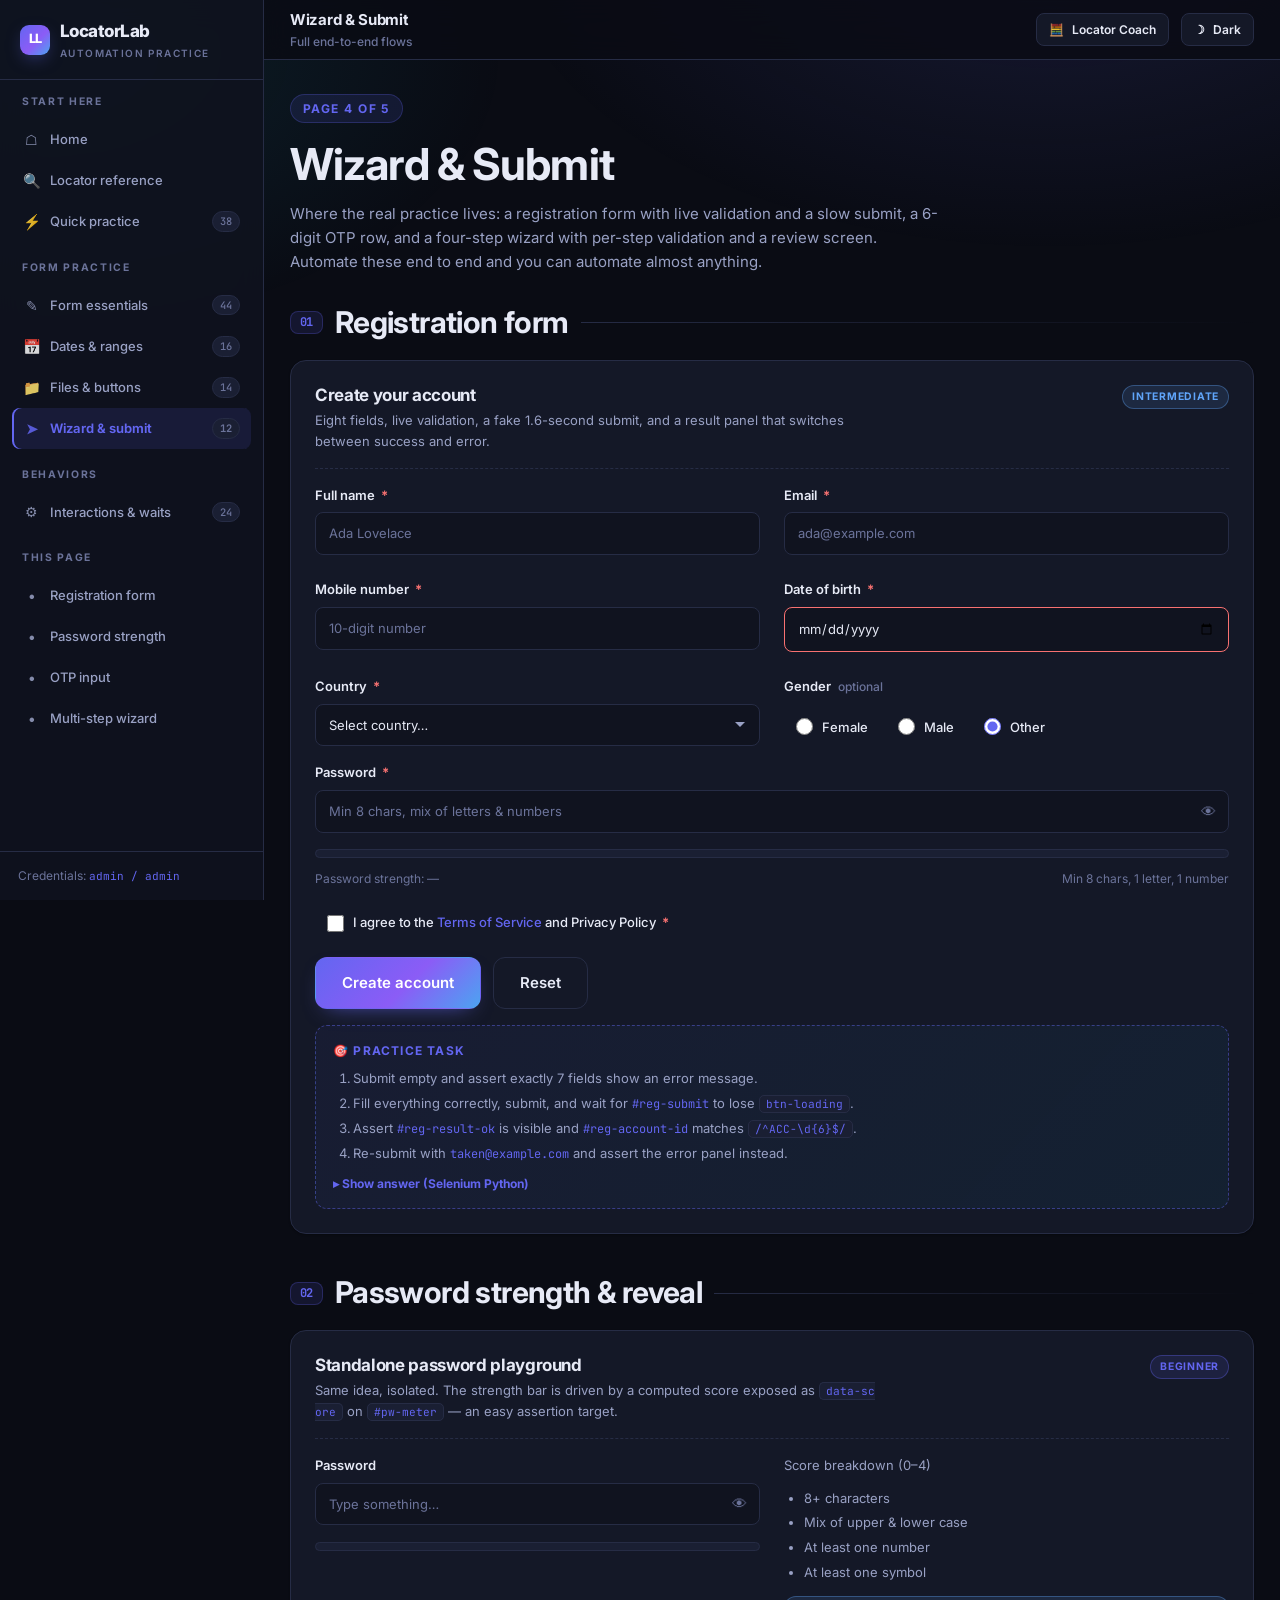
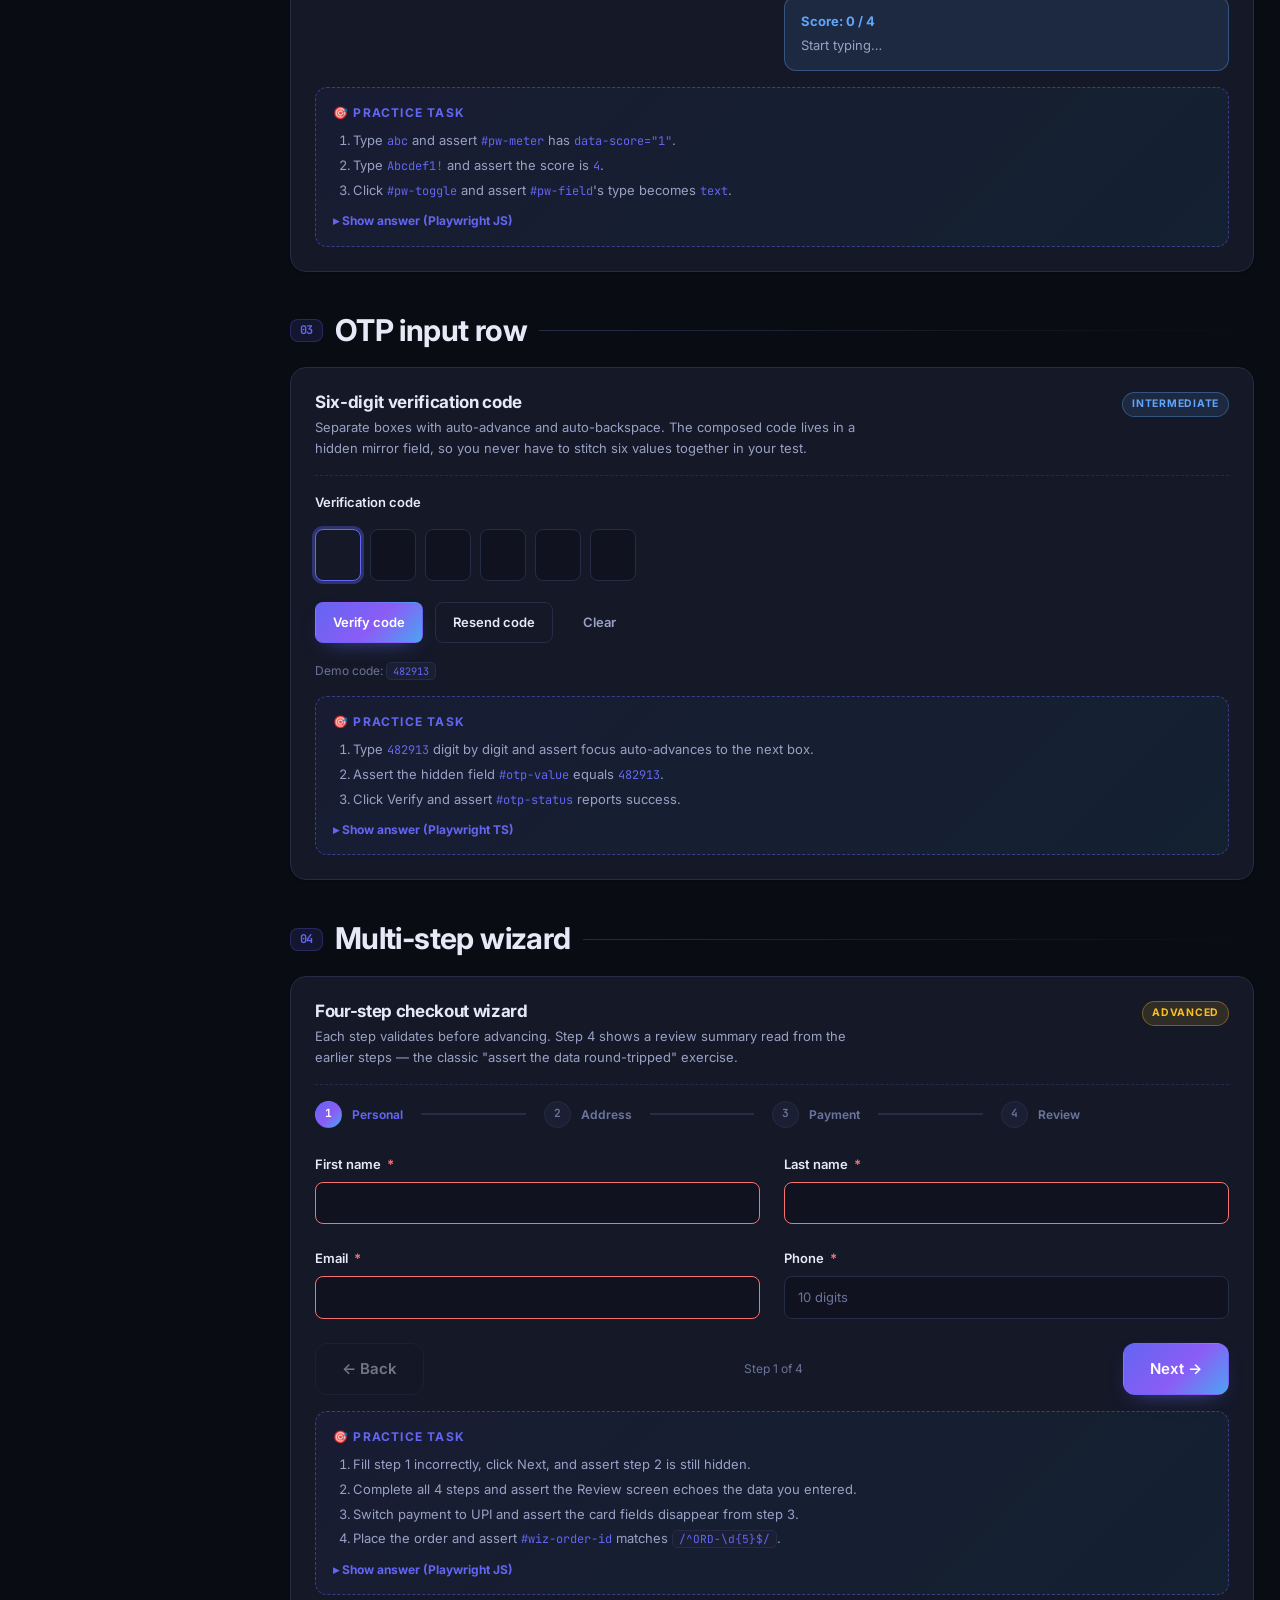
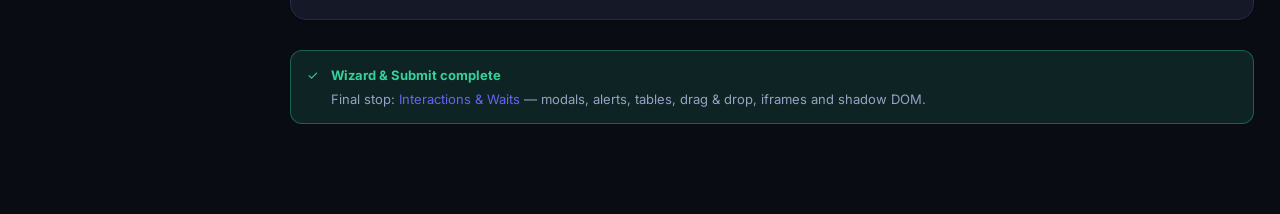
<file: pages/wizard-submit.html>
<!DOCTYPE html>
<html lang="en" data-theme="dark">
<head>
<meta charset="UTF-8">
<meta name="viewport" content="width=device-width, initial-scale=1">
<title>Wizard &amp; Submit — LocatorLab</title>
<meta name="description" content="A realistic registration form with live validation, password strength, OTP input and a multi-step wizard — the end-to-end flows automation learners need.">
<link rel="preconnect" href="https://fonts.googleapis.com">
<link rel="preconnect" href="https://fonts.gstatic.com" crossorigin>
<link href="https://fonts.googleapis.com/css2?family=Inter:wght@400;500;600;700;800&family=JetBrains+Mono:wght@400;600;700&display=swap" rel="stylesheet">
<link rel="stylesheet" href="../assets/css/lab.css">
<link rel="icon" href="data:image/svg+xml,%3Csvg xmlns='http://www.w3.org/2000/svg' viewBox='0 0 32 32'%3E%3Crect width='32' height='32' rx='8' fill='%236366f1'/%3E%3Ctext x='16' y='22' font-family='monospace' font-size='16' font-weight='700' fill='white' text-anchor='middle'%3ELL%3C/text%3E%3C/svg%3E">
</head>
<body>
<div class="app">

  <div class="scrim" id="scrim"></div>

  <aside class="sidebar" id="sidebar">
    <a class="brand" href="../index.html">
      <span class="brand-mark">LL</span>
      <span>LocatorLab<small class="brand-sub">Automation Practice</small></span>
    </a>
    <nav class="nav" aria-label="Main">
      <div class="nav-group">
        <div class="nav-title">Start here</div>
        <a href="../index.html"><span class="nav-ico">&#9750;</span>Home</a>
        <a href="locator-reference.html"><span class="nav-ico">&#128269;</span>Locator reference</a>
        <a href="quick-practice.html"><span class="nav-ico">&#9889;</span>Quick practice<span class="nav-count">38</span></a>
      </div>
      <div class="nav-group">
        <div class="nav-title">Form practice</div>
        <a href="form-essentials.html"><span class="nav-ico">&#9998;</span>Form essentials<span class="nav-count">44</span></a>
        <a href="dates-ranges.html"><span class="nav-ico">&#128197;</span>Dates &amp; ranges<span class="nav-count">16</span></a>
        <a href="files-buttons.html"><span class="nav-ico">&#128193;</span>Files &amp; buttons<span class="nav-count">14</span></a>
        <a href="wizard-submit.html"><span class="nav-ico">&#10148;</span>Wizard &amp; submit<span class="nav-count">12</span></a>
      </div>
      <div class="nav-group">
        <div class="nav-title">Behaviors</div>
        <a href="behaviors.html"><span class="nav-ico">&#9881;</span>Interactions &amp; waits<span class="nav-count">24</span></a>
      </div>
      <div class="nav-group">
        <div class="nav-title">This page</div>
        <a href="#registration"><span class="nav-ico">&#8226;</span>Registration form</a>
        <a href="#password"><span class="nav-ico">&#8226;</span>Password strength</a>
        <a href="#otp"><span class="nav-ico">&#8226;</span>OTP input</a>
        <a href="#wizard"><span class="nav-ico">&#8226;</span>Multi-step wizard</a>
      </div>
    </nav>
    <div class="sidebar-foot">Credentials: <code>admin / admin</code></div>
  </aside>

  <div class="main">
    <header class="topbar">
      <button class="burger" id="burger" aria-label="Open navigation" aria-expanded="false" aria-controls="sidebar">&#9776;</button>
      <div class="topbar-title">Wizard &amp; Submit<small>Full end-to-end flows</small></div>
      <div class="topbar-spacer"></div>
      <button class="btn btn-sm" data-coach-toggle aria-pressed="false">
        <span aria-hidden="true">&#129518;</span><span data-coach-label>Locator Coach</span>
      </button>
      <button class="btn btn-sm" data-theme-toggle aria-pressed="false" aria-label="Toggle color theme">
        <span data-theme-icon aria-hidden="true">&#9789;</span><span data-theme-label>Dark</span>
      </button>
    </header>

    <main class="content">

      <div class="page-head">
        <span class="eyebrow">Page 4 of 5</span>
        <h1>Wizard &amp; Submit</h1>
        <p>Where the real practice lives: a registration form with live validation and a slow
        submit, a 6-digit OTP row, and a four-step wizard with per-step validation and a review screen.
        Automate these end to end and you can automate almost anything.</p>
      </div>

      <!-- ============ 01 REGISTRATION ============ -->
      <h2 class="section-title" id="registration"><span class="section-num">01</span>Registration form</h2>

      <div class="card" data-reveal>
        <div class="card-head">
          <div class="grow">
            <h3>Create your account</h3>
            <p>Eight fields, live validation, a fake 1.6-second submit, and a result panel that
            switches between success and error.</p>
          </div>
          <span class="badge badge-int">Intermediate</span>
        </div>

        <form id="register-form" novalidate class="stack">
          <div class="grid grid-2">
            <div class="field" data-v="required">
              <label for="reg-name">Full name <span class="req">*</span></label>
              <input type="text" id="reg-name" name="fullName" data-testid="reg-name" data-automation-id="reg-name"
                     placeholder="Ada Lovelace" autocomplete="name" required>
              <span class="error-msg" id="reg-name-error">Full name is required.</span>
            </div>
            <div class="field" data-v="email">
              <label for="reg-email">Email <span class="req">*</span></label>
              <input type="email" id="reg-email" name="email" data-testid="reg-email" data-automation-id="reg-email"
                     placeholder="ada@example.com" autocomplete="email" required>
              <span class="error-msg" id="reg-email-error">Enter a valid email address.</span>
            </div>
            <div class="field" data-v="phone">
              <label for="reg-phone">Mobile number <span class="req">*</span></label>
              <input type="tel" id="reg-phone" name="mobile" data-testid="reg-phone" data-automation-id="reg-phone"
                     placeholder="10-digit number" autocomplete="tel" required>
              <span class="error-msg" id="reg-phone-error">Mobile number must be 10 digits.</span>
            </div>
            <div class="field" data-v="required">
              <label for="reg-dob">Date of birth <span class="req">*</span></label>
              <input type="date" id="reg-dob" name="dob" data-testid="reg-dob" data-automation-id="reg-dob" required>
              <span class="error-msg" id="reg-dob-error">Please choose your date of birth.</span>
            </div>
            <div class="field">
              <label for="reg-country">Country <span class="req">*</span></label>
              <select id="reg-country" name="country" data-testid="reg-country" data-automation-id="reg-country" required>
                <option value="">Select country…</option>
                <option value="in">India</option>
                <option value="us">United States</option>
                <option value="gb">United Kingdom</option>
                <option value="de">Germany</option>
                <option value="au">Australia</option>
                <option value="sg">Singapore</option>
              </select>
              <span class="error-msg" id="reg-country-error">Please select a country.</span>
            </div>
            <div class="field" data-v="none">
              <span class="field-label" id="reg-gender-label">Gender <span class="optional">optional</span></span>
              <div class="inline-group" role="radiogroup" aria-labelledby="reg-gender-label" style="margin-top:5px">
                <label class="check" for="reg-gender-f">
                  <input type="radio" id="reg-gender-f" name="gender" value="female" data-testid="reg-gender-f" data-automation-id="reg-gender-f">
                  <span>Female</span>
                </label>
                <label class="check" for="reg-gender-m">
                  <input type="radio" id="reg-gender-m" name="gender" value="male" data-testid="reg-gender-m" data-automation-id="reg-gender-m">
                  <span>Male</span>
                </label>
                <label class="check" for="reg-gender-o">
                  <input type="radio" id="reg-gender-o" name="gender" value="other" data-testid="reg-gender-o" data-automation-id="reg-gender-o" checked>
                  <span>Other</span>
                </label>
              </div>
            </div>
          </div>

          <div class="field" id="reg-password-field">
            <label for="reg-password">Password <span class="req">*</span></label>
            <div class="input-wrap has-trail">
              <input type="password" id="reg-password" name="password" data-testid="reg-password"
                     data-automation-id="reg-password" placeholder="Min 8 chars, mix of letters &amp; numbers"
                     autocomplete="new-password" required>
              <span class="trail">
                <button type="button" class="icon-btn" id="reg-pw-toggle" data-testid="reg-pw-toggle"
                        data-automation-id="reg-pw-toggle" aria-label="Show password" aria-pressed="false">&#128065;</button>
              </span>
            </div>
            <div class="progress" style="margin-top:9px"><div class="progress-bar" id="reg-pw-bar"></div></div>
            <div class="row" style="justify-content:space-between;margin-top:5px">
              <span class="hint" id="reg-pw-text" role="status">Password strength: —</span>
              <span class="hint" id="reg-pw-rules">Min 8 chars, 1 letter, 1 number</span>
            </div>
            <span class="error-msg" id="reg-password-error">Password must be at least 8 characters with a letter and a number.</span>
          </div>

          <div class="field">
            <label class="check" for="reg-terms" style="align-items:flex-start">
              <input type="checkbox" id="reg-terms" name="terms" data-testid="reg-terms" data-automation-id="reg-terms" style="margin-top:3px">
              <span>I agree to the <a href="#registration" id="reg-terms-link">Terms of Service</a> and Privacy Policy <span class="req">*</span></span>
            </label>
            <span class="error-msg" id="reg-terms-error">You must accept the terms to continue.</span>
          </div>

          <div class="row">
            <button type="submit" class="btn btn-primary btn-lg" id="reg-submit" data-testid="reg-submit"
                    data-automation-id="reg-submit">Create account</button>
            <button type="reset" class="btn btn-lg" id="reg-reset" data-testid="reg-reset" data-automation-id="reg-reset">Reset</button>
          </div>
        </form>

        <div id="reg-result" hidden style="margin-top:20px" role="status" aria-live="polite">
          <div class="alert alert-success" id="reg-result-ok">
            <span aria-hidden="true">&#10003;</span>
            <div>
              <strong>Account created</strong>
              <p>Welcome aboard. Your account id is <code class="inline-code" id="reg-account-id">—</code>.</p>
            </div>
          </div>
          <div class="alert alert-error" id="reg-result-err" hidden>
            <span aria-hidden="true">&#10007;</span>
            <div>
              <strong>Registration failed</strong>
              <p>An account with this email already exists. Try another.</p>
            </div>
          </div>
        </div>

        <div class="task">
          <div class="task-head">&#127919; Practice task</div>
          <ol>
            <li>Submit empty and assert exactly 7 fields show an error message.</li>
            <li>Fill everything correctly, submit, and wait for <code>#reg-submit</code> to lose <code class="inline-code">btn-loading</code>.</li>
            <li>Assert <code>#reg-result-ok</code> is visible and <code>#reg-account-id</code> matches <code class="inline-code">/^ACC-\d{6}$/</code>.</li>
            <li>Re-submit with <code>taken@example.com</code> and assert the error panel instead.</li>
          </ol>
          <details>
            <summary>Show answer (Selenium Python)</summary>
<pre class="code">from selenium.webdriver.support.ui import WebDriverWait
from selenium.webdriver.support import expected_conditions as EC
import re

driver.find_element(By.ID, "reg-submit").click()
WebDriverWait(driver, 5).until(
    EC.presence_of_all_elements_located((By.CSS_SELECTOR, ".field.invalid"))
)
assert len(driver.find_elements(By.CSS_SELECTOR, ".field.invalid")) == 7

driver.find_element(By.ID, "reg-name").send_keys("Ada Lovelace")
driver.find_element(By.ID, "reg-email").send_keys("ada@example.com")
driver.find_element(By.ID, "reg-phone").send_keys("9876543210")
driver.find_element(By.ID, "reg-dob").send_keys("1990-12-10")
Select(driver.find_element(By.ID, "reg-country")).select_by_value("in")
driver.find_element(By.ID, "reg-password").send_keys("Secret123")
driver.find_element(By.ID, "reg-terms").click()
driver.find_element(By.ID, "reg-submit").click()

WebDriverWait(driver, 10).until(EC.visibility_of_element_located((By.ID, "reg-result-ok")))
acc = driver.find_element(By.ID, "reg-account-id").text
assert re.match(r"^ACC-\d{6}$", acc)</pre>
          </details>
        </div>
      </div>

      <!-- ============ 02 PASSWORD ============ -->
      <h2 class="section-title" id="password"><span class="section-num">02</span>Password strength &amp; reveal</h2>

      <div class="card" data-reveal>
        <div class="card-head">
          <div class="grow">
            <h3>Standalone password playground</h3>
            <p>Same idea, isolated. The strength bar is driven by a computed score exposed as
            <code class="inline-code">data-score</code> on <code class="inline-code">#pw-meter</code> —
            an easy assertion target.</p>
          </div>
          <span class="badge badge-req">Beginner</span>
        </div>

        <div class="grid grid-2">
          <div class="field">
            <label for="pw-field">Password</label>
            <div class="input-wrap has-trail">
              <input type="password" id="pw-field" name="pw" data-testid="pw-field" data-automation-id="pw-field"
                     placeholder="Type something…" autocomplete="off">
              <span class="trail">
                <button type="button" class="icon-btn" id="pw-toggle" data-testid="pw-toggle"
                        data-automation-id="pw-toggle" aria-label="Show password" aria-pressed="false">&#128065;</button>
              </span>
            </div>
            <div class="progress" style="margin-top:10px">
              <div class="progress-bar" id="pw-meter" data-testid="pw-meter" data-automation-id="pw-meter" data-score="0"></div>
            </div>
          </div>
          <div>
            <p class="small muted" style="margin-bottom:10px">Score breakdown (0–4)</p>
            <ul class="small muted" style="padding-left:20px;line-height:1.9">
              <li>8+ characters</li>
              <li>Mix of upper &amp; lower case</li>
              <li>At least one number</li>
              <li>At least one symbol</li>
            </ul>
            <div class="alert alert-info" style="margin-top:12px" role="status" id="pw-verdict">
              <div><strong>Score: 0 / 4</strong><p>Start typing…</p></div>
            </div>
          </div>
        </div>

        <div class="task">
          <div class="task-head">&#127919; Practice task</div>
          <ol>
            <li>Type <code>abc</code> and assert <code>#pw-meter</code> has <code>data-score="1"</code>.</li>
            <li>Type <code>Abcdef1!</code> and assert the score is <code>4</code>.</li>
            <li>Click <code>#pw-toggle</code> and assert <code>#pw-field</code>'s type becomes <code>text</code>.</li>
          </ol>
          <details>
            <summary>Show answer (Playwright JS)</summary>
<pre class="code">const field = page.getByTestId("pw-field");
await field.fill("Abcdef1!");
const score = await page.getByTestId("pw-meter").getAttribute("data-score");
expect(score).toBe("4");

await page.getByTestId("pw-toggle").click();
await expect(field).toHaveAttribute("type", "text");</pre>
          </details>
        </div>
      </div>

      <!-- ============ 03 OTP ============ -->
      <h2 class="section-title" id="otp"><span class="section-num">03</span>OTP input row</h2>

      <div class="card" data-reveal>
        <div class="card-head">
          <div class="grow">
            <h3>Six-digit verification code</h3>
            <p>Separate boxes with auto-advance and auto-backspace. The composed code lives in a
            hidden mirror field, so you never have to stitch six values together in your test.</p>
          </div>
          <span class="badge badge-int">Intermediate</span>
        </div>

        <div class="field" style="max-width:480px">
          <span class="field-label" id="otp-label">Verification code</span>
          <div class="otp-row" id="otp-row" role="group" aria-labelledby="otp-label" style="margin-top:9px">
            <input type="text" inputmode="numeric" maxlength="1" id="otp-1" data-testid="otp-1" data-automation-id="otp-1" aria-label="OTP digit 1">
            <input type="text" inputmode="numeric" maxlength="1" id="otp-2" data-testid="otp-2" data-automation-id="otp-2" aria-label="OTP digit 2">
            <input type="text" inputmode="numeric" maxlength="1" id="otp-3" data-testid="otp-3" data-automation-id="otp-3" aria-label="OTP digit 3">
            <input type="text" inputmode="numeric" maxlength="1" id="otp-4" data-testid="otp-4" data-automation-id="otp-4" aria-label="OTP digit 4">
            <input type="text" inputmode="numeric" maxlength="1" id="otp-5" data-testid="otp-5" data-automation-id="otp-5" aria-label="OTP digit 5">
            <input type="text" inputmode="numeric" maxlength="1" id="otp-6" data-testid="otp-6" data-automation-id="otp-6" aria-label="OTP digit 6">
          </div>
          <input type="hidden" id="otp-value" name="otp" data-testid="otp-value" data-automation-id="otp-value" value="">
          <div class="row" style="margin-top:14px">
            <button type="button" class="btn btn-primary" id="otp-verify" data-testid="otp-verify" data-automation-id="otp-verify">Verify code</button>
            <button type="button" class="btn" id="otp-resend" data-testid="otp-resend" data-automation-id="otp-resend">Resend code</button>
            <button type="button" class="btn btn-ghost" id="otp-clear" data-testid="otp-clear" data-automation-id="otp-clear">Clear</button>
          </div>
          <p class="hint" style="margin-top:12px" role="status" id="otp-status">
            Demo code: <code class="inline-code">482913</code>
          </p>
        </div>

        <div class="task">
          <div class="task-head">&#127919; Practice task</div>
          <ol>
            <li>Type <code>482913</code> digit by digit and assert focus auto-advances to the next box.</li>
            <li>Assert the hidden field <code>#otp-value</code> equals <code>482913</code>.</li>
            <li>Click Verify and assert <code>#otp-status</code> reports success.</li>
          </ol>
          <details>
            <summary>Show answer (Playwright TS)</summary>
<pre class="code">for (let i = 1; i &lt;= 6; i++) {
  await page.getByTestId("otp-" + i).fill(String("482913"[i - 1]));
}
await expect(page.getByTestId("otp-value")).toHaveValue("482913");

await page.getByTestId("otp-verify").click();
await expect(page.locator("#otp-status")).toContainText("verified");</pre>
          </details>
        </div>
      </div>

      <!-- ============ 04 WIZARD ============ -->
      <h2 class="section-title" id="wizard"><span class="section-num">04</span>Multi-step wizard</h2>

      <div class="card" data-reveal>
        <div class="card-head">
          <div class="grow">
            <h3>Four-step checkout wizard</h3>
            <p>Each step validates before advancing. Step 4 shows a review summary read from the
            earlier steps — the classic "assert the data round-tripped" exercise.</p>
          </div>
          <span class="badge badge-adv">Advanced</span>
        </div>

        <div class="wizard-steps" id="wiz-steps">
          <div class="wstep active" data-step="1"><span class="n">1</span>Personal</div>
          <div class="wstep" data-step="2"><span class="n">2</span>Address</div>
          <div class="wstep" data-step="3"><span class="n">3</span>Payment</div>
          <div class="wstep" data-step="4"><span class="n">4</span>Review</div>
        </div>

        <form id="wizard-form" novalidate>
          <!-- step 1 -->
          <section class="wiz-panel" data-panel="1">
            <div class="grid grid-2">
              <div class="field" data-wv="required">
                <label for="wiz-first">First name <span class="req">*</span></label>
                <input type="text" id="wiz-first" name="wizFirst" data-testid="wiz-first" data-automation-id="wiz-first" required>
                <span class="error-msg" id="wiz-first-error">Required.</span>
              </div>
              <div class="field" data-wv="required">
                <label for="wiz-last">Last name <span class="req">*</span></label>
                <input type="text" id="wiz-last" name="wizLast" data-testid="wiz-last" data-automation-id="wiz-last" required>
                <span class="error-msg" id="wiz-last-error">Required.</span>
              </div>
              <div class="field" data-wv="email">
                <label for="wiz-email">Email <span class="req">*</span></label>
                <input type="email" id="wiz-email" name="wizEmail" data-testid="wiz-email" data-automation-id="wiz-email" required>
                <span class="error-msg" id="wiz-email-error">Enter a valid email.</span>
              </div>
              <div class="field" data-wv="phone">
                <label for="wiz-phone">Phone <span class="req">*</span></label>
                <input type="tel" id="wiz-phone" name="wizPhone" data-testid="wiz-phone" data-automation-id="wiz-phone" placeholder="10 digits" required>
                <span class="error-msg" id="wiz-phone-error">10 digits required.</span>
              </div>
            </div>
          </section>

          <!-- step 2 -->
          <section class="wiz-panel" data-panel="2" hidden>
            <div class="grid grid-2">
              <div class="field" data-wv="required" style="grid-column:1/-1">
                <label for="wiz-street">Street address <span class="req">*</span></label>
                <input type="text" id="wiz-street" name="wizStreet" data-testid="wiz-street" data-automation-id="wiz-street" required>
                <span class="error-msg" id="wiz-street-error">Required.</span>
              </div>
              <div class="field" data-wv="required">
                <label for="wiz-city">City <span class="req">*</span></label>
                <input type="text" id="wiz-city" name="wizCity" data-testid="wiz-city" data-automation-id="wiz-city" required>
                <span class="error-msg" id="wiz-city-error">Required.</span>
              </div>
              <div class="field" data-wv="digits">
                <label for="wiz-zip">ZIP code <span class="req">*</span></label>
                <input type="text" id="wiz-zip" name="wizZip" data-testid="wiz-zip" data-automation-id="wiz-zip" placeholder="6 digits" required>
                <span class="error-msg" id="wiz-zip-error">Must be 6 digits.</span>
              </div>
              <div class="field" data-wv="required">
                <label for="wiz-state">State <span class="req">*</span></label>
                <select id="wiz-state" name="wizState" data-testid="wiz-state" data-automation-id="wiz-state" required>
                  <option value="">Select state…</option>
                  <option value="MH">Maharashtra</option>
                  <option value="KA">Karnataka</option>
                  <option value="DL">Delhi</option>
                  <option value="TN">Tamil Nadu</option>
                  <option value="WB">West Bengal</option>
                </select>
                <span class="error-msg" id="wiz-state-error">Please select a state.</span>
              </div>
              <div class="field">
                <label for="wiz-landmark">Landmark <span class="optional">optional</span></label>
                <input type="text" id="wiz-landmark" name="wizLandmark" data-testid="wiz-landmark" data-automation-id="wiz-landmark">
              </div>
            </div>
          </section>

          <!-- step 3 -->
          <section class="wiz-panel" data-panel="3" hidden>
            <div class="grid grid-2">
              <div class="field" style="grid-column:1/-1">
                <span class="field-label" id="wiz-method-label">Payment method</span>
                <div class="inline-group" role="radiogroup" aria-labelledby="wiz-method-label" style="margin-top:5px">
                  <label class="check-card" for="wiz-pm-card">
                    <input type="radio" id="wiz-pm-card" name="wizMethod" value="card" data-testid="wiz-pm-card" data-automation-id="wiz-pm-card" checked>
                    <span><strong>Credit / Debit card</strong><span>Visa, Mastercard, Amex</span></span>
                  </label>
                  <label class="check-card" for="wiz-pm-upi">
                    <input type="radio" id="wiz-pm-upi" name="wizMethod" value="upi" data-testid="wiz-pm-upi" data-automation-id="wiz-pm-upi">
                    <span><strong>UPI</strong><span>Any UPI ID</span></span>
                  </label>
                  <label class="check-card" for="wiz-pm-cod">
                    <input type="radio" id="wiz-pm-cod" name="wizMethod" value="cod" data-testid="wiz-pm-cod" data-automation-id="wiz-pm-cod">
                    <span><strong>Cash on delivery</strong><span>Pay at the door</span></span>
                  </label>
                </div>
              </div>
              <div class="field" data-wv="digits16" id="wiz-card-field">
                <label for="wiz-card">Card number <span class="req">*</span></label>
                <input type="text" id="wiz-card" name="wizCard" data-testid="wiz-card" data-automation-id="wiz-card"
                       inputmode="numeric" placeholder="16 digits — try 4111111111111111" maxlength="19" required>
                <span class="error-msg" id="wiz-card-error">Card number must be 16 digits.</span>
              </div>
              <div class="field" data-wv="expiry" id="wiz-expiry-field">
                <label for="wiz-expiry">Expiry <span class="req">*</span></label>
                <input type="month" id="wiz-expiry" name="wizExpiry" data-testid="wiz-expiry" data-automation-id="wiz-expiry" required>
                <span class="error-msg" id="wiz-expiry-error">Expiry month/year required.</span>
              </div>
              <div class="field" data-wv="cvv" id="wiz-cvv-field">
                <label for="wiz-cvv">CVV <span class="req">*</span></label>
                <input type="password" id="wiz-cvv" name="wizCvv" data-testid="wiz-cvv" data-automation-id="wiz-cvv"
                       inputmode="numeric" maxlength="4" placeholder="3–4 digits" required>
                <span class="error-msg" id="wiz-cvv-error">CVV must be 3 or 4 digits.</span>
              </div>
            </div>
          </section>

          <!-- step 4 -->
          <section class="wiz-panel" data-panel="4" hidden>
            <div class="card" style="margin:0;background:var(--bg-elev)">
              <h4 style="margin-bottom:14px">Review your details</h4>
              <dl class="kv" id="wiz-review">
                <dt>Full name</dt><dd data-review="name">—</dd>
                <dt>Email</dt><dd data-review="email">—</dd>
                <dt>Phone</dt><dd data-review="phone">—</dd>
                <dt>Address</dt><dd data-review="address">—</dd>
                <dt>Payment</dt><dd data-review="payment">—</dd>
                <dt>Order total</dt><dd data-review="total">—</dd>
              </dl>
            </div>
            <label class="check" for="wiz-confirm" style="margin-top:16px">
              <input type="checkbox" id="wiz-confirm" name="wizConfirm" data-testid="wiz-confirm" data-automation-id="wiz-confirm">
              <span>I confirm the information above is correct <span class="req">*</span></span>
            </label>
            <span class="error-msg" id="wiz-confirm-error">Please confirm before placing the order.</span>
          </section>

          <div class="row" style="margin-top:24px;justify-content:space-between">
            <button type="button" class="btn btn-lg" id="wiz-back" data-testid="wiz-back" data-automation-id="wiz-back" disabled>&#8592; Back</button>
            <span class="hint" id="wiz-status" role="status">Step 1 of 4</span>
            <button type="button" class="btn btn-primary btn-lg" id="wiz-next" data-testid="wiz-next" data-automation-id="wiz-next">Next &#8594;</button>
            <button type="button" class="btn btn-primary btn-lg" id="wiz-place" data-testid="wiz-place" data-automation-id="wiz-place" hidden>Place order</button>
          </div>
        </form>

        <div id="wiz-done" hidden style="margin-top:22px" role="status" aria-live="polite">
          <div class="alert alert-success">
            <span aria-hidden="true">&#127881;</span>
            <div>
              <strong>Order placed!</strong>
              <p>Order id <code class="inline-code" id="wiz-order-id">—</code> — a confirmation email is on its way.</p>
            </div>
          </div>
          <button type="button" class="btn" id="wiz-restart" data-testid="wiz-restart" data-automation-id="wiz-restart" style="margin-top:12px">Start over</button>
        </div>

        <div class="task">
          <div class="task-head">&#127919; Practice task</div>
          <ol>
            <li>Fill step 1 incorrectly, click Next, and assert step 2 is still hidden.</li>
            <li>Complete all 4 steps and assert the Review screen echoes the data you entered.</li>
            <li>Switch payment to UPI and assert the card fields disappear from step 3.</li>
            <li>Place the order and assert <code>#wiz-order-id</code> matches <code class="inline-code">/^ORD-\d{5}$/</code>.</li>
          </ol>
          <details>
            <summary>Show answer (Playwright JS)</summary>
<pre class="code">await page.getByTestId("wiz-first").fill("Ada");
await page.getByTestId("wiz-last").fill("Lovelace");
await page.getByTestId("wiz-email").fill("ada@example.com");
await page.getByTestId("wiz-phone").fill("9876543210");
await page.getByTestId("wiz-next").click();

await expect(page.getByTestId("wiz-street")).toBeVisible();   // still step 2? no — step 2 shown
await page.getByTestId("wiz-street").fill("12 Analytical Row");
await page.getByTestId("wiz-city").fill("Bengaluru");
await page.getByTestId("wiz-zip").fill("560001");
await page.getByTestId("wiz-state").selectOption("KA");
await page.getByTestId("wiz-next").click();

await page.getByTestId("wiz-pm-upi").check();
await expect(page.getByTestId("wiz-card")).toBeHidden();
await page.getByTestId("wiz-next").click();

await expect(page.locator('[data-review="email"]')).toHaveText("ada@example.com");
await page.getByTestId("wiz-confirm").check();
await page.getByTestId("wiz-place").click();

await expect(page.locator("#wiz-order-id")).toHaveText(/^ORD-\d{5}$/);</pre>
          </details>
        </div>
      </div>

      <div class="alert alert-success" style="margin-top:30px">
        <span aria-hidden="true">&#10003;</span>
        <div>
          <strong>Wizard &amp; Submit complete</strong>
          <p>Final stop: <a href="behaviors.html">Interactions &amp; Waits</a> — modals, alerts, tables, drag &amp; drop, iframes and shadow DOM.</p>
        </div>
      </div>

    </main>
  </div>
</div>

<script src="../assets/js/main.js"></script>
<script src="../assets/js/locator-coach.js"></script>
<script src="../assets/js/sections/wizard-submit.js"></script>
</body>
</html>
</file>
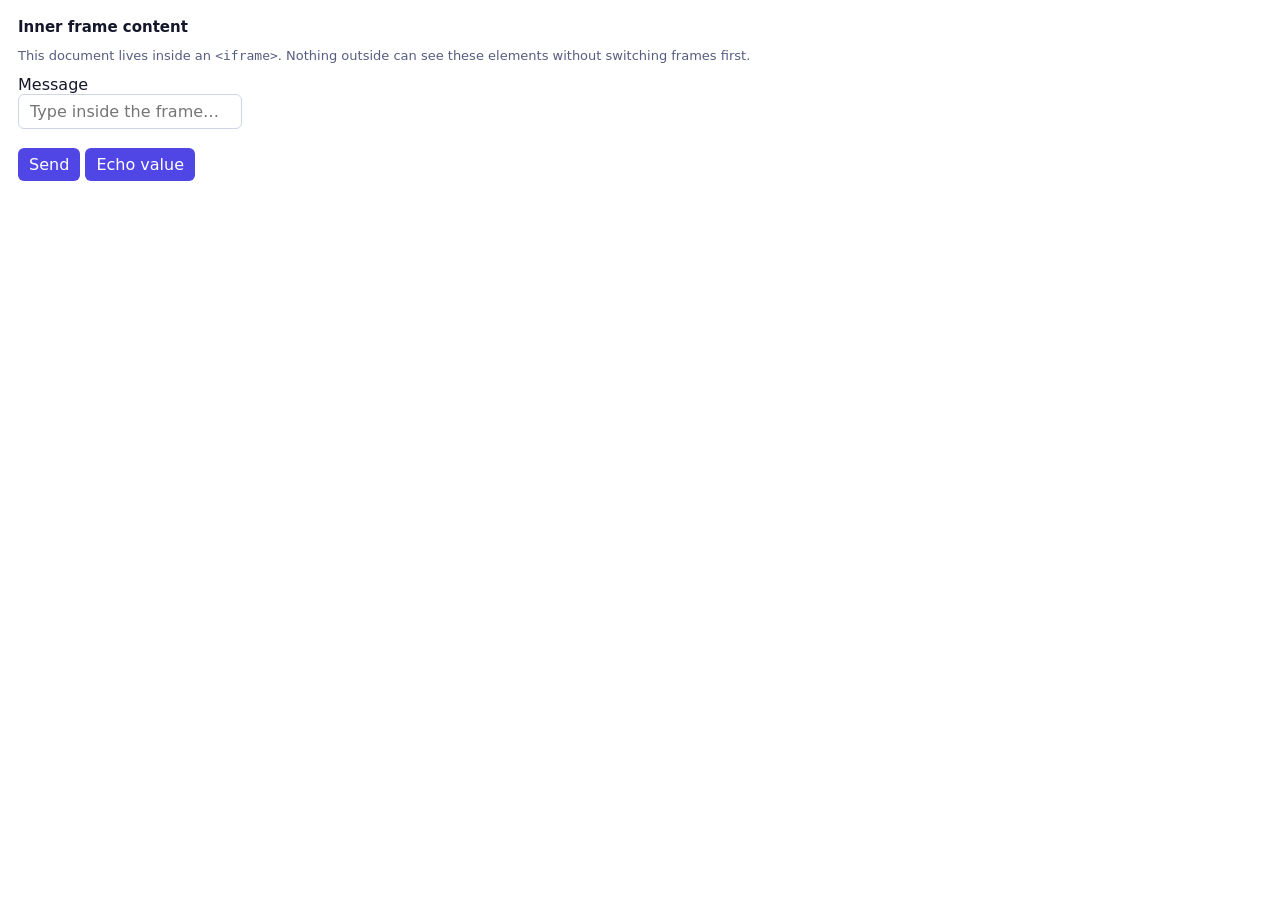
<file: assets/frames/frame-inner.html>
<!DOCTYPE html>
<html lang="en">
<head>
<meta charset="UTF-8">
<title>Inner frame</title>
<style>
  body { font-family: system-ui, sans-serif; margin: 0; padding: 18px; background: #fff; color: #14172a; }
  h2 { font-size: 15px; margin: 0 0 12px; }
  input, button { font: inherit; padding: 7px 11px; border: 1px solid #cfd4e6; border-radius: 6px; }
  button { background: #4f46e5; color: #fff; border: none; cursor: pointer; }
  #frame-msg { margin-top: 12px; font-size: 13px; color: #059669; font-weight: 600; min-height: 18px; }
</style>
</head>
<body>
  <h2 id="frame-title">Inner frame content</h2>
  <p style="font-size:13px;color:#565e80;margin:0 0 12px">
    This document lives inside an <code>&lt;iframe&gt;</code>. Nothing outside can see these
    elements without switching frames first.
  </p>
  <label for="frame-input">Message</label><br>
  <input type="text" id="frame-input" name="frameMsg" data-testid="frame-input"
         data-automation-id="frame-input" placeholder="Type inside the frame…"><br><br>
  <button type="button" id="frame-submit" data-testid="frame-submit" data-automation-id="frame-submit">Send</button>
  <button type="button" id="frame-echo" data-testid="frame-echo" data-automation-id="frame-echo">Echo value</button>
  <p id="frame-msg" role="status"></p>
  <script>
    document.getElementById("frame-submit").addEventListener("click", function () {
      document.getElementById("frame-msg").textContent = "Submitted from inside the frame.";
    });
    document.getElementById("frame-echo").addEventListener("click", function () {
      var v = document.getElementById("frame-input").value;
      document.getElementById("frame-msg").textContent = v ? "You typed: " + v : "Input is empty.";
    });
  </script>
</body>
</html>
</file>
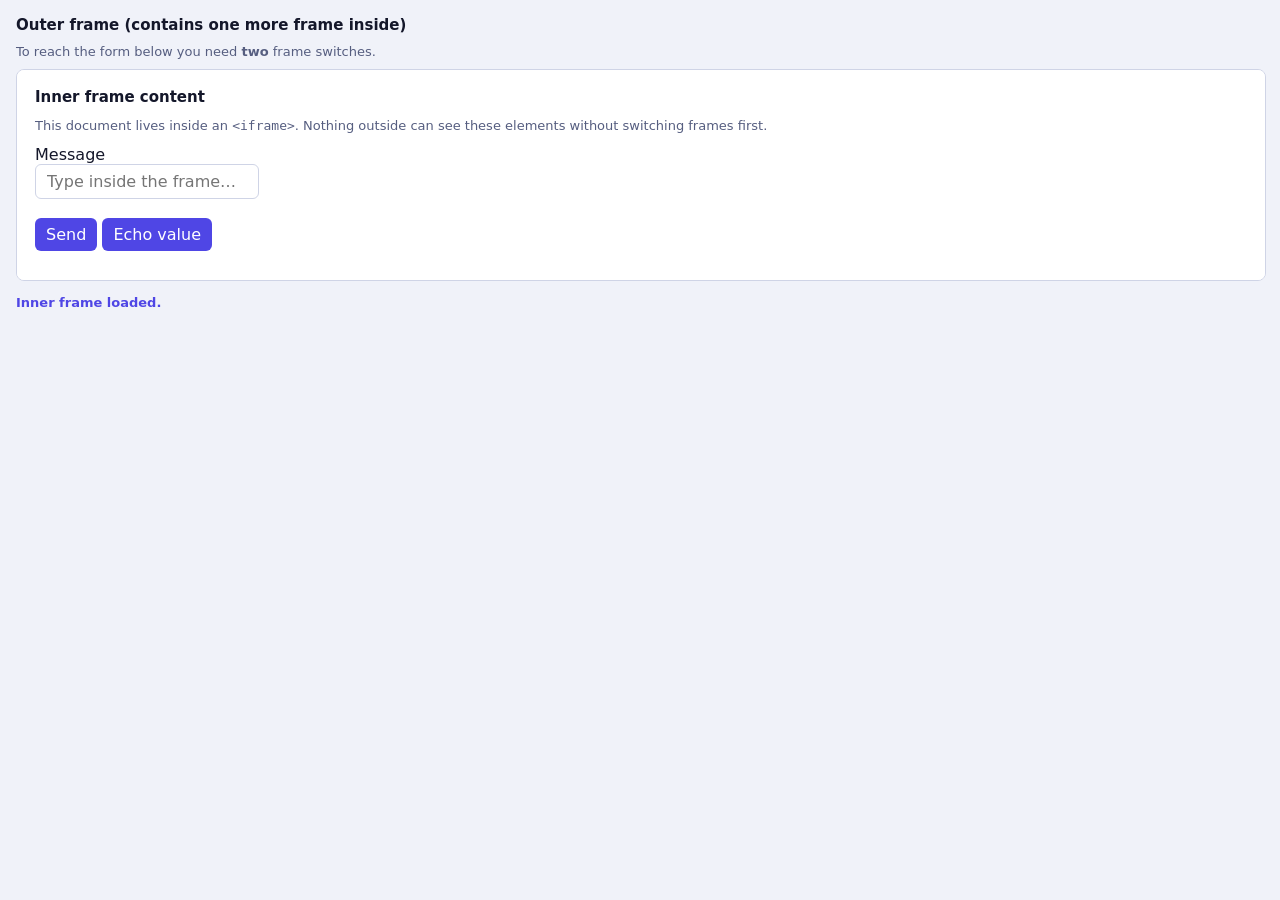
<file: assets/frames/frame-outer.html>
<!DOCTYPE html>
<html lang="en">
<head>
<meta charset="UTF-8">
<title>Outer frame</title>
<style>
  body { font-family: system-ui, sans-serif; margin: 0; padding: 16px; background: #f0f2f9; color: #14172a; }
  h2 { font-size: 15px; margin: 0 0 10px; }
  iframe { width: 100%; height: 210px; border: 1px solid #cfd4e6; border-radius: 8px; background: #fff; }
  #outer-msg { margin-top: 10px; font-size: 13px; color: #4f46e5; font-weight: 600; min-height: 18px; }
</style>
</head>
<body>
  <h2 id="outer-title">Outer frame (contains one more frame inside)</h2>
  <p style="font-size:13px;color:#565e80;margin:0 0 10px">
    To reach the form below you need <b>two</b> frame switches.
  </p>
  <iframe id="nested-frame" data-testid="nested-frame" data-automation-id="nested-frame"
          src="frame-inner.html" title="Inner frame"></iframe>
  <p id="outer-msg" role="status"></p>
  <script>
    document.getElementById("nested-frame").addEventListener("load", function () {
      document.getElementById("outer-msg").textContent = "Inner frame loaded.";
    });
  </script>
</body>
</html>
</file>
<file: assets/css/lab.css>
/* ============================================================
   LocatorLab — Design System
   Static, build-free. Tokens -> base -> components -> utilities
   ============================================================ */

/* ---------- 1. Tokens ---------- */
:root {
  /* palette (dark default) */
  --bg: #0a0c14;
  --bg-elev: #10131f;
  --surface: #141827;
  --surface-2: #1a1f33;
  --border: #262c45;
  --border-strong: #39406048;

  --text: #e7eaf6;
  --text-muted: #99a1c4;
  --text-faint: #6b739a;

  --brand: #6366f1;
  --brand-2: #8b5cf6;
  --brand-3: #22d3ee;
  --brand-soft: #6366f11f;

  --ok: #34d399;
  --ok-soft: #34d3991f;
  --warn: #fbbf24;
  --warn-soft: #fbbf241f;
  --err: #f87171;
  --err-soft: #f871711f;
  --info: #60a5fa;
  --info-soft: #60a5fa1f;

  --grad: linear-gradient(135deg, #6366f1 0%, #8b5cf6 55%, #22d3ee 130%);

  /* type */
  --font: "Inter", -apple-system, BlinkMacSystemFont, "Segoe UI", Roboto, Helvetica, Arial, sans-serif;
  --mono: "JetBrains Mono", "SFMono-Regular", ui-monospace, Menlo, Consolas, monospace;

  --fs-xs: 0.75rem;
  --fs-sm: 0.8125rem;
  --fs-md: 0.9375rem;
  --fs-lg: 1.0625rem;
  --fs-xl: 1.375rem;
  --fs-2xl: 1.875rem;
  --fs-3xl: clamp(1.9rem, 4vw, 2.75rem);

  /* space / shape */
  --sp-1: 4px;
  --sp-2: 8px;
  --sp-3: 12px;
  --sp-4: 16px;
  --sp-5: 24px;
  --sp-6: 32px;
  --sp-7: 48px;

  --r-sm: 8px;
  --r-md: 12px;
  --r-lg: 16px;
  --r-xl: 22px;
  --r-full: 999px;

  --sidebar-w: 264px;
  --topbar-h: 60px;

  --shadow-sm: 0 1px 2px #0000004d;
  --shadow-md: 0 8px 24px -8px #00000073;
  --shadow-lg: 0 24px 60px -20px #00000099;
  --ring: 0 0 0 3px #6366f159;

  --ease: cubic-bezier(0.4, 0, 0.2, 1);
}

[data-theme="light"] {
  --bg: #f6f7fb;
  --bg-elev: #ffffff;
  --surface: #ffffff;
  --surface-2: #f0f2f9;
  --border: #e2e5f0;
  --border-strong: #cfd4e6;

  --text: #14172a;
  --text-muted: #565e80;
  --text-faint: #868ea9;

  --brand: #4f46e5;
  --brand-2: #7c3aed;
  --brand-3: #0891b2;
  --brand-soft: #4f46e514;

  --ok: #059669;
  --ok-soft: #05966914;
  --warn: #b45309;
  --warn-soft: #b4530914;
  --err: #dc2626;
  --err-soft: #dc262614;
  --info: #2563eb;
  --info-soft: #2563eb14;

  --shadow-sm: 0 1px 2px #1b20400f;
  --shadow-md: 0 8px 24px -10px #1b204026;
  --shadow-lg: 0 24px 60px -24px #1b20403d;
}

/* ---------- 2. Reset / base ---------- */
*,
*::before,
*::after { box-sizing: border-box; }

* { margin: 0; }

html { -webkit-text-size-adjust: 100%; scroll-behavior: smooth; }

body {
  font-family: var(--font);
  font-size: var(--fs-md);
  line-height: 1.6;
  color: var(--text);
  background: var(--bg);
  -webkit-font-smoothing: antialiased;
  transition: background 0.25s var(--ease), color 0.25s var(--ease);
}

body::before {
  content: "";
  position: fixed;
  inset: 0;
  z-index: -1;
  background:
    radial-gradient(900px 520px at 82% -8%, #6366f126, transparent 62%),
    radial-gradient(760px 460px at 4% 6%, #22d3ee1a, transparent 60%);
  pointer-events: none;
}

img, svg, video { display: block; max-width: 100%; }

a { color: var(--brand); text-decoration: none; }
a:hover { text-decoration: underline; }

code, kbd, pre, samp { font-family: var(--mono); font-size: 0.92em; }

button, input, select, textarea { font: inherit; color: inherit; }

h1, h2, h3, h4 { line-height: 1.25; font-weight: 700; letter-spacing: -0.02em; }
h1 { font-size: var(--fs-3xl); }
h2 { font-size: var(--fs-2xl); }
h3 { font-size: var(--fs-xl); }
h4 { font-size: var(--fs-lg); }

:focus-visible { outline: 2px solid var(--brand); outline-offset: 2px; border-radius: 4px; }

::selection { background: #6366f159; }

/* ---------- 3. App shell ---------- */
.app { display: flex; min-height: 100vh; }

.sidebar {
  position: fixed;
  inset: 0 auto 0 0;
  width: var(--sidebar-w);
  background: color-mix(in srgb, var(--bg-elev) 92%, transparent);
  backdrop-filter: blur(14px);
  border-right: 1px solid var(--border);
  display: flex;
  flex-direction: column;
  z-index: 60;
  transition: transform 0.28s var(--ease);
}

.brand {
  display: flex;
  align-items: center;
  gap: 10px;
  padding: 18px 20px;
  border-bottom: 1px solid var(--border);
  font-weight: 800;
  font-size: 1.0625rem;
  letter-spacing: -0.03em;
  color: var(--text);
}
.brand:hover { text-decoration: none; }

.brand-mark {
  width: 30px;
  height: 30px;
  border-radius: 9px;
  background: var(--grad);
  display: grid;
  place-items: center;
  color: #fff;
  font-size: 0.8rem;
  font-weight: 800;
  box-shadow: 0 6px 18px -6px #6366f199;
  flex: none;
}

.brand-sub {
  display: block;
  font-size: 0.625rem;
  font-weight: 600;
  letter-spacing: 0.14em;
  text-transform: uppercase;
  color: var(--text-faint);
}

.nav {
  flex: 1;
  overflow-y: auto;
  padding: 14px 12px 20px;
  scrollbar-width: thin;
}

.nav-group { margin-bottom: 18px; }

.nav-title {
  font-size: 0.65rem;
  font-weight: 700;
  letter-spacing: 0.16em;
  text-transform: uppercase;
  color: var(--text-faint);
  padding: 0 10px 8px;
}

.nav a {
  display: flex;
  align-items: center;
  gap: 10px;
  padding: 9px 11px;
  border-radius: var(--r-sm);
  color: var(--text-muted);
  font-size: var(--fs-sm);
  font-weight: 500;
  transition: 0.16s var(--ease);
}
.nav a:hover { background: var(--surface-2); color: var(--text); text-decoration: none; }
.nav a.active {
  background: var(--brand-soft);
  color: var(--brand);
  font-weight: 650;
  box-shadow: inset 2px 0 0 var(--brand);
}
[data-theme="light"] .nav a.active { color: var(--brand); }

.nav-ico {
  width: 17px;
  text-align: center;
  font-size: 0.9rem;
  opacity: 0.85;
  flex: none;
}

.nav-count {
  margin-left: auto;
  font-family: var(--mono);
  font-size: 0.65rem;
  color: var(--text-faint);
  background: var(--surface-2);
  border: 1px solid var(--border);
  border-radius: var(--r-full);
  padding: 1px 7px;
}

.sidebar-foot {
  padding: 14px 18px;
  border-top: 1px solid var(--border);
  font-size: var(--fs-xs);
  color: var(--text-faint);
}
.sidebar-foot code { color: var(--brand); }

/* main */
.main {
  flex: 1;
  min-width: 0;
  margin-left: var(--sidebar-w);
}

.topbar {
  position: sticky;
  top: 0;
  z-index: 50;
  height: var(--topbar-h);
  display: flex;
  align-items: center;
  gap: 12px;
  padding: 0 26px;
  background: color-mix(in srgb, var(--bg) 82%, transparent);
  backdrop-filter: blur(14px);
  border-bottom: 1px solid var(--border);
}

.topbar-title {
  font-weight: 700;
  font-size: var(--fs-md);
  letter-spacing: -0.02em;
  white-space: nowrap;
  overflow: hidden;
  text-overflow: ellipsis;
}

.topbar-title small {
  display: block;
  font-size: var(--fs-xs);
  font-weight: 500;
  color: var(--text-faint);
  letter-spacing: 0;
}

.topbar-spacer { flex: 1; }

.burger {
  display: none;
  background: var(--surface);
  border: 1px solid var(--border);
  border-radius: var(--r-sm);
  width: 36px;
  height: 36px;
  cursor: pointer;
  font-size: 1.05rem;
}

.content {
  padding: 34px 26px 90px;
  max-width: 1240px;
  margin: 0 auto;
}

.page-head { margin-bottom: 30px; }
.page-head p { color: var(--text-muted); max-width: 72ch; margin-top: 10px; }

.eyebrow {
  display: inline-flex;
  align-items: center;
  gap: 7px;
  font-size: var(--fs-xs);
  font-weight: 700;
  letter-spacing: 0.12em;
  text-transform: uppercase;
  color: var(--brand);
  background: var(--brand-soft);
  border: 1px solid #6366f140;
  border-radius: var(--r-full);
  padding: 4px 12px;
  margin-bottom: 14px;
}

/* ---------- 4. Buttons ---------- */
.btn {
  display: inline-flex;
  align-items: center;
  justify-content: center;
  gap: 8px;
  padding: 9px 17px;
  border-radius: var(--r-sm);
  border: 1px solid var(--border);
  background: var(--surface);
  color: var(--text);
  font-size: var(--fs-sm);
  font-weight: 600;
  cursor: pointer;
  transition: 0.16s var(--ease);
  white-space: nowrap;
  user-select: none;
}
.btn:hover { background: var(--surface-2); border-color: var(--border-strong); }
.btn:active { transform: translateY(1px); }
.btn:disabled { opacity: 0.45; cursor: not-allowed; transform: none; }

.btn-primary {
  background: var(--grad);
  border-color: transparent;
  color: #fff;
  box-shadow: 0 8px 22px -12px #6366f1cc;
}
.btn-primary:hover { filter: brightness(1.1); background: var(--grad); border-color: transparent; }

.btn-ghost { background: transparent; border-color: transparent; color: var(--text-muted); }
.btn-ghost:hover { background: var(--surface-2); color: var(--text); }

.btn-danger { background: var(--err-soft); border-color: #f8717159; color: var(--err); }
.btn-danger:hover { background: #f871712e; }

.btn-sm { padding: 6px 12px; font-size: var(--fs-xs); }
.btn-lg { padding: 13px 26px; font-size: var(--fs-md); border-radius: var(--r-md); }
.btn-icon { padding: 9px; width: 38px; }
.btn-block { width: 100%; }
.btn[aria-pressed="true"] {
  background: var(--brand-soft);
  border-color: #6366f173;
  color: var(--brand);
}

.btn-loading { position: relative; color: transparent !important; pointer-events: none; }
.btn-loading::after {
  content: "";
  position: absolute;
  width: 15px;
  height: 15px;
  border: 2px solid #ffffff59;
  border-top-color: #fff;
  border-radius: 50%;
  animation: spin 0.7s linear infinite;
}
@keyframes spin { to { transform: rotate(360deg); } }

/* ---------- 5. Cards & layout ---------- */
.card {
  background: var(--surface);
  border: 1px solid var(--border);
  border-radius: var(--r-lg);
  padding: var(--sp-5);
  box-shadow: var(--shadow-sm);
  margin-bottom: var(--sp-5);
  transition: border-color 0.2s var(--ease);
}
.card:hover { border-color: var(--border-strong); }

.card-head {
  display: flex;
  align-items: flex-start;
  gap: 14px;
  flex-wrap: wrap;
  margin-bottom: var(--sp-4);
  padding-bottom: var(--sp-4);
  border-bottom: 1px dashed var(--border);
}

.card-head h3 { font-size: var(--fs-lg); }
.card-head p { color: var(--text-muted); font-size: var(--fs-sm); margin-top: 4px; max-width: 70ch; }
.card-head .grow { flex: 1; min-width: 220px; }

.grid { display: grid; gap: var(--sp-5); }
.grid-2 { grid-template-columns: repeat(auto-fit, minmax(300px, 1fr)); }
.grid-3 { grid-template-columns: repeat(auto-fit, minmax(250px, 1fr)); }
.grid-4 { grid-template-columns: repeat(auto-fit, minmax(210px, 1fr)); }

.stack { display: flex; flex-direction: column; gap: var(--sp-4); }
.row { display: flex; flex-wrap: wrap; gap: var(--sp-3); align-items: center; }

.section-title {
  display: flex;
  align-items: center;
  gap: 12px;
  margin: 40px 0 18px;
  scroll-margin-top: 80px;
}
.section-title:first-of-type { margin-top: 0; }
.section-title h2 { font-size: var(--fs-xl); }
.section-title::after {
  content: "";
  flex: 1;
  height: 1px;
  background: linear-gradient(90deg, var(--border), transparent);
}
.section-num {
  font-family: var(--mono);
  font-size: var(--fs-xs);
  color: var(--brand);
  background: var(--brand-soft);
  border: 1px solid #6366f140;
  border-radius: var(--r-sm);
  padding: 3px 9px;
  font-weight: 700;
}

/* ---------- 6. Forms ---------- */
.field { display: flex; flex-direction: column; gap: 7px; }

label,
.field-label {
  font-size: var(--fs-sm);
  font-weight: 600;
  color: var(--text);
}
label .req,
.req {
  color: var(--err);
  font-weight: 700;
  margin-left: 3px;
}
.optional {
  color: var(--text-faint);
  font-weight: 500;
  font-size: var(--fs-xs);
  margin-left: 4px;
}

.hint {
  font-size: var(--fs-xs);
  color: var(--text-faint);
  line-height: 1.5;
}
.error-msg {
  font-size: var(--fs-xs);
  color: var(--err);
  display: none;
}
.field.invalid .error-msg { display: block; }

input[type="text"],
input[type="password"],
input[type="email"],
input[type="tel"],
input[type="url"],
input[type="number"],
input[type="search"],
input[type="date"],
input[type="time"],
input[type="datetime-local"],
input[type="month"],
input[type="week"],
input[type="color"],
textarea,
select,
.combo-input {
  width: 100%;
  padding: 10px 13px;
  background: var(--bg-elev);
  border: 1px solid var(--border);
  border-radius: var(--r-sm);
  color: var(--text);
  font-size: var(--fs-sm);
  transition: border-color 0.16s var(--ease), box-shadow 0.16s var(--ease), background 0.16s var(--ease);
}

input:hover:not(:disabled),
textarea:hover:not(:disabled),
select:hover:not(:disabled) { border-color: var(--border-strong); }

input:focus,
textarea:focus,
select:focus,
.combo-input:focus {
  outline: none;
  border-color: var(--brand);
  box-shadow: var(--ring);
  background: var(--surface);
}

input::placeholder,
textarea::placeholder { color: var(--text-faint); }

input:disabled,
textarea:disabled,
select:disabled,
[aria-disabled="true"] {
  opacity: 0.5;
  cursor: not-allowed;
  background: var(--surface-2);
}

input[readonly] {
  background: var(--surface-2);
  color: var(--text-muted);
  cursor: default;
}

input:invalid:not(:placeholder-shown),
.field.invalid input,
.field.invalid textarea,
.field.invalid select { border-color: var(--err); }

.field.valid input,
.field.valid textarea { border-color: var(--ok); }

textarea { resize: vertical; min-height: 96px; line-height: 1.6; }

select {
  appearance: none;
  background-image: url("data:image/svg+xml,%3Csvg xmlns='http://www.w3.org/2000/svg' width='12' height='8' viewBox='0 0 12 8'%3E%3Cpath fill='%2399a1c4' d='M1 1l5 5 5-5'/%3E%3C/svg%3E");
  background-repeat: no-repeat;
  background-position: right 13px center;
  padding-right: 34px;
  cursor: pointer;
}
select[multiple] {
  background-image: none;
  padding-right: 13px;
  min-height: 132px;
}

input[type="range"] {
  -webkit-appearance: none;
  appearance: none;
  width: 100%;
  height: 6px;
  border-radius: var(--r-full);
  background: var(--surface-2);
  border: 1px solid var(--border);
  padding: 0;
  cursor: pointer;
}
input[type="range"]::-webkit-slider-thumb {
  -webkit-appearance: none;
  width: 18px;
  height: 18px;
  border-radius: 50%;
  background: var(--grad);
  border: 2px solid var(--bg-elev);
  box-shadow: 0 2px 8px #6366f180;
  cursor: grab;
}
input[type="range"]::-moz-range-thumb {
  width: 16px;
  height: 16px;
  border-radius: 50%;
  background: var(--brand);
  border: 2px solid var(--bg-elev);
  cursor: grab;
}
input[type="color"] {
  padding: 3px;
  height: 42px;
  cursor: pointer;
}
input[type="range"]:focus { box-shadow: none; border-color: transparent; }

.input-wrap { position: relative; display: flex; align-items: center; }
.input-wrap .trail {
  position: absolute;
  right: 8px;
  display: flex;
  gap: 5px;
  align-items: center;
}
.input-wrap.has-trail input { padding-right: 44px; }

.icon-btn {
  background: transparent;
  border: none;
  color: var(--text-faint);
  cursor: pointer;
  padding: 5px;
  border-radius: 6px;
  font-size: 0.95rem;
  line-height: 1;
}
.icon-btn:hover { background: var(--surface-2); color: var(--text); }

.char-count {
  font-family: var(--mono);
  font-size: var(--fs-xs);
  color: var(--text-faint);
  text-align: right;
}
.char-count.over { color: var(--err); }

/* checkbox / radio */
.check {
  display: inline-flex;
  align-items: center;
  gap: 9px;
  cursor: pointer;
  font-size: var(--fs-sm);
  font-weight: 500;
  padding: 7px 11px;
  border: 1px solid transparent;
  border-radius: var(--r-sm);
  transition: 0.15s var(--ease);
}
.check:hover { background: var(--surface-2); }

input[type="checkbox"],
input[type="radio"] {
  width: 17px;
  height: 17px;
  accent-color: var(--brand);
  cursor: pointer;
  flex: none;
  margin: 0;
}
input[type="checkbox"]:disabled,
input[type="radio"]:disabled { cursor: not-allowed; }

.check-card {
  display: flex;
  gap: 11px;
  padding: 13px 15px;
  background: var(--bg-elev);
  border: 1px solid var(--border);
  border-radius: var(--r-md);
  cursor: pointer;
  transition: 0.16s var(--ease);
  align-items: flex-start;
}
.check-card:hover { border-color: var(--brand); background: var(--surface-2); }
.check-card:has(input:checked) {
  border-color: var(--brand);
  background: var(--brand-soft);
  box-shadow: inset 0 0 0 1px var(--brand);
}
.check-card input { margin-top: 3px; }
.check-card strong { display: block; font-size: var(--fs-sm); }
.check-card span { font-size: var(--fs-xs); color: var(--text-muted); font-weight: 400; }

fieldset {
  border: 1px solid var(--border);
  border-radius: var(--r-md);
  padding: 16px 18px;
  margin: 0;
  background: var(--bg-elev);
}
legend {
  font-size: var(--fs-xs);
  font-weight: 700;
  letter-spacing: 0.1em;
  text-transform: uppercase;
  color: var(--text-faint);
  padding: 0 7px;
}

.inline-group { display: flex; flex-wrap: wrap; gap: 6px; }
.grid-2f { display: grid; grid-template-columns: repeat(auto-fit, minmax(215px, 1fr)); gap: var(--sp-4); }

/* chips / tags */
.chips { display: flex; flex-wrap: wrap; gap: 8px; align-items: center; }

.chip {
  display: inline-flex;
  align-items: center;
  gap: 7px;
  background: var(--brand-soft);
  border: 1px solid #6366f159;
  color: var(--brand);
  border-radius: var(--r-full);
  padding: 4px 7px 4px 12px;
  font-size: var(--fs-xs);
  font-weight: 650;
}
[data-theme="light"] .chip { color: var(--brand); }
.chip button {
  background: #6366f133;
  border: none;
  color: inherit;
  width: 17px;
  height: 17px;
  border-radius: 50%;
  cursor: pointer;
  font-size: 0.7rem;
  line-height: 1;
  display: grid;
  place-items: center;
}
.chip button:hover { background: var(--err); color: #fff; }

.tag-input-wrap {
  display: flex;
  flex-wrap: wrap;
  gap: 7px;
  align-items: center;
  padding: 7px 10px;
  background: var(--bg-elev);
  border: 1px solid var(--border);
  border-radius: var(--r-sm);
  min-height: 44px;
}
.tag-input-wrap:focus-within { border-color: var(--brand); box-shadow: var(--ring); }
.tag-input-wrap input {
  border: none;
  background: transparent;
  padding: 3px;
  flex: 1;
  min-width: 130px;
  box-shadow: none !important;
}

/* combobox / custom dropdown */
.combo { position: relative; }
.combo-input { padding-right: 36px; cursor: text; }
.combo-caret {
  position: absolute;
  right: 13px;
  top: 50%;
  transform: translateY(-50%);
  pointer-events: none;
  color: var(--text-faint);
  font-size: 0.7rem;
}
.combo-list {
  position: absolute;
  z-index: 30;
  top: calc(100% + 6px);
  left: 0;
  right: 0;
  max-height: 250px;
  overflow-y: auto;
  background: var(--surface);
  border: 1px solid var(--border-strong);
  border-radius: var(--r-md);
  box-shadow: var(--shadow-lg);
  padding: 6px;
  display: none;
}
.combo.open .combo-list { display: block; }
.combo-opt {
  padding: 9px 12px;
  border-radius: var(--r-sm);
  font-size: var(--fs-sm);
  cursor: pointer;
  display: flex;
  justify-content: space-between;
  gap: 10px;
}
.combo-opt:hover,
.combo-opt.active { background: var(--brand-soft); color: var(--brand); }
.combo-opt[aria-selected="true"] { font-weight: 700; }
.combo-opt mark { background: #fbbf2440; color: inherit; border-radius: 3px; padding: 0 2px; }
.combo-empty { padding: 12px; font-size: var(--fs-sm); color: var(--text-faint); text-align: center; }

/* star rating */
.stars { display: inline-flex; gap: 4px; direction: rtl; }
.stars input { position: absolute; opacity: 0; width: 0; height: 0; }
.stars label {
  font-size: 1.6rem;
  line-height: 1;
  color: var(--text-faint);
  cursor: pointer;
  transition: 0.14s var(--ease);
}
.stars label:hover,
.stars label:hover ~ label,
.stars input:checked ~ label { color: var(--warn); transform: scale(1.08); }
.stars input:focus-visible + label { outline: 2px solid var(--brand); outline-offset: 2px; }

/* ---------- 7. Feedback ---------- */
.toast-host {
  position: fixed;
  right: 20px;
  bottom: 20px;
  z-index: 400;
  display: flex;
  flex-direction: column;
  gap: 10px;
  max-width: min(380px, calc(100vw - 40px));
}
.toast {
  display: flex;
  align-items: flex-start;
  gap: 11px;
  background: var(--surface);
  border: 1px solid var(--border-strong);
  border-left: 3px solid var(--info);
  border-radius: var(--r-md);
  padding: 13px 15px;
  box-shadow: var(--shadow-lg);
  font-size: var(--fs-sm);
  animation: toast-in 0.3s var(--ease);
}
.toast.out { animation: toast-out 0.25s var(--ease) forwards; }
.toast.success { border-left-color: var(--ok); }
.toast.error { border-left-color: var(--err); }
.toast.warning { border-left-color: var(--warn); }
.toast strong { display: block; font-size: var(--fs-sm); margin-bottom: 2px; }
.toast p { color: var(--text-muted); font-size: var(--fs-xs); line-height: 1.5; }
.toast .t-close {
  margin-left: auto;
  background: none;
  border: none;
  color: var(--text-faint);
  cursor: pointer;
  font-size: 1rem;
  line-height: 1;
  padding: 2px;
}
@keyframes toast-in { from { opacity: 0; transform: translateX(30px); } }
@keyframes toast-out { to { opacity: 0; transform: translateX(30px); } }

.alert {
  display: flex;
  gap: 12px;
  padding: 14px 16px;
  border-radius: var(--r-md);
  border: 1px solid;
  font-size: var(--fs-sm);
  align-items: flex-start;
}
.alert strong { display: block; margin-bottom: 3px; }
.alert-success { background: var(--ok-soft); border-color: #34d39959; color: var(--ok); }
.alert-error { background: var(--err-soft); border-color: #f8717159; color: var(--err); }
.alert-warning { background: var(--warn-soft); border-color: #fbbf2459; color: var(--warn); }
.alert-info { background: var(--info-soft); border-color: #60a5fa59; color: var(--info); }
.alert p { color: var(--text-muted); }

.banner {
  position: fixed;
  left: 50%;
  bottom: 20px;
  transform: translateX(-50%);
  z-index: 300;
  display: flex;
  align-items: center;
  gap: 16px;
  flex-wrap: wrap;
  background: var(--surface);
  border: 1px solid var(--border-strong);
  border-radius: var(--r-lg);
  padding: 15px 20px;
  box-shadow: var(--shadow-lg);
  font-size: var(--fs-sm);
  max-width: min(660px, calc(100vw - 32px));
}
.banner p { color: var(--text-muted); font-size: var(--fs-xs); }

/* ---------- 8. Code / badges / tags ---------- */
.badge {
  display: inline-flex;
  align-items: center;
  gap: 5px;
  font-size: 0.65rem;
  font-weight: 700;
  letter-spacing: 0.07em;
  text-transform: uppercase;
  padding: 3px 9px;
  border-radius: var(--r-full);
  border: 1px solid;
  white-space: nowrap;
}
.badge-req { color: var(--brand); background: var(--brand-soft); border-color: #6366f159; }
.badge-adv { color: var(--warn); background: var(--warn-soft); border-color: #fbbf2459; }
.badge-int { color: var(--info); background: var(--info-soft); border-color: #60a5fa59; }
.badge-sec { color: var(--ok); background: var(--ok-soft); border-color: #34d39959; }
.badge-sec-alt { color: var(--brand-3); background: #22d3ee1f; border-color: #22d3ee59; }

pre.code {
  background: #070911;
  border: 1px solid var(--border);
  border-radius: var(--r-md);
  padding: 14px 16px;
  overflow-x: auto;
  font-size: var(--fs-xs);
  line-height: 1.65;
  color: #cbd5f5;
  tab-size: 2;
}
[data-theme="light"] pre.code { background: #111427; }
pre.code .c { color: #6b739a; }
pre.code .s { color: #86efac; }
pre.code .k { color: #c4b5fd; }

.inline-code {
  background: var(--surface-2);
  border: 1px solid var(--border);
  border-radius: 5px;
  padding: 1px 6px;
  font-family: var(--mono);
  font-size: 0.86em;
  color: var(--brand);
  word-break: break-all;
}

.copy-btn {
  background: var(--surface-2);
  border: 1px solid var(--border);
  color: var(--text-muted);
  border-radius: 6px;
  font-size: 0.68rem;
  font-weight: 700;
  padding: 3px 9px;
  cursor: pointer;
  font-family: var(--font);
  letter-spacing: 0.05em;
  text-transform: uppercase;
}
.copy-btn:hover { border-color: var(--brand); color: var(--brand); }
.copy-btn.done { border-color: var(--ok); color: var(--ok); }

.kv {
  display: grid;
  grid-template-columns: 130px 1fr;
  gap: 7px 14px;
  font-size: var(--fs-sm);
}
.kv dt { color: var(--text-faint); font-weight: 600; }
.kv dd { margin: 0; font-family: var(--mono); font-size: var(--fs-xs); word-break: break-all; }

/* practice task card */
.task {
  background: linear-gradient(135deg, #6366f10f, #22d3ee0d);
  border: 1px dashed #6366f173;
  border-radius: var(--r-md);
  padding: 15px 17px;
  font-size: var(--fs-sm);
  margin-top: var(--sp-4);
}
.task-head {
  display: flex;
  align-items: center;
  gap: 9px;
  font-weight: 700;
  font-size: var(--fs-xs);
  letter-spacing: 0.1em;
  text-transform: uppercase;
  color: var(--brand);
  margin-bottom: 8px;
}
.task ol { margin: 0; padding-left: 20px; color: var(--text-muted); }
.task li { margin: 4px 0; }
.task li code { color: var(--brand); }
.task details { margin-top: 10px; }
.task summary {
  cursor: pointer;
  font-size: var(--fs-xs);
  font-weight: 700;
  color: var(--brand);
  list-style: none;
}
.task summary::-webkit-details-marker { display: none; }
.task summary::before { content: "▸ "; }
.task details[open] summary::before { content: "▾ "; }
.task details pre { margin-top: 9px; }

/* tables */
.table-wrap {
  overflow-x: auto;
  border: 1px solid var(--border);
  border-radius: var(--r-md);
  background: var(--bg-elev);
}
table.data {
  width: 100%;
  border-collapse: collapse;
  font-size: var(--fs-sm);
  min-width: 560px;
}
table.data th,
table.data td {
  padding: 11px 15px;
  text-align: left;
  border-bottom: 1px solid var(--border);
}
table.data thead th {
  background: var(--surface-2);
  font-size: var(--fs-xs);
  text-transform: uppercase;
  letter-spacing: 0.08em;
  color: var(--text-faint);
  font-weight: 700;
  position: sticky;
  top: 0;
  z-index: 2;
  white-space: nowrap;
}
table.data tbody tr:hover { background: var(--surface-2); }
table.data tbody tr:last-child td { border-bottom: none; }
table.data th.sortable { cursor: pointer; user-select: none; }
table.data th.sortable:hover { color: var(--brand); }
table.data th .arrow { opacity: 0.4; margin-left: 5px; }
table.data th[aria-sort] .arrow { opacity: 1; color: var(--brand); }
.table-foot {
  display: flex;
  align-items: center;
  justify-content: space-between;
  gap: 12px;
  flex-wrap: wrap;
  padding: 12px 15px;
  font-size: var(--fs-xs);
  color: var(--text-faint);
  border-top: 1px solid var(--border);
}
.pager { display: flex; gap: 6px; align-items: center; }
.pager button {
  min-width: 30px;
  height: 30px;
  border-radius: 7px;
  border: 1px solid var(--border);
  background: var(--surface);
  color: var(--text-muted);
  cursor: pointer;
  font-size: var(--fs-xs);
  font-weight: 600;
}
.pager button:hover:not(:disabled) { border-color: var(--brand); color: var(--brand); }
.pager button[aria-current="true"] { background: var(--brand); border-color: var(--brand); color: #fff; }
.pager button:disabled { opacity: 0.4; cursor: not-allowed; }

.status-dot {
  display: inline-flex;
  align-items: center;
  gap: 6px;
  font-size: var(--fs-xs);
  font-weight: 650;
}
.status-dot::before {
  content: "";
  width: 7px;
  height: 7px;
  border-radius: 50%;
  background: currentColor;
}
.st-active { color: var(--ok); }
.st-inactive { color: var(--text-faint); }
.st-pending { color: var(--warn); }

/* ---------- 9. Overlays: modal, tabs, accordion, tooltip ---------- */
.modal-backdrop {
  position: fixed;
  inset: 0;
  z-index: 500;
  background: #05060cb9;
  backdrop-filter: blur(4px);
  display: none;
  align-items: center;
  justify-content: center;
  padding: 20px;
}
.modal-backdrop.open { display: flex; animation: fade 0.2s var(--ease); }
@keyframes fade { from { opacity: 0; } }

.modal {
  background: var(--surface);
  border: 1px solid var(--border-strong);
  border-radius: var(--r-lg);
  width: min(480px, 100%);
  box-shadow: var(--shadow-lg);
  animation: pop 0.24s var(--ease);
  max-height: 90vh;
  overflow-y: auto;
}
@keyframes pop { from { opacity: 0; transform: translateY(16px) scale(0.97); } }
.modal-head {
  display: flex;
  align-items: center;
  justify-content: space-between;
  gap: 12px;
  padding: 18px 22px;
  border-bottom: 1px solid var(--border);
}
.modal-body { padding: 20px 22px; }
.modal-foot {
  display: flex;
  justify-content: flex-end;
  gap: 10px;
  padding: 16px 22px;
  border-top: 1px solid var(--border);
}

.tabs { display: flex; gap: 4px; border-bottom: 1px solid var(--border); overflow-x: auto; }
.tab {
  background: none;
  border: none;
  border-bottom: 2px solid transparent;
  padding: 11px 17px;
  font-size: var(--fs-sm);
  font-weight: 600;
  color: var(--text-muted);
  cursor: pointer;
  white-space: nowrap;
  transition: 0.16s var(--ease);
}
.tab:hover { color: var(--text); }
.tab[aria-selected="true"] { color: var(--brand); border-bottom-color: var(--brand); }
.tab:disabled { opacity: 0.4; cursor: not-allowed; }
.tab-panel { padding: 20px 4px 4px; font-size: var(--fs-sm); color: var(--text-muted); }
.tab-panel[hidden] { display: none; }

.accordion { border: 1px solid var(--border); border-radius: var(--r-md); overflow: hidden; }
.acc-item + .acc-item { border-top: 1px solid var(--border); }
.acc-trigger {
  width: 100%;
  display: flex;
  align-items: center;
  justify-content: space-between;
  gap: 12px;
  background: var(--bg-elev);
  border: none;
  padding: 15px 18px;
  font-size: var(--fs-sm);
  font-weight: 650;
  color: var(--text);
  cursor: pointer;
  text-align: left;
}
.acc-trigger:hover { background: var(--surface-2); }
.acc-trigger .chev { transition: transform 0.22s var(--ease); color: var(--text-faint); }
.acc-trigger[aria-expanded="true"] .chev { transform: rotate(180deg); color: var(--brand); }
.acc-panel {
  padding: 0 18px 17px;
  font-size: var(--fs-sm);
  color: var(--text-muted);
  background: var(--bg-elev);
}
.acc-panel[hidden] { display: none; }

.tooltip-host { position: relative; display: inline-block; }
.tooltip {
  position: absolute;
  z-index: 40;
  bottom: calc(100% + 10px);
  left: 50%;
  transform: translateX(-50%) translateY(4px);
  background: #05060c;
  color: #e7eaf6;
  border: 1px solid var(--border-strong);
  padding: 7px 12px;
  border-radius: var(--r-sm);
  font-size: var(--fs-xs);
  white-space: nowrap;
  opacity: 0;
  visibility: hidden;
  transition: 0.18s var(--ease);
  box-shadow: var(--shadow-md);
  pointer-events: none;
}
[data-theme="light"] .tooltip { background: #14172a; }
.tooltip-host:hover .tooltip,
.tooltip-host:focus-within .tooltip { opacity: 1; visibility: visible; transform: translateX(-50%) translateY(0); }

/* dropdown menu (custom select) */
.menu-wrap { position: relative; display: inline-block; }
.menu-btn {
  display: inline-flex;
  align-items: center;
  gap: 9px;
  background: var(--bg-elev);
  border: 1px solid var(--border);
  border-radius: var(--r-sm);
  padding: 10px 14px;
  font-size: var(--fs-sm);
  font-weight: 600;
  cursor: pointer;
  min-width: 180px;
  justify-content: space-between;
}
.menu-btn:hover { border-color: var(--border-strong); }
.menu {
  position: absolute;
  z-index: 30;
  top: calc(100% + 6px);
  left: 0;
  right: 0;
  background: var(--surface);
  border: 1px solid var(--border-strong);
  border-radius: var(--r-md);
  box-shadow: var(--shadow-lg);
  padding: 6px;
  display: none;
  min-width: 200px;
}
.menu.open { display: block; animation: pop 0.16s var(--ease); }
.menu-item {
  display: flex;
  align-items: center;
  gap: 10px;
  width: 100%;
  background: none;
  border: none;
  text-align: left;
  padding: 9px 12px;
  border-radius: var(--r-sm);
  font-size: var(--fs-sm);
  color: var(--text);
  cursor: pointer;
}
.menu-item:hover { background: var(--brand-soft); color: var(--brand); }
.menu-item[aria-checked="true"]::after { content: "✓"; margin-left: auto; color: var(--brand); }
.menu-sep { height: 1px; background: var(--border); margin: 5px 0; }

/* ---------- 10. Dynamic / loading ---------- */
.skeleton {
  background: linear-gradient(90deg, var(--surface-2) 25%, var(--border) 50%, var(--surface-2) 75%);
  background-size: 200% 100%;
  animation: shimmer 1.3s infinite;
  border-radius: var(--r-sm);
}
@keyframes shimmer { to { background-position: -200% 0; } }

.spinner {
  width: 26px;
  height: 26px;
  border: 3px solid var(--border);
  border-top-color: var(--brand);
  border-radius: 50%;
  animation: spin 0.75s linear infinite;
}
.spinner-lg { width: 46px; height: 46px; border-width: 4px; }

.progress {
  height: 9px;
  background: var(--surface-2);
  border: 1px solid var(--border);
  border-radius: var(--r-full);
  overflow: hidden;
}
.progress-bar {
  height: 100%;
  background: var(--grad);
  width: 0%;
  transition: width 0.2s linear;
}

.empty-state {
  text-align: center;
  padding: 34px 20px;
  color: var(--text-faint);
  font-size: var(--fs-sm);
}
.empty-state .big { font-size: 1.8rem; margin-bottom: 8px; }

[hidden] { display: none !important; }

/* ---------- 11. Landing hero ---------- */
.hero {
  position: relative;
  padding: 56px 0 44px;
  text-align: center;
}
.hero h1 {
  background: linear-gradient(100deg, #e7eaf6 10%, #a5b4fc 50%, #67e8f9 95%);
  -webkit-background-clip: text;
  background-clip: text;
  color: transparent;
  margin-bottom: 16px;
}
[data-theme="light"] .hero h1 {
  background: linear-gradient(100deg, #14172a 10%, #4f46e5 55%, #0891b2 95%);
  -webkit-background-clip: text;
  background-clip: text;
}
.hero p {
  color: var(--text-muted);
  font-size: var(--fs-lg);
  max-width: 68ch;
  margin: 0 auto;
}
.hero-cta { display: flex; gap: 12px; justify-content: center; flex-wrap: wrap; margin-top: 30px; }

.stats {
  display: grid;
  grid-template-columns: repeat(auto-fit, minmax(140px, 1fr));
  gap: 14px;
  margin-top: 44px;
}
.stat {
  background: var(--surface);
  border: 1px solid var(--border);
  border-radius: var(--r-md);
  padding: 18px 14px;
  text-align: center;
}
.stat b {
  display: block;
  font-size: 1.7rem;
  font-weight: 800;
  letter-spacing: -0.03em;
  background: var(--grad);
  -webkit-background-clip: text;
  background-clip: text;
  color: transparent;
}
.stat span { font-size: var(--fs-xs); color: var(--text-faint); font-weight: 600; letter-spacing: 0.05em; text-transform: uppercase; }

.dir-card {
  display: block;
  background: var(--surface);
  border: 1px solid var(--border);
  border-radius: var(--r-lg);
  padding: 22px;
  color: var(--text);
  transition: 0.2s var(--ease);
  position: relative;
  overflow: hidden;
}
.dir-card:hover {
  text-decoration: none;
  border-color: var(--brand);
  transform: translateY(-3px);
  box-shadow: var(--shadow-md);
}
.dir-card::after {
  content: "";
  position: absolute;
  inset: 0 0 auto 0;
  height: 3px;
  background: var(--grad);
  opacity: 0;
  transition: 0.2s var(--ease);
}
.dir-card:hover::after { opacity: 1; }
.dir-ico {
  width: 42px;
  height: 42px;
  border-radius: 11px;
  background: var(--brand-soft);
  border: 1px solid #6366f140;
  display: grid;
  place-items: center;
  font-size: 1.2rem;
  margin-bottom: 14px;
}
.dir-card h3 { font-size: var(--fs-lg); margin-bottom: 7px; }
.dir-card p { font-size: var(--fs-sm); color: var(--text-muted); line-height: 1.55; }
.dir-meta {
  display: flex;
  gap: 7px;
  flex-wrap: wrap;
  margin-top: 14px;
}
.pill {
  font-family: var(--mono);
  font-size: 0.65rem;
  background: var(--surface-2);
  border: 1px solid var(--border);
  color: var(--text-faint);
  border-radius: var(--r-full);
  padding: 2px 9px;
}

/* ---------- 12. Locator Coach ---------- */
#coach-float {
  position: absolute;
  z-index: 900;
  display: none;
  pointer-events: none;
}
#coach-float.show { display: block; }

.coach-chip {
  pointer-events: auto;
  display: inline-flex;
  align-items: center;
  gap: 7px;
  background: #0e1020f2;
  border: 1px solid #6366f1;
  color: #c7d2fe;
  font-family: var(--mono);
  font-size: 0.7rem;
  font-weight: 600;
  padding: 5px 11px;
  border-radius: var(--r-full);
  box-shadow: 0 8px 26px -8px #6366f1cc, 0 0 0 1px #6366f133;
  cursor: pointer;
  white-space: nowrap;
  animation: coach-in 0.14s var(--ease);
}
[data-theme="light"] .coach-chip {
  background: #1e1b4bf5;
  color: #e0e7ff;
}
.coach-chip::before {
  content: "";
  width: 6px;
  height: 6px;
  border-radius: 50%;
  background: var(--brand-3);
  box-shadow: 0 0 8px var(--brand-3);
}
@keyframes coach-in { from { opacity: 0; transform: translateY(4px); } }

.coach-outline {
  position: fixed;
  z-index: 880;
  border: 2px solid var(--brand);
  border-radius: 7px;
  box-shadow: 0 0 0 4px #6366f133, inset 0 0 0 4px #6366f11f;
  pointer-events: none;
  transition: all 0.1s var(--ease);
}
.coach-outline::after {
  content: attr(data-dims);
  position: absolute;
  top: -24px;
  left: -2px;
  background: var(--brand);
  color: #fff;
  font-family: var(--mono);
  font-size: 0.62rem;
  font-weight: 700;
  padding: 2px 7px;
  border-radius: 4px 4px 4px 0;
  white-space: nowrap;
}

.coach-panel {
  position: fixed;
  z-index: 910;
  width: min(460px, calc(100vw - 24px));
  background: var(--surface);
  border: 1px solid var(--brand);
  border-radius: var(--r-lg);
  box-shadow: var(--shadow-lg), 0 0 0 4px #6366f126;
  display: none;
  overflow: hidden;
  animation: pop 0.16s var(--ease);
  max-height: min(72vh, 620px);
  display: none;
  flex-direction: column;
}
.coach-panel.open { display: flex; }

.coach-panel-head {
  display: flex;
  align-items: center;
  gap: 10px;
  padding: 13px 16px;
  background: linear-gradient(135deg, #6366f124, #22d3ee14);
  border-bottom: 1px solid var(--border);
}
.coach-panel-head b { font-size: var(--fs-sm); }
.coach-panel-head .tag {
  font-family: var(--mono);
  font-size: 0.65rem;
  color: var(--brand);
  background: var(--brand-soft);
  border: 1px solid #6366f159;
  padding: 2px 8px;
  border-radius: var(--r-full);
}
.coach-panel-head .x {
  margin-left: auto;
  background: none;
  border: none;
  color: var(--text-faint);
  font-size: 1.1rem;
  cursor: pointer;
  line-height: 1;
  padding: 4px;
}
.coach-panel-head .x:hover { color: var(--text); }

.coach-tabs { display: flex; border-bottom: 1px solid var(--border); overflow-x: auto; }
.coach-tab {
  flex: 1;
  background: none;
  border: none;
  border-bottom: 2px solid transparent;
  padding: 9px 6px;
  font-size: 0.7rem;
  font-weight: 700;
  color: var(--text-faint);
  cursor: pointer;
  white-space: nowrap;
  letter-spacing: 0.03em;
}
.coach-tab[aria-selected="true"] { color: var(--brand); border-bottom-color: var(--brand); }

.coach-body { padding: 14px 16px 16px; overflow-y: auto; font-size: var(--fs-sm); }

.coach-loc {
  display: flex;
  align-items: center;
  gap: 8px;
  background: var(--bg);
  border: 1px solid var(--border);
  border-radius: var(--r-sm);
  padding: 8px 10px;
  margin-bottom: 7px;
}
.coach-loc .lbl {
  font-size: 0.62rem;
  font-weight: 800;
  letter-spacing: 0.09em;
  text-transform: uppercase;
  color: var(--text-faint);
  width: 78px;
  flex: none;
}
.coach-loc code {
  font-family: var(--mono);
  font-size: 0.72rem;
  color: var(--ok);
  flex: 1;
  word-break: break-all;
  line-height: 1.5;
}
.coach-loc.best { border-color: var(--brand); background: var(--brand-soft); }
.coach-loc.best code { color: var(--brand); }

.coach-snippet { position: relative; margin-top: 12px; }
.coach-snippet pre { margin: 0; }
.coach-snippet .copy-btn { position: absolute; top: 9px; right: 9px; z-index: 2; }
.coach-note {
  margin-top: 11px;
  font-size: var(--fs-xs);
  color: var(--text-faint);
  line-height: 1.55;
  border-top: 1px dashed var(--border);
  padding-top: 10px;
}

body.coach-on [data-coach]:hover {
  outline: 2px dashed #6366f199;
  outline-offset: 3px;
  cursor: crosshair;
}
body.coach-on.coach-panel-open [data-coach]:hover { outline: none; }

.coach-hint {
  position: fixed;
  left: 50%;
  bottom: 18px;
  transform: translateX(-50%);
  z-index: 400;
  display: none;
  align-items: center;
  gap: 14px;
  background: var(--surface);
  border: 1px solid var(--brand);
  border-radius: var(--r-full);
  padding: 9px 10px 9px 18px;
  box-shadow: var(--shadow-lg);
  font-size: var(--fs-xs);
  font-weight: 600;
}
.coach-hint.show { display: flex; }
.coach-hint kbd {
  font-family: var(--mono);
  background: var(--surface-2);
  border: 1px solid var(--border);
  border-bottom-width: 2px;
  border-radius: 5px;
  padding: 1px 6px;
  font-size: 0.68rem;
}
.coach-hint .dot { width: 7px; height: 7px; border-radius: 50%; background: var(--brand-3); box-shadow: 0 0 8px var(--brand-3); }

/* ---------- 13. Misc practice widgets ---------- */
.drop-zone {
  border: 2px dashed var(--border-strong);
  border-radius: var(--r-lg);
  padding: 34px 20px;
  text-align: center;
  background: var(--bg-elev);
  transition: 0.18s var(--ease);
  cursor: pointer;
}
.drop-zone:hover,
.drop-zone.drag { border-color: var(--brand); background: var(--brand-soft); }
.drop-zone .big { font-size: 1.9rem; margin-bottom: 8px; }
.drop-zone p { color: var(--text-muted); font-size: var(--fs-sm); }
.drop-zone small { color: var(--text-faint); font-size: var(--fs-xs); }

.file-row {
  display: flex;
  align-items: center;
  gap: 11px;
  background: var(--bg-elev);
  border: 1px solid var(--border);
  border-radius: var(--r-sm);
  padding: 9px 13px;
  font-size: var(--fs-sm);
  margin-top: 10px;
}
.file-row .nm { flex: 1; overflow: hidden; text-overflow: ellipsis; white-space: nowrap; }
.file-row .sz { font-family: var(--mono); font-size: var(--fs-xs); color: var(--text-faint); }

.otp-row { display: flex; gap: 9px; }
.otp-row input {
  width: 46px;
  height: 52px;
  text-align: center;
  font-family: var(--mono);
  font-size: 1.25rem;
  font-weight: 700;
  padding: 0;
}

.wizard-steps { display: flex; gap: 0; margin-bottom: 26px; flex-wrap: wrap; }
.wstep {
  flex: 1;
  min-width: 130px;
  display: flex;
  align-items: center;
  gap: 10px;
  font-size: var(--fs-xs);
  font-weight: 650;
  color: var(--text-faint);
  position: relative;
  padding-right: 10px;
}
.wstep:not(:last-child)::after {
  content: "";
  flex: 1;
  height: 2px;
  background: var(--border);
  margin: 0 8px;
  min-width: 16px;
}
.wstep .n {
  width: 27px;
  height: 27px;
  border-radius: 50%;
  background: var(--surface-2);
  border: 1px solid var(--border);
  display: grid;
  place-items: center;
  font-family: var(--mono);
  font-size: 0.7rem;
  flex: none;
}
.wstep.active { color: var(--brand); }
.wstep.active .n { background: var(--grad); border-color: transparent; color: #fff; }
.wstep.done { color: var(--ok); }
.wstep.done .n { background: var(--ok-soft); border-color: var(--ok); color: var(--ok); }

.rating-out { font-family: var(--mono); font-size: var(--fs-sm); color: var(--text-muted); }

.kbd-row { display: flex; gap: 7px; flex-wrap: wrap; }
kbd.key {
  font-family: var(--mono);
  background: var(--surface-2);
  border: 1px solid var(--border);
  border-bottom-width: 3px;
  border-radius: 7px;
  padding: 5px 11px;
  font-size: var(--fs-xs);
  font-weight: 650;
  color: var(--text);
  cursor: pointer;
  min-width: 34px;
  text-align: center;
}
kbd.key:active { transform: translateY(2px); border-bottom-width: 1px; }
kbd.key.pressed { background: var(--brand); border-color: var(--brand); color: #fff; }

.hovers .hover-box {
  display: inline-grid;
  place-items: center;
  width: 110px;
  height: 78px;
  background: var(--surface-2);
  border: 1px solid var(--border);
  border-radius: var(--r-md);
  font-size: var(--fs-sm);
  font-weight: 650;
  transition: 0.2s var(--ease);
  cursor: default;
}
.hover-box.scale:hover { transform: scale(1.1); background: var(--brand-soft); border-color: var(--brand); }
.hover-box.rotate:hover { transform: rotate(-7deg); border-color: var(--brand-2); }
.hover-box.glow:hover { box-shadow: 0 0 26px #6366f180; border-color: var(--brand); }

.drag-list { display: flex; flex-direction: column; gap: 9px; }
.drag-item {
  display: flex;
  align-items: center;
  gap: 11px;
  background: var(--bg-elev);
  border: 1px solid var(--border);
  border-radius: var(--r-sm);
  padding: 12px 15px;
  cursor: grab;
  font-size: var(--fs-sm);
  font-weight: 600;
  transition: 0.15s var(--ease);
}
.drag-item:active { cursor: grabbing; }
.drag-item.dragging { opacity: 0.4; border-style: dashed; }
.drag-item.over { border-color: var(--brand); background: var(--brand-soft); }
.drag-item .grip { color: var(--text-faint); letter-spacing: -2px; }
.drag-item .id {
  font-family: var(--mono);
  font-size: 0.65rem;
  color: var(--brand);
  background: var(--brand-soft);
  padding: 1px 7px;
  border-radius: 4px;
}

.drop-target {
  border: 2px dashed var(--border-strong);
  border-radius: var(--r-md);
  padding: 20px;
  text-align: center;
  color: var(--text-faint);
  font-size: var(--fs-sm);
  transition: 0.16s var(--ease);
  min-height: 70px;
}
.drop-target.over { border-color: var(--brand); background: var(--brand-soft); color: var(--brand); }

.shadow-box {
  border: 1px solid var(--border);
  border-radius: var(--r-md);
  background: var(--bg-elev);
  padding: 18px;
}
.shadow-host { display: block; }

.frame-box {
  border: 1px solid var(--border);
  border-radius: var(--r-md);
  overflow: hidden;
  background: var(--surface-2);
}
.frame-box iframe { width: 100%; height: 300px; border: 0; display: block; background: #fff; }
.frame-cap {
  font-size: var(--fs-xs);
  color: var(--text-faint);
  padding: 8px 13px;
  border-top: 1px solid var(--border);
  font-family: var(--mono);
  background: var(--surface);
}

.infinite-list { display: flex; flex-direction: column; gap: 9px; max-height: 300px; overflow-y: auto; padding-right: 6px; }
.inf-item {
  background: var(--bg-elev);
  border: 1px solid var(--border);
  border-radius: var(--r-sm);
  padding: 11px 14px;
  font-size: var(--fs-sm);
  display: flex;
  gap: 12px;
  align-items: center;
}
.inf-item .num {
  font-family: var(--mono);
  font-size: 0.7rem;
  color: var(--brand);
  background: var(--brand-soft);
  border-radius: 5px;
  padding: 2px 8px;
}

.calendar {
  width: 100%;
  max-width: 300px;
  background: var(--surface);
  border: 1px solid var(--border-strong);
  border-radius: var(--r-md);
  padding: 13px;
  box-shadow: var(--shadow-md);
  user-select: none;
}
.cal-head {
  display: flex;
  align-items: center;
  justify-content: space-between;
  margin-bottom: 11px;
  gap: 8px;
}
.cal-head b { font-size: var(--fs-sm); font-weight: 700; }
.cal-nav {
  background: var(--surface-2);
  border: 1px solid var(--border);
  border-radius: 7px;
  width: 29px;
  height: 29px;
  cursor: pointer;
  color: var(--text-muted);
  display: grid;
  place-items: center;
}
.cal-nav:hover { border-color: var(--brand); color: var(--brand); }
.cal-grid { display: grid; grid-template-columns: repeat(7, 1fr); gap: 3px; }
.cal-dow {
  font-size: 0.62rem;
  font-weight: 700;
  color: var(--text-faint);
  text-align: center;
  padding: 4px 0;
  text-transform: uppercase;
}
.cal-day {
  aspect-ratio: 1;
  border: 1px solid transparent;
  background: var(--bg-elev);
  border-radius: 7px;
  font-size: var(--fs-xs);
  cursor: pointer;
  color: var(--text);
  display: grid;
  place-items: center;
  transition: 0.12s var(--ease);
}
.cal-day:hover { background: var(--brand-soft); border-color: var(--brand); }
.cal-day.muted { color: var(--text-faint); opacity: 0.45; }
.cal-day.today { border-color: var(--brand); font-weight: 800; }
.cal-day.selected { background: var(--grad); color: #fff; border-color: transparent; font-weight: 700; }
.cal-day.in-range { background: var(--brand-soft); border-radius: 0; }
.cal-foot {
  display: flex;
  gap: 8px;
  justify-content: space-between;
  margin-top: 11px;
  padding-top: 11px;
  border-top: 1px solid var(--border);
}

.dual-range { position: relative; height: 34px; display: flex; align-items: center; }
.dual-range .track {
  position: absolute;
  left: 0;
  right: 0;
  height: 6px;
  background: var(--surface-2);
  border: 1px solid var(--border);
  border-radius: var(--r-full);
}
.dual-range .fill {
  position: absolute;
  height: 6px;
  background: var(--grad);
  border-radius: var(--r-full);
}
.dual-range input {
  position: absolute;
  width: 100%;
  pointer-events: none;
  background: transparent;
  border: none;
  height: 6px;
  margin: 0;
}
.dual-range input::-webkit-slider-thumb { pointer-events: auto; }
.dual-range input::-moz-range-thumb { pointer-events: auto; }

.matrix { width: 100%; border-collapse: collapse; font-size: var(--fs-sm); }
.matrix th, .matrix td { border: 1px solid var(--border); padding: 11px 13px; text-align: center; }
.matrix thead th { background: var(--surface-2); font-size: var(--fs-xs); text-transform: uppercase; letter-spacing: 0.06em; color: var(--text-faint); }
.matrix tbody th { background: var(--bg-elev); text-align: left; font-weight: 650; font-size: var(--fs-sm); }

/* ---------- 14. Responsive ---------- */
@media (max-width: 960px) {
  .sidebar { transform: translateX(-100%); box-shadow: var(--shadow-lg); }
  .sidebar.open { transform: translateX(0); }
  .main { margin-left: 0; }
  .burger { display: grid; place-items: center; }
  .content { padding: 26px 18px 90px; }
  .topbar { padding: 0 16px; }
  .scrim {
    position: fixed;
    inset: 0;
    background: #05060cb3;
    z-index: 55;
    display: none;
  }
  .scrim.open { display: block; }
}

@media (max-width: 560px) {
  .kv { grid-template-columns: 1fr; gap: 3px 0; }
  .kv dd { margin-bottom: 8px; }
  .otp-row input { width: 40px; height: 46px; }
  .hero { padding: 36px 0 30px; }
  .grid-2f { grid-template-columns: 1fr; }
}

@media (prefers-reduced-motion: reduce) {
  *, *::before, *::after {
    animation-duration: 0.01ms !important;
    transition-duration: 0.01ms !important;
    scroll-behavior: auto !important;
  }
}

/* utility */
.mt-0 { margin-top: 0; }
.mb-0 { margin-bottom: 0; }
.muted { color: var(--text-muted); }
.faint { color: var(--text-faint); }
.small { font-size: var(--fs-sm); }
.xsmall { font-size: var(--fs-xs); }
.mono { font-family: var(--mono); }
.center { text-align: center; }
.nowrap { white-space: nowrap; }
.grow { flex: 1; }
.hidden-vis { position: absolute; width: 1px; height: 1px; overflow: hidden; clip: rect(0 0 0 0); white-space: nowrap; }
</file>
